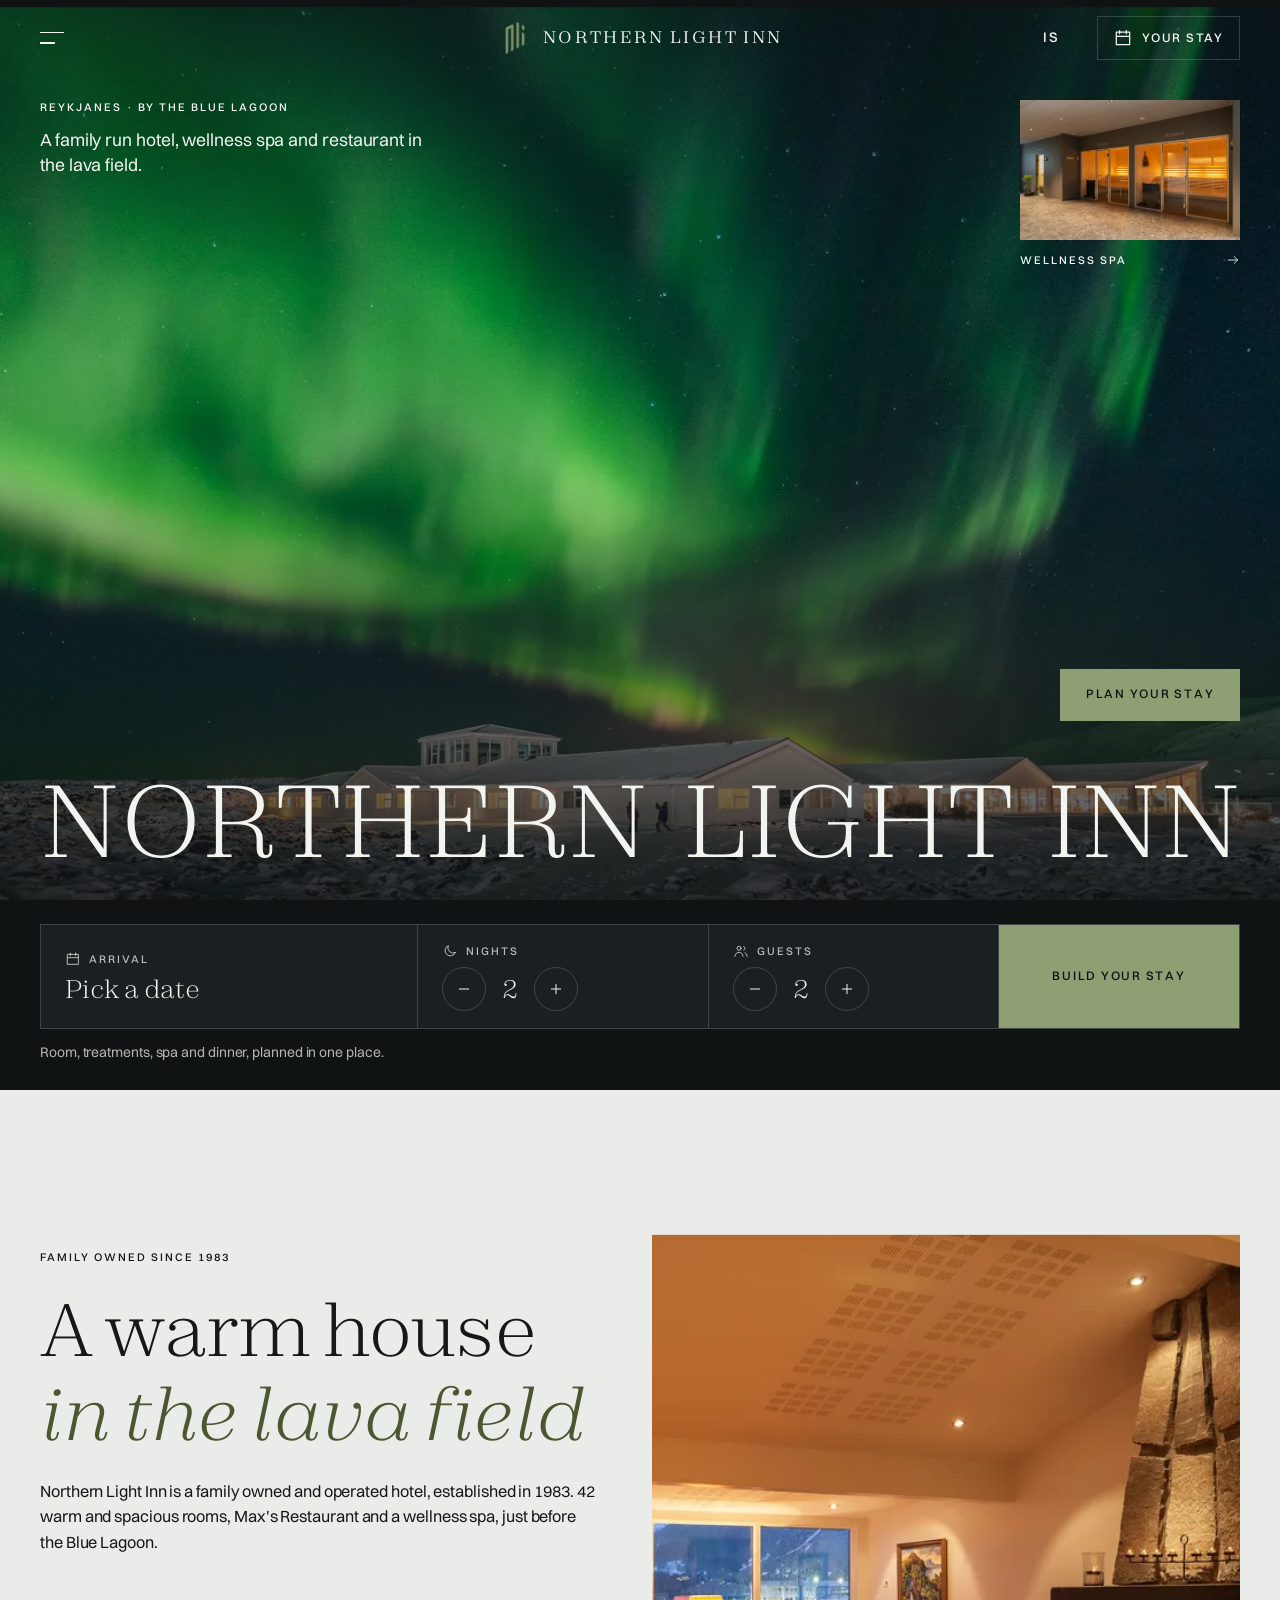
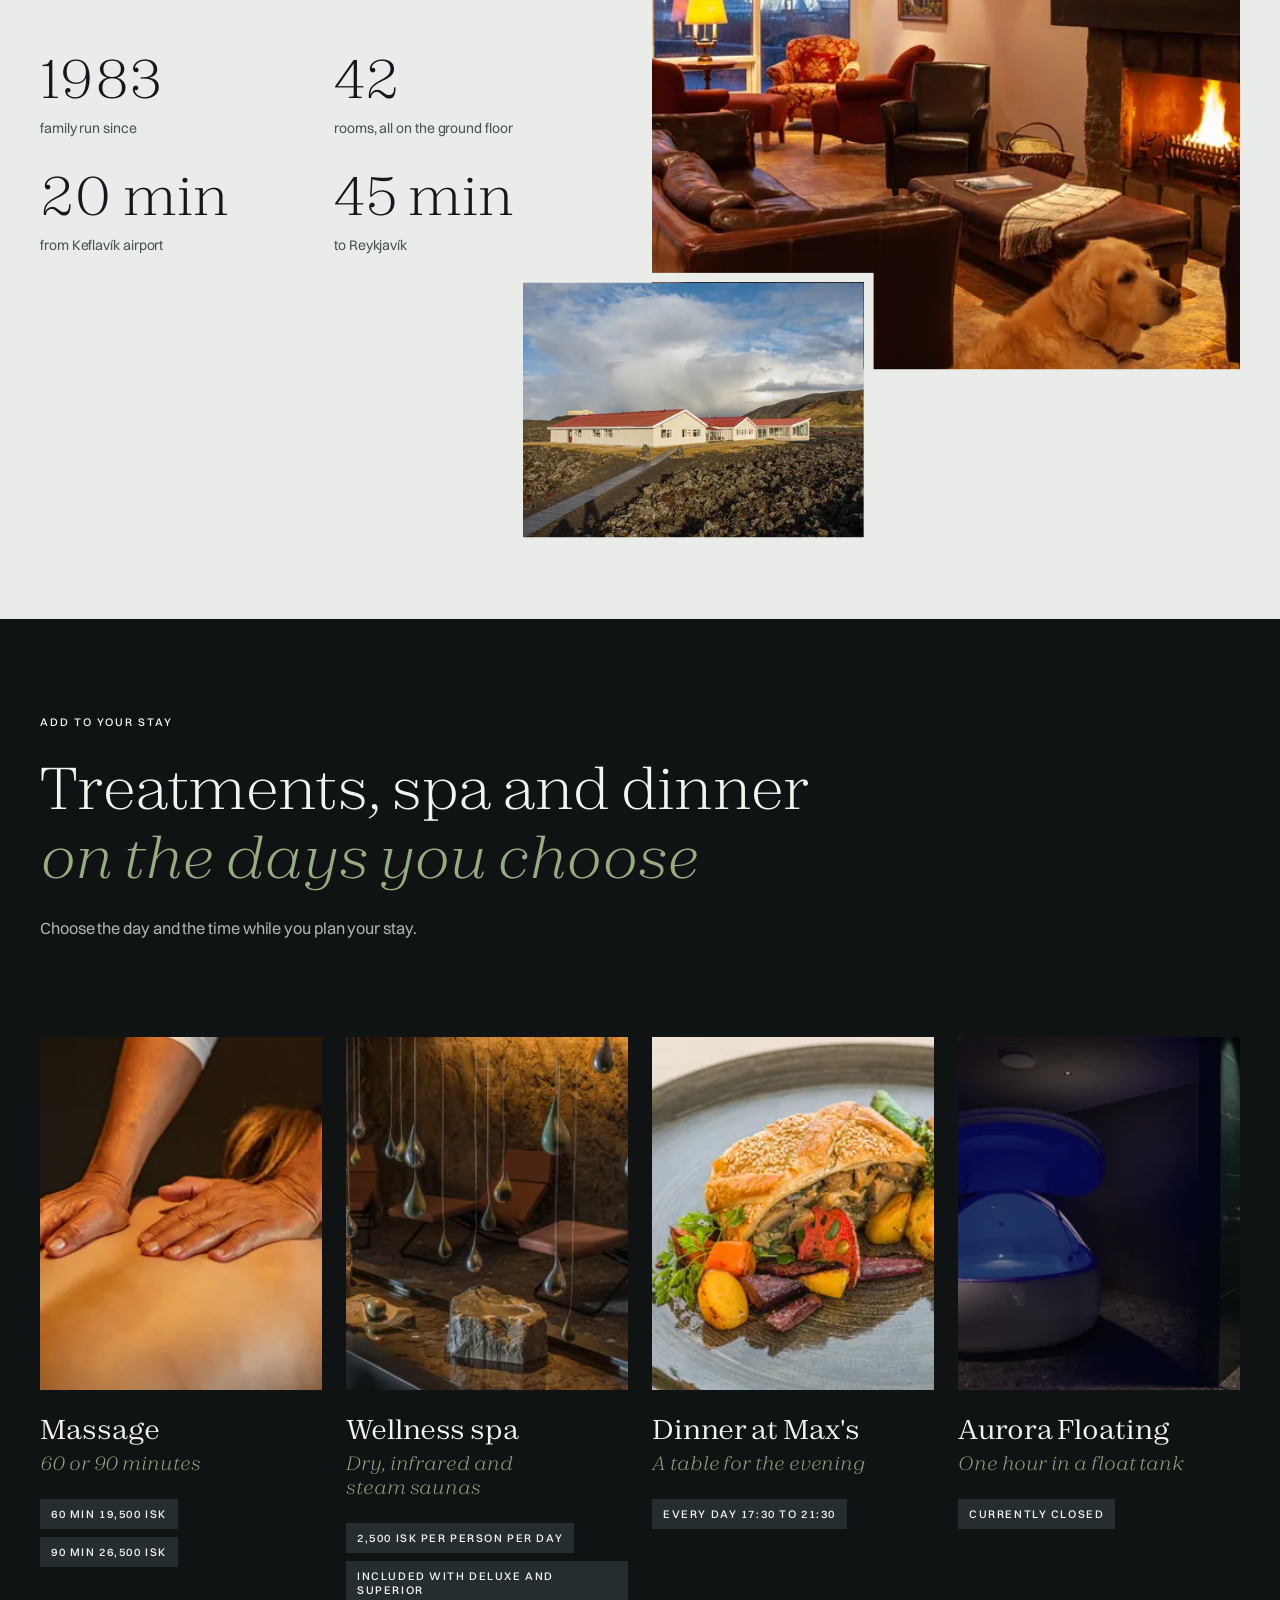
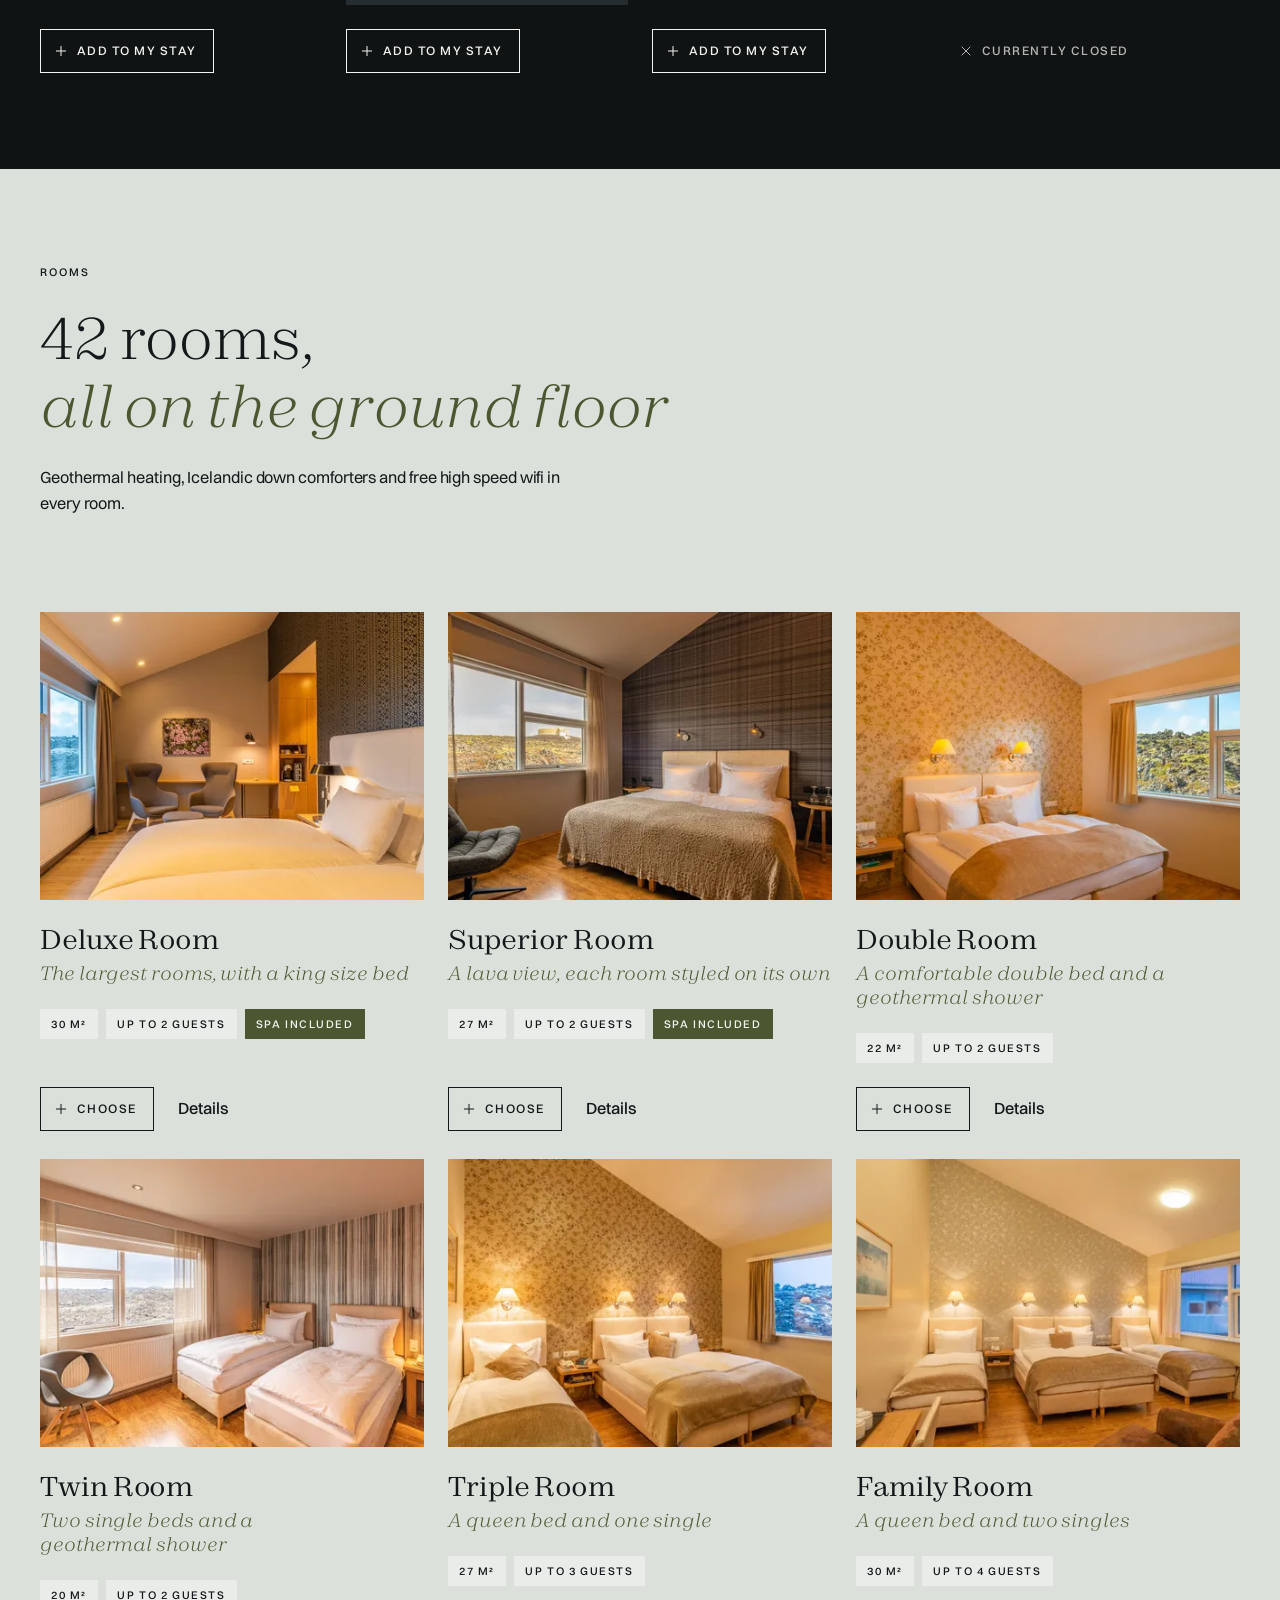
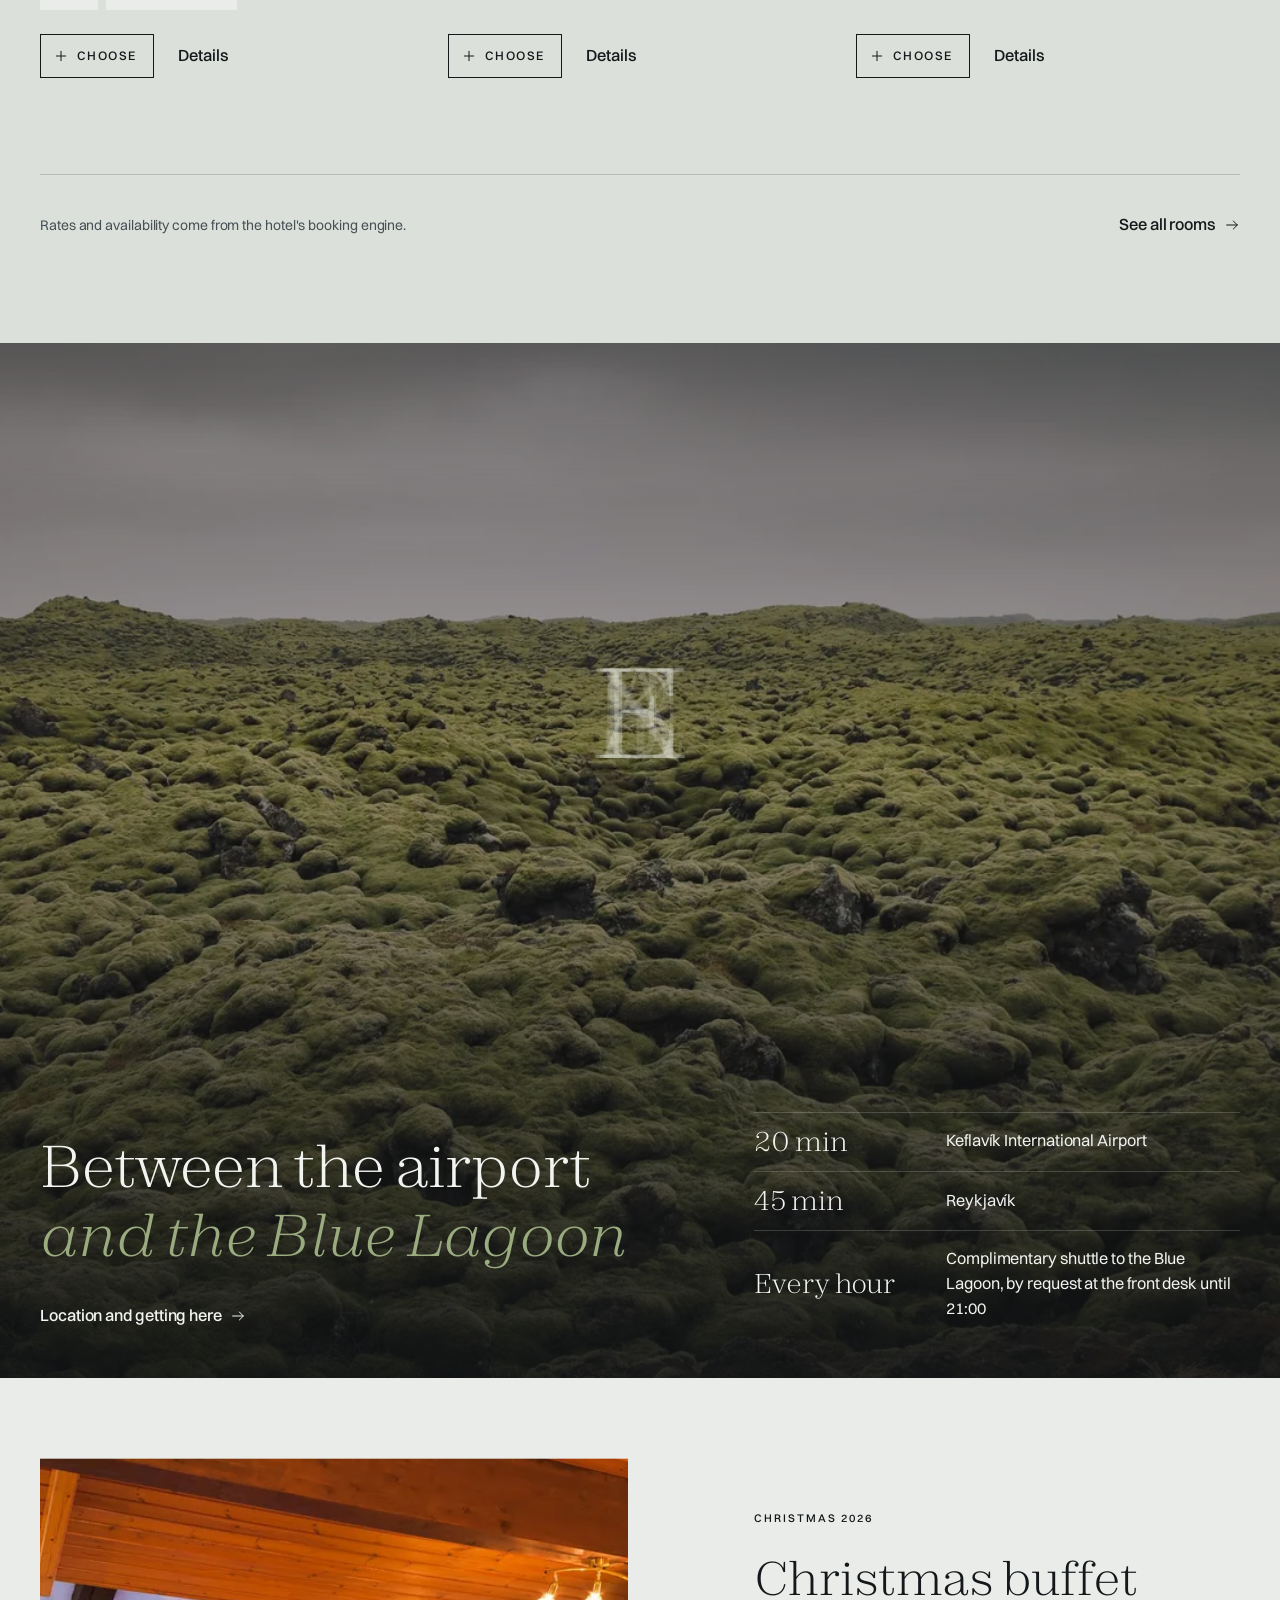
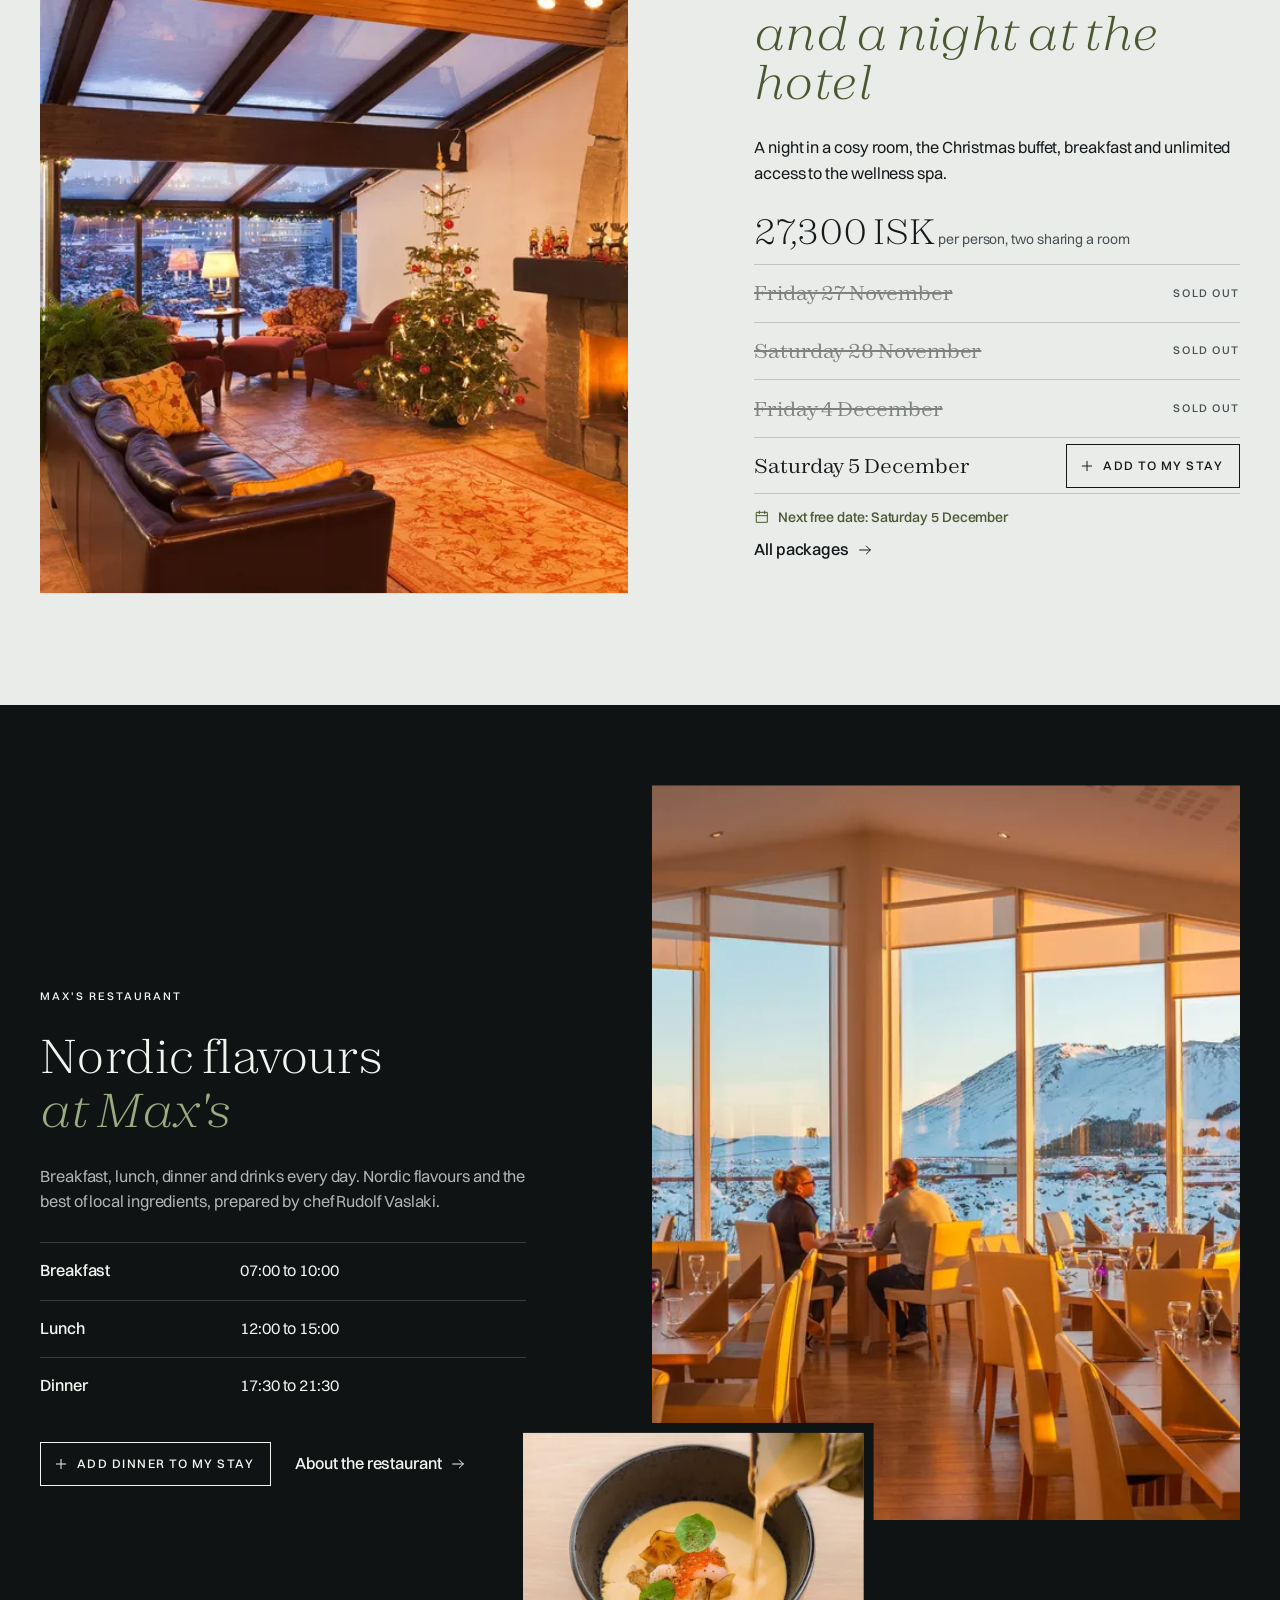
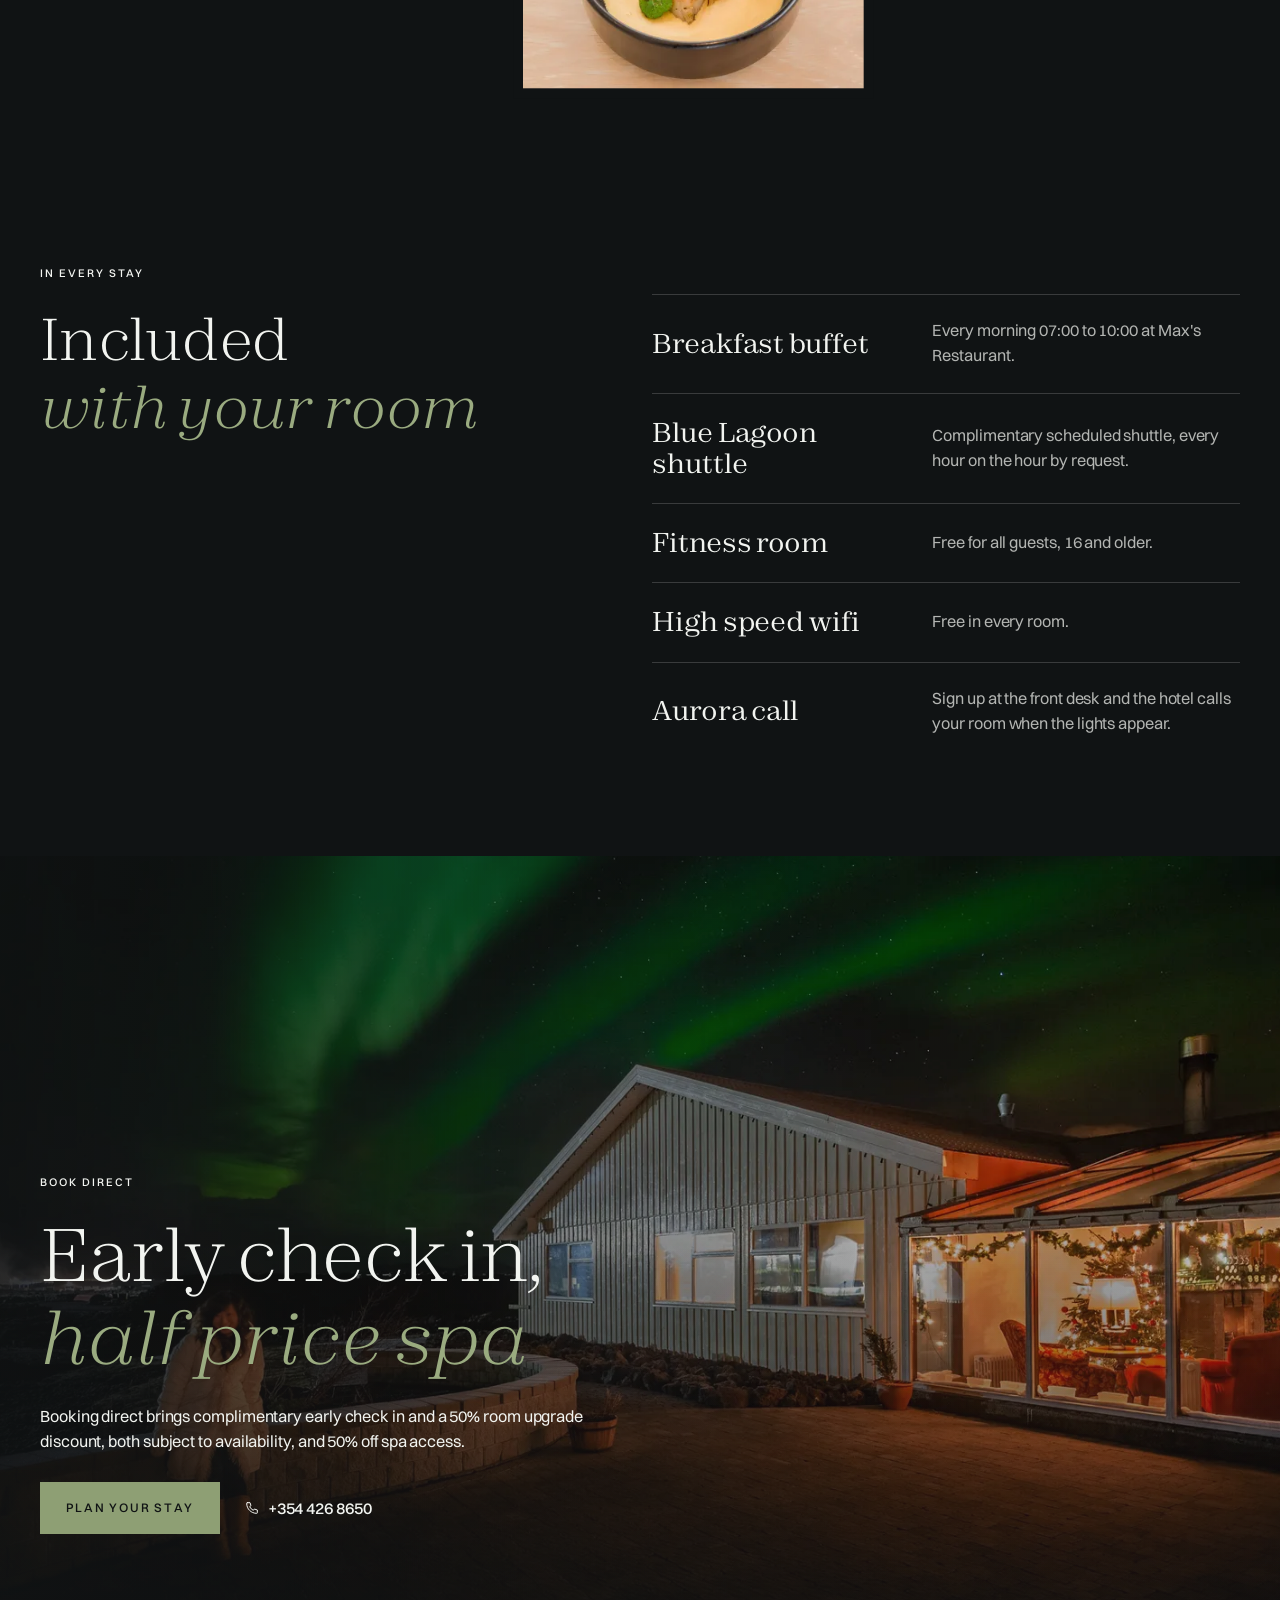
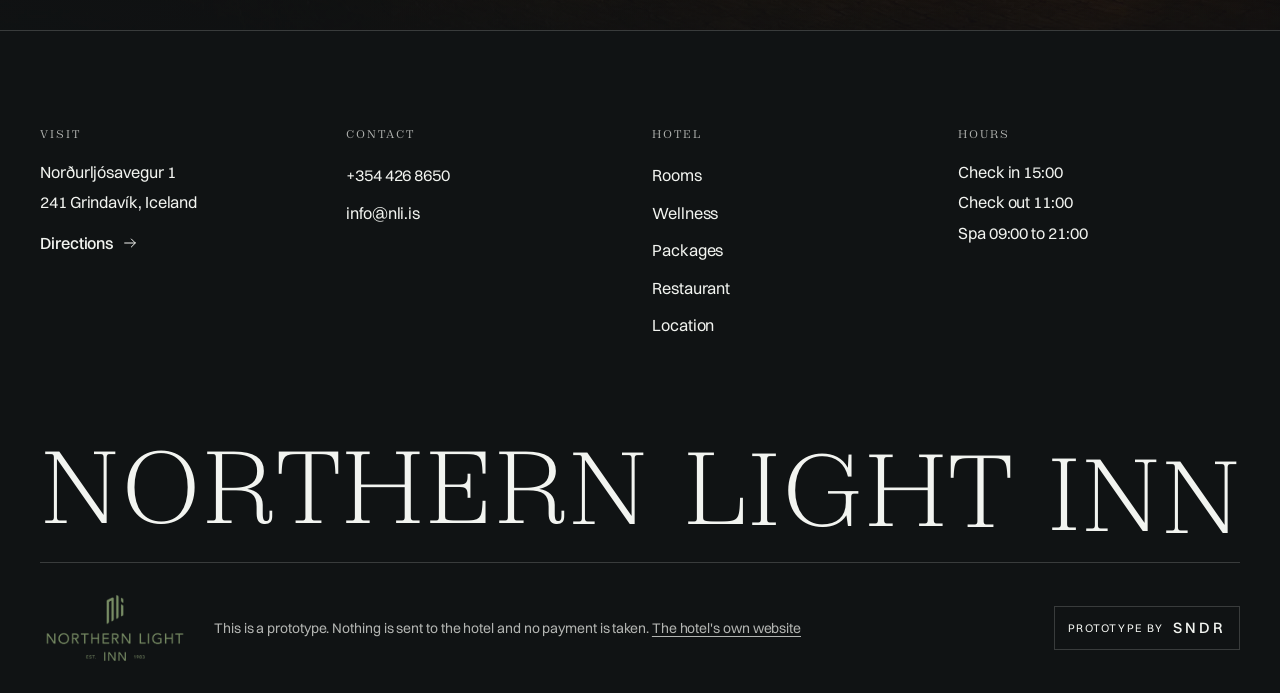
<file: index.html>
<!doctype html><html lang="en"><head><meta charset="utf-8"><meta name="viewport" content="width=device-width, initial-scale=1, viewport-fit=cover"><meta name="robots" content="noindex, nofollow"><meta name="theme-color" content="#101314"><title>Northern Light Inn, family run hotel by the Blue Lagoon</title><meta name="description" content="A family run hotel, wellness spa and restaurant in the lava field by the Blue Lagoon. Plan the whole stay in one place: room, treatments, spa and dinner."><script>/* focus-guard: a focus ring only for people using a keyboard.

   The bug it ends: a menu, drawer or dialog opens and its FIRST link (or the dialog's close button)
   is outlined, as if it were selected. Cause: opening code calls first.focus(), or <dialog>.showModal()
   focuses the first control by itself. When nothing was focused before, the browser decides the ring is
   wanted. Safari never focuses a button on click and a touch tap never does either, so on iPhone,
   iPad and Safari the very first tap paints the ring. Chrome with a mouse hides it, which is why it
   passes the desktop check and then reappears on Sindri's phone.

   How: remember the last input kind on <html data-input="pointer|key"> and let focus-guard.css drop the
   ring while the last input was a pointer. Keyboard users keep every ring. Load before everything else
   (inline in <head>, ~400 bytes), no dependencies. Doc: _tools/focus-guard/README.md */
(function () {
  var root = document.documentElement;
  function set(v) { if (root.getAttribute('data-input') !== v) root.setAttribute('data-input', v); }
  addEventListener('pointerdown', function () { set('pointer'); }, true);
  addEventListener('keydown', function (e) {
    if (e.key === 'Shift' || e.key === 'Control' || e.key === 'Alt' || e.key === 'Meta') return;
    set('key');
  }, true);
})();
</script><link rel="icon" type="image/png" href="./favicon.png"><link rel="apple-touch-icon" href="./apple-touch-icon.png"><link rel="alternate" hreflang="en" href="./"><link rel="alternate" hreflang="is" href="./is/"><link rel="preload" href="./assets/fonts/Zodiak-Light.woff2" as="font" type="font/woff2" crossorigin><link rel="preload" href="./assets/fonts/Switzer-Regular.woff2" as="font" type="font/woff2" crossorigin><link rel="preload" as="image" type="image/webp" imagesrcset="./assets/img/hero-480.webp 480w, ./assets/img/hero-960.webp 960w, ./assets/img/hero-1440.webp 1440w, ./assets/img/hero-2160.webp 2160w" imagesizes="100vw"><link rel="stylesheet" href="./assets/css/base.css"><link rel="stylesheet" href="./assets/css/site.css"><link rel="stylesheet" href="./assets/css/stay.css"><script>window.NLI={"lang":"en","locale":"en-GB","dates":{"wd":["Sun","Mon","Tue","Wed","Thu","Fri","Sat"],"wdLong":["Sunday","Monday","Tuesday","Wednesday","Thursday","Friday","Saturday"],"mo":["Jan","Feb","Mar","Apr","May","Jun","Jul","Aug","Sep","Oct","Nov","Dec"],"moLong":["January","February","March","April","May","June","July","August","September","October","November","December"],"narrow":["M","T","W","T","F","S","S"],"dot":""},"t":{"step1":"Nights","step2":"Days","step3":"Deposit","s1Title":"When are you coming?","s2Title":"Add to each day","s3Title":"Your stay","pickArrival":"Pick your arrival day","to":"to","nights":"Nights","night":"night","guests":"Guests","guestsShort":"guests","guestOne":"guest","room":"Room","roomAny":"Room chosen in the booking engine","roomRate":"Rate from the booking engine","engineNote":"Room rates and availability come from the hotel's booking engine. In this prototype the room is not reserved.","fewer":"Fewer","more":"More","prevMonth":"Previous month","nextMonth":"Next month","arrivalDay":"Arrival","departureDay":"Departure","day":"Day","addTo":"Add to","time":"Time","sample":"sample","taken":"taken","forGuests":"For how many?","cancel":"Cancel","add":"Add","remove":"Remove","closedShort":"Closed","includedShort":"Included","pendingNote":"{item} is added once you have picked your dates.","next1":"Add to your days","next2":"Review","pay":"Pay deposit","back":"Back","itemOne":"item","itemMany":"items","noItems":"Nothing added yet","extrasTotal":"Treatments and extras","depositToday":"Deposit today","atHotel":"Paid at the hotel","name":"Name","email":"Email","depositNote":"Prototype: no payment is taken and nothing is sent. The deposit share is an example.","nothingAdded":"No treatments or extras added.","doneTitle":"This is a prototype","doneBody":"Nothing was sent to the hotel, nothing was saved and no payment was taken. On the finished site this step takes the deposit and the hotel receives the plan below.","doneRoom":"Rooms stay in the hotel's booking engine.","openEngine":"Open the booking engine","startOver":"Start over","close":"Close","pickDate":"Pick a date","tableOnly":"Table","free":"Pay at the restaurant","title":"Your stay","soldOut":"Sold out"},"depositRate":0.2,"maxGuests":4,"bookUrl":"https://www.simplebooking.it/ibe2/hotel/5333?lang=EN&cur=ISK","rooms":[{"id":"deluxe","name":"Deluxe Room","max":2,"meta":"30 m² · King bed or two singles"},{"id":"superior","name":"Superior Room","max":2,"meta":"27 m² · Queen bed or two singles"},{"id":"double","name":"Double Room","max":2,"meta":"22 m² · One bed, 180 cm"},{"id":"twin","name":"Twin Room","max":2,"meta":"20 m² · Two single beds"},{"id":"triple","name":"Triple Room","max":3,"meta":"27 m² · Queen bed and a single"},{"id":"family","name":"Family Room","max":4,"meta":"30 m² · Queen bed and two singles"}],"extras":[{"id":"massage","icon":"massage","name":"Massage","short":"Massage","note":"","times":["10:00","11:30","14:00","15:30","17:00","18:30"],"options":[{"id":"60","label":"60 min","price":19500},{"id":"90","label":"90 min","price":26500}]},{"id":"reiki","icon":"spa","name":"Reiki","short":"Reiki","note":"60 min","times":["10:00","11:30","14:00","15:30","17:00"],"options":[{"id":"reiki","label":"Reiki healing","price":19500},{"id":"epe","label":"Reiki and EPE","price":19500}]},{"id":"recovery","icon":"clock","name":"Recovery","short":"Recovery","note":"","times":["09:30","11:00","13:00","15:00","17:00","19:00"],"options":[{"id":"compression","label":"Compression, 25 min","price":3995},{"id":"blanket","label":"Sauna blanket, 45 min","price":5995}]},{"id":"spa","icon":"moon","name":"Wellness spa","short":"Spa","note":"Open 09:00 to 21:00","times":[],"perPerson":true,"includedRooms":["deluxe","superior"],"options":[{"id":"day","label":"Day access","price":2500}]},{"id":"dinner","icon":"dinner","name":"Dinner at Max's","short":"Dinner","note":"Table only, you pay at the restaurant","times":["17:30","18:00","18:30","19:00","19:30","20:00","20:30","21:00"],"perPerson":true,"options":[{"id":"table","label":"Table","price":0}]},{"id":"floating","icon":"floating","name":"Aurora Floating","short":"Floating","closed":true,"closedNote":"Aurora Floating is currently closed.","times":[],"options":[{"id":"60","label":"60 min","price":7000}]}],"packages":[{"id":"dekur","name":"Dekurdvöl","nights":1,"maxGuests":2,"dates":[{"date":"2026-11-27","sold":true},{"date":"2026-11-28","sold":true},{"date":"2026-12-04","sold":true},{"date":"2026-12-05","sold":false}],"rules":[{"room":"deluxe","guests":1,"price":48700},{"room":"deluxe","price":32300,"pp":true},{"guests":1,"price":38700},{"price":27300,"pp":true}]},{"id":"prjono","name":"Prjónahelgi","nights":2,"minGuests":2,"dates":[{"date":"2027-04-16","sold":false}],"rules":[{"room":"deluxe","price":54490,"pp":true},{"guests":4,"price":39990,"pp":true},{"guests":3,"price":41990,"pp":true},{"price":46990,"pp":true}]}]}</script><script defer src="./assets/vendor/gsap.min.js"></script><script defer src="./assets/vendor/ScrollTrigger.min.js"></script><script defer src="./assets/vendor/CustomEase.min.js"></script><script type="module" src="./assets/js/main.js"></script></head><body class="page-home"><a class="skip-link" href="#main">Skip to content</a><header class="site-header">
 <button type="button" class="menu-toggle" aria-controls="menu-panel" aria-expanded="false" aria-haspopup="dialog" aria-label="Menu"><span class="burger" aria-hidden="true"><i></i><i></i></span></button>
 <a class="brand" href="./" aria-label="Northern Light Inn, home"><img src="./assets/logo/icon.png" width="40" height="40" alt=""><span class="brand-word" translate="no" aria-hidden="true"><i>N</i><i>o</i><i>r</i><i>t</i><i>h</i><i>e</i><i>r</i><i>n</i><i>&nbsp;</i><i>L</i><i>i</i><i>g</i><i>h</i><i>t</i><i>&nbsp;</i><i>I</i><i>n</i><i>n</i></span></a>
 <div class="header-right"><a class="lang" href="./is/" lang="is" hreflang="is" aria-label="Íslenska">IS</a><button type="button" class="btn-stay" data-stay-open aria-haspopup="dialog" aria-controls="stay-dialog"><svg class="icon" viewBox="0 0 24 24" width="20" height="20" fill="none" stroke="currentColor" stroke-width="1.5" stroke-linecap="round" stroke-linejoin="round" aria-hidden="true" ><rect x="4" y="5" width="16" height="15"/><path d="M4 10h16M8 3v4M16 3v4"/></svg><span>Your stay</span><b data-stay-count hidden></b></button></div>
</header>
<dialog class="menu-panel" id="menu-panel" aria-label="Menu" tabindex="-1">
 <div class="menu-curtain menu-curtain--lead" aria-hidden="true"></div><div class="menu-curtain" aria-hidden="true"></div>
 <div class="menu-top"><button type="button" class="menu-close" aria-label="Close"><span class="burger" aria-hidden="true"><i></i><i></i></span></button><a class="brand" href="./" aria-label="Northern Light Inn, home"><img src="./assets/logo/icon.png" width="40" height="40" alt=""><span class="brand-word" translate="no" aria-hidden="true"><i>N</i><i>o</i><i>r</i><i>t</i><i>h</i><i>e</i><i>r</i><i>n</i><i>&nbsp;</i><i>L</i><i>i</i><i>g</i><i>h</i><i>t</i><i>&nbsp;</i><i>I</i><i>n</i><i>n</i></span></a><span></span></div>
 <div class="menu-body">
  <nav aria-label="Main navigation"><a href="./rooms/" data-menu="rooms" ><span class="menu-num" aria-hidden="true">01</span><span class="menu-mask"><span class="menu-word">Rooms</span></span></a><a href="./wellness/" data-menu="wellness" ><span class="menu-num" aria-hidden="true">02</span><span class="menu-mask"><span class="menu-word">Wellness</span></span></a><a href="./packages/" data-menu="packages" ><span class="menu-num" aria-hidden="true">03</span><span class="menu-mask"><span class="menu-word">Packages</span></span></a><a href="./restaurant/" data-menu="restaurant" ><span class="menu-num" aria-hidden="true">04</span><span class="menu-mask"><span class="menu-word">Restaurant</span></span></a><a href="./location/" data-menu="location" ><span class="menu-num" aria-hidden="true">05</span><span class="menu-mask"><span class="menu-word">Location</span></span></a></nav>
  <div class="menu-photo" aria-hidden="true"><div class="menu-photo-frame"><div class="menu-shot is-on" data-shot="home"><picture><source type="image/webp" srcset="./assets/img/exterior-480.webp 480w, ./assets/img/exterior-960.webp 960w, ./assets/img/exterior-1440.webp 1440w, ./assets/img/exterior-2160.webp 2160w" sizes="(max-width:1023px) 1px, 34vw"><img src="./assets/img/exterior-960.jpg" srcset="./assets/img/exterior-480.jpg 480w, ./assets/img/exterior-960.jpg 960w, ./assets/img/exterior-1440.jpg 1440w, ./assets/img/exterior-2160.jpg 2160w" sizes="(max-width:1023px) 1px, 34vw" width="2500" height="1667" alt="" loading="lazy"  decoding="async"></picture></div><div class="menu-shot" data-shot="rooms"><picture><source type="image/webp" srcset="./assets/img/deluxe-480.webp 480w, ./assets/img/deluxe-960.webp 960w, ./assets/img/deluxe-1440.webp 1440w, ./assets/img/deluxe-2160.webp 2160w" sizes="(max-width:1023px) 1px, 34vw"><img src="./assets/img/deluxe-960.jpg" srcset="./assets/img/deluxe-480.jpg 480w, ./assets/img/deluxe-960.jpg 960w, ./assets/img/deluxe-1440.jpg 1440w, ./assets/img/deluxe-2160.jpg 2160w" sizes="(max-width:1023px) 1px, 34vw" width="2500" height="1667" alt="" loading="lazy"  decoding="async"></picture></div><div class="menu-shot" data-shot="wellness"><picture><source type="image/webp" srcset="./assets/img/sauna-480.webp 480w, ./assets/img/sauna-960.webp 960w, ./assets/img/sauna-1440.webp 1440w, ./assets/img/sauna-2160.webp 2160w" sizes="(max-width:1023px) 1px, 34vw"><img src="./assets/img/sauna-960.jpg" srcset="./assets/img/sauna-480.jpg 480w, ./assets/img/sauna-960.jpg 960w, ./assets/img/sauna-1440.jpg 1440w, ./assets/img/sauna-2160.jpg 2160w" sizes="(max-width:1023px) 1px, 34vw" width="2500" height="1667" alt="" loading="lazy"  decoding="async"></picture></div><div class="menu-shot" data-shot="packages"><picture><source type="image/webp" srcset="./assets/img/xmas-480.webp 480w, ./assets/img/xmas-960.webp 960w, ./assets/img/xmas-1440.webp 1440w, ./assets/img/xmas-2160.webp 2160w" sizes="(max-width:1023px) 1px, 34vw"><img src="./assets/img/xmas-960.jpg" srcset="./assets/img/xmas-480.jpg 480w, ./assets/img/xmas-960.jpg 960w, ./assets/img/xmas-1440.jpg 1440w, ./assets/img/xmas-2160.jpg 2160w" sizes="(max-width:1023px) 1px, 34vw" width="2500" height="1664" alt="" loading="lazy"  decoding="async"></picture></div><div class="menu-shot" data-shot="restaurant"><picture><source type="image/webp" srcset="./assets/img/restaurant-480.webp 480w, ./assets/img/restaurant-960.webp 960w, ./assets/img/restaurant-1440.webp 1440w, ./assets/img/restaurant-2160.webp 2160w" sizes="(max-width:1023px) 1px, 34vw"><img src="./assets/img/restaurant-960.jpg" srcset="./assets/img/restaurant-480.jpg 480w, ./assets/img/restaurant-960.jpg 960w, ./assets/img/restaurant-1440.jpg 1440w, ./assets/img/restaurant-2160.jpg 2160w" sizes="(max-width:1023px) 1px, 34vw" width="2500" height="1668" alt="" loading="lazy"  decoding="async"></picture></div><div class="menu-shot" data-shot="location"><picture><source type="image/webp" srcset="./assets/img/moss-480.webp 480w, ./assets/img/moss-960.webp 960w, ./assets/img/moss-1440.webp 1440w, ./assets/img/moss-2160.webp 2160w" sizes="(max-width:1023px) 1px, 34vw"><img src="./assets/img/moss-960.jpg" srcset="./assets/img/moss-480.jpg 480w, ./assets/img/moss-960.jpg 960w, ./assets/img/moss-1440.jpg 1440w, ./assets/img/moss-2160.jpg 2160w" sizes="(max-width:1023px) 1px, 34vw" width="2500" height="1667" alt="" loading="lazy"  decoding="async"></picture></div></div></div>
 </div>
 <div class="menu-foot"><p class="small">Norðurljósavegur 1 · 241 Grindavík</p><a href="tel:+3544268650">+354 426 8650</a><a href="mailto:info@nli.is">info@nli.is</a><a class="lang" href="./is/" lang="is" hreflang="is" aria-label="Íslenska">IS</a></div>
</dialog><main id="main">
<section class="hero" id="top" aria-labelledby="hero-title">
 <div class="hero-drift"><div class="hero-photo"><picture><source type="image/webp" srcset="./assets/img/hero-480.webp 480w, ./assets/img/hero-960.webp 960w, ./assets/img/hero-1440.webp 1440w, ./assets/img/hero-2160.webp 2160w" sizes="100vw"><img src="./assets/img/hero-960.jpg" srcset="./assets/img/hero-480.jpg 480w, ./assets/img/hero-960.jpg 960w, ./assets/img/hero-1440.jpg 1440w, ./assets/img/hero-2160.jpg 2160w" sizes="100vw" width="2500" height="1667" alt="Northern lights over Northern Light Inn in the snow covered lava field" loading="eager" fetchpriority="high" decoding="async"></picture></div></div><div class="hero-shade"></div>
 <div class="hero-intro"><p class="eyebrow">Reykjanes · By the Blue Lagoon</p><p class="hero-line">A family run hotel, wellness spa and restaurant in the lava field.</p></div>
 <a class="hero-thumb" href="./wellness/"><picture><source type="image/webp" srcset="./assets/img/thumb-480.webp 480w, ./assets/img/thumb-960.webp 960w, ./assets/img/thumb-1440.webp 1440w, ./assets/img/thumb-2160.webp 2160w" sizes="220px"><img src="./assets/img/thumb-960.jpg" srcset="./assets/img/thumb-480.jpg 480w, ./assets/img/thumb-960.jpg 960w, ./assets/img/thumb-1440.jpg 1440w, ./assets/img/thumb-2160.jpg 2160w" sizes="220px" width="2500" height="1667" alt="Saunas in the wellness spa" loading="lazy"  decoding="async"></picture><span class="eyebrow">Wellness spa<svg class="icon" viewBox="0 0 24 24" width="20" height="20" fill="none" stroke="currentColor" stroke-width="1.5" stroke-linecap="round" stroke-linejoin="round" aria-hidden="true" ><path d="M4 12h16M14 6l6 6-6 6"/></svg></span></a>
 <div class="hero-cta"><button type="button" class="btn-primary btn-primary--accent" data-stay-open aria-haspopup="dialog" aria-controls="stay-dialog" aria-label="Plan your stay"><span class="btn-label" aria-hidden="true"><span class="btn-letter" style="--i:0" data-char="P">P</span><span class="btn-letter" style="--i:1" data-char="l">l</span><span class="btn-letter" style="--i:2" data-char="a">a</span><span class="btn-letter" style="--i:3" data-char="n">n</span><span class="btn-letter" style="--i:4" data-char=" "> </span><span class="btn-letter" style="--i:5" data-char="y">y</span><span class="btn-letter" style="--i:6" data-char="o">o</span><span class="btn-letter" style="--i:7" data-char="u">u</span><span class="btn-letter" style="--i:8" data-char="r">r</span><span class="btn-letter" style="--i:9" data-char=" "> </span><span class="btn-letter" style="--i:10" data-char="s">s</span><span class="btn-letter" style="--i:11" data-char="t">t</span><span class="btn-letter" style="--i:12" data-char="a">a</span><span class="btn-letter" style="--i:13" data-char="y">y</span></span></button></div>
 <div class="wordmark-drift"><h1 class="wordmark" id="hero-title" aria-label="Northern Light Inn" translate="no"><span class="fit-line fit-wide" aria-hidden="true"><span>N</span><span>O</span><span>R</span><span>T</span><span>H</span><span>E</span><span>R</span><span>N</span><span class="sp">&nbsp;</span><span>L</span><span>I</span><span>G</span><span>H</span><span>T</span><span class="sp">&nbsp;</span><span>I</span><span>N</span><span>N</span></span><span class="fit-line fit-narrow" aria-hidden="true"><span>N</span><span>O</span><span>R</span><span>T</span><span>H</span><span>E</span><span>R</span><span>N</span></span><span class="fit-line fit-narrow" aria-hidden="true"><span>L</span><span>I</span><span>G</span><span>H</span><span>T</span><span class="sp">&nbsp;</span><span>I</span><span>N</span><span>N</span></span></h1></div>
</section>
<section class="starter-band" aria-label="Your stay"><div class="wrap"><div class="reveal"><div class="starter" data-rise>
 <button type="button" class="starter-cell starter-date" data-stay-open aria-haspopup="dialog" aria-controls="stay-dialog" data-stay-step="1"><span class="eyebrow"><svg class="icon" viewBox="0 0 24 24" width="20" height="20" fill="none" stroke="currentColor" stroke-width="1.5" stroke-linecap="round" stroke-linejoin="round" aria-hidden="true" ><rect x="4" y="5" width="16" height="15"/><path d="M4 10h16M8 3v4M16 3v4"/></svg>Arrival</span><b data-starter-arrival>Pick a date</b></button>
 <div class="starter-cell" data-starter="nights"><span class="eyebrow"><svg class="icon" viewBox="0 0 24 24" width="20" height="20" fill="none" stroke="currentColor" stroke-width="1.5" stroke-linecap="round" stroke-linejoin="round" aria-hidden="true" ><path d="M20 14.5A8 8 0 0 1 9.5 4 8 8 0 1 0 20 14.5z"/></svg>Nights</span><div class="stepper"><button type="button" class="step-btn" data-starter-step="-1" aria-label="Fewer Nights"><svg class="icon" viewBox="0 0 24 24" width="20" height="20" fill="none" stroke="currentColor" stroke-width="1.5" stroke-linecap="round" stroke-linejoin="round" aria-hidden="true" ><path d="M5 12h14"/></svg></button><output aria-live="polite">2</output><button type="button" class="step-btn" data-starter-step="1" aria-label="More Nights"><svg class="icon" viewBox="0 0 24 24" width="20" height="20" fill="none" stroke="currentColor" stroke-width="1.5" stroke-linecap="round" stroke-linejoin="round" aria-hidden="true" ><path d="M12 5v14M5 12h14"/></svg></button></div></div>
 <div class="starter-cell" data-starter="guests"><span class="eyebrow"><svg class="icon" viewBox="0 0 24 24" width="20" height="20" fill="none" stroke="currentColor" stroke-width="1.5" stroke-linecap="round" stroke-linejoin="round" aria-hidden="true" ><circle cx="9" cy="8" r="3"/><path d="M3 20c0-3.3 2.7-6 6-6s6 2.7 6 6"/><path d="M16 5.2a3 3 0 0 1 0 5.6M18 14.5c1.8.9 3 2.9 3 5.5"/></svg>Guests</span><div class="stepper"><button type="button" class="step-btn" data-starter-step="-1" aria-label="Fewer Guests"><svg class="icon" viewBox="0 0 24 24" width="20" height="20" fill="none" stroke="currentColor" stroke-width="1.5" stroke-linecap="round" stroke-linejoin="round" aria-hidden="true" ><path d="M5 12h14"/></svg></button><output aria-live="polite">2</output><button type="button" class="step-btn" data-starter-step="1" aria-label="More Guests"><svg class="icon" viewBox="0 0 24 24" width="20" height="20" fill="none" stroke="currentColor" stroke-width="1.5" stroke-linecap="round" stroke-linejoin="round" aria-hidden="true" ><path d="M12 5v14M5 12h14"/></svg></button></div></div>
 <div class="starter-cell starter-go"><button type="button" class="btn-primary btn-primary--accent" data-stay-open aria-haspopup="dialog" aria-controls="stay-dialog" data-stay-step="2" aria-label="Build your stay"><span class="btn-label" aria-hidden="true"><span class="btn-letter" style="--i:0" data-char="B">B</span><span class="btn-letter" style="--i:1" data-char="u">u</span><span class="btn-letter" style="--i:2" data-char="i">i</span><span class="btn-letter" style="--i:3" data-char="l">l</span><span class="btn-letter" style="--i:4" data-char="d">d</span><span class="btn-letter" style="--i:5" data-char=" "> </span><span class="btn-letter" style="--i:6" data-char="y">y</span><span class="btn-letter" style="--i:7" data-char="o">o</span><span class="btn-letter" style="--i:8" data-char="u">u</span><span class="btn-letter" style="--i:9" data-char="r">r</span><span class="btn-letter" style="--i:10" data-char=" "> </span><span class="btn-letter" style="--i:11" data-char="s">s</span><span class="btn-letter" style="--i:12" data-char="t">t</span><span class="btn-letter" style="--i:13" data-char="a">a</span><span class="btn-letter" style="--i:14" data-char="y">y</span></span></button></div>
</div></div><p class="starter-note small muted">Room, treatments, spa and dinner, planned in one place.</p></div></section>
<section class="intro on-steam" id="hotel" aria-labelledby="intro-title"><div class="wrap intro-grid">
 <div class="intro-copy"><div class="reveal "><div data-rise><p class="eyebrow">Family owned since 1983</p></div></div><h2 data-heading id="intro-title" class="h1"><span class="line"><span>A warm house</span></span><span class="line"><em>in the lava field</em></span></h2><div class="reveal "><div data-rise><p>Northern Light Inn is a family owned and operated hotel, established in 1983. 42 warm and spacious rooms, Max's Restaurant and a wellness spa, just before the Blue Lagoon.</p></div></div>
  <div class="reveal "><div data-rise><dl class="facts"><div><dt>1983</dt><dd>family run since</dd></div><div><dt>42</dt><dd>rooms, all on the ground floor</dd></div><div><dt>20 min</dt><dd>from Keflavík airport</dd></div><div><dt>45 min</dt><dd>to Reykjavík</dd></div></dl></div></div></div>
 <div class="collage" data-sweep><div class="collage-large" data-drift="-3,3"><div class="photo-frame "><picture><source type="image/webp" srcset="./assets/img/lounge-480.webp 480w, ./assets/img/lounge-960.webp 960w, ./assets/img/lounge-1440.webp 1440w, ./assets/img/lounge-2160.webp 2160w" sizes="(max-width:767px) 90vw, 47vw"><img src="./assets/img/lounge-960.jpg" srcset="./assets/img/lounge-480.jpg 480w, ./assets/img/lounge-960.jpg 960w, ./assets/img/lounge-1440.jpg 1440w, ./assets/img/lounge-2160.jpg 2160w" sizes="(max-width:767px) 90vw, 47vw" width="2500" height="1667" alt="The lounge with the lava stone fireplace" loading="lazy"  decoding="async"></picture></div></div><div class="collage-small" data-drift="8,-8"><div class="photo-frame "><picture><source type="image/webp" srcset="./assets/img/exterior-480.webp 480w, ./assets/img/exterior-960.webp 960w, ./assets/img/exterior-1440.webp 1440w, ./assets/img/exterior-2160.webp 2160w" sizes="(max-width:767px) 56vw, 30vw"><img src="./assets/img/exterior-960.jpg" srcset="./assets/img/exterior-480.jpg 480w, ./assets/img/exterior-960.jpg 960w, ./assets/img/exterior-1440.jpg 1440w, ./assets/img/exterior-2160.jpg 2160w" sizes="(max-width:767px) 56vw, 30vw" width="2500" height="1667" alt="Northern Light Inn in the lava field" loading="lazy"  decoding="async"></picture></div></div></div>
</div></section>
<section class="extras" id="extras" aria-labelledby="extras-title"><div class="wrap">
 <div class="section-head"><div class="reveal "><div data-rise><p class="eyebrow">Add to your stay</p></div></div><h2 data-heading id="extras-title"><span class="line"><span>Treatments, spa and dinner</span></span><span class="line"><em>on the days you choose</em></span></h2><div class="reveal "><div data-rise><p class="muted">Choose the day and the time while you plan your stay.</p></div></div></div>
 <div class="card-grid card-grid--4 rail" data-cards><article class="card extra-card"><div class="card-media"><picture><source type="image/webp" srcset="./assets/img/massage-480.webp 480w, ./assets/img/massage-960.webp 960w, ./assets/img/massage-1440.webp 1440w, ./assets/img/massage-2160.webp 2160w" sizes="(max-width:767px) 82vw, (max-width:1023px) 46vw, 23vw"><img src="./assets/img/massage-960.jpg" srcset="./assets/img/massage-480.jpg 480w, ./assets/img/massage-960.jpg 960w, ./assets/img/massage-1440.jpg 1440w, ./assets/img/massage-2160.jpg 2160w" sizes="(max-width:767px) 82vw, (max-width:1023px) 46vw, 23vw" width="2500" height="1667" alt="Massage in the wellness spa" loading="lazy"  decoding="async"></picture></div><h3>Massage</h3><p class="card-tag">60 or 90 minutes</p><ul class="chip-row"><li class="chip">60 min 19,500 ISK</li><li class="chip">90 min 26,500 ISK</li></ul><div class="card-actions"><button type="button" class="btn-add " data-stay-open aria-haspopup="dialog" aria-controls="stay-dialog" data-stay-add="massage"><svg class="icon" viewBox="0 0 24 24" width="20" height="20" fill="none" stroke="currentColor" stroke-width="1.5" stroke-linecap="round" stroke-linejoin="round" aria-hidden="true" ><path d="M12 5v14M5 12h14"/></svg><span>Add to my stay</span></button></div></article><article class="card extra-card"><div class="card-media"><picture><source type="image/webp" srcset="./assets/img/tranquil-480.webp 480w, ./assets/img/tranquil-960.webp 960w, ./assets/img/tranquil-1440.webp 1440w, ./assets/img/tranquil-2160.webp 2160w" sizes="(max-width:767px) 82vw, (max-width:1023px) 46vw, 23vw"><img src="./assets/img/tranquil-960.jpg" srcset="./assets/img/tranquil-480.jpg 480w, ./assets/img/tranquil-960.jpg 960w, ./assets/img/tranquil-1440.jpg 1440w, ./assets/img/tranquil-2160.jpg 2160w" sizes="(max-width:767px) 82vw, (max-width:1023px) 46vw, 23vw" width="2500" height="1667" alt="The Tranquility Space in the wellness spa" loading="lazy"  decoding="async"></picture></div><h3>Wellness spa</h3><p class="card-tag">Dry, infrared and steam saunas</p><ul class="chip-row"><li class="chip">2,500 ISK per person per day</li><li class="chip">Included with Deluxe and Superior</li></ul><div class="card-actions"><button type="button" class="btn-add " data-stay-open aria-haspopup="dialog" aria-controls="stay-dialog" data-stay-add="spa"><svg class="icon" viewBox="0 0 24 24" width="20" height="20" fill="none" stroke="currentColor" stroke-width="1.5" stroke-linecap="round" stroke-linejoin="round" aria-hidden="true" ><path d="M12 5v14M5 12h14"/></svg><span>Add to my stay</span></button></div></article><article class="card extra-card"><div class="card-media"><picture><source type="image/webp" srcset="./assets/img/dish-480.webp 480w, ./assets/img/dish-960.webp 960w, ./assets/img/dish-1440.webp 1440w, ./assets/img/dish-2160.webp 2160w" sizes="(max-width:767px) 82vw, (max-width:1023px) 46vw, 23vw"><img src="./assets/img/dish-960.jpg" srcset="./assets/img/dish-480.jpg 480w, ./assets/img/dish-960.jpg 960w, ./assets/img/dish-1440.jpg 1440w, ./assets/img/dish-2160.jpg 2160w" sizes="(max-width:767px) 82vw, (max-width:1023px) 46vw, 23vw" width="2500" height="1667" alt="A dinner plate at Max's Restaurant" loading="lazy"  decoding="async"></picture></div><h3>Dinner at Max's</h3><p class="card-tag">A table for the evening</p><ul class="chip-row"><li class="chip">Every day 17:30 to 21:30</li></ul><div class="card-actions"><button type="button" class="btn-add " data-stay-open aria-haspopup="dialog" aria-controls="stay-dialog" data-stay-add="dinner"><svg class="icon" viewBox="0 0 24 24" width="20" height="20" fill="none" stroke="currentColor" stroke-width="1.5" stroke-linecap="round" stroke-linejoin="round" aria-hidden="true" ><path d="M12 5v14M5 12h14"/></svg><span>Add to my stay</span></button></div></article><article class="card extra-card is-closed"><div class="card-media"><picture><source type="image/webp" srcset="./assets/img/floating-480.webp 480w, ./assets/img/floating-960.webp 960w, ./assets/img/floating-1440.webp 1440w, ./assets/img/floating-2160.webp 2160w" sizes="(max-width:767px) 82vw, (max-width:1023px) 46vw, 23vw"><img src="./assets/img/floating-960.jpg" srcset="./assets/img/floating-480.jpg 480w, ./assets/img/floating-960.jpg 960w, ./assets/img/floating-1440.jpg 1440w, ./assets/img/floating-2160.jpg 2160w" sizes="(max-width:767px) 82vw, (max-width:1023px) 46vw, 23vw" width="2500" height="1668" alt="An Aurora Floating tank" loading="lazy"  decoding="async"></picture></div><h3>Aurora Floating</h3><p class="card-tag">One hour in a float tank</p><ul class="chip-row"><li class="chip">Currently closed</li></ul><div class="card-actions"><span class="state-closed"><svg class="icon" viewBox="0 0 24 24" width="20" height="20" fill="none" stroke="currentColor" stroke-width="1.5" stroke-linecap="round" stroke-linejoin="round" aria-hidden="true" ><path d="M6 6l12 12M18 6L6 18"/></svg>Currently closed</span></div></article></div>
</div></section>
<section class="rooms on-steam on-steam-2" id="rooms" aria-labelledby="rooms-title"><div class="wrap">
 <div class="section-head"><div class="reveal "><div data-rise><p class="eyebrow">Rooms</p></div></div><h2 data-heading id="rooms-title"><span class="line"><span>42 rooms,</span></span><span class="line"><em>all on the ground floor</em></span></h2><div class="reveal "><div data-rise><p>Geothermal heating, Icelandic down comforters and free high speed wifi in every room.</p></div></div></div>
 <div class="card-grid card-grid--3 rail" data-cards><article class="card room-card" id="room-deluxe"><a class="card-media" href="./rooms/#deluxe" tabindex="-1" aria-hidden="true"><picture><source type="image/webp" srcset="./assets/img/deluxe-480.webp 480w, ./assets/img/deluxe-960.webp 960w, ./assets/img/deluxe-1440.webp 1440w, ./assets/img/deluxe-2160.webp 2160w" sizes="(max-width:767px) 82vw, (max-width:1023px) 46vw, 31vw"><img src="./assets/img/deluxe-960.jpg" srcset="./assets/img/deluxe-480.jpg 480w, ./assets/img/deluxe-960.jpg 960w, ./assets/img/deluxe-1440.jpg 1440w, ./assets/img/deluxe-2160.jpg 2160w" sizes="(max-width:767px) 82vw, (max-width:1023px) 46vw, 31vw" width="2500" height="1667" alt="Deluxe Room" loading="lazy"  decoding="async"></picture></a><h3>Deluxe Room</h3><p class="card-tag">The largest rooms, with a king size bed</p><ul class="chip-row"><li class="chip">30 m²</li><li class="chip">Up to 2 guests</li><li class="chip chip--accent">Spa included</li></ul><div class="card-actions"><button type="button" class="btn-add " data-stay-room="deluxe" data-stay-open aria-haspopup="dialog" aria-controls="stay-dialog"><svg class="icon" viewBox="0 0 24 24" width="20" height="20" fill="none" stroke="currentColor" stroke-width="1.5" stroke-linecap="round" stroke-linejoin="round" aria-hidden="true" ><path d="M12 5v14M5 12h14"/></svg><span>Choose</span></button><a class="btn-text" href="./rooms/#deluxe">Details<span class="sr-only">: Deluxe Room</span></a></div></article><article class="card room-card" id="room-superior"><a class="card-media" href="./rooms/#superior" tabindex="-1" aria-hidden="true"><picture><source type="image/webp" srcset="./assets/img/superior-480.webp 480w, ./assets/img/superior-960.webp 960w, ./assets/img/superior-1440.webp 1440w, ./assets/img/superior-2160.webp 2160w" sizes="(max-width:767px) 82vw, (max-width:1023px) 46vw, 31vw"><img src="./assets/img/superior-960.jpg" srcset="./assets/img/superior-480.jpg 480w, ./assets/img/superior-960.jpg 960w, ./assets/img/superior-1440.jpg 1440w, ./assets/img/superior-2160.jpg 2160w" sizes="(max-width:767px) 82vw, (max-width:1023px) 46vw, 31vw" width="2500" height="1667" alt="Superior Room" loading="lazy"  decoding="async"></picture></a><h3>Superior Room</h3><p class="card-tag">A lava view, each room styled on its own</p><ul class="chip-row"><li class="chip">27 m²</li><li class="chip">Up to 2 guests</li><li class="chip chip--accent">Spa included</li></ul><div class="card-actions"><button type="button" class="btn-add " data-stay-room="superior" data-stay-open aria-haspopup="dialog" aria-controls="stay-dialog"><svg class="icon" viewBox="0 0 24 24" width="20" height="20" fill="none" stroke="currentColor" stroke-width="1.5" stroke-linecap="round" stroke-linejoin="round" aria-hidden="true" ><path d="M12 5v14M5 12h14"/></svg><span>Choose</span></button><a class="btn-text" href="./rooms/#superior">Details<span class="sr-only">: Superior Room</span></a></div></article><article class="card room-card" id="room-double"><a class="card-media" href="./rooms/#double" tabindex="-1" aria-hidden="true"><picture><source type="image/webp" srcset="./assets/img/double-480.webp 480w, ./assets/img/double-960.webp 960w, ./assets/img/double-1440.webp 1440w, ./assets/img/double-2160.webp 2160w" sizes="(max-width:767px) 82vw, (max-width:1023px) 46vw, 31vw"><img src="./assets/img/double-960.jpg" srcset="./assets/img/double-480.jpg 480w, ./assets/img/double-960.jpg 960w, ./assets/img/double-1440.jpg 1440w, ./assets/img/double-2160.jpg 2160w" sizes="(max-width:767px) 82vw, (max-width:1023px) 46vw, 31vw" width="2500" height="1667" alt="Double Room" loading="lazy"  decoding="async"></picture></a><h3>Double Room</h3><p class="card-tag">A comfortable double bed and a geothermal shower</p><ul class="chip-row"><li class="chip">22 m²</li><li class="chip">Up to 2 guests</li></ul><div class="card-actions"><button type="button" class="btn-add " data-stay-room="double" data-stay-open aria-haspopup="dialog" aria-controls="stay-dialog"><svg class="icon" viewBox="0 0 24 24" width="20" height="20" fill="none" stroke="currentColor" stroke-width="1.5" stroke-linecap="round" stroke-linejoin="round" aria-hidden="true" ><path d="M12 5v14M5 12h14"/></svg><span>Choose</span></button><a class="btn-text" href="./rooms/#double">Details<span class="sr-only">: Double Room</span></a></div></article><article class="card room-card" id="room-twin"><a class="card-media" href="./rooms/#twin" tabindex="-1" aria-hidden="true"><picture><source type="image/webp" srcset="./assets/img/twin-480.webp 480w, ./assets/img/twin-960.webp 960w, ./assets/img/twin-1440.webp 1440w, ./assets/img/twin-2160.webp 2160w" sizes="(max-width:767px) 82vw, (max-width:1023px) 46vw, 31vw"><img src="./assets/img/twin-960.jpg" srcset="./assets/img/twin-480.jpg 480w, ./assets/img/twin-960.jpg 960w, ./assets/img/twin-1440.jpg 1440w, ./assets/img/twin-2160.jpg 2160w" sizes="(max-width:767px) 82vw, (max-width:1023px) 46vw, 31vw" width="2500" height="1667" alt="Twin Room" loading="lazy"  decoding="async"></picture></a><h3>Twin Room</h3><p class="card-tag">Two single beds and a geothermal shower</p><ul class="chip-row"><li class="chip">20 m²</li><li class="chip">Up to 2 guests</li></ul><div class="card-actions"><button type="button" class="btn-add " data-stay-room="twin" data-stay-open aria-haspopup="dialog" aria-controls="stay-dialog"><svg class="icon" viewBox="0 0 24 24" width="20" height="20" fill="none" stroke="currentColor" stroke-width="1.5" stroke-linecap="round" stroke-linejoin="round" aria-hidden="true" ><path d="M12 5v14M5 12h14"/></svg><span>Choose</span></button><a class="btn-text" href="./rooms/#twin">Details<span class="sr-only">: Twin Room</span></a></div></article><article class="card room-card" id="room-triple"><a class="card-media" href="./rooms/#triple" tabindex="-1" aria-hidden="true"><picture><source type="image/webp" srcset="./assets/img/triple-480.webp 480w, ./assets/img/triple-960.webp 960w, ./assets/img/triple-1440.webp 1440w, ./assets/img/triple-2160.webp 2160w" sizes="(max-width:767px) 82vw, (max-width:1023px) 46vw, 31vw"><img src="./assets/img/triple-960.jpg" srcset="./assets/img/triple-480.jpg 480w, ./assets/img/triple-960.jpg 960w, ./assets/img/triple-1440.jpg 1440w, ./assets/img/triple-2160.jpg 2160w" sizes="(max-width:767px) 82vw, (max-width:1023px) 46vw, 31vw" width="2500" height="1667" alt="Triple Room" loading="lazy"  decoding="async"></picture></a><h3>Triple Room</h3><p class="card-tag">A queen bed and one single</p><ul class="chip-row"><li class="chip">27 m²</li><li class="chip">Up to 3 guests</li></ul><div class="card-actions"><button type="button" class="btn-add " data-stay-room="triple" data-stay-open aria-haspopup="dialog" aria-controls="stay-dialog"><svg class="icon" viewBox="0 0 24 24" width="20" height="20" fill="none" stroke="currentColor" stroke-width="1.5" stroke-linecap="round" stroke-linejoin="round" aria-hidden="true" ><path d="M12 5v14M5 12h14"/></svg><span>Choose</span></button><a class="btn-text" href="./rooms/#triple">Details<span class="sr-only">: Triple Room</span></a></div></article><article class="card room-card" id="room-family"><a class="card-media" href="./rooms/#family" tabindex="-1" aria-hidden="true"><picture><source type="image/webp" srcset="./assets/img/family-480.webp 480w, ./assets/img/family-960.webp 960w, ./assets/img/family-1440.webp 1440w, ./assets/img/family-2160.webp 2160w" sizes="(max-width:767px) 82vw, (max-width:1023px) 46vw, 31vw"><img src="./assets/img/family-960.jpg" srcset="./assets/img/family-480.jpg 480w, ./assets/img/family-960.jpg 960w, ./assets/img/family-1440.jpg 1440w, ./assets/img/family-2160.jpg 2160w" sizes="(max-width:767px) 82vw, (max-width:1023px) 46vw, 31vw" width="2500" height="1667" alt="Family Room" loading="lazy"  decoding="async"></picture></a><h3>Family Room</h3><p class="card-tag">A queen bed and two singles</p><ul class="chip-row"><li class="chip">30 m²</li><li class="chip">Up to 4 guests</li></ul><div class="card-actions"><button type="button" class="btn-add " data-stay-room="family" data-stay-open aria-haspopup="dialog" aria-controls="stay-dialog"><svg class="icon" viewBox="0 0 24 24" width="20" height="20" fill="none" stroke="currentColor" stroke-width="1.5" stroke-linecap="round" stroke-linejoin="round" aria-hidden="true" ><path d="M12 5v14M5 12h14"/></svg><span>Choose</span></button><a class="btn-text" href="./rooms/#family">Details<span class="sr-only">: Family Room</span></a></div></article></div>
 <div class="reveal "><div data-rise><div class="section-foot"><p class="small muted">Rates and availability come from the hotel's booking engine.</p><a class="btn-text " href="./rooms/" >See all rooms<svg class="icon" viewBox="0 0 24 24" width="20" height="20" fill="none" stroke="currentColor" stroke-width="1.5" stroke-linecap="round" stroke-linejoin="round" aria-hidden="true" ><path d="M4 12h16M14 6l6 6-6 6"/></svg></a></div></div></div>
</div></section>
<section class="place" id="place" aria-labelledby="place-title">
 <div class="place-photo" data-drift="-6,6"><picture><source type="image/webp" srcset="./assets/img/moss-480.webp 480w, ./assets/img/moss-960.webp 960w, ./assets/img/moss-1440.webp 1440w, ./assets/img/moss-2160.webp 2160w" sizes="100vw"><img src="./assets/img/moss-960.jpg" srcset="./assets/img/moss-480.jpg 480w, ./assets/img/moss-960.jpg 960w, ./assets/img/moss-1440.jpg 1440w, ./assets/img/moss-2160.jpg 2160w" sizes="100vw" width="2500" height="1667" alt="Moss covered lava field on Reykjanes" loading="lazy"  decoding="async"></picture></div><div class="place-shade"></div>
 <div class="spread-word wrap" role="img" aria-label="Reykjanes"><span aria-hidden="true">R</span><span aria-hidden="true">E</span><span aria-hidden="true">Y</span><span aria-hidden="true">K</span><span aria-hidden="true">J</span><span aria-hidden="true">A</span><span aria-hidden="true">N</span><span aria-hidden="true">E</span><span aria-hidden="true">S</span></div>
 <div class="wrap place-bottom"><div class="place-copy"><h2 data-heading id="place-title"><span class="line"><span>Between the airport</span></span><span class="line"><em>and the Blue Lagoon</em></span></h2><div class="reveal "><div data-rise><a class="btn-text " href="./location/" >Location and getting here<svg class="icon" viewBox="0 0 24 24" width="20" height="20" fill="none" stroke="currentColor" stroke-width="1.5" stroke-linecap="round" stroke-linejoin="round" aria-hidden="true" ><path d="M4 12h16M14 6l6 6-6 6"/></svg></a></div></div></div>
  <ul class="rows place-rows" data-rows><li class="row"><span class="row-rule" aria-hidden="true"></span><b class="row-num">20 min</b><span class="row-text">Keflavík International Airport</span></li><li class="row"><span class="row-rule" aria-hidden="true"></span><b class="row-num">45 min</b><span class="row-text">Reykjavík</span></li><li class="row"><span class="row-rule" aria-hidden="true"></span><b class="row-num">Every hour</b><span class="row-text">Complimentary shuttle to the Blue Lagoon, by request at the front desk until 21:00</span></li></ul></div>
</section>
<section class="packages-home on-steam" id="packages" aria-labelledby="pk-title"><div class="wrap split">
 <div class="split-media" data-sweep><div data-drift="-3,3"><div class="photo-frame "><picture><source type="image/webp" srcset="./assets/img/xmas-480.webp 480w, ./assets/img/xmas-960.webp 960w, ./assets/img/xmas-1440.webp 1440w, ./assets/img/xmas-2160.webp 2160w" sizes="(max-width:767px) 90vw, 47vw"><img src="./assets/img/xmas-960.jpg" srcset="./assets/img/xmas-480.jpg 480w, ./assets/img/xmas-960.jpg 960w, ./assets/img/xmas-1440.jpg 1440w, ./assets/img/xmas-2160.jpg 2160w" sizes="(max-width:767px) 90vw, 47vw" width="2500" height="1664" alt="The lounge at Christmas, with a tree beside the fireplace" loading="lazy"  decoding="async"></picture></div></div></div>
 <div class="split-copy"><div class="reveal "><div data-rise><p class="eyebrow">Christmas 2026</p></div></div><h2 data-heading id="pk-title"><span class="line"><span>Christmas buffet</span></span><span class="line"><em>and a night at the hotel</em></span></h2><div class="reveal "><div data-rise><p>A night in a cosy room, the Christmas buffet, breakfast and unlimited access to the wellness spa.</p></div></div>
  <div class="reveal "><div data-rise><p class="price-line"><b>27,300 ISK</b> <span class="small muted">per person, two sharing a room</span></p></div></div>
  <div class="reveal "><div data-rise><ul class="date-list"><li class="is-sold"><span>Friday 27 November</span><span class="date-state">Sold out</span></li><li class="is-sold"><span>Saturday 28 November</span><span class="date-state">Sold out</span></li><li class="is-sold"><span>Friday 4 December</span><span class="date-state">Sold out</span></li><li class=""><span>Saturday 5 December</span><button type="button" class="btn-add" data-stay-open aria-haspopup="dialog" aria-controls="stay-dialog" data-stay-add="package:dekur@2026-12-05"><svg class="icon" viewBox="0 0 24 24" width="20" height="20" fill="none" stroke="currentColor" stroke-width="1.5" stroke-linecap="round" stroke-linejoin="round" aria-hidden="true" ><path d="M12 5v14M5 12h14"/></svg><span>Add to my stay</span></button></li></ul><p class="next-free small"><svg class="icon" viewBox="0 0 24 24" width="20" height="20" fill="none" stroke="currentColor" stroke-width="1.5" stroke-linecap="round" stroke-linejoin="round" aria-hidden="true" ><rect x="4" y="5" width="16" height="15"/><path d="M4 10h16M8 3v4M16 3v4"/></svg><span>Next free date: Saturday 5 December</span></p></div></div><div class="reveal "><div data-rise><a class="btn-text " href="./packages/" >All packages<svg class="icon" viewBox="0 0 24 24" width="20" height="20" fill="none" stroke="currentColor" stroke-width="1.5" stroke-linecap="round" stroke-linejoin="round" aria-hidden="true" ><path d="M4 12h16M14 6l6 6-6 6"/></svg></a></div></div></div>
</div></section>
<section class="dining" id="restaurant" aria-labelledby="dining-title"><div class="wrap split split--flip">
 <div class="split-copy"><div class="reveal "><div data-rise><p class="eyebrow">Max's Restaurant</p></div></div><h2 data-heading id="dining-title"><span class="line"><span>Nordic flavours</span></span><span class="line"><em>at Max's</em></span></h2><div class="reveal "><div data-rise><p class="muted">Breakfast, lunch, dinner and drinks every day. Nordic flavours and the best of local ingredients, prepared by chef Rudolf Vaslaki.</p></div></div>
  <ul class="rows " data-rows><li class="row"><span class="row-rule" aria-hidden="true"></span><span class="row-name">Breakfast</span><span class="row-text">07:00 to 10:00</span></li><li class="row"><span class="row-rule" aria-hidden="true"></span><span class="row-name">Lunch</span><span class="row-text">12:00 to 15:00</span></li><li class="row"><span class="row-rule" aria-hidden="true"></span><span class="row-name">Dinner</span><span class="row-text">17:30 to 21:30</span></li></ul>
  <div class="reveal "><div data-rise><div class="actions"><button type="button" class="btn-add " data-stay-open aria-haspopup="dialog" aria-controls="stay-dialog" data-stay-add="dinner"><svg class="icon" viewBox="0 0 24 24" width="20" height="20" fill="none" stroke="currentColor" stroke-width="1.5" stroke-linecap="round" stroke-linejoin="round" aria-hidden="true" ><path d="M12 5v14M5 12h14"/></svg><span>Add dinner to my stay</span></button><a class="btn-text " href="./restaurant/" >About the restaurant<svg class="icon" viewBox="0 0 24 24" width="20" height="20" fill="none" stroke="currentColor" stroke-width="1.5" stroke-linecap="round" stroke-linejoin="round" aria-hidden="true" ><path d="M4 12h16M14 6l6 6-6 6"/></svg></a></div></div></div></div>
 <div class="collage collage--right" data-sweep><div class="collage-large" data-drift="-3,3"><div class="photo-frame "><picture><source type="image/webp" srcset="./assets/img/restaurant-480.webp 480w, ./assets/img/restaurant-960.webp 960w, ./assets/img/restaurant-1440.webp 1440w, ./assets/img/restaurant-2160.webp 2160w" sizes="(max-width:767px) 90vw, 47vw"><img src="./assets/img/restaurant-960.jpg" srcset="./assets/img/restaurant-480.jpg 480w, ./assets/img/restaurant-960.jpg 960w, ./assets/img/restaurant-1440.jpg 1440w, ./assets/img/restaurant-2160.jpg 2160w" sizes="(max-width:767px) 90vw, 47vw" width="2500" height="1668" alt="Max's Restaurant with a view over the lava field" loading="lazy"  decoding="async"></picture></div></div><div class="collage-small" data-drift="8,-8"><div class="photo-frame "><picture><source type="image/webp" srcset="./assets/img/soup-480.webp 480w, ./assets/img/soup-960.webp 960w, ./assets/img/soup-1440.webp 1440w, ./assets/img/soup-2160.webp 2160w" sizes="(max-width:767px) 56vw, 26vw"><img src="./assets/img/soup-960.jpg" srcset="./assets/img/soup-480.jpg 480w, ./assets/img/soup-960.jpg 960w, ./assets/img/soup-1440.jpg 1440w, ./assets/img/soup-2160.jpg 2160w" sizes="(max-width:767px) 56vw, 26vw" width="2500" height="1667" alt="Soup being poured at the table" loading="lazy"  decoding="async"></picture></div></div></div>
</div></section>
<section class="included" id="included" aria-labelledby="inc-title"><div class="wrap included-grid">
 <div class="section-head"><div class="reveal "><div data-rise><p class="eyebrow">In every stay</p></div></div><h2 data-heading id="inc-title"><span class="line"><span>Included</span></span><span class="line"><em>with your room</em></span></h2></div>
 <ul class="rows rows--big" data-rows><li class="row"><span class="row-rule" aria-hidden="true"></span><span class="row-title">Breakfast buffet</span><span class="row-text muted">Every morning 07:00 to 10:00 at Max's Restaurant.</span></li><li class="row"><span class="row-rule" aria-hidden="true"></span><span class="row-title">Blue Lagoon shuttle</span><span class="row-text muted">Complimentary scheduled shuttle, every hour on the hour by request.</span></li><li class="row"><span class="row-rule" aria-hidden="true"></span><span class="row-title">Fitness room</span><span class="row-text muted">Free for all guests, 16 and older.</span></li><li class="row"><span class="row-rule" aria-hidden="true"></span><span class="row-title">High speed wifi</span><span class="row-text muted">Free in every room.</span></li><li class="row"><span class="row-rule" aria-hidden="true"></span><span class="row-title">Aurora call</span><span class="row-text muted">Sign up at the front desk and the hotel calls your room when the lights appear.</span></li></ul>
</div></section>
<section class="band" aria-labelledby="band-title"><div class="band-photo" data-drift="-6,6"><picture><source type="image/webp" srcset="./assets/img/band-480.webp 480w, ./assets/img/band-960.webp 960w, ./assets/img/band-1440.webp 1440w, ./assets/img/band-2160.webp 2160w" sizes="100vw"><img src="./assets/img/band-960.jpg" srcset="./assets/img/band-480.jpg 480w, ./assets/img/band-960.jpg 960w, ./assets/img/band-1440.jpg 1440w, ./assets/img/band-2160.jpg 2160w" sizes="100vw" width="2500" height="1667" alt="Northern lights over the terrace at Northern Light Inn" loading="lazy"  decoding="async"></picture></div><div class="band-shade"></div>
 <div class="wrap band-copy"><div class="reveal "><div data-rise><p class="eyebrow">Book direct</p></div></div><h2 data-heading id="band-title" class="h1"><span class="line"><span>Early check in,</span></span><span class="line"><em>half price spa</em></span></h2><div class="reveal "><div data-rise><p>Booking direct brings complimentary early check in and a 50% room upgrade discount, both subject to availability, and 50% off spa access.</p></div></div><div class="reveal "><div data-rise><div class="actions"><button type="button" class="btn-primary btn-primary--accent" data-stay-open aria-haspopup="dialog" aria-controls="stay-dialog" aria-label="Plan your stay"><span class="btn-label" aria-hidden="true"><span class="btn-letter" style="--i:0" data-char="P">P</span><span class="btn-letter" style="--i:1" data-char="l">l</span><span class="btn-letter" style="--i:2" data-char="a">a</span><span class="btn-letter" style="--i:3" data-char="n">n</span><span class="btn-letter" style="--i:4" data-char=" "> </span><span class="btn-letter" style="--i:5" data-char="y">y</span><span class="btn-letter" style="--i:6" data-char="o">o</span><span class="btn-letter" style="--i:7" data-char="u">u</span><span class="btn-letter" style="--i:8" data-char="r">r</span><span class="btn-letter" style="--i:9" data-char=" "> </span><span class="btn-letter" style="--i:10" data-char="s">s</span><span class="btn-letter" style="--i:11" data-char="t">t</span><span class="btn-letter" style="--i:12" data-char="a">a</span><span class="btn-letter" style="--i:13" data-char="y">y</span></span></button><a class="btn-text" href="tel:+3544268650"><svg class="icon" viewBox="0 0 24 24" width="20" height="20" fill="none" stroke="currentColor" stroke-width="1.5" stroke-linecap="round" stroke-linejoin="round" aria-hidden="true" ><path d="M5 4h4l1.5 4.5-2 1.5a12 12 0 0 0 5.5 5.5l1.5-2L20 15v4a1 1 0 0 1-1 1C10.7 20 4 13.3 4 5a1 1 0 0 1 1-1z"/></svg>+354 426 8650</a></div></div></div></div>
</section></main><footer class="site-footer"><div class="wrap">
 <div class="footer-columns" data-cards>
  <div class="footer-column"><h2 class="eyebrow">Visit</h2><p>Norðurljósavegur 1</p><p>241 Grindavík, Iceland</p><a class="btn-text" href="https://www.google.com/maps/search/?api=1&amp;query=Northern+Light+Inn+Grindavik" target="_blank" rel="noopener">Directions<svg class="icon" viewBox="0 0 24 24" width="20" height="20" fill="none" stroke="currentColor" stroke-width="1.5" stroke-linecap="round" stroke-linejoin="round" aria-hidden="true" ><path d="M4 12h16M14 6l6 6-6 6"/></svg></a></div>
  <div class="footer-column"><h2 class="eyebrow">Contact</h2><a href="tel:+3544268650">+354 426 8650</a><a href="mailto:info@nli.is">info@nli.is</a></div>
  <nav class="footer-column" aria-label="Hotel"><h2 class="eyebrow">Hotel</h2><a href="./rooms/">Rooms</a><a href="./wellness/">Wellness</a><a href="./packages/">Packages</a><a href="./restaurant/">Restaurant</a><a href="./location/">Location</a></nav>
  <div class="footer-column"><h2 class="eyebrow">Hours</h2><p>Check in 15:00</p><p>Check out 11:00</p><p>Spa 09:00 to 21:00</p></div>
 </div>
 <div class="footer-wordmark" role="img" aria-label="Northern Light Inn"><span class="fit-line fit-wide" aria-hidden="true"><span>N</span><span>O</span><span>R</span><span>T</span><span>H</span><span>E</span><span>R</span><span>N</span><span class="sp">&nbsp;</span><span>L</span><span>I</span><span>G</span><span>H</span><span>T</span><span class="sp">&nbsp;</span><span>I</span><span>N</span><span>N</span></span><span class="fit-line fit-narrow" aria-hidden="true"><span>N</span><span>O</span><span>R</span><span>T</span><span>H</span><span>E</span><span>R</span><span>N</span></span><span class="fit-line fit-narrow" aria-hidden="true"><span>L</span><span>I</span><span>G</span><span>H</span><span>T</span><span class="sp">&nbsp;</span><span>I</span><span>N</span><span>N</span></span></div>
 <div class="footer-legal small"><img class="footer-logo" src="./assets/logo/full.png" width="720" height="393" alt="Northern Light Inn, est. 1983" loading="lazy"><p class="proto-note">This is a prototype. Nothing is sent to the hotel and no payment is taken. <a class="plain-link" href="https://www.nli.is" target="_blank" rel="noopener">The hotel's own website</a></p><a class="sndr-badge" href="https://sndrstudio.is" target="_blank" rel="noopener" aria-label="Prototype by SNDR Studio"><span>Prototype by</span><b>SNDR</b></a></div>
</div></footer><dialog class="stay-dialog" id="stay-dialog" aria-labelledby="stay-title" tabindex="-1">
 <div class="sheet-backdrop" aria-hidden="true"></div>
 <div class="stay-sheet on-steam" tabindex="-1" data-lenis-prevent>
  <div class="stay-top"><p class="eyebrow">Your stay</p><ol class="stay-steps"></ol><button type="button" class="stay-close icon-btn" aria-label="Close"><svg class="icon" viewBox="0 0 24 24" width="20" height="20" fill="none" stroke="currentColor" stroke-width="1.5" stroke-linecap="round" stroke-linejoin="round" aria-hidden="true" ><path d="M6 6l12 12M18 6L6 18"/></svg></button></div>
  <div class="stay-body"></div>
  <div class="stay-foot"></div>
 </div>
</dialog></body></html>
</file>
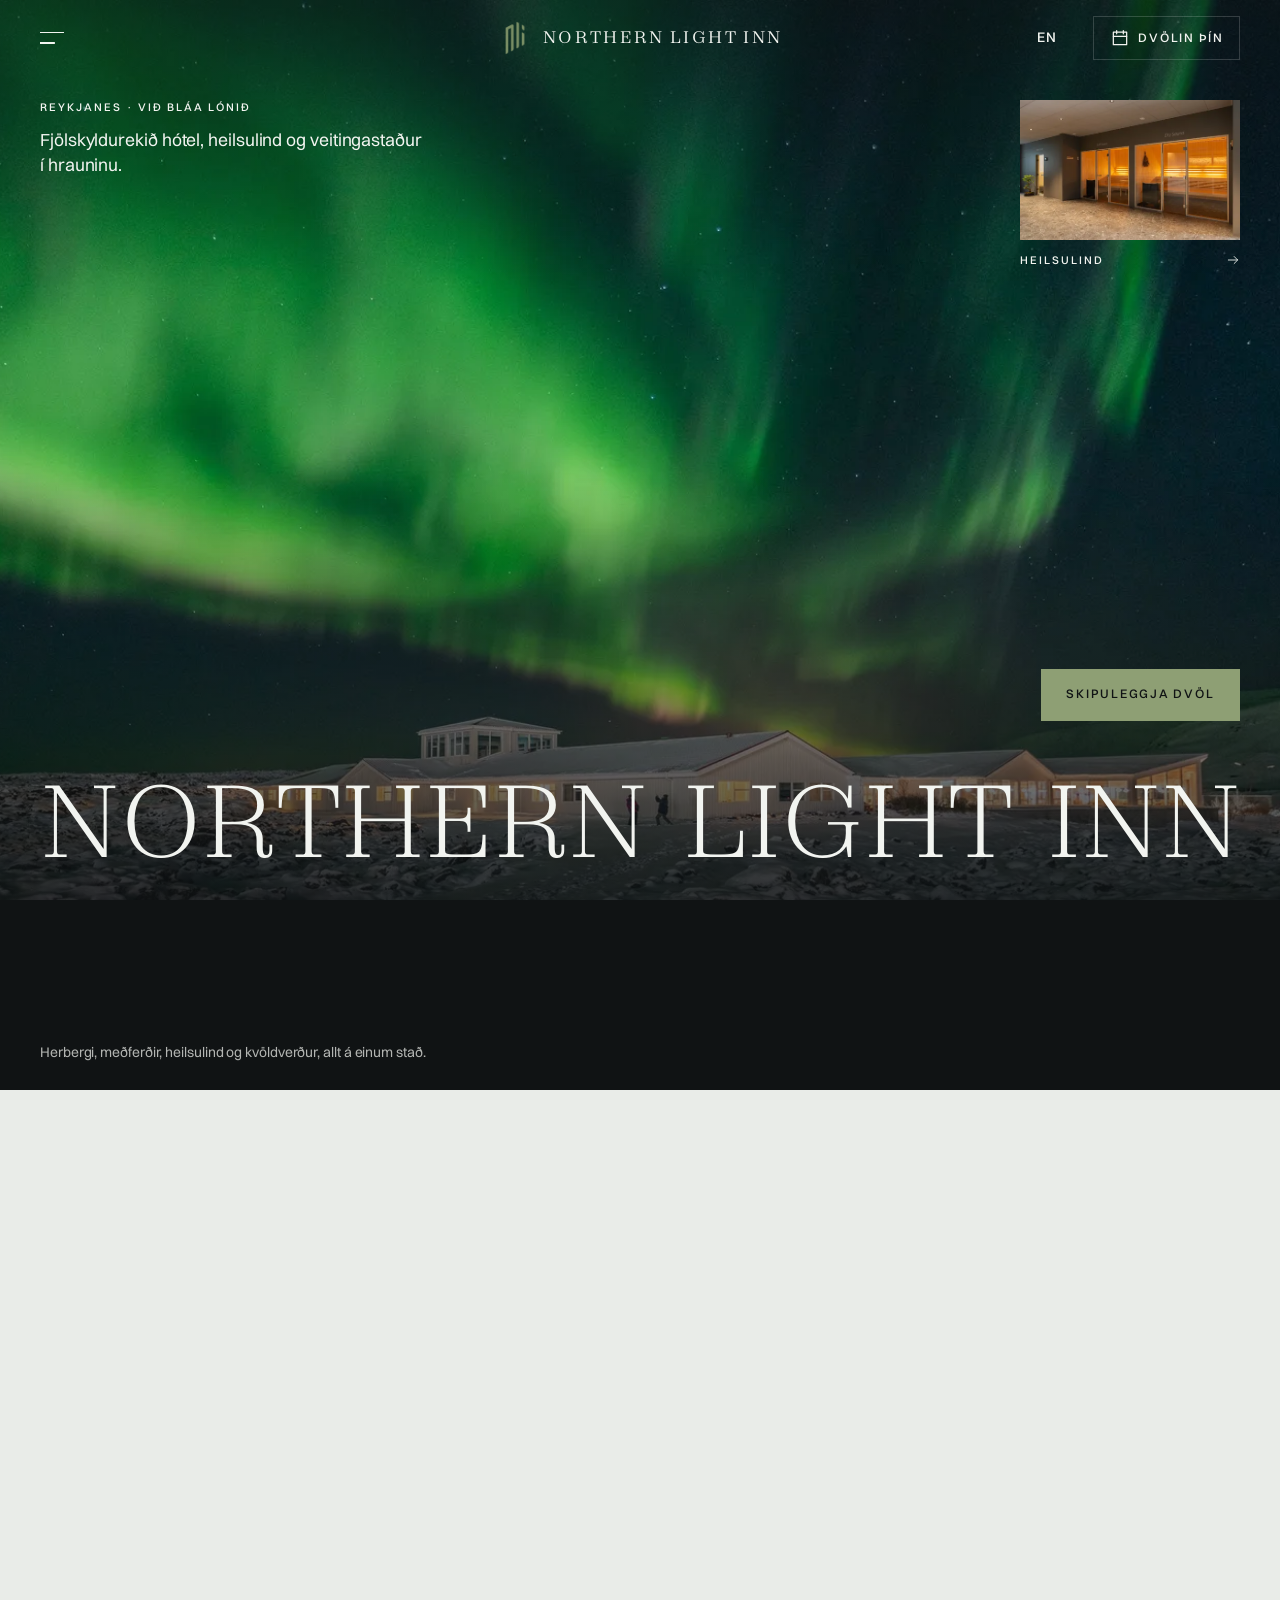
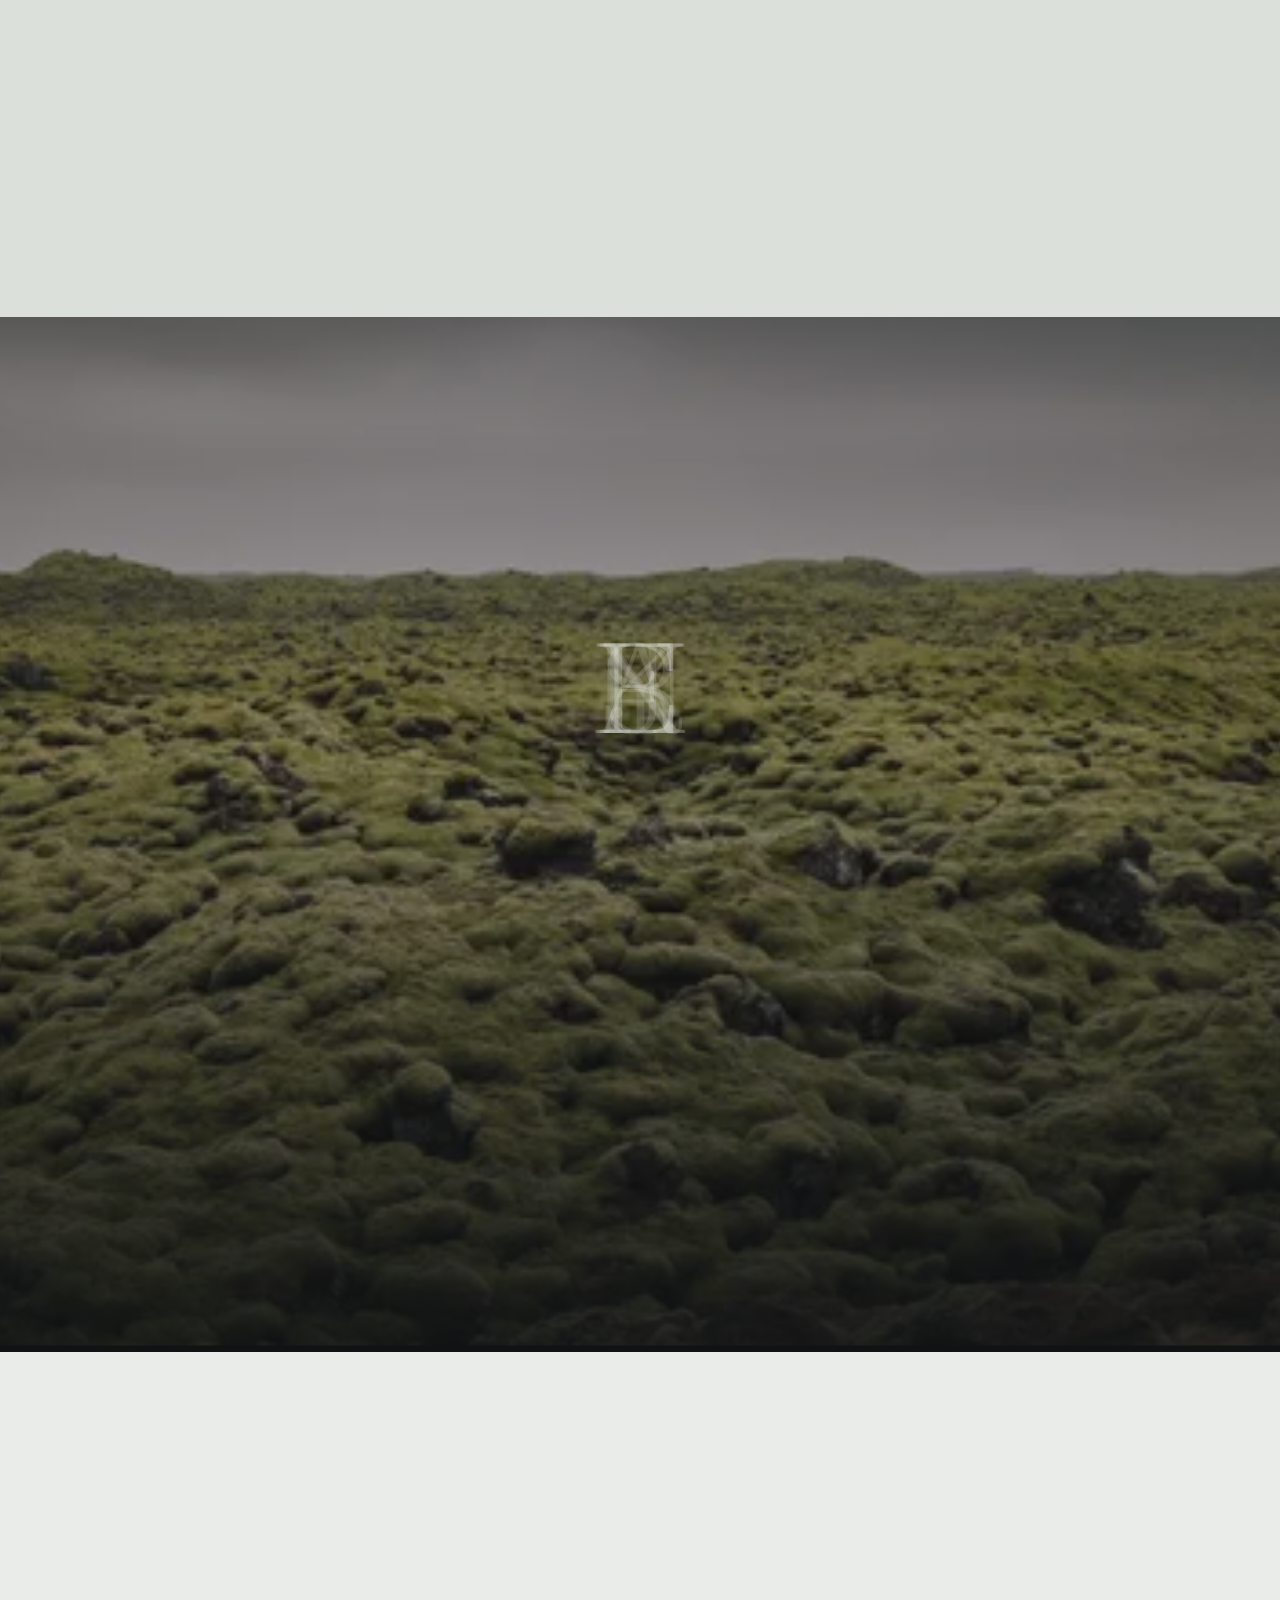
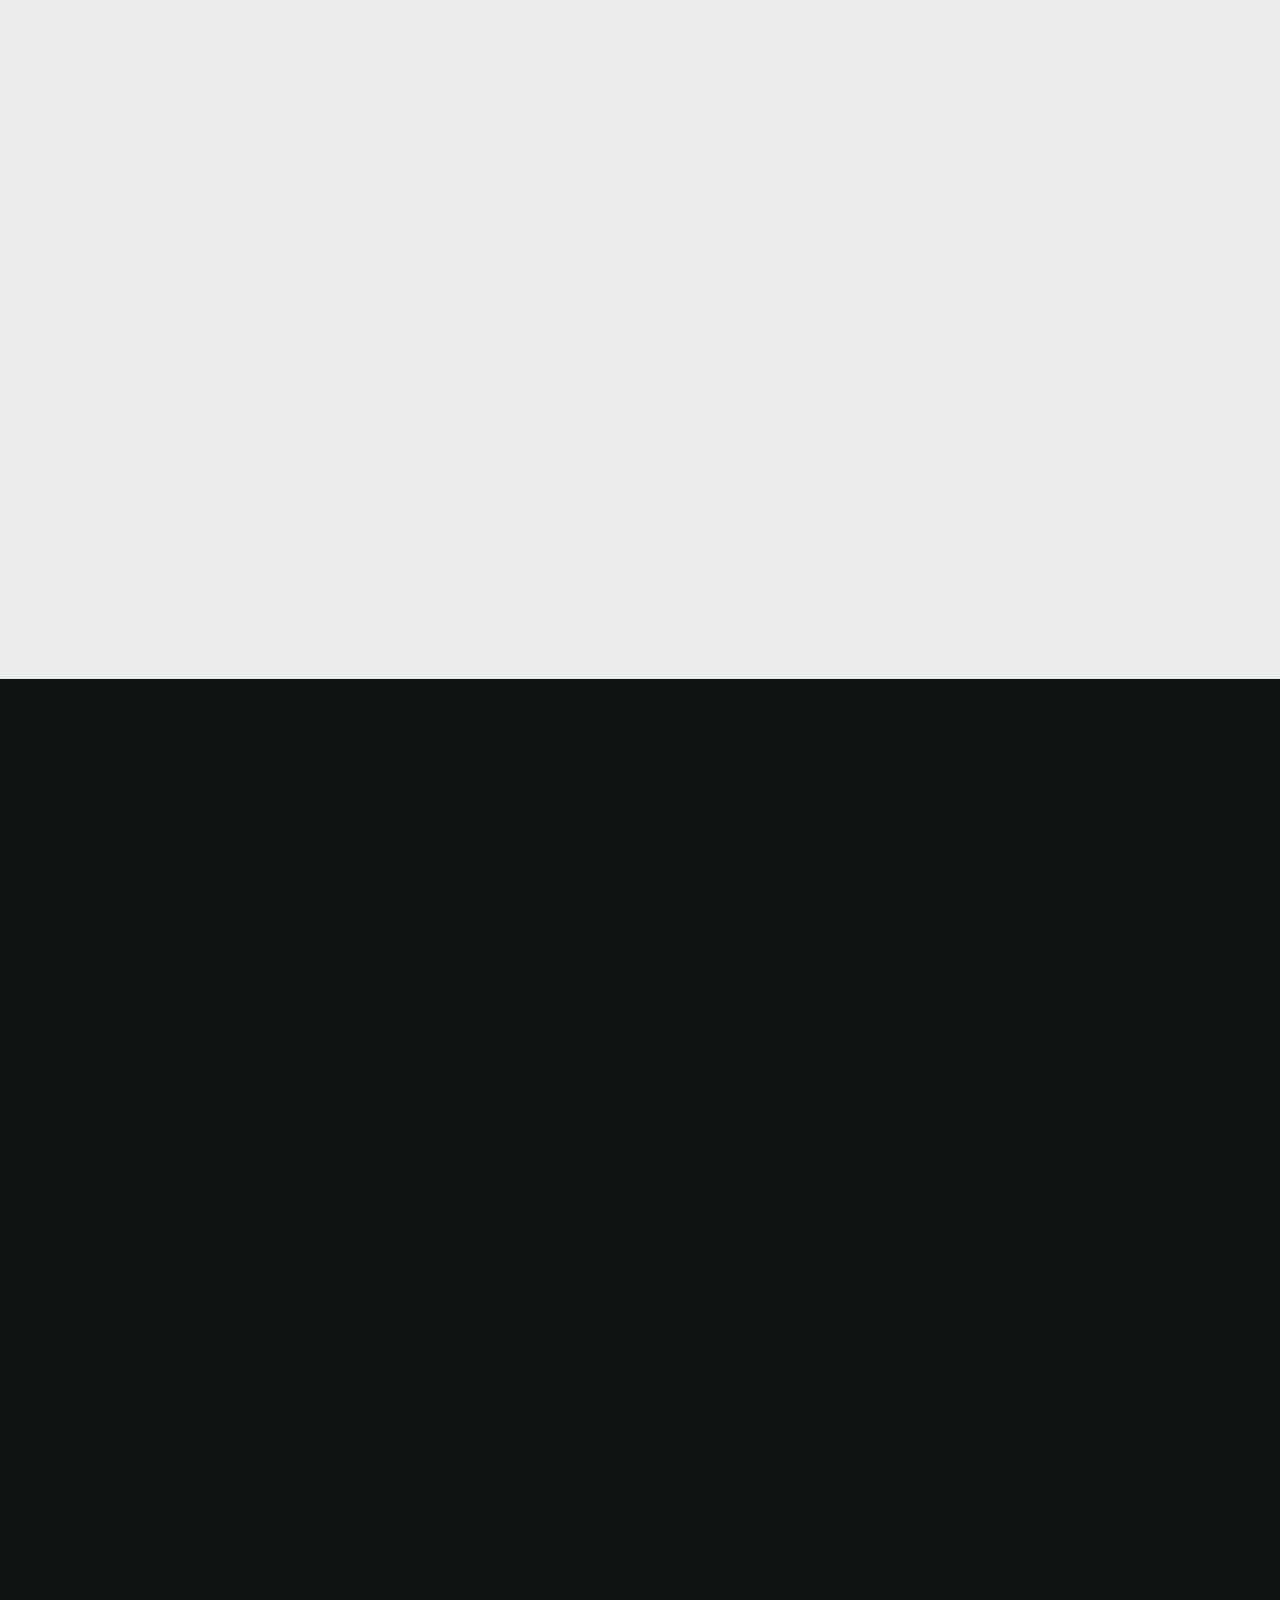
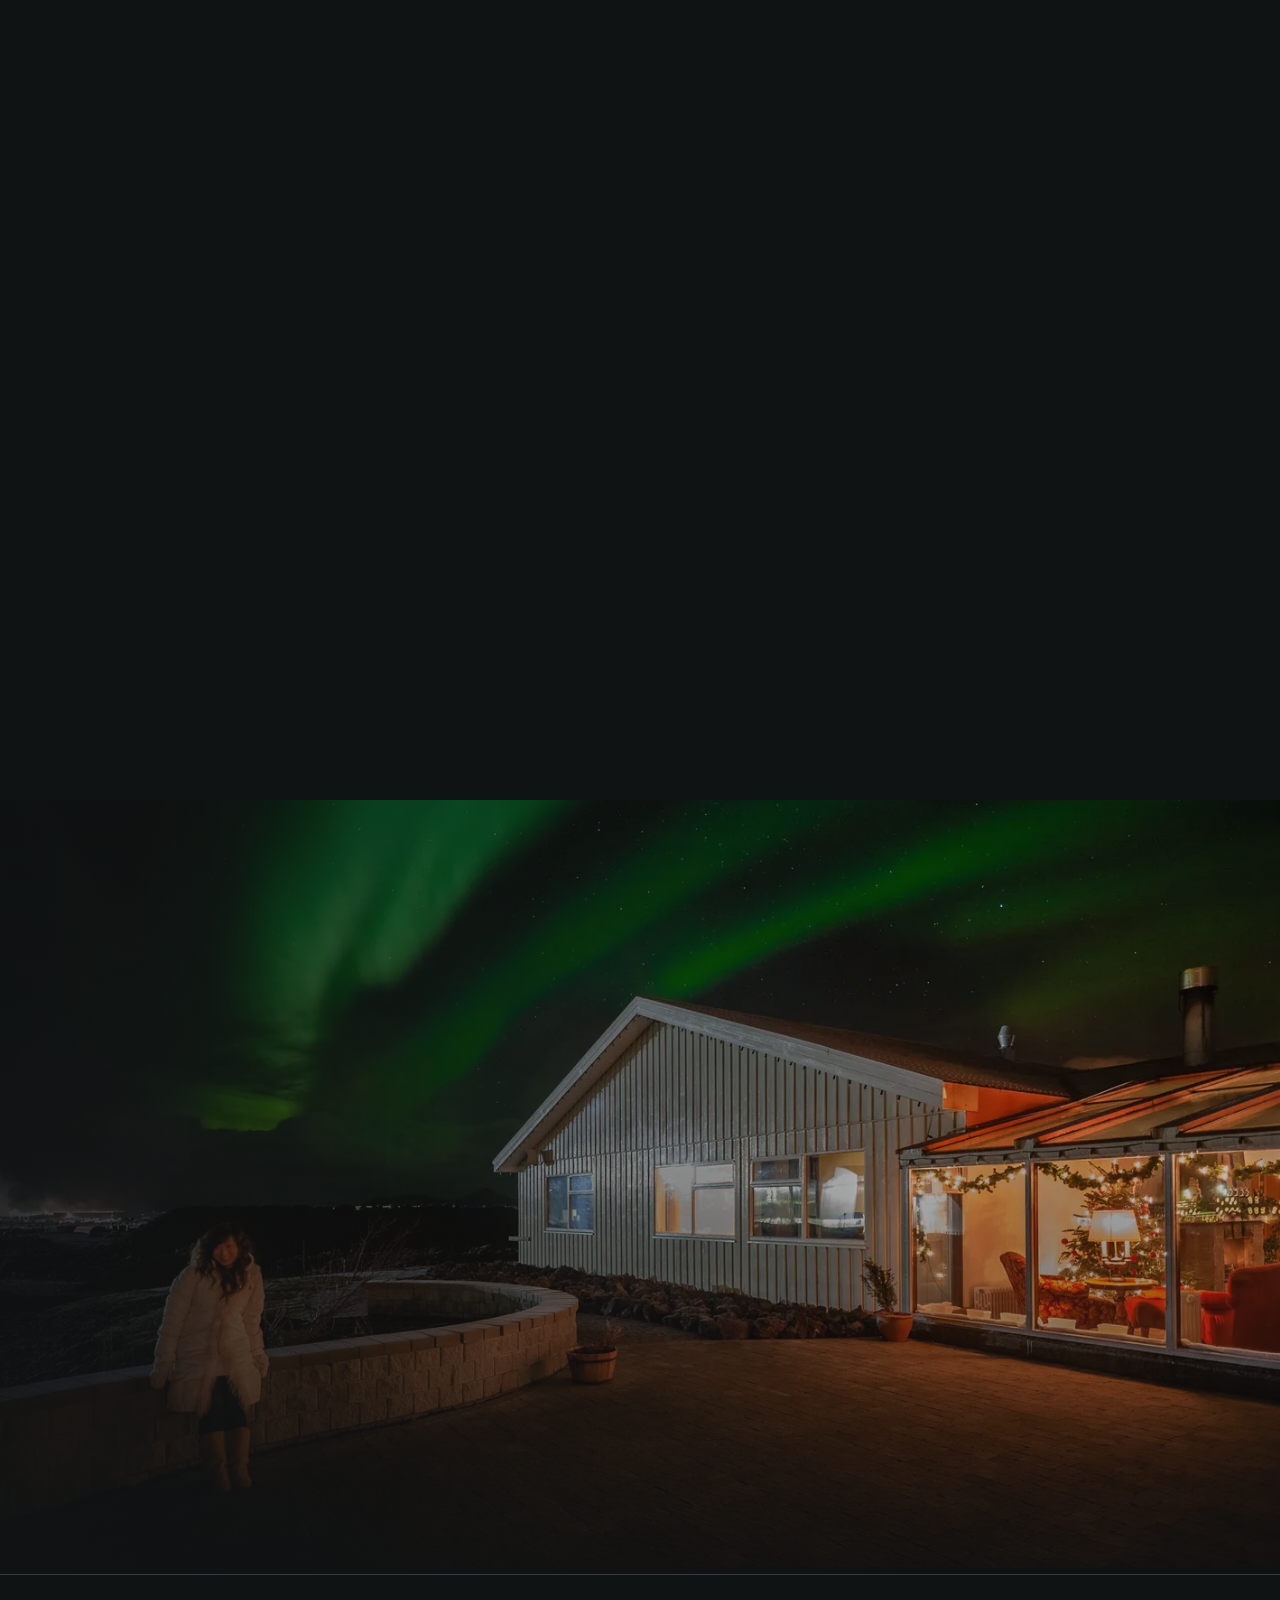
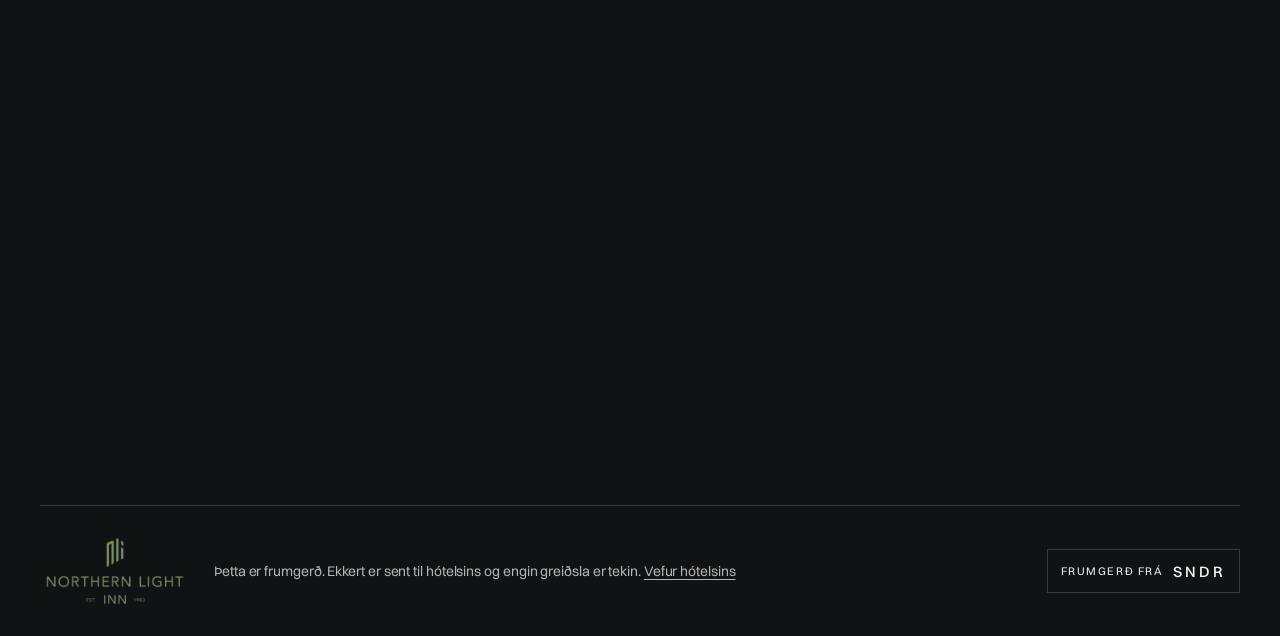
<file: is/index.html>
<!doctype html><html lang="is"><head><meta charset="utf-8"><meta name="viewport" content="width=device-width, initial-scale=1, viewport-fit=cover"><meta name="robots" content="noindex, nofollow"><meta name="theme-color" content="#101314"><title>Northern Light Inn, fjölskyldurekið hótel við Bláa lónið</title><meta name="description" content="Fjölskyldurekið hótel, heilsulind og veitingastaður í hrauninu við Bláa lónið. Skipuleggðu alla dvölina á einum stað: herbergi, meðferðir, heilsulind og kvöldverð."><script>/* focus-guard: a focus ring only for people using a keyboard.

   The bug it ends: a menu, drawer or dialog opens and its FIRST link (or the dialog's close button)
   is outlined, as if it were selected. Cause: opening code calls first.focus(), or <dialog>.showModal()
   focuses the first control by itself. When nothing was focused before, the browser decides the ring is
   wanted. Safari never focuses a button on click and a touch tap never does either, so on iPhone,
   iPad and Safari the very first tap paints the ring. Chrome with a mouse hides it, which is why it
   passes the desktop check and then reappears on Sindri's phone.

   How: remember the last input kind on <html data-input="pointer|key"> and let focus-guard.css drop the
   ring while the last input was a pointer. Keyboard users keep every ring. Load before everything else
   (inline in <head>, ~400 bytes), no dependencies. Doc: _tools/focus-guard/README.md */
(function () {
  var root = document.documentElement;
  function set(v) { if (root.getAttribute('data-input') !== v) root.setAttribute('data-input', v); }
  addEventListener('pointerdown', function () { set('pointer'); }, true);
  addEventListener('keydown', function (e) {
    if (e.key === 'Shift' || e.key === 'Control' || e.key === 'Alt' || e.key === 'Meta') return;
    set('key');
  }, true);
})();
</script><link rel="icon" type="image/png" href="../favicon.png"><link rel="apple-touch-icon" href="../apple-touch-icon.png"><link rel="alternate" hreflang="en" href="../"><link rel="alternate" hreflang="is" href="../is/"><link rel="preload" href="../assets/fonts/Zodiak-Light.woff2" as="font" type="font/woff2" crossorigin><link rel="preload" href="../assets/fonts/Switzer-Regular.woff2" as="font" type="font/woff2" crossorigin><link rel="preload" as="image" type="image/webp" imagesrcset="../assets/img/hero-480.webp 480w, ../assets/img/hero-960.webp 960w, ../assets/img/hero-1440.webp 1440w, ../assets/img/hero-2160.webp 2160w" imagesizes="100vw"><link rel="stylesheet" href="../assets/css/base.css"><link rel="stylesheet" href="../assets/css/site.css"><link rel="stylesheet" href="../assets/css/stay.css"><script>window.NLI={"lang":"is","locale":"is-IS","dates":{"wd":["sun.","mán.","þri.","mið.","fim.","fös.","lau."],"wdLong":["sunnudagur","mánudagur","þriðjudagur","miðvikudagur","fimmtudagur","föstudagur","laugardagur"],"mo":["jan.","feb.","mars","apr.","maí","júní","júlí","ágúst","sept.","okt.","nóv.","des."],"moLong":["janúar","febrúar","mars","apríl","maí","júní","júlí","ágúst","september","október","nóvember","desember"],"narrow":["M","Þ","M","F","F","L","S"],"dot":"."},"t":{"step1":"Nætur","step2":"Dagar","step3":"Innborgun","s1Title":"Hvenær kemurðu?","s2Title":"Bættu við hvern dag","s3Title":"Dvölin þín","pickArrival":"Veldu komudag","to":"til","nights":"Nætur","night":"nótt","guests":"Gestir","guestsShort":"gestir","guestOne":"gestur","room":"Herbergi","roomAny":"Herbergi valið í bókunarvél","roomRate":"Verð úr bókunarvél","engineNote":"Verð og framboð herbergja koma úr bókunarvél hótelsins. Í þessari frumgerð er herbergið ekki tekið frá.","fewer":"Færri","more":"Fleiri","prevMonth":"Fyrri mánuður","nextMonth":"Næsti mánuður","arrivalDay":"Koma","departureDay":"Brottför","day":"Dagur","addTo":"Bæta við","time":"Tími","sample":"sýnishorn","taken":"upptekið","forGuests":"Fyrir hve marga?","cancel":"Hætta við","add":"Bæta við","remove":"Fjarlægja","closedShort":"Lokað","includedShort":"Innifalið","pendingNote":"{item} bætist við þegar þú hefur valið dagana.","next1":"Áfram í dagana","next2":"Yfirlit","pay":"Greiða innborgun","back":"Til baka","itemOne":"liður","itemMany":"liðir","noItems":"Engu bætt við enn","extrasTotal":"Meðferðir og aukahlutir","depositToday":"Innborgun í dag","atHotel":"Greitt á hótelinu","name":"Nafn","email":"Netfang","depositNote":"Frumgerð: engin greiðsla er tekin og ekkert er sent. Hlutfall innborgunar er dæmi.","nothingAdded":"Engum meðferðum eða aukahlutum bætt við.","doneTitle":"Þetta er frumgerð","doneBody":"Ekkert var sent til hótelsins, ekkert var vistað og engin greiðsla var tekin. Á fullbúnum vef er innborgunin tekin í þessu skrefi og hótelið fær dagskrána hér að neðan.","doneRoom":"Herbergin eru áfram í bókunarvél hótelsins.","openEngine":"Opna bókunarvélina","startOver":"Byrja upp á nýtt","close":"Loka","pickDate":"Veldu dag","tableOnly":"Borð","free":"Greitt á staðnum","title":"Dvölin þín","soldOut":"Uppselt"},"depositRate":0.2,"maxGuests":4,"bookUrl":"https://www.simplebooking.it/ibe2/hotel/5333?lang=EN&cur=ISK","rooms":[{"id":"deluxe","name":"Deluxe herbergi","max":2,"meta":"30 m² · King rúm eða tvö einbreið"},{"id":"superior","name":"Superior herbergi","max":2,"meta":"27 m² · Queen rúm eða tvö einbreið"},{"id":"double","name":"Hjónaherbergi","max":2,"meta":"22 m² · Eitt rúm, 180 cm"},{"id":"twin","name":"Tveggja rúma herbergi","max":2,"meta":"20 m² · Tvö einbreið rúm"},{"id":"triple","name":"Þriggja manna herbergi","max":3,"meta":"27 m² · Queen rúm og einbreitt rúm"},{"id":"family","name":"Fjölskylduherbergi","max":4,"meta":"30 m² · Queen rúm og tvö einbreið rúm"}],"extras":[{"id":"massage","icon":"massage","name":"Nudd","short":"Nudd","note":"","times":["10:00","11:30","14:00","15:30","17:00","18:30"],"options":[{"id":"60","label":"60 mín","price":19500},{"id":"90","label":"90 mín","price":26500}]},{"id":"reiki","icon":"spa","name":"Reiki","short":"Reiki","note":"60 mín","times":["10:00","11:30","14:00","15:30","17:00"],"options":[{"id":"reiki","label":"Reiki heilun","price":19500},{"id":"epe","label":"Reiki og EPE","price":19500}]},{"id":"recovery","icon":"clock","name":"Endurheimt","short":"Endurheimt","note":"","times":["09:30","11:00","13:00","15:00","17:00","19:00"],"options":[{"id":"compression","label":"Þrýstimeðferð, 25 mín","price":3995},{"id":"blanket","label":"Innrautt teppi, 45 mín","price":5995}]},{"id":"spa","icon":"moon","name":"Heilsulind","short":"Heilsulind","note":"Opið 09:00 til 21:00","times":[],"perPerson":true,"includedRooms":["deluxe","superior"],"options":[{"id":"day","label":"Dagsaðgangur","price":2500}]},{"id":"dinner","icon":"dinner","name":"Kvöldverður á Max's","short":"Kvöldverður","note":"Borðapöntun, greitt á staðnum","times":["17:30","18:00","18:30","19:00","19:30","20:00","20:30","21:00"],"perPerson":true,"options":[{"id":"table","label":"Borð","price":0}]},{"id":"floating","icon":"floating","name":"Aurora Floating","short":"Flot","closed":true,"closedNote":"Aurora Floating er lokað eins og er.","times":[],"options":[{"id":"60","label":"60 mín","price":7000}]}],"packages":[{"id":"dekur","name":"Dekurdvöl","nights":1,"maxGuests":2,"dates":[{"date":"2026-11-27","sold":true},{"date":"2026-11-28","sold":true},{"date":"2026-12-04","sold":true},{"date":"2026-12-05","sold":false}],"rules":[{"room":"deluxe","guests":1,"price":48700},{"room":"deluxe","price":32300,"pp":true},{"guests":1,"price":38700},{"price":27300,"pp":true}]},{"id":"prjono","name":"Prjónahelgi","nights":2,"minGuests":2,"dates":[{"date":"2027-04-16","sold":false}],"rules":[{"room":"deluxe","price":54490,"pp":true},{"guests":4,"price":39990,"pp":true},{"guests":3,"price":41990,"pp":true},{"price":46990,"pp":true}]}]}</script><script defer src="../assets/vendor/gsap.min.js"></script><script defer src="../assets/vendor/ScrollTrigger.min.js"></script><script defer src="../assets/vendor/CustomEase.min.js"></script><script type="module" src="../assets/js/main.js"></script></head><body class="page-home"><a class="skip-link" href="#main">Beint í efni</a><header class="site-header">
 <button type="button" class="menu-toggle" aria-controls="menu-panel" aria-expanded="false" aria-haspopup="dialog" aria-label="Valmynd"><span class="burger" aria-hidden="true"><i></i><i></i></span></button>
 <a class="brand" href="../is/" aria-label="Northern Light Inn, forsíða"><img src="../assets/logo/icon.png" width="40" height="40" alt=""><span class="brand-word" translate="no" aria-hidden="true"><i>N</i><i>o</i><i>r</i><i>t</i><i>h</i><i>e</i><i>r</i><i>n</i><i>&nbsp;</i><i>L</i><i>i</i><i>g</i><i>h</i><i>t</i><i>&nbsp;</i><i>I</i><i>n</i><i>n</i></span></a>
 <div class="header-right"><a class="lang" href="../" lang="en" hreflang="en" aria-label="English">EN</a><button type="button" class="btn-stay" data-stay-open aria-haspopup="dialog" aria-controls="stay-dialog"><svg class="icon" viewBox="0 0 24 24" width="20" height="20" fill="none" stroke="currentColor" stroke-width="1.5" stroke-linecap="round" stroke-linejoin="round" aria-hidden="true" ><rect x="4" y="5" width="16" height="15"/><path d="M4 10h16M8 3v4M16 3v4"/></svg><span>Dvölin þín</span><b data-stay-count hidden></b></button></div>
</header>
<dialog class="menu-panel" id="menu-panel" aria-label="Valmynd" tabindex="-1">
 <div class="menu-curtain menu-curtain--lead" aria-hidden="true"></div><div class="menu-curtain" aria-hidden="true"></div>
 <div class="menu-top"><button type="button" class="menu-close" aria-label="Loka"><span class="burger" aria-hidden="true"><i></i><i></i></span></button><a class="brand" href="../is/" aria-label="Northern Light Inn, forsíða"><img src="../assets/logo/icon.png" width="40" height="40" alt=""><span class="brand-word" translate="no" aria-hidden="true"><i>N</i><i>o</i><i>r</i><i>t</i><i>h</i><i>e</i><i>r</i><i>n</i><i>&nbsp;</i><i>L</i><i>i</i><i>g</i><i>h</i><i>t</i><i>&nbsp;</i><i>I</i><i>n</i><i>n</i></span></a><span></span></div>
 <div class="menu-body">
  <nav aria-label="Aðalvalmynd"><a href="../is/herbergi/" data-menu="rooms" ><span class="menu-num" aria-hidden="true">01</span><span class="menu-mask"><span class="menu-word">Herbergi</span></span></a><a href="../is/heilsulind/" data-menu="wellness" ><span class="menu-num" aria-hidden="true">02</span><span class="menu-mask"><span class="menu-word">Heilsulind</span></span></a><a href="../is/pakkar/" data-menu="packages" ><span class="menu-num" aria-hidden="true">03</span><span class="menu-mask"><span class="menu-word">Pakkar</span></span></a><a href="../is/veitingastadur/" data-menu="restaurant" ><span class="menu-num" aria-hidden="true">04</span><span class="menu-mask"><span class="menu-word">Veitingastaður</span></span></a><a href="../is/stadsetning/" data-menu="location" ><span class="menu-num" aria-hidden="true">05</span><span class="menu-mask"><span class="menu-word">Staðsetning</span></span></a></nav>
  <div class="menu-photo" aria-hidden="true"><div class="menu-photo-frame"><div class="menu-shot is-on" data-shot="home"><picture><source type="image/webp" srcset="../assets/img/exterior-480.webp 480w, ../assets/img/exterior-960.webp 960w, ../assets/img/exterior-1440.webp 1440w, ../assets/img/exterior-2160.webp 2160w" sizes="(max-width:1023px) 1px, 34vw"><img src="../assets/img/exterior-960.jpg" srcset="../assets/img/exterior-480.jpg 480w, ../assets/img/exterior-960.jpg 960w, ../assets/img/exterior-1440.jpg 1440w, ../assets/img/exterior-2160.jpg 2160w" sizes="(max-width:1023px) 1px, 34vw" width="2500" height="1667" alt="" loading="lazy"  decoding="async"></picture></div><div class="menu-shot" data-shot="rooms"><picture><source type="image/webp" srcset="../assets/img/deluxe-480.webp 480w, ../assets/img/deluxe-960.webp 960w, ../assets/img/deluxe-1440.webp 1440w, ../assets/img/deluxe-2160.webp 2160w" sizes="(max-width:1023px) 1px, 34vw"><img src="../assets/img/deluxe-960.jpg" srcset="../assets/img/deluxe-480.jpg 480w, ../assets/img/deluxe-960.jpg 960w, ../assets/img/deluxe-1440.jpg 1440w, ../assets/img/deluxe-2160.jpg 2160w" sizes="(max-width:1023px) 1px, 34vw" width="2500" height="1667" alt="" loading="lazy"  decoding="async"></picture></div><div class="menu-shot" data-shot="wellness"><picture><source type="image/webp" srcset="../assets/img/sauna-480.webp 480w, ../assets/img/sauna-960.webp 960w, ../assets/img/sauna-1440.webp 1440w, ../assets/img/sauna-2160.webp 2160w" sizes="(max-width:1023px) 1px, 34vw"><img src="../assets/img/sauna-960.jpg" srcset="../assets/img/sauna-480.jpg 480w, ../assets/img/sauna-960.jpg 960w, ../assets/img/sauna-1440.jpg 1440w, ../assets/img/sauna-2160.jpg 2160w" sizes="(max-width:1023px) 1px, 34vw" width="2500" height="1667" alt="" loading="lazy"  decoding="async"></picture></div><div class="menu-shot" data-shot="packages"><picture><source type="image/webp" srcset="../assets/img/xmas-480.webp 480w, ../assets/img/xmas-960.webp 960w, ../assets/img/xmas-1440.webp 1440w, ../assets/img/xmas-2160.webp 2160w" sizes="(max-width:1023px) 1px, 34vw"><img src="../assets/img/xmas-960.jpg" srcset="../assets/img/xmas-480.jpg 480w, ../assets/img/xmas-960.jpg 960w, ../assets/img/xmas-1440.jpg 1440w, ../assets/img/xmas-2160.jpg 2160w" sizes="(max-width:1023px) 1px, 34vw" width="2500" height="1664" alt="" loading="lazy"  decoding="async"></picture></div><div class="menu-shot" data-shot="restaurant"><picture><source type="image/webp" srcset="../assets/img/restaurant-480.webp 480w, ../assets/img/restaurant-960.webp 960w, ../assets/img/restaurant-1440.webp 1440w, ../assets/img/restaurant-2160.webp 2160w" sizes="(max-width:1023px) 1px, 34vw"><img src="../assets/img/restaurant-960.jpg" srcset="../assets/img/restaurant-480.jpg 480w, ../assets/img/restaurant-960.jpg 960w, ../assets/img/restaurant-1440.jpg 1440w, ../assets/img/restaurant-2160.jpg 2160w" sizes="(max-width:1023px) 1px, 34vw" width="2500" height="1668" alt="" loading="lazy"  decoding="async"></picture></div><div class="menu-shot" data-shot="location"><picture><source type="image/webp" srcset="../assets/img/moss-480.webp 480w, ../assets/img/moss-960.webp 960w, ../assets/img/moss-1440.webp 1440w, ../assets/img/moss-2160.webp 2160w" sizes="(max-width:1023px) 1px, 34vw"><img src="../assets/img/moss-960.jpg" srcset="../assets/img/moss-480.jpg 480w, ../assets/img/moss-960.jpg 960w, ../assets/img/moss-1440.jpg 1440w, ../assets/img/moss-2160.jpg 2160w" sizes="(max-width:1023px) 1px, 34vw" width="2500" height="1667" alt="" loading="lazy"  decoding="async"></picture></div></div></div>
 </div>
 <div class="menu-foot"><p class="small">Norðurljósavegur 1 · 241 Grindavík</p><a href="tel:+3544268650">+354 426 8650</a><a href="mailto:info@nli.is">info@nli.is</a><a class="lang" href="../" lang="en" hreflang="en" aria-label="English">EN</a></div>
</dialog><main id="main">
<section class="hero" id="top" aria-labelledby="hero-title">
 <div class="hero-drift"><div class="hero-photo"><picture><source type="image/webp" srcset="../assets/img/hero-480.webp 480w, ../assets/img/hero-960.webp 960w, ../assets/img/hero-1440.webp 1440w, ../assets/img/hero-2160.webp 2160w" sizes="100vw"><img src="../assets/img/hero-960.jpg" srcset="../assets/img/hero-480.jpg 480w, ../assets/img/hero-960.jpg 960w, ../assets/img/hero-1440.jpg 1440w, ../assets/img/hero-2160.jpg 2160w" sizes="100vw" width="2500" height="1667" alt="Norðurljós yfir Northern Light Inn í snæviþöktu hrauninu" loading="eager" fetchpriority="high" decoding="async"></picture></div></div><div class="hero-shade"></div>
 <div class="hero-intro"><p class="eyebrow">Reykjanes · Við Bláa lónið</p><p class="hero-line">Fjölskyldurekið hótel, heilsulind og veitingastaður í hrauninu.</p></div>
 <a class="hero-thumb" href="../is/heilsulind/"><picture><source type="image/webp" srcset="../assets/img/thumb-480.webp 480w, ../assets/img/thumb-960.webp 960w, ../assets/img/thumb-1440.webp 1440w, ../assets/img/thumb-2160.webp 2160w" sizes="220px"><img src="../assets/img/thumb-960.jpg" srcset="../assets/img/thumb-480.jpg 480w, ../assets/img/thumb-960.jpg 960w, ../assets/img/thumb-1440.jpg 1440w, ../assets/img/thumb-2160.jpg 2160w" sizes="220px" width="2500" height="1667" alt="Gufuböðin í heilsulindinni" loading="lazy"  decoding="async"></picture><span class="eyebrow">Heilsulind<svg class="icon" viewBox="0 0 24 24" width="20" height="20" fill="none" stroke="currentColor" stroke-width="1.5" stroke-linecap="round" stroke-linejoin="round" aria-hidden="true" ><path d="M4 12h16M14 6l6 6-6 6"/></svg></span></a>
 <div class="hero-cta"><button type="button" class="btn-primary btn-primary--accent" data-stay-open aria-haspopup="dialog" aria-controls="stay-dialog" aria-label="Skipuleggja dvöl"><span class="btn-label" aria-hidden="true"><span class="btn-letter" style="--i:0" data-char="S">S</span><span class="btn-letter" style="--i:1" data-char="k">k</span><span class="btn-letter" style="--i:2" data-char="i">i</span><span class="btn-letter" style="--i:3" data-char="p">p</span><span class="btn-letter" style="--i:4" data-char="u">u</span><span class="btn-letter" style="--i:5" data-char="l">l</span><span class="btn-letter" style="--i:6" data-char="e">e</span><span class="btn-letter" style="--i:7" data-char="g">g</span><span class="btn-letter" style="--i:8" data-char="g">g</span><span class="btn-letter" style="--i:9" data-char="j">j</span><span class="btn-letter" style="--i:10" data-char="a">a</span><span class="btn-letter" style="--i:11" data-char=" "> </span><span class="btn-letter" style="--i:12" data-char="d">d</span><span class="btn-letter" style="--i:13" data-char="v">v</span><span class="btn-letter" style="--i:14" data-char="ö">ö</span><span class="btn-letter" style="--i:15" data-char="l">l</span></span></button></div>
 <div class="wordmark-drift"><h1 class="wordmark" id="hero-title" aria-label="Northern Light Inn" translate="no"><span class="fit-line fit-wide" aria-hidden="true"><span>N</span><span>O</span><span>R</span><span>T</span><span>H</span><span>E</span><span>R</span><span>N</span><span class="sp">&nbsp;</span><span>L</span><span>I</span><span>G</span><span>H</span><span>T</span><span class="sp">&nbsp;</span><span>I</span><span>N</span><span>N</span></span><span class="fit-line fit-narrow" aria-hidden="true"><span>N</span><span>O</span><span>R</span><span>T</span><span>H</span><span>E</span><span>R</span><span>N</span></span><span class="fit-line fit-narrow" aria-hidden="true"><span>L</span><span>I</span><span>G</span><span>H</span><span>T</span><span class="sp">&nbsp;</span><span>I</span><span>N</span><span>N</span></span></h1></div>
</section>
<section class="starter-band" aria-label="Dvölin þín"><div class="wrap"><div class="reveal"><div class="starter" data-rise>
 <button type="button" class="starter-cell starter-date" data-stay-open aria-haspopup="dialog" aria-controls="stay-dialog" data-stay-step="1"><span class="eyebrow"><svg class="icon" viewBox="0 0 24 24" width="20" height="20" fill="none" stroke="currentColor" stroke-width="1.5" stroke-linecap="round" stroke-linejoin="round" aria-hidden="true" ><rect x="4" y="5" width="16" height="15"/><path d="M4 10h16M8 3v4M16 3v4"/></svg>Koma</span><b data-starter-arrival>Veldu dag</b></button>
 <div class="starter-cell" data-starter="nights"><span class="eyebrow"><svg class="icon" viewBox="0 0 24 24" width="20" height="20" fill="none" stroke="currentColor" stroke-width="1.5" stroke-linecap="round" stroke-linejoin="round" aria-hidden="true" ><path d="M20 14.5A8 8 0 0 1 9.5 4 8 8 0 1 0 20 14.5z"/></svg>Nætur</span><div class="stepper"><button type="button" class="step-btn" data-starter-step="-1" aria-label="Færri Nætur"><svg class="icon" viewBox="0 0 24 24" width="20" height="20" fill="none" stroke="currentColor" stroke-width="1.5" stroke-linecap="round" stroke-linejoin="round" aria-hidden="true" ><path d="M5 12h14"/></svg></button><output aria-live="polite">2</output><button type="button" class="step-btn" data-starter-step="1" aria-label="Fleiri Nætur"><svg class="icon" viewBox="0 0 24 24" width="20" height="20" fill="none" stroke="currentColor" stroke-width="1.5" stroke-linecap="round" stroke-linejoin="round" aria-hidden="true" ><path d="M12 5v14M5 12h14"/></svg></button></div></div>
 <div class="starter-cell" data-starter="guests"><span class="eyebrow"><svg class="icon" viewBox="0 0 24 24" width="20" height="20" fill="none" stroke="currentColor" stroke-width="1.5" stroke-linecap="round" stroke-linejoin="round" aria-hidden="true" ><circle cx="9" cy="8" r="3"/><path d="M3 20c0-3.3 2.7-6 6-6s6 2.7 6 6"/><path d="M16 5.2a3 3 0 0 1 0 5.6M18 14.5c1.8.9 3 2.9 3 5.5"/></svg>Gestir</span><div class="stepper"><button type="button" class="step-btn" data-starter-step="-1" aria-label="Færri Gestir"><svg class="icon" viewBox="0 0 24 24" width="20" height="20" fill="none" stroke="currentColor" stroke-width="1.5" stroke-linecap="round" stroke-linejoin="round" aria-hidden="true" ><path d="M5 12h14"/></svg></button><output aria-live="polite">2</output><button type="button" class="step-btn" data-starter-step="1" aria-label="Fleiri Gestir"><svg class="icon" viewBox="0 0 24 24" width="20" height="20" fill="none" stroke="currentColor" stroke-width="1.5" stroke-linecap="round" stroke-linejoin="round" aria-hidden="true" ><path d="M12 5v14M5 12h14"/></svg></button></div></div>
 <div class="starter-cell starter-go"><button type="button" class="btn-primary btn-primary--accent" data-stay-open aria-haspopup="dialog" aria-controls="stay-dialog" data-stay-step="2" aria-label="Setja saman dvöl"><span class="btn-label" aria-hidden="true"><span class="btn-letter" style="--i:0" data-char="S">S</span><span class="btn-letter" style="--i:1" data-char="e">e</span><span class="btn-letter" style="--i:2" data-char="t">t</span><span class="btn-letter" style="--i:3" data-char="j">j</span><span class="btn-letter" style="--i:4" data-char="a">a</span><span class="btn-letter" style="--i:5" data-char=" "> </span><span class="btn-letter" style="--i:6" data-char="s">s</span><span class="btn-letter" style="--i:7" data-char="a">a</span><span class="btn-letter" style="--i:8" data-char="m">m</span><span class="btn-letter" style="--i:9" data-char="a">a</span><span class="btn-letter" style="--i:10" data-char="n">n</span><span class="btn-letter" style="--i:11" data-char=" "> </span><span class="btn-letter" style="--i:12" data-char="d">d</span><span class="btn-letter" style="--i:13" data-char="v">v</span><span class="btn-letter" style="--i:14" data-char="ö">ö</span><span class="btn-letter" style="--i:15" data-char="l">l</span></span></button></div>
</div></div><p class="starter-note small muted">Herbergi, meðferðir, heilsulind og kvöldverður, allt á einum stað.</p></div></section>
<section class="intro on-steam" id="hotel" aria-labelledby="intro-title"><div class="wrap intro-grid">
 <div class="intro-copy"><div class="reveal "><div data-rise><p class="eyebrow">Fjölskyldurekið frá 1983</p></div></div><h2 data-heading id="intro-title" class="h1"><span class="line"><span>Hlýlegt hús</span></span><span class="line"><em>í hrauninu</em></span></h2><div class="reveal "><div data-rise><p>Northern Light Inn er fjölskyldurekið hótel, stofnað 1983. 42 hlý og rúmgóð herbergi, veitingastaðurinn Max's og heilsulind, rétt við Bláa lónið.</p></div></div>
  <div class="reveal "><div data-rise><dl class="facts"><div><dt>1983</dt><dd>fjölskyldurekið frá</dd></div><div><dt>42</dt><dd>herbergi, öll á jarðhæð</dd></div><div><dt>20 mín</dt><dd>frá Keflavíkurflugvelli</dd></div><div><dt>45 mín</dt><dd>til Reykjavíkur</dd></div></dl></div></div></div>
 <div class="collage" data-sweep><div class="collage-large" data-drift="-3,3"><div class="photo-frame "><picture><source type="image/webp" srcset="../assets/img/lounge-480.webp 480w, ../assets/img/lounge-960.webp 960w, ../assets/img/lounge-1440.webp 1440w, ../assets/img/lounge-2160.webp 2160w" sizes="(max-width:767px) 90vw, 47vw"><img src="../assets/img/lounge-960.jpg" srcset="../assets/img/lounge-480.jpg 480w, ../assets/img/lounge-960.jpg 960w, ../assets/img/lounge-1440.jpg 1440w, ../assets/img/lounge-2160.jpg 2160w" sizes="(max-width:767px) 90vw, 47vw" width="2500" height="1667" alt="Setustofan með arninum úr hraungrýti" loading="lazy"  decoding="async"></picture></div></div><div class="collage-small" data-drift="8,-8"><div class="photo-frame "><picture><source type="image/webp" srcset="../assets/img/exterior-480.webp 480w, ../assets/img/exterior-960.webp 960w, ../assets/img/exterior-1440.webp 1440w, ../assets/img/exterior-2160.webp 2160w" sizes="(max-width:767px) 56vw, 30vw"><img src="../assets/img/exterior-960.jpg" srcset="../assets/img/exterior-480.jpg 480w, ../assets/img/exterior-960.jpg 960w, ../assets/img/exterior-1440.jpg 1440w, ../assets/img/exterior-2160.jpg 2160w" sizes="(max-width:767px) 56vw, 30vw" width="2500" height="1667" alt="Northern Light Inn í hrauninu" loading="lazy"  decoding="async"></picture></div></div></div>
</div></section>
<section class="extras" id="extras" aria-labelledby="extras-title"><div class="wrap">
 <div class="section-head"><div class="reveal "><div data-rise><p class="eyebrow">Bættu við dvölina</p></div></div><h2 data-heading id="extras-title"><span class="line"><span>Meðferðir, heilsulind og kvöldverður</span></span><span class="line"><em>á þeim dögum sem þú velur</em></span></h2><div class="reveal "><div data-rise><p class="muted">Veldu dag og tíma um leið og þú skipuleggur dvölina.</p></div></div></div>
 <div class="card-grid card-grid--4 rail" data-cards><article class="card extra-card"><div class="card-media"><picture><source type="image/webp" srcset="../assets/img/massage-480.webp 480w, ../assets/img/massage-960.webp 960w, ../assets/img/massage-1440.webp 1440w, ../assets/img/massage-2160.webp 2160w" sizes="(max-width:767px) 82vw, (max-width:1023px) 46vw, 23vw"><img src="../assets/img/massage-960.jpg" srcset="../assets/img/massage-480.jpg 480w, ../assets/img/massage-960.jpg 960w, ../assets/img/massage-1440.jpg 1440w, ../assets/img/massage-2160.jpg 2160w" sizes="(max-width:767px) 82vw, (max-width:1023px) 46vw, 23vw" width="2500" height="1667" alt="Nudd í heilsulindinni" loading="lazy"  decoding="async"></picture></div><h3>Nudd</h3><p class="card-tag">60 eða 90 mínútur</p><ul class="chip-row"><li class="chip">60 mín 19.500 kr.</li><li class="chip">90 mín 26.500 kr.</li></ul><div class="card-actions"><button type="button" class="btn-add " data-stay-open aria-haspopup="dialog" aria-controls="stay-dialog" data-stay-add="massage"><svg class="icon" viewBox="0 0 24 24" width="20" height="20" fill="none" stroke="currentColor" stroke-width="1.5" stroke-linecap="round" stroke-linejoin="round" aria-hidden="true" ><path d="M12 5v14M5 12h14"/></svg><span>Bæta við dvölina</span></button></div></article><article class="card extra-card"><div class="card-media"><picture><source type="image/webp" srcset="../assets/img/tranquil-480.webp 480w, ../assets/img/tranquil-960.webp 960w, ../assets/img/tranquil-1440.webp 1440w, ../assets/img/tranquil-2160.webp 2160w" sizes="(max-width:767px) 82vw, (max-width:1023px) 46vw, 23vw"><img src="../assets/img/tranquil-960.jpg" srcset="../assets/img/tranquil-480.jpg 480w, ../assets/img/tranquil-960.jpg 960w, ../assets/img/tranquil-1440.jpg 1440w, ../assets/img/tranquil-2160.jpg 2160w" sizes="(max-width:767px) 82vw, (max-width:1023px) 46vw, 23vw" width="2500" height="1667" alt="Hvíldarrýmið í heilsulindinni" loading="lazy"  decoding="async"></picture></div><h3>Heilsulind</h3><p class="card-tag">Þurrgufa, innrauð gufa og blautgufa</p><ul class="chip-row"><li class="chip">2.500 kr. á mann á dag</li><li class="chip">Innifalið með Deluxe og Superior</li></ul><div class="card-actions"><button type="button" class="btn-add " data-stay-open aria-haspopup="dialog" aria-controls="stay-dialog" data-stay-add="spa"><svg class="icon" viewBox="0 0 24 24" width="20" height="20" fill="none" stroke="currentColor" stroke-width="1.5" stroke-linecap="round" stroke-linejoin="round" aria-hidden="true" ><path d="M12 5v14M5 12h14"/></svg><span>Bæta við dvölina</span></button></div></article><article class="card extra-card"><div class="card-media"><picture><source type="image/webp" srcset="../assets/img/dish-480.webp 480w, ../assets/img/dish-960.webp 960w, ../assets/img/dish-1440.webp 1440w, ../assets/img/dish-2160.webp 2160w" sizes="(max-width:767px) 82vw, (max-width:1023px) 46vw, 23vw"><img src="../assets/img/dish-960.jpg" srcset="../assets/img/dish-480.jpg 480w, ../assets/img/dish-960.jpg 960w, ../assets/img/dish-1440.jpg 1440w, ../assets/img/dish-2160.jpg 2160w" sizes="(max-width:767px) 82vw, (max-width:1023px) 46vw, 23vw" width="2500" height="1667" alt="Kvöldverðarréttur á Max's" loading="lazy"  decoding="async"></picture></div><h3>Kvöldverður á Max's</h3><p class="card-tag">Borð fyrir kvöldið</p><ul class="chip-row"><li class="chip">Alla daga 17:30 til 21:30</li></ul><div class="card-actions"><button type="button" class="btn-add " data-stay-open aria-haspopup="dialog" aria-controls="stay-dialog" data-stay-add="dinner"><svg class="icon" viewBox="0 0 24 24" width="20" height="20" fill="none" stroke="currentColor" stroke-width="1.5" stroke-linecap="round" stroke-linejoin="round" aria-hidden="true" ><path d="M12 5v14M5 12h14"/></svg><span>Bæta við dvölina</span></button></div></article><article class="card extra-card is-closed"><div class="card-media"><picture><source type="image/webp" srcset="../assets/img/floating-480.webp 480w, ../assets/img/floating-960.webp 960w, ../assets/img/floating-1440.webp 1440w, ../assets/img/floating-2160.webp 2160w" sizes="(max-width:767px) 82vw, (max-width:1023px) 46vw, 23vw"><img src="../assets/img/floating-960.jpg" srcset="../assets/img/floating-480.jpg 480w, ../assets/img/floating-960.jpg 960w, ../assets/img/floating-1440.jpg 1440w, ../assets/img/floating-2160.jpg 2160w" sizes="(max-width:767px) 82vw, (max-width:1023px) 46vw, 23vw" width="2500" height="1668" alt="Flottankur í Aurora Floating" loading="lazy"  decoding="async"></picture></div><h3>Aurora Floating</h3><p class="card-tag">Klukkustund í flottanki</p><ul class="chip-row"><li class="chip">Lokað eins og er</li></ul><div class="card-actions"><span class="state-closed"><svg class="icon" viewBox="0 0 24 24" width="20" height="20" fill="none" stroke="currentColor" stroke-width="1.5" stroke-linecap="round" stroke-linejoin="round" aria-hidden="true" ><path d="M6 6l12 12M18 6L6 18"/></svg>Lokað eins og er</span></div></article></div>
</div></section>
<section class="rooms on-steam on-steam-2" id="rooms" aria-labelledby="rooms-title"><div class="wrap">
 <div class="section-head"><div class="reveal "><div data-rise><p class="eyebrow">Herbergi</p></div></div><h2 data-heading id="rooms-title"><span class="line"><span>42 herbergi,</span></span><span class="line"><em>öll á jarðhæð</em></span></h2><div class="reveal "><div data-rise><p>Jarðhitakynding, íslenskar dúnsængur og frítt háhraðanet í hverju herbergi.</p></div></div></div>
 <div class="card-grid card-grid--3 rail" data-cards><article class="card room-card" id="room-deluxe"><a class="card-media" href="../is/herbergi/#deluxe" tabindex="-1" aria-hidden="true"><picture><source type="image/webp" srcset="../assets/img/deluxe-480.webp 480w, ../assets/img/deluxe-960.webp 960w, ../assets/img/deluxe-1440.webp 1440w, ../assets/img/deluxe-2160.webp 2160w" sizes="(max-width:767px) 82vw, (max-width:1023px) 46vw, 31vw"><img src="../assets/img/deluxe-960.jpg" srcset="../assets/img/deluxe-480.jpg 480w, ../assets/img/deluxe-960.jpg 960w, ../assets/img/deluxe-1440.jpg 1440w, ../assets/img/deluxe-2160.jpg 2160w" sizes="(max-width:767px) 82vw, (max-width:1023px) 46vw, 31vw" width="2500" height="1667" alt="Deluxe herbergi" loading="lazy"  decoding="async"></picture></a><h3>Deluxe herbergi</h3><p class="card-tag">Stærstu herbergin, með king size rúmi</p><ul class="chip-row"><li class="chip">30 m²</li><li class="chip">Allt að 2 gestum</li><li class="chip chip--accent">Heilsulind innifalin</li></ul><div class="card-actions"><button type="button" class="btn-add " data-stay-room="deluxe" data-stay-open aria-haspopup="dialog" aria-controls="stay-dialog"><svg class="icon" viewBox="0 0 24 24" width="20" height="20" fill="none" stroke="currentColor" stroke-width="1.5" stroke-linecap="round" stroke-linejoin="round" aria-hidden="true" ><path d="M12 5v14M5 12h14"/></svg><span>Velja</span></button><a class="btn-text" href="../is/herbergi/#deluxe">Nánar<span class="sr-only">: Deluxe herbergi</span></a></div></article><article class="card room-card" id="room-superior"><a class="card-media" href="../is/herbergi/#superior" tabindex="-1" aria-hidden="true"><picture><source type="image/webp" srcset="../assets/img/superior-480.webp 480w, ../assets/img/superior-960.webp 960w, ../assets/img/superior-1440.webp 1440w, ../assets/img/superior-2160.webp 2160w" sizes="(max-width:767px) 82vw, (max-width:1023px) 46vw, 31vw"><img src="../assets/img/superior-960.jpg" srcset="../assets/img/superior-480.jpg 480w, ../assets/img/superior-960.jpg 960w, ../assets/img/superior-1440.jpg 1440w, ../assets/img/superior-2160.jpg 2160w" sizes="(max-width:767px) 82vw, (max-width:1023px) 46vw, 31vw" width="2500" height="1667" alt="Superior herbergi" loading="lazy"  decoding="async"></picture></a><h3>Superior herbergi</h3><p class="card-tag">Útsýni yfir hraunið, hvert herbergi með sínu sniði</p><ul class="chip-row"><li class="chip">27 m²</li><li class="chip">Allt að 2 gestum</li><li class="chip chip--accent">Heilsulind innifalin</li></ul><div class="card-actions"><button type="button" class="btn-add " data-stay-room="superior" data-stay-open aria-haspopup="dialog" aria-controls="stay-dialog"><svg class="icon" viewBox="0 0 24 24" width="20" height="20" fill="none" stroke="currentColor" stroke-width="1.5" stroke-linecap="round" stroke-linejoin="round" aria-hidden="true" ><path d="M12 5v14M5 12h14"/></svg><span>Velja</span></button><a class="btn-text" href="../is/herbergi/#superior">Nánar<span class="sr-only">: Superior herbergi</span></a></div></article><article class="card room-card" id="room-double"><a class="card-media" href="../is/herbergi/#double" tabindex="-1" aria-hidden="true"><picture><source type="image/webp" srcset="../assets/img/double-480.webp 480w, ../assets/img/double-960.webp 960w, ../assets/img/double-1440.webp 1440w, ../assets/img/double-2160.webp 2160w" sizes="(max-width:767px) 82vw, (max-width:1023px) 46vw, 31vw"><img src="../assets/img/double-960.jpg" srcset="../assets/img/double-480.jpg 480w, ../assets/img/double-960.jpg 960w, ../assets/img/double-1440.jpg 1440w, ../assets/img/double-2160.jpg 2160w" sizes="(max-width:767px) 82vw, (max-width:1023px) 46vw, 31vw" width="2500" height="1667" alt="Hjónaherbergi" loading="lazy"  decoding="async"></picture></a><h3>Hjónaherbergi</h3><p class="card-tag">Þægilegt hjónarúm og jarðhitasturta</p><ul class="chip-row"><li class="chip">22 m²</li><li class="chip">Allt að 2 gestum</li></ul><div class="card-actions"><button type="button" class="btn-add " data-stay-room="double" data-stay-open aria-haspopup="dialog" aria-controls="stay-dialog"><svg class="icon" viewBox="0 0 24 24" width="20" height="20" fill="none" stroke="currentColor" stroke-width="1.5" stroke-linecap="round" stroke-linejoin="round" aria-hidden="true" ><path d="M12 5v14M5 12h14"/></svg><span>Velja</span></button><a class="btn-text" href="../is/herbergi/#double">Nánar<span class="sr-only">: Hjónaherbergi</span></a></div></article><article class="card room-card" id="room-twin"><a class="card-media" href="../is/herbergi/#twin" tabindex="-1" aria-hidden="true"><picture><source type="image/webp" srcset="../assets/img/twin-480.webp 480w, ../assets/img/twin-960.webp 960w, ../assets/img/twin-1440.webp 1440w, ../assets/img/twin-2160.webp 2160w" sizes="(max-width:767px) 82vw, (max-width:1023px) 46vw, 31vw"><img src="../assets/img/twin-960.jpg" srcset="../assets/img/twin-480.jpg 480w, ../assets/img/twin-960.jpg 960w, ../assets/img/twin-1440.jpg 1440w, ../assets/img/twin-2160.jpg 2160w" sizes="(max-width:767px) 82vw, (max-width:1023px) 46vw, 31vw" width="2500" height="1667" alt="Tveggja rúma herbergi" loading="lazy"  decoding="async"></picture></a><h3>Tveggja rúma herbergi</h3><p class="card-tag">Tvö einbreið rúm og jarðhitasturta</p><ul class="chip-row"><li class="chip">20 m²</li><li class="chip">Allt að 2 gestum</li></ul><div class="card-actions"><button type="button" class="btn-add " data-stay-room="twin" data-stay-open aria-haspopup="dialog" aria-controls="stay-dialog"><svg class="icon" viewBox="0 0 24 24" width="20" height="20" fill="none" stroke="currentColor" stroke-width="1.5" stroke-linecap="round" stroke-linejoin="round" aria-hidden="true" ><path d="M12 5v14M5 12h14"/></svg><span>Velja</span></button><a class="btn-text" href="../is/herbergi/#twin">Nánar<span class="sr-only">: Tveggja rúma herbergi</span></a></div></article><article class="card room-card" id="room-triple"><a class="card-media" href="../is/herbergi/#triple" tabindex="-1" aria-hidden="true"><picture><source type="image/webp" srcset="../assets/img/triple-480.webp 480w, ../assets/img/triple-960.webp 960w, ../assets/img/triple-1440.webp 1440w, ../assets/img/triple-2160.webp 2160w" sizes="(max-width:767px) 82vw, (max-width:1023px) 46vw, 31vw"><img src="../assets/img/triple-960.jpg" srcset="../assets/img/triple-480.jpg 480w, ../assets/img/triple-960.jpg 960w, ../assets/img/triple-1440.jpg 1440w, ../assets/img/triple-2160.jpg 2160w" sizes="(max-width:767px) 82vw, (max-width:1023px) 46vw, 31vw" width="2500" height="1667" alt="Þriggja manna herbergi" loading="lazy"  decoding="async"></picture></a><h3>Þriggja manna herbergi</h3><p class="card-tag">Queen rúm og eitt einbreitt</p><ul class="chip-row"><li class="chip">27 m²</li><li class="chip">Allt að 3 gestum</li></ul><div class="card-actions"><button type="button" class="btn-add " data-stay-room="triple" data-stay-open aria-haspopup="dialog" aria-controls="stay-dialog"><svg class="icon" viewBox="0 0 24 24" width="20" height="20" fill="none" stroke="currentColor" stroke-width="1.5" stroke-linecap="round" stroke-linejoin="round" aria-hidden="true" ><path d="M12 5v14M5 12h14"/></svg><span>Velja</span></button><a class="btn-text" href="../is/herbergi/#triple">Nánar<span class="sr-only">: Þriggja manna herbergi</span></a></div></article><article class="card room-card" id="room-family"><a class="card-media" href="../is/herbergi/#family" tabindex="-1" aria-hidden="true"><picture><source type="image/webp" srcset="../assets/img/family-480.webp 480w, ../assets/img/family-960.webp 960w, ../assets/img/family-1440.webp 1440w, ../assets/img/family-2160.webp 2160w" sizes="(max-width:767px) 82vw, (max-width:1023px) 46vw, 31vw"><img src="../assets/img/family-960.jpg" srcset="../assets/img/family-480.jpg 480w, ../assets/img/family-960.jpg 960w, ../assets/img/family-1440.jpg 1440w, ../assets/img/family-2160.jpg 2160w" sizes="(max-width:767px) 82vw, (max-width:1023px) 46vw, 31vw" width="2500" height="1667" alt="Fjölskylduherbergi" loading="lazy"  decoding="async"></picture></a><h3>Fjölskylduherbergi</h3><p class="card-tag">Queen rúm og tvö einbreið</p><ul class="chip-row"><li class="chip">30 m²</li><li class="chip">Allt að 4 gestum</li></ul><div class="card-actions"><button type="button" class="btn-add " data-stay-room="family" data-stay-open aria-haspopup="dialog" aria-controls="stay-dialog"><svg class="icon" viewBox="0 0 24 24" width="20" height="20" fill="none" stroke="currentColor" stroke-width="1.5" stroke-linecap="round" stroke-linejoin="round" aria-hidden="true" ><path d="M12 5v14M5 12h14"/></svg><span>Velja</span></button><a class="btn-text" href="../is/herbergi/#family">Nánar<span class="sr-only">: Fjölskylduherbergi</span></a></div></article></div>
 <div class="reveal "><div data-rise><div class="section-foot"><p class="small muted">Verð og framboð koma úr bókunarvél hótelsins.</p><a class="btn-text " href="../is/herbergi/" >Sjá öll herbergi<svg class="icon" viewBox="0 0 24 24" width="20" height="20" fill="none" stroke="currentColor" stroke-width="1.5" stroke-linecap="round" stroke-linejoin="round" aria-hidden="true" ><path d="M4 12h16M14 6l6 6-6 6"/></svg></a></div></div></div>
</div></section>
<section class="place" id="place" aria-labelledby="place-title">
 <div class="place-photo" data-drift="-6,6"><picture><source type="image/webp" srcset="../assets/img/moss-480.webp 480w, ../assets/img/moss-960.webp 960w, ../assets/img/moss-1440.webp 1440w, ../assets/img/moss-2160.webp 2160w" sizes="100vw"><img src="../assets/img/moss-960.jpg" srcset="../assets/img/moss-480.jpg 480w, ../assets/img/moss-960.jpg 960w, ../assets/img/moss-1440.jpg 1440w, ../assets/img/moss-2160.jpg 2160w" sizes="100vw" width="2500" height="1667" alt="Mosavaxið hraun á Reykjanesi" loading="lazy"  decoding="async"></picture></div><div class="place-shade"></div>
 <div class="spread-word wrap" role="img" aria-label="Reykjanes"><span aria-hidden="true">R</span><span aria-hidden="true">E</span><span aria-hidden="true">Y</span><span aria-hidden="true">K</span><span aria-hidden="true">J</span><span aria-hidden="true">A</span><span aria-hidden="true">N</span><span aria-hidden="true">E</span><span aria-hidden="true">S</span></div>
 <div class="wrap place-bottom"><div class="place-copy"><h2 data-heading id="place-title"><span class="line"><span>Milli flugvallarins</span></span><span class="line"><em>og Bláa lónsins</em></span></h2><div class="reveal "><div data-rise><a class="btn-text " href="../is/stadsetning/" >Staðsetning og leiðarlýsing<svg class="icon" viewBox="0 0 24 24" width="20" height="20" fill="none" stroke="currentColor" stroke-width="1.5" stroke-linecap="round" stroke-linejoin="round" aria-hidden="true" ><path d="M4 12h16M14 6l6 6-6 6"/></svg></a></div></div></div>
  <ul class="rows place-rows" data-rows><li class="row"><span class="row-rule" aria-hidden="true"></span><b class="row-num">20 mín</b><span class="row-text">Keflavíkurflugvöllur</span></li><li class="row"><span class="row-rule" aria-hidden="true"></span><b class="row-num">45 mín</b><span class="row-text">Reykjavík</span></li><li class="row"><span class="row-rule" aria-hidden="true"></span><b class="row-num">Á heila tímanum</b><span class="row-text">Frí skutla í Bláa lónið, eftir pöntun í móttöku, til kl. 21:00</span></li></ul></div>
</section>
<section class="packages-home on-steam" id="packages" aria-labelledby="pk-title"><div class="wrap split">
 <div class="split-media" data-sweep><div data-drift="-3,3"><div class="photo-frame "><picture><source type="image/webp" srcset="../assets/img/xmas-480.webp 480w, ../assets/img/xmas-960.webp 960w, ../assets/img/xmas-1440.webp 1440w, ../assets/img/xmas-2160.webp 2160w" sizes="(max-width:767px) 90vw, 47vw"><img src="../assets/img/xmas-960.jpg" srcset="../assets/img/xmas-480.jpg 480w, ../assets/img/xmas-960.jpg 960w, ../assets/img/xmas-1440.jpg 1440w, ../assets/img/xmas-2160.jpg 2160w" sizes="(max-width:767px) 90vw, 47vw" width="2500" height="1664" alt="Setustofan um jólin, með jólatré við arininn" loading="lazy"  decoding="async"></picture></div></div></div>
 <div class="split-copy"><div class="reveal "><div data-rise><p class="eyebrow">Jólin 2026</p></div></div><h2 data-heading id="pk-title"><span class="line"><span>Jólahlaðborð</span></span><span class="line"><em>og nótt á hótelinu</em></span></h2><div class="reveal "><div data-rise><p>Gisting í notalegu herbergi, jólahlaðborð, morgunmatur og ótakmarkað aðgengi að heilsulindinni.</p></div></div>
  <div class="reveal "><div data-rise><p class="price-line"><b>27.300 kr.</b> <span class="small muted">á mann, tveir í herbergi</span></p></div></div>
  <div class="reveal "><div data-rise><ul class="date-list"><li class="is-sold"><span>Föstudagur 27. nóvember</span><span class="date-state">Uppselt</span></li><li class="is-sold"><span>Laugardagur 28. nóvember</span><span class="date-state">Uppselt</span></li><li class="is-sold"><span>Föstudagur 4. desember</span><span class="date-state">Uppselt</span></li><li class=""><span>Laugardagur 5. desember</span><button type="button" class="btn-add" data-stay-open aria-haspopup="dialog" aria-controls="stay-dialog" data-stay-add="package:dekur@2026-12-05"><svg class="icon" viewBox="0 0 24 24" width="20" height="20" fill="none" stroke="currentColor" stroke-width="1.5" stroke-linecap="round" stroke-linejoin="round" aria-hidden="true" ><path d="M12 5v14M5 12h14"/></svg><span>Bæta við dvölina</span></button></li></ul><p class="next-free small"><svg class="icon" viewBox="0 0 24 24" width="20" height="20" fill="none" stroke="currentColor" stroke-width="1.5" stroke-linecap="round" stroke-linejoin="round" aria-hidden="true" ><rect x="4" y="5" width="16" height="15"/><path d="M4 10h16M8 3v4M16 3v4"/></svg><span>Næsti lausi dagur: Laugardagur 5. desember</span></p></div></div><div class="reveal "><div data-rise><a class="btn-text " href="../is/pakkar/" >Allir pakkar<svg class="icon" viewBox="0 0 24 24" width="20" height="20" fill="none" stroke="currentColor" stroke-width="1.5" stroke-linecap="round" stroke-linejoin="round" aria-hidden="true" ><path d="M4 12h16M14 6l6 6-6 6"/></svg></a></div></div></div>
</div></section>
<section class="dining" id="restaurant" aria-labelledby="dining-title"><div class="wrap split split--flip">
 <div class="split-copy"><div class="reveal "><div data-rise><p class="eyebrow">Max's Restaurant</p></div></div><h2 data-heading id="dining-title"><span class="line"><span>Norrænt bragð</span></span><span class="line"><em>á Max's</em></span></h2><div class="reveal "><div data-rise><p class="muted">Morgunmatur, hádegismatur, kvöldverður og drykkir alla daga. Norrænt bragð og besta hráefni úr héraði, í höndum Rudolfs Vaslaki matreiðslumanns.</p></div></div>
  <ul class="rows " data-rows><li class="row"><span class="row-rule" aria-hidden="true"></span><span class="row-name">Morgunmatur</span><span class="row-text">07:00 til 10:00</span></li><li class="row"><span class="row-rule" aria-hidden="true"></span><span class="row-name">Hádegismatur</span><span class="row-text">12:00 til 15:00</span></li><li class="row"><span class="row-rule" aria-hidden="true"></span><span class="row-name">Kvöldverður</span><span class="row-text">17:30 til 21:30</span></li></ul>
  <div class="reveal "><div data-rise><div class="actions"><button type="button" class="btn-add " data-stay-open aria-haspopup="dialog" aria-controls="stay-dialog" data-stay-add="dinner"><svg class="icon" viewBox="0 0 24 24" width="20" height="20" fill="none" stroke="currentColor" stroke-width="1.5" stroke-linecap="round" stroke-linejoin="round" aria-hidden="true" ><path d="M12 5v14M5 12h14"/></svg><span>Bæta kvöldverði við dvölina</span></button><a class="btn-text " href="../is/veitingastadur/" >Um veitingastaðinn<svg class="icon" viewBox="0 0 24 24" width="20" height="20" fill="none" stroke="currentColor" stroke-width="1.5" stroke-linecap="round" stroke-linejoin="round" aria-hidden="true" ><path d="M4 12h16M14 6l6 6-6 6"/></svg></a></div></div></div></div>
 <div class="collage collage--right" data-sweep><div class="collage-large" data-drift="-3,3"><div class="photo-frame "><picture><source type="image/webp" srcset="../assets/img/restaurant-480.webp 480w, ../assets/img/restaurant-960.webp 960w, ../assets/img/restaurant-1440.webp 1440w, ../assets/img/restaurant-2160.webp 2160w" sizes="(max-width:767px) 90vw, 47vw"><img src="../assets/img/restaurant-960.jpg" srcset="../assets/img/restaurant-480.jpg 480w, ../assets/img/restaurant-960.jpg 960w, ../assets/img/restaurant-1440.jpg 1440w, ../assets/img/restaurant-2160.jpg 2160w" sizes="(max-width:767px) 90vw, 47vw" width="2500" height="1668" alt="Max's Restaurant með útsýni yfir hraunið" loading="lazy"  decoding="async"></picture></div></div><div class="collage-small" data-drift="8,-8"><div class="photo-frame "><picture><source type="image/webp" srcset="../assets/img/soup-480.webp 480w, ../assets/img/soup-960.webp 960w, ../assets/img/soup-1440.webp 1440w, ../assets/img/soup-2160.webp 2160w" sizes="(max-width:767px) 56vw, 26vw"><img src="../assets/img/soup-960.jpg" srcset="../assets/img/soup-480.jpg 480w, ../assets/img/soup-960.jpg 960w, ../assets/img/soup-1440.jpg 1440w, ../assets/img/soup-2160.jpg 2160w" sizes="(max-width:767px) 56vw, 26vw" width="2500" height="1667" alt="Súpu hellt í skál við borðið" loading="lazy"  decoding="async"></picture></div></div></div>
</div></section>
<section class="included" id="included" aria-labelledby="inc-title"><div class="wrap included-grid">
 <div class="section-head"><div class="reveal "><div data-rise><p class="eyebrow">Í hverri dvöl</p></div></div><h2 data-heading id="inc-title"><span class="line"><span>Innifalið</span></span><span class="line"><em>með herberginu</em></span></h2></div>
 <ul class="rows rows--big" data-rows><li class="row"><span class="row-rule" aria-hidden="true"></span><span class="row-title">Morgunverðarhlaðborð</span><span class="row-text muted">Alla morgna 07:00 til 10:00 á Max's.</span></li><li class="row"><span class="row-rule" aria-hidden="true"></span><span class="row-title">Skutla í Bláa lónið</span><span class="row-text muted">Frí áætlunarskutla, á heila tímanum eftir pöntun.</span></li><li class="row"><span class="row-rule" aria-hidden="true"></span><span class="row-title">Líkamsrækt</span><span class="row-text muted">Frítt fyrir alla gesti, 16 ára og eldri.</span></li><li class="row"><span class="row-rule" aria-hidden="true"></span><span class="row-title">Háhraðanet</span><span class="row-text muted">Frítt í öllum herbergjum.</span></li><li class="row"><span class="row-rule" aria-hidden="true"></span><span class="row-title">Norðurljósahringing</span><span class="row-text muted">Skráðu þig í móttökunni og hótelið hringir í herbergið þegar ljósin birtast.</span></li></ul>
</div></section>
<section class="band" aria-labelledby="band-title"><div class="band-photo" data-drift="-6,6"><picture><source type="image/webp" srcset="../assets/img/band-480.webp 480w, ../assets/img/band-960.webp 960w, ../assets/img/band-1440.webp 1440w, ../assets/img/band-2160.webp 2160w" sizes="100vw"><img src="../assets/img/band-960.jpg" srcset="../assets/img/band-480.jpg 480w, ../assets/img/band-960.jpg 960w, ../assets/img/band-1440.jpg 1440w, ../assets/img/band-2160.jpg 2160w" sizes="100vw" width="2500" height="1667" alt="Norðurljós yfir veröndinni á Northern Light Inn" loading="lazy"  decoding="async"></picture></div><div class="band-shade"></div>
 <div class="wrap band-copy"><div class="reveal "><div data-rise><p class="eyebrow">Bókaðu beint</p></div></div><h2 data-heading id="band-title" class="h1"><span class="line"><span>Snemmbúin innritun,</span></span><span class="line"><em>heilsulind á hálfvirði</em></span></h2><div class="reveal "><div data-rise><p>Bein bókun gefur þér snemmbúna innritun án endurgjalds og 50% afslátt af uppfærslu herbergis, hvort tveggja háð framboði, og 50% afslátt af aðgangi að heilsulindinni.</p></div></div><div class="reveal "><div data-rise><div class="actions"><button type="button" class="btn-primary btn-primary--accent" data-stay-open aria-haspopup="dialog" aria-controls="stay-dialog" aria-label="Skipuleggja dvöl"><span class="btn-label" aria-hidden="true"><span class="btn-letter" style="--i:0" data-char="S">S</span><span class="btn-letter" style="--i:1" data-char="k">k</span><span class="btn-letter" style="--i:2" data-char="i">i</span><span class="btn-letter" style="--i:3" data-char="p">p</span><span class="btn-letter" style="--i:4" data-char="u">u</span><span class="btn-letter" style="--i:5" data-char="l">l</span><span class="btn-letter" style="--i:6" data-char="e">e</span><span class="btn-letter" style="--i:7" data-char="g">g</span><span class="btn-letter" style="--i:8" data-char="g">g</span><span class="btn-letter" style="--i:9" data-char="j">j</span><span class="btn-letter" style="--i:10" data-char="a">a</span><span class="btn-letter" style="--i:11" data-char=" "> </span><span class="btn-letter" style="--i:12" data-char="d">d</span><span class="btn-letter" style="--i:13" data-char="v">v</span><span class="btn-letter" style="--i:14" data-char="ö">ö</span><span class="btn-letter" style="--i:15" data-char="l">l</span></span></button><a class="btn-text" href="tel:+3544268650"><svg class="icon" viewBox="0 0 24 24" width="20" height="20" fill="none" stroke="currentColor" stroke-width="1.5" stroke-linecap="round" stroke-linejoin="round" aria-hidden="true" ><path d="M5 4h4l1.5 4.5-2 1.5a12 12 0 0 0 5.5 5.5l1.5-2L20 15v4a1 1 0 0 1-1 1C10.7 20 4 13.3 4 5a1 1 0 0 1 1-1z"/></svg>+354 426 8650</a></div></div></div></div>
</section></main><footer class="site-footer"><div class="wrap">
 <div class="footer-columns" data-cards>
  <div class="footer-column"><h2 class="eyebrow">Heimilisfang</h2><p>Norðurljósavegur 1</p><p>241 Grindavík</p><a class="btn-text" href="https://www.google.com/maps/search/?api=1&amp;query=Northern+Light+Inn+Grindavik" target="_blank" rel="noopener">Leiðarlýsing<svg class="icon" viewBox="0 0 24 24" width="20" height="20" fill="none" stroke="currentColor" stroke-width="1.5" stroke-linecap="round" stroke-linejoin="round" aria-hidden="true" ><path d="M4 12h16M14 6l6 6-6 6"/></svg></a></div>
  <div class="footer-column"><h2 class="eyebrow">Hafa samband</h2><a href="tel:+3544268650">+354 426 8650</a><a href="mailto:info@nli.is">info@nli.is</a></div>
  <nav class="footer-column" aria-label="Hótelið"><h2 class="eyebrow">Hótelið</h2><a href="../is/herbergi/">Herbergi</a><a href="../is/heilsulind/">Heilsulind</a><a href="../is/pakkar/">Pakkar</a><a href="../is/veitingastadur/">Veitingastaður</a><a href="../is/stadsetning/">Staðsetning</a></nav>
  <div class="footer-column"><h2 class="eyebrow">Tímar</h2><p>Innritun 15:00</p><p>Útritun 11:00</p><p>Heilsulind 09:00 til 21:00</p></div>
 </div>
 <div class="footer-wordmark" role="img" aria-label="Northern Light Inn"><span class="fit-line fit-wide" aria-hidden="true"><span>N</span><span>O</span><span>R</span><span>T</span><span>H</span><span>E</span><span>R</span><span>N</span><span class="sp">&nbsp;</span><span>L</span><span>I</span><span>G</span><span>H</span><span>T</span><span class="sp">&nbsp;</span><span>I</span><span>N</span><span>N</span></span><span class="fit-line fit-narrow" aria-hidden="true"><span>N</span><span>O</span><span>R</span><span>T</span><span>H</span><span>E</span><span>R</span><span>N</span></span><span class="fit-line fit-narrow" aria-hidden="true"><span>L</span><span>I</span><span>G</span><span>H</span><span>T</span><span class="sp">&nbsp;</span><span>I</span><span>N</span><span>N</span></span></div>
 <div class="footer-legal small"><img class="footer-logo" src="../assets/logo/full.png" width="720" height="393" alt="Northern Light Inn, est. 1983" loading="lazy"><p class="proto-note">Þetta er frumgerð. Ekkert er sent til hótelsins og engin greiðsla er tekin. <a class="plain-link" href="https://www.nli.is" target="_blank" rel="noopener">Vefur hótelsins</a></p><a class="sndr-badge" href="https://sndrstudio.is" target="_blank" rel="noopener" aria-label="Frumgerð frá SNDR Studio"><span>Frumgerð frá</span><b>SNDR</b></a></div>
</div></footer><dialog class="stay-dialog" id="stay-dialog" aria-labelledby="stay-title" tabindex="-1">
 <div class="sheet-backdrop" aria-hidden="true"></div>
 <div class="stay-sheet on-steam" tabindex="-1" data-lenis-prevent>
  <div class="stay-top"><p class="eyebrow">Dvölin þín</p><ol class="stay-steps"></ol><button type="button" class="stay-close icon-btn" aria-label="Loka"><svg class="icon" viewBox="0 0 24 24" width="20" height="20" fill="none" stroke="currentColor" stroke-width="1.5" stroke-linecap="round" stroke-linejoin="round" aria-hidden="true" ><path d="M6 6l12 12M18 6L6 18"/></svg></button></div>
  <div class="stay-body"></div>
  <div class="stay-foot"></div>
 </div>
</dialog></body></html>
</file>
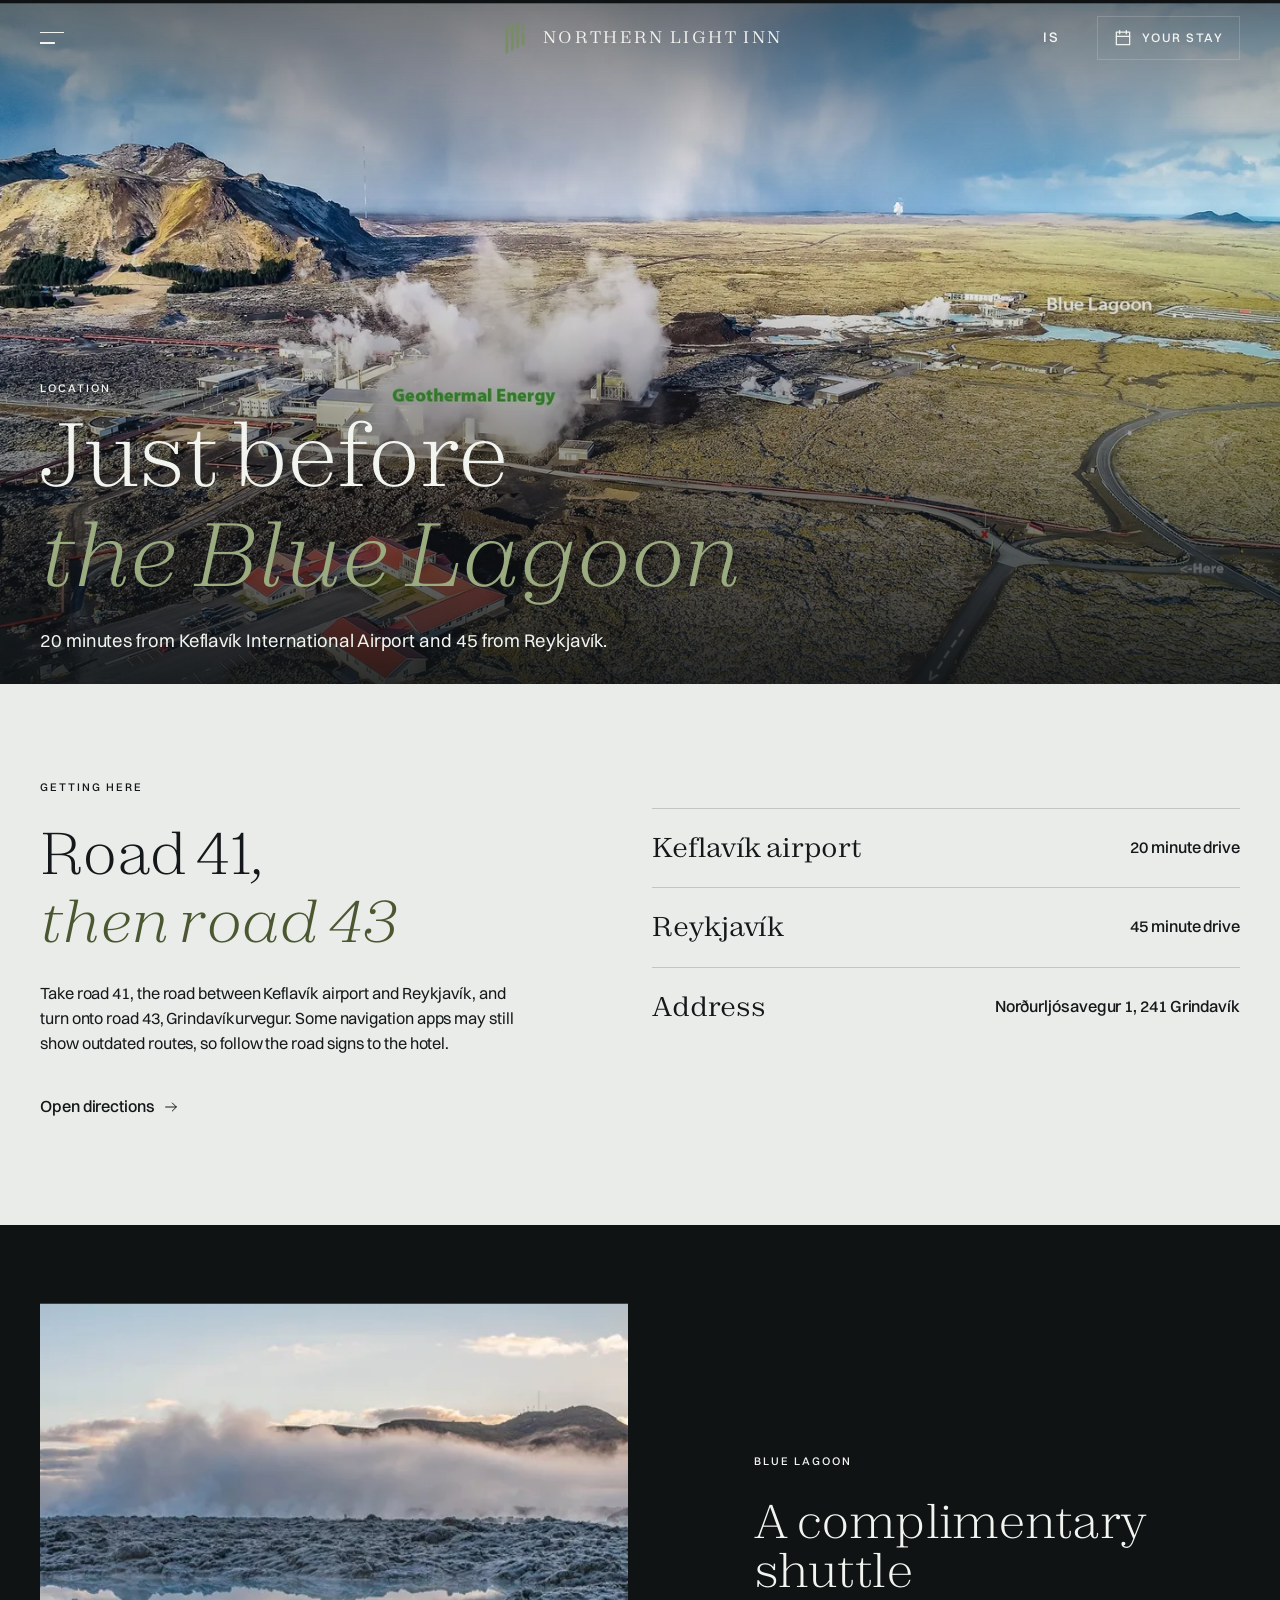
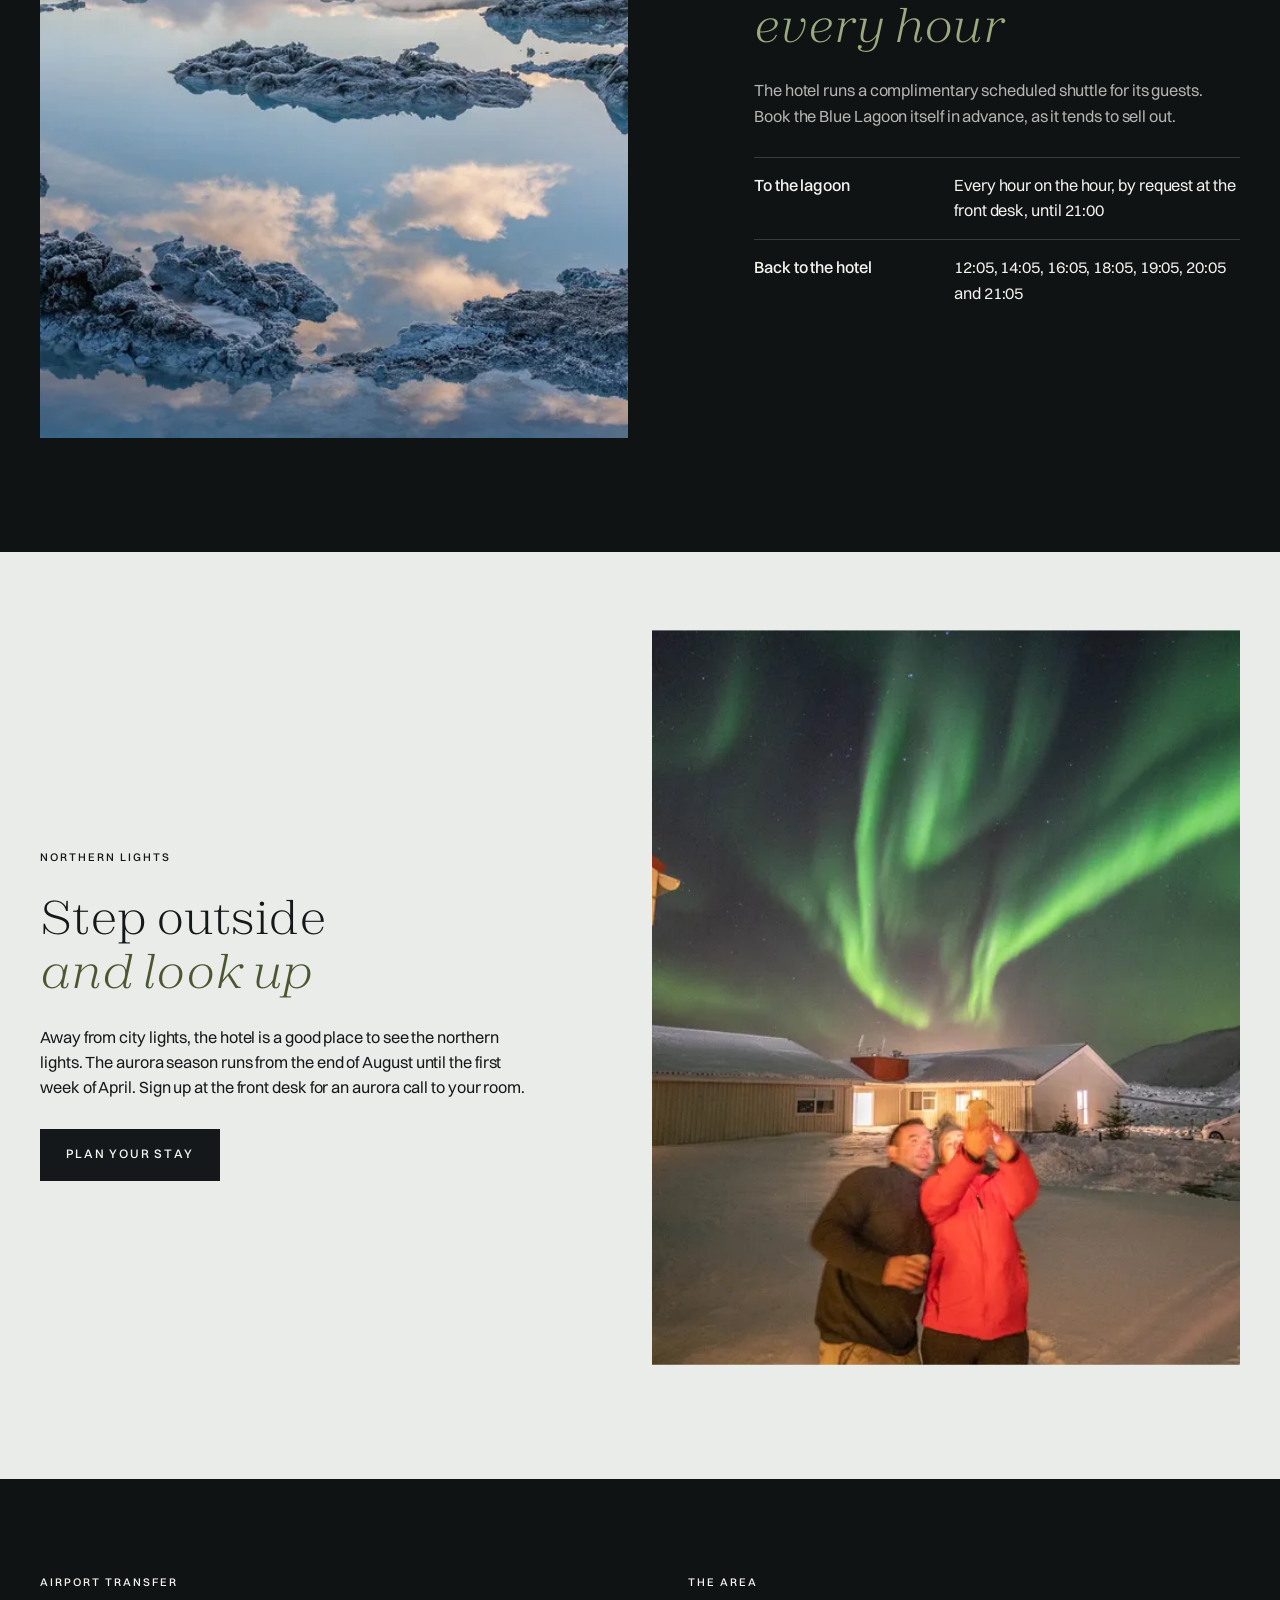
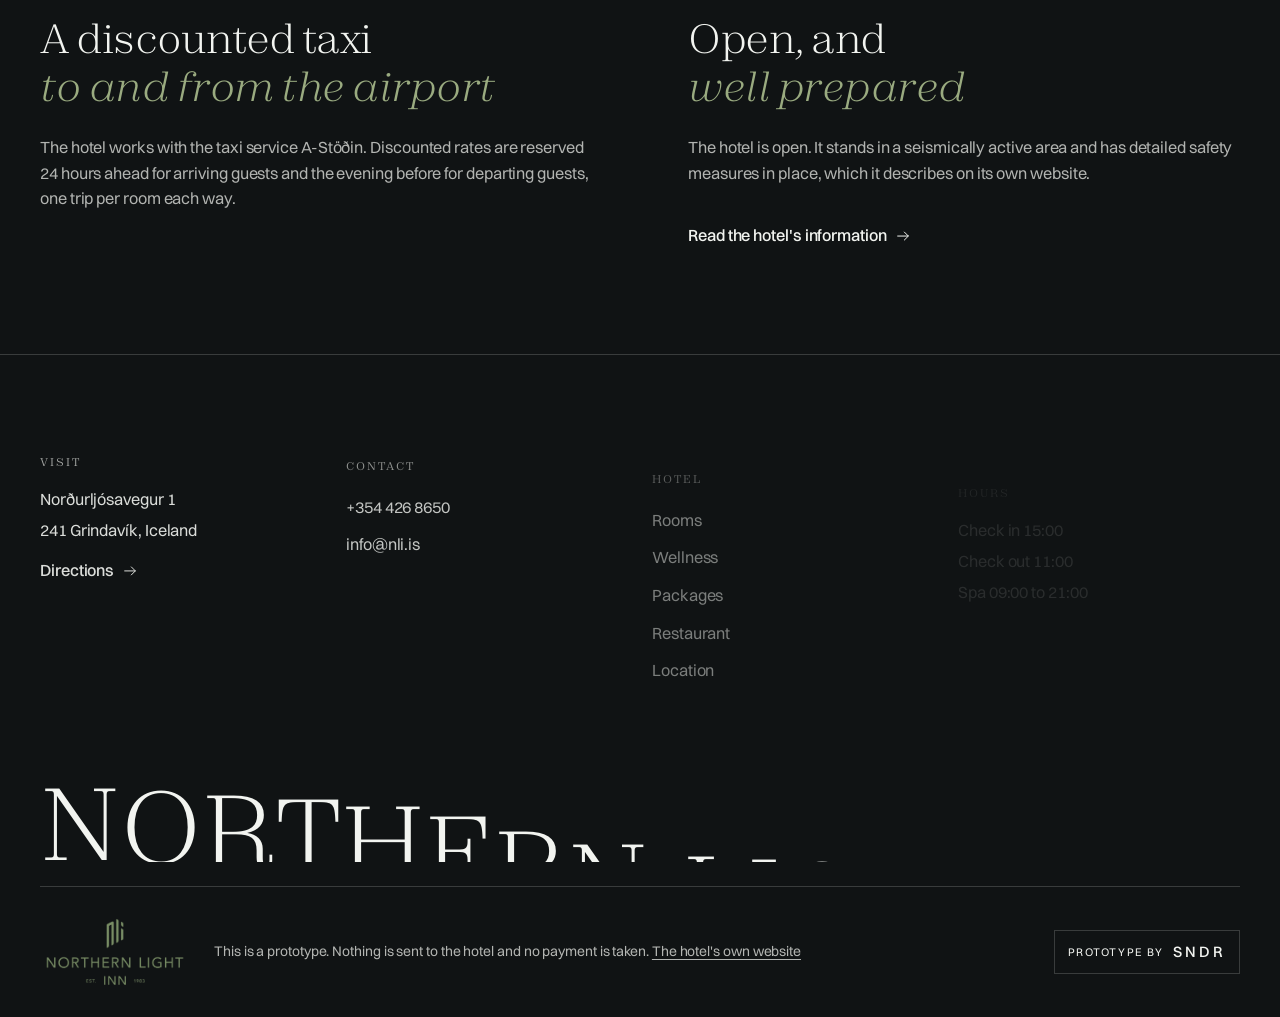
<file: location/index.html>
<!doctype html><html lang="en"><head><meta charset="utf-8"><meta name="viewport" content="width=device-width, initial-scale=1, viewport-fit=cover"><meta name="robots" content="noindex, nofollow"><meta name="theme-color" content="#101314"><title>Location | Northern Light Inn</title><meta name="description" content="20 minutes from Keflavík International Airport and 45 from Reykjavík."><script>/* focus-guard: a focus ring only for people using a keyboard.

   The bug it ends: a menu, drawer or dialog opens and its FIRST link (or the dialog's close button)
   is outlined, as if it were selected. Cause: opening code calls first.focus(), or <dialog>.showModal()
   focuses the first control by itself. When nothing was focused before, the browser decides the ring is
   wanted. Safari never focuses a button on click and a touch tap never does either, so on iPhone,
   iPad and Safari the very first tap paints the ring. Chrome with a mouse hides it, which is why it
   passes the desktop check and then reappears on Sindri's phone.

   How: remember the last input kind on <html data-input="pointer|key"> and let focus-guard.css drop the
   ring while the last input was a pointer. Keyboard users keep every ring. Load before everything else
   (inline in <head>, ~400 bytes), no dependencies. Doc: _tools/focus-guard/README.md */
(function () {
  var root = document.documentElement;
  function set(v) { if (root.getAttribute('data-input') !== v) root.setAttribute('data-input', v); }
  addEventListener('pointerdown', function () { set('pointer'); }, true);
  addEventListener('keydown', function (e) {
    if (e.key === 'Shift' || e.key === 'Control' || e.key === 'Alt' || e.key === 'Meta') return;
    set('key');
  }, true);
})();
</script><link rel="icon" type="image/png" href="../favicon.png"><link rel="apple-touch-icon" href="../apple-touch-icon.png"><link rel="alternate" hreflang="en" href="../location/"><link rel="alternate" hreflang="is" href="../is/stadsetning/"><link rel="preload" href="../assets/fonts/Zodiak-Light.woff2" as="font" type="font/woff2" crossorigin><link rel="preload" href="../assets/fonts/Switzer-Regular.woff2" as="font" type="font/woff2" crossorigin><link rel="preload" as="image" type="image/webp" imagesrcset="../assets/img/aerial-480.webp 480w, ../assets/img/aerial-960.webp 960w, ../assets/img/aerial-1440.webp 1440w, ../assets/img/aerial-2160.webp 2160w" imagesizes="100vw"><link rel="stylesheet" href="../assets/css/base.css"><link rel="stylesheet" href="../assets/css/site.css"><link rel="stylesheet" href="../assets/css/stay.css"><script>window.NLI={"lang":"en","locale":"en-GB","dates":{"wd":["Sun","Mon","Tue","Wed","Thu","Fri","Sat"],"wdLong":["Sunday","Monday","Tuesday","Wednesday","Thursday","Friday","Saturday"],"mo":["Jan","Feb","Mar","Apr","May","Jun","Jul","Aug","Sep","Oct","Nov","Dec"],"moLong":["January","February","March","April","May","June","July","August","September","October","November","December"],"narrow":["M","T","W","T","F","S","S"],"dot":""},"t":{"step1":"Nights","step2":"Days","step3":"Deposit","s1Title":"When are you coming?","s2Title":"Add to each day","s3Title":"Your stay","pickArrival":"Pick your arrival day","to":"to","nights":"Nights","night":"night","guests":"Guests","guestsShort":"guests","guestOne":"guest","room":"Room","roomAny":"Room chosen in the booking engine","roomRate":"Rate from the booking engine","engineNote":"Room rates and availability come from the hotel's booking engine. In this prototype the room is not reserved.","fewer":"Fewer","more":"More","prevMonth":"Previous month","nextMonth":"Next month","arrivalDay":"Arrival","departureDay":"Departure","day":"Day","addTo":"Add to","time":"Time","sample":"sample","taken":"taken","forGuests":"For how many?","cancel":"Cancel","add":"Add","remove":"Remove","closedShort":"Closed","includedShort":"Included","pendingNote":"{item} is added once you have picked your dates.","next1":"Add to your days","next2":"Review","pay":"Pay deposit","back":"Back","itemOne":"item","itemMany":"items","noItems":"Nothing added yet","extrasTotal":"Treatments and extras","depositToday":"Deposit today","atHotel":"Paid at the hotel","name":"Name","email":"Email","depositNote":"Prototype: no payment is taken and nothing is sent. The deposit share is an example.","nothingAdded":"No treatments or extras added.","doneTitle":"This is a prototype","doneBody":"Nothing was sent to the hotel, nothing was saved and no payment was taken. On the finished site this step takes the deposit and the hotel receives the plan below.","doneRoom":"Rooms stay in the hotel's booking engine.","openEngine":"Open the booking engine","startOver":"Start over","close":"Close","pickDate":"Pick a date","tableOnly":"Table","free":"Pay at the restaurant","title":"Your stay","soldOut":"Sold out"},"depositRate":0.2,"maxGuests":4,"bookUrl":"https://www.simplebooking.it/ibe2/hotel/5333?lang=EN&cur=ISK","rooms":[{"id":"deluxe","name":"Deluxe Room","max":2,"meta":"30 m² · King bed or two singles"},{"id":"superior","name":"Superior Room","max":2,"meta":"27 m² · Queen bed or two singles"},{"id":"double","name":"Double Room","max":2,"meta":"22 m² · One bed, 180 cm"},{"id":"twin","name":"Twin Room","max":2,"meta":"20 m² · Two single beds"},{"id":"triple","name":"Triple Room","max":3,"meta":"27 m² · Queen bed and a single"},{"id":"family","name":"Family Room","max":4,"meta":"30 m² · Queen bed and two singles"}],"extras":[{"id":"massage","icon":"massage","name":"Massage","short":"Massage","note":"","times":["10:00","11:30","14:00","15:30","17:00","18:30"],"options":[{"id":"60","label":"60 min","price":19500},{"id":"90","label":"90 min","price":26500}]},{"id":"reiki","icon":"spa","name":"Reiki","short":"Reiki","note":"60 min","times":["10:00","11:30","14:00","15:30","17:00"],"options":[{"id":"reiki","label":"Reiki healing","price":19500},{"id":"epe","label":"Reiki and EPE","price":19500}]},{"id":"recovery","icon":"clock","name":"Recovery","short":"Recovery","note":"","times":["09:30","11:00","13:00","15:00","17:00","19:00"],"options":[{"id":"compression","label":"Compression, 25 min","price":3995},{"id":"blanket","label":"Sauna blanket, 45 min","price":5995}]},{"id":"spa","icon":"moon","name":"Wellness spa","short":"Spa","note":"Open 09:00 to 21:00","times":[],"perPerson":true,"includedRooms":["deluxe","superior"],"options":[{"id":"day","label":"Day access","price":2500}]},{"id":"dinner","icon":"dinner","name":"Dinner at Max's","short":"Dinner","note":"Table only, you pay at the restaurant","times":["17:30","18:00","18:30","19:00","19:30","20:00","20:30","21:00"],"perPerson":true,"options":[{"id":"table","label":"Table","price":0}]},{"id":"floating","icon":"floating","name":"Aurora Floating","short":"Floating","closed":true,"closedNote":"Aurora Floating is currently closed.","times":[],"options":[{"id":"60","label":"60 min","price":7000}]}],"packages":[{"id":"dekur","name":"Dekurdvöl","nights":1,"maxGuests":2,"dates":[{"date":"2026-11-27","sold":true},{"date":"2026-11-28","sold":true},{"date":"2026-12-04","sold":true},{"date":"2026-12-05","sold":false}],"rules":[{"room":"deluxe","guests":1,"price":48700},{"room":"deluxe","price":32300,"pp":true},{"guests":1,"price":38700},{"price":27300,"pp":true}]},{"id":"prjono","name":"Prjónahelgi","nights":2,"minGuests":2,"dates":[{"date":"2027-04-16","sold":false}],"rules":[{"room":"deluxe","price":54490,"pp":true},{"guests":4,"price":39990,"pp":true},{"guests":3,"price":41990,"pp":true},{"price":46990,"pp":true}]}]}</script><script defer src="../assets/vendor/gsap.min.js"></script><script defer src="../assets/vendor/ScrollTrigger.min.js"></script><script defer src="../assets/vendor/CustomEase.min.js"></script><script type="module" src="../assets/js/main.js"></script></head><body class="page-location"><a class="skip-link" href="#main">Skip to content</a><header class="site-header has-page-hero">
 <button type="button" class="menu-toggle" aria-controls="menu-panel" aria-expanded="false" aria-haspopup="dialog" aria-label="Menu"><span class="burger" aria-hidden="true"><i></i><i></i></span></button>
 <a class="brand" href="../" aria-label="Northern Light Inn, home"><img src="../assets/logo/icon.png" width="40" height="40" alt=""><span class="brand-word" translate="no" aria-hidden="true"><i>N</i><i>o</i><i>r</i><i>t</i><i>h</i><i>e</i><i>r</i><i>n</i><i>&nbsp;</i><i>L</i><i>i</i><i>g</i><i>h</i><i>t</i><i>&nbsp;</i><i>I</i><i>n</i><i>n</i></span></a>
 <div class="header-right"><a class="lang" href="../is/stadsetning/" lang="is" hreflang="is" aria-label="Íslenska">IS</a><button type="button" class="btn-stay" data-stay-open aria-haspopup="dialog" aria-controls="stay-dialog"><svg class="icon" viewBox="0 0 24 24" width="20" height="20" fill="none" stroke="currentColor" stroke-width="1.5" stroke-linecap="round" stroke-linejoin="round" aria-hidden="true" ><rect x="4" y="5" width="16" height="15"/><path d="M4 10h16M8 3v4M16 3v4"/></svg><span>Your stay</span><b data-stay-count hidden></b></button></div>
</header>
<dialog class="menu-panel" id="menu-panel" aria-label="Menu" tabindex="-1">
 <div class="menu-curtain menu-curtain--lead" aria-hidden="true"></div><div class="menu-curtain" aria-hidden="true"></div>
 <div class="menu-top"><button type="button" class="menu-close" aria-label="Close"><span class="burger" aria-hidden="true"><i></i><i></i></span></button><a class="brand" href="../" aria-label="Northern Light Inn, home"><img src="../assets/logo/icon.png" width="40" height="40" alt=""><span class="brand-word" translate="no" aria-hidden="true"><i>N</i><i>o</i><i>r</i><i>t</i><i>h</i><i>e</i><i>r</i><i>n</i><i>&nbsp;</i><i>L</i><i>i</i><i>g</i><i>h</i><i>t</i><i>&nbsp;</i><i>I</i><i>n</i><i>n</i></span></a><span></span></div>
 <div class="menu-body">
  <nav aria-label="Main navigation"><a href="../rooms/" data-menu="rooms" ><span class="menu-num" aria-hidden="true">01</span><span class="menu-mask"><span class="menu-word">Rooms</span></span></a><a href="../wellness/" data-menu="wellness" ><span class="menu-num" aria-hidden="true">02</span><span class="menu-mask"><span class="menu-word">Wellness</span></span></a><a href="../packages/" data-menu="packages" ><span class="menu-num" aria-hidden="true">03</span><span class="menu-mask"><span class="menu-word">Packages</span></span></a><a href="../restaurant/" data-menu="restaurant" ><span class="menu-num" aria-hidden="true">04</span><span class="menu-mask"><span class="menu-word">Restaurant</span></span></a><a href="../location/" data-menu="location" aria-current="page"><span class="menu-num" aria-hidden="true">05</span><span class="menu-mask"><span class="menu-word">Location</span></span></a></nav>
  <div class="menu-photo" aria-hidden="true"><div class="menu-photo-frame"><div class="menu-shot" data-shot="home"><picture><source type="image/webp" srcset="../assets/img/exterior-480.webp 480w, ../assets/img/exterior-960.webp 960w, ../assets/img/exterior-1440.webp 1440w, ../assets/img/exterior-2160.webp 2160w" sizes="(max-width:1023px) 1px, 34vw"><img src="../assets/img/exterior-960.jpg" srcset="../assets/img/exterior-480.jpg 480w, ../assets/img/exterior-960.jpg 960w, ../assets/img/exterior-1440.jpg 1440w, ../assets/img/exterior-2160.jpg 2160w" sizes="(max-width:1023px) 1px, 34vw" width="2500" height="1667" alt="" loading="lazy"  decoding="async"></picture></div><div class="menu-shot" data-shot="rooms"><picture><source type="image/webp" srcset="../assets/img/deluxe-480.webp 480w, ../assets/img/deluxe-960.webp 960w, ../assets/img/deluxe-1440.webp 1440w, ../assets/img/deluxe-2160.webp 2160w" sizes="(max-width:1023px) 1px, 34vw"><img src="../assets/img/deluxe-960.jpg" srcset="../assets/img/deluxe-480.jpg 480w, ../assets/img/deluxe-960.jpg 960w, ../assets/img/deluxe-1440.jpg 1440w, ../assets/img/deluxe-2160.jpg 2160w" sizes="(max-width:1023px) 1px, 34vw" width="2500" height="1667" alt="" loading="lazy"  decoding="async"></picture></div><div class="menu-shot" data-shot="wellness"><picture><source type="image/webp" srcset="../assets/img/sauna-480.webp 480w, ../assets/img/sauna-960.webp 960w, ../assets/img/sauna-1440.webp 1440w, ../assets/img/sauna-2160.webp 2160w" sizes="(max-width:1023px) 1px, 34vw"><img src="../assets/img/sauna-960.jpg" srcset="../assets/img/sauna-480.jpg 480w, ../assets/img/sauna-960.jpg 960w, ../assets/img/sauna-1440.jpg 1440w, ../assets/img/sauna-2160.jpg 2160w" sizes="(max-width:1023px) 1px, 34vw" width="2500" height="1667" alt="" loading="lazy"  decoding="async"></picture></div><div class="menu-shot" data-shot="packages"><picture><source type="image/webp" srcset="../assets/img/xmas-480.webp 480w, ../assets/img/xmas-960.webp 960w, ../assets/img/xmas-1440.webp 1440w, ../assets/img/xmas-2160.webp 2160w" sizes="(max-width:1023px) 1px, 34vw"><img src="../assets/img/xmas-960.jpg" srcset="../assets/img/xmas-480.jpg 480w, ../assets/img/xmas-960.jpg 960w, ../assets/img/xmas-1440.jpg 1440w, ../assets/img/xmas-2160.jpg 2160w" sizes="(max-width:1023px) 1px, 34vw" width="2500" height="1664" alt="" loading="lazy"  decoding="async"></picture></div><div class="menu-shot" data-shot="restaurant"><picture><source type="image/webp" srcset="../assets/img/restaurant-480.webp 480w, ../assets/img/restaurant-960.webp 960w, ../assets/img/restaurant-1440.webp 1440w, ../assets/img/restaurant-2160.webp 2160w" sizes="(max-width:1023px) 1px, 34vw"><img src="../assets/img/restaurant-960.jpg" srcset="../assets/img/restaurant-480.jpg 480w, ../assets/img/restaurant-960.jpg 960w, ../assets/img/restaurant-1440.jpg 1440w, ../assets/img/restaurant-2160.jpg 2160w" sizes="(max-width:1023px) 1px, 34vw" width="2500" height="1668" alt="" loading="lazy"  decoding="async"></picture></div><div class="menu-shot is-on" data-shot="location"><picture><source type="image/webp" srcset="../assets/img/moss-480.webp 480w, ../assets/img/moss-960.webp 960w, ../assets/img/moss-1440.webp 1440w, ../assets/img/moss-2160.webp 2160w" sizes="(max-width:1023px) 1px, 34vw"><img src="../assets/img/moss-960.jpg" srcset="../assets/img/moss-480.jpg 480w, ../assets/img/moss-960.jpg 960w, ../assets/img/moss-1440.jpg 1440w, ../assets/img/moss-2160.jpg 2160w" sizes="(max-width:1023px) 1px, 34vw" width="2500" height="1667" alt="" loading="lazy"  decoding="async"></picture></div></div></div>
 </div>
 <div class="menu-foot"><p class="small">Norðurljósavegur 1 · 241 Grindavík</p><a href="tel:+3544268650">+354 426 8650</a><a href="mailto:info@nli.is">info@nli.is</a><a class="lang" href="../is/stadsetning/" lang="is" hreflang="is" aria-label="Íslenska">IS</a></div>
</dialog><main id="main"><section class="page-hero" aria-labelledby="page-title"><div class="page-hero-drift"><div class="page-hero-photo"><picture><source type="image/webp" srcset="../assets/img/aerial-480.webp 480w, ../assets/img/aerial-960.webp 960w, ../assets/img/aerial-1440.webp 1440w, ../assets/img/aerial-2160.webp 2160w" sizes="100vw"><img src="../assets/img/aerial-960.jpg" srcset="../assets/img/aerial-480.jpg 480w, ../assets/img/aerial-960.jpg 960w, ../assets/img/aerial-1440.jpg 1440w, ../assets/img/aerial-2160.jpg 2160w" sizes="100vw" width="2500" height="1667" alt="Northern Light Inn and the Blue Lagoon from the air" loading="eager" fetchpriority="high" decoding="async"></picture></div></div><div class="page-hero-shade"></div><div class="wrap page-hero-copy"><p class="eyebrow">Location</p><h1 id="page-title"><span class="line"><span>Just before</span></span><span class="line"><em>the Blue Lagoon</em></span></h1><p class="lede">20 minutes from Keflavík International Airport and 45 from Reykjavík.</p></div></section>
<section class="on-steam pad"><div class="wrap included-grid"><div class="section-head"><div class="reveal "><div data-rise><p class="eyebrow">Getting here</p></div></div><h2 data-heading ><span class="line"><span>Road 41,</span></span><span class="line"><em>then road 43</em></span></h2><div class="reveal "><div data-rise><p>Take road 41, the road between Keflavík airport and Reykjavík, and turn onto road 43, Grindavíkurvegur. Some navigation apps may still show outdated routes, so follow the road signs to the hotel.</p></div></div><div class="reveal "><div data-rise><div class="actions"><a class="btn-text " href="https://www.google.com/maps/dir/?api=1&amp;destination=Northern+Light+Inn+Grindavik" target="_blank" rel="noopener">Open directions<svg class="icon" viewBox="0 0 24 24" width="20" height="20" fill="none" stroke="currentColor" stroke-width="1.5" stroke-linecap="round" stroke-linejoin="round" aria-hidden="true" ><path d="M4 12h16M14 6l6 6-6 6"/></svg></a></div></div></div></div>
 <ul class="rows rows--big" data-rows><li class="row"><span class="row-rule" aria-hidden="true"></span><span class="row-title">Keflavík airport</span><b class="row-price">20 minute drive</b></li><li class="row"><span class="row-rule" aria-hidden="true"></span><span class="row-title">Reykjavík</span><b class="row-price">45 minute drive</b></li><li class="row"><span class="row-rule" aria-hidden="true"></span><span class="row-title">Address</span><b class="row-price">Norðurljósavegur 1, 241 Grindavík</b></li></ul></div></section>
<section class="pad"><div class="wrap split">
 <div class="split-media" data-sweep><div data-drift="-3,3"><div class="photo-frame "><picture><source type="image/webp" srcset="../assets/img/lagoon-480.webp 480w, ../assets/img/lagoon-960.webp 960w, ../assets/img/lagoon-1440.webp 1440w, ../assets/img/lagoon-2160.webp 2160w" sizes="(max-width:767px) 90vw, 47vw"><img src="../assets/img/lagoon-960.jpg" srcset="../assets/img/lagoon-480.jpg 480w, ../assets/img/lagoon-960.jpg 960w, ../assets/img/lagoon-1440.jpg 1440w, ../assets/img/lagoon-2160.jpg 2160w" sizes="(max-width:767px) 90vw, 47vw" width="2500" height="1667" alt="Still water and lava at the Blue Lagoon" loading="lazy"  decoding="async"></picture></div></div></div>
 <div class="split-copy"><div class="reveal "><div data-rise><p class="eyebrow">Blue Lagoon</p></div></div><h2 data-heading ><span class="line"><span>A complimentary shuttle</span></span><span class="line"><em>every hour</em></span></h2><div class="reveal "><div data-rise><p class="muted">The hotel runs a complimentary scheduled shuttle for its guests. Book the Blue Lagoon itself in advance, as it tends to sell out.</p></div></div><ul class="rows " data-rows><li class="row"><span class="row-rule" aria-hidden="true"></span><span class="row-name">To the lagoon</span><span class="row-text">Every hour on the hour, by request at the front desk, until 21:00</span></li><li class="row"><span class="row-rule" aria-hidden="true"></span><span class="row-name">Back to the hotel</span><span class="row-text">12:05, 14:05, 16:05, 18:05, 19:05, 20:05 and 21:05</span></li></ul></div>
</div></section>
<section class="on-steam pad"><div class="wrap split split--flip">
 <div class="split-copy"><div class="reveal "><div data-rise><p class="eyebrow">Northern lights</p></div></div><h2 data-heading ><span class="line"><span>Step outside</span></span><span class="line"><em>and look up</em></span></h2><div class="reveal "><div data-rise><p>Away from city lights, the hotel is a good place to see the northern lights. The aurora season runs from the end of August until the first week of April. Sign up at the front desk for an aurora call to your room.</p></div></div><div class="reveal "><div data-rise><div class="actions"><button type="button" class="btn-primary " data-stay-open aria-haspopup="dialog" aria-controls="stay-dialog" aria-label="Plan your stay"><span class="btn-label" aria-hidden="true"><span class="btn-letter" style="--i:0" data-char="P">P</span><span class="btn-letter" style="--i:1" data-char="l">l</span><span class="btn-letter" style="--i:2" data-char="a">a</span><span class="btn-letter" style="--i:3" data-char="n">n</span><span class="btn-letter" style="--i:4" data-char=" "> </span><span class="btn-letter" style="--i:5" data-char="y">y</span><span class="btn-letter" style="--i:6" data-char="o">o</span><span class="btn-letter" style="--i:7" data-char="u">u</span><span class="btn-letter" style="--i:8" data-char="r">r</span><span class="btn-letter" style="--i:9" data-char=" "> </span><span class="btn-letter" style="--i:10" data-char="s">s</span><span class="btn-letter" style="--i:11" data-char="t">t</span><span class="btn-letter" style="--i:12" data-char="a">a</span><span class="btn-letter" style="--i:13" data-char="y">y</span></span></button></div></div></div></div>
 <div class="split-media" data-sweep><div data-drift="-3,3"><div class="photo-frame "><picture><source type="image/webp" srcset="../assets/img/couple-480.webp 480w, ../assets/img/couple-960.webp 960w, ../assets/img/couple-1440.webp 1440w, ../assets/img/couple-2160.webp 2160w" sizes="(max-width:767px) 90vw, 47vw"><img src="../assets/img/couple-960.jpg" srcset="../assets/img/couple-480.jpg 480w, ../assets/img/couple-960.jpg 960w, ../assets/img/couple-1440.jpg 1440w, ../assets/img/couple-2160.jpg 2160w" sizes="(max-width:767px) 90vw, 47vw" width="2500" height="1667" alt="Guests under the northern lights outside the hotel" loading="lazy"  decoding="async"></picture></div></div></div>
</div></section>
<section class="pad"><div class="wrap two-col">
 <div><div class="reveal "><div data-rise><p class="eyebrow">Airport transfer</p></div></div><h2 data-heading class="h3big"><span class="line"><span>A discounted taxi</span></span><span class="line"><em>to and from the airport</em></span></h2><div class="reveal "><div data-rise><p class="muted">The hotel works with the taxi service A-Stöðin. Discounted rates are reserved 24 hours ahead for arriving guests and the evening before for departing guests, one trip per room each way.</p></div></div></div>
 <div><div class="reveal "><div data-rise><p class="eyebrow">The area</p></div></div><h2 data-heading class="h3big"><span class="line"><span>Open, and</span></span><span class="line"><em>well prepared</em></span></h2><div class="reveal "><div data-rise><p class="muted">The hotel is open. It stands in a seismically active area and has detailed safety measures in place, which it describes on its own website.</p></div></div><div class="reveal "><div data-rise><div class="actions"><a class="btn-text " href="https://www.nli.is/seismic-activity" target="_blank" rel="noopener">Read the hotel's information<svg class="icon" viewBox="0 0 24 24" width="20" height="20" fill="none" stroke="currentColor" stroke-width="1.5" stroke-linecap="round" stroke-linejoin="round" aria-hidden="true" ><path d="M4 12h16M14 6l6 6-6 6"/></svg></a></div></div></div></div>
</div></section></main><footer class="site-footer"><div class="wrap">
 <div class="footer-columns" data-cards>
  <div class="footer-column"><h2 class="eyebrow">Visit</h2><p>Norðurljósavegur 1</p><p>241 Grindavík, Iceland</p><a class="btn-text" href="https://www.google.com/maps/search/?api=1&amp;query=Northern+Light+Inn+Grindavik" target="_blank" rel="noopener">Directions<svg class="icon" viewBox="0 0 24 24" width="20" height="20" fill="none" stroke="currentColor" stroke-width="1.5" stroke-linecap="round" stroke-linejoin="round" aria-hidden="true" ><path d="M4 12h16M14 6l6 6-6 6"/></svg></a></div>
  <div class="footer-column"><h2 class="eyebrow">Contact</h2><a href="tel:+3544268650">+354 426 8650</a><a href="mailto:info@nli.is">info@nli.is</a></div>
  <nav class="footer-column" aria-label="Hotel"><h2 class="eyebrow">Hotel</h2><a href="../rooms/">Rooms</a><a href="../wellness/">Wellness</a><a href="../packages/">Packages</a><a href="../restaurant/">Restaurant</a><a href="../location/">Location</a></nav>
  <div class="footer-column"><h2 class="eyebrow">Hours</h2><p>Check in 15:00</p><p>Check out 11:00</p><p>Spa 09:00 to 21:00</p></div>
 </div>
 <div class="footer-wordmark" role="img" aria-label="Northern Light Inn"><span class="fit-line fit-wide" aria-hidden="true"><span>N</span><span>O</span><span>R</span><span>T</span><span>H</span><span>E</span><span>R</span><span>N</span><span class="sp">&nbsp;</span><span>L</span><span>I</span><span>G</span><span>H</span><span>T</span><span class="sp">&nbsp;</span><span>I</span><span>N</span><span>N</span></span><span class="fit-line fit-narrow" aria-hidden="true"><span>N</span><span>O</span><span>R</span><span>T</span><span>H</span><span>E</span><span>R</span><span>N</span></span><span class="fit-line fit-narrow" aria-hidden="true"><span>L</span><span>I</span><span>G</span><span>H</span><span>T</span><span class="sp">&nbsp;</span><span>I</span><span>N</span><span>N</span></span></div>
 <div class="footer-legal small"><img class="footer-logo" src="../assets/logo/full.png" width="720" height="393" alt="Northern Light Inn, est. 1983" loading="lazy"><p class="proto-note">This is a prototype. Nothing is sent to the hotel and no payment is taken. <a class="plain-link" href="https://www.nli.is" target="_blank" rel="noopener">The hotel's own website</a></p><a class="sndr-badge" href="https://sndrstudio.is" target="_blank" rel="noopener" aria-label="Prototype by SNDR Studio"><span>Prototype by</span><b>SNDR</b></a></div>
</div></footer><dialog class="stay-dialog" id="stay-dialog" aria-labelledby="stay-title" tabindex="-1">
 <div class="sheet-backdrop" aria-hidden="true"></div>
 <div class="stay-sheet on-steam" tabindex="-1" data-lenis-prevent>
  <div class="stay-top"><p class="eyebrow">Your stay</p><ol class="stay-steps"></ol><button type="button" class="stay-close icon-btn" aria-label="Close"><svg class="icon" viewBox="0 0 24 24" width="20" height="20" fill="none" stroke="currentColor" stroke-width="1.5" stroke-linecap="round" stroke-linejoin="round" aria-hidden="true" ><path d="M6 6l12 12M18 6L6 18"/></svg></button></div>
  <div class="stay-body"></div>
  <div class="stay-foot"></div>
 </div>
</dialog></body></html>
</file>
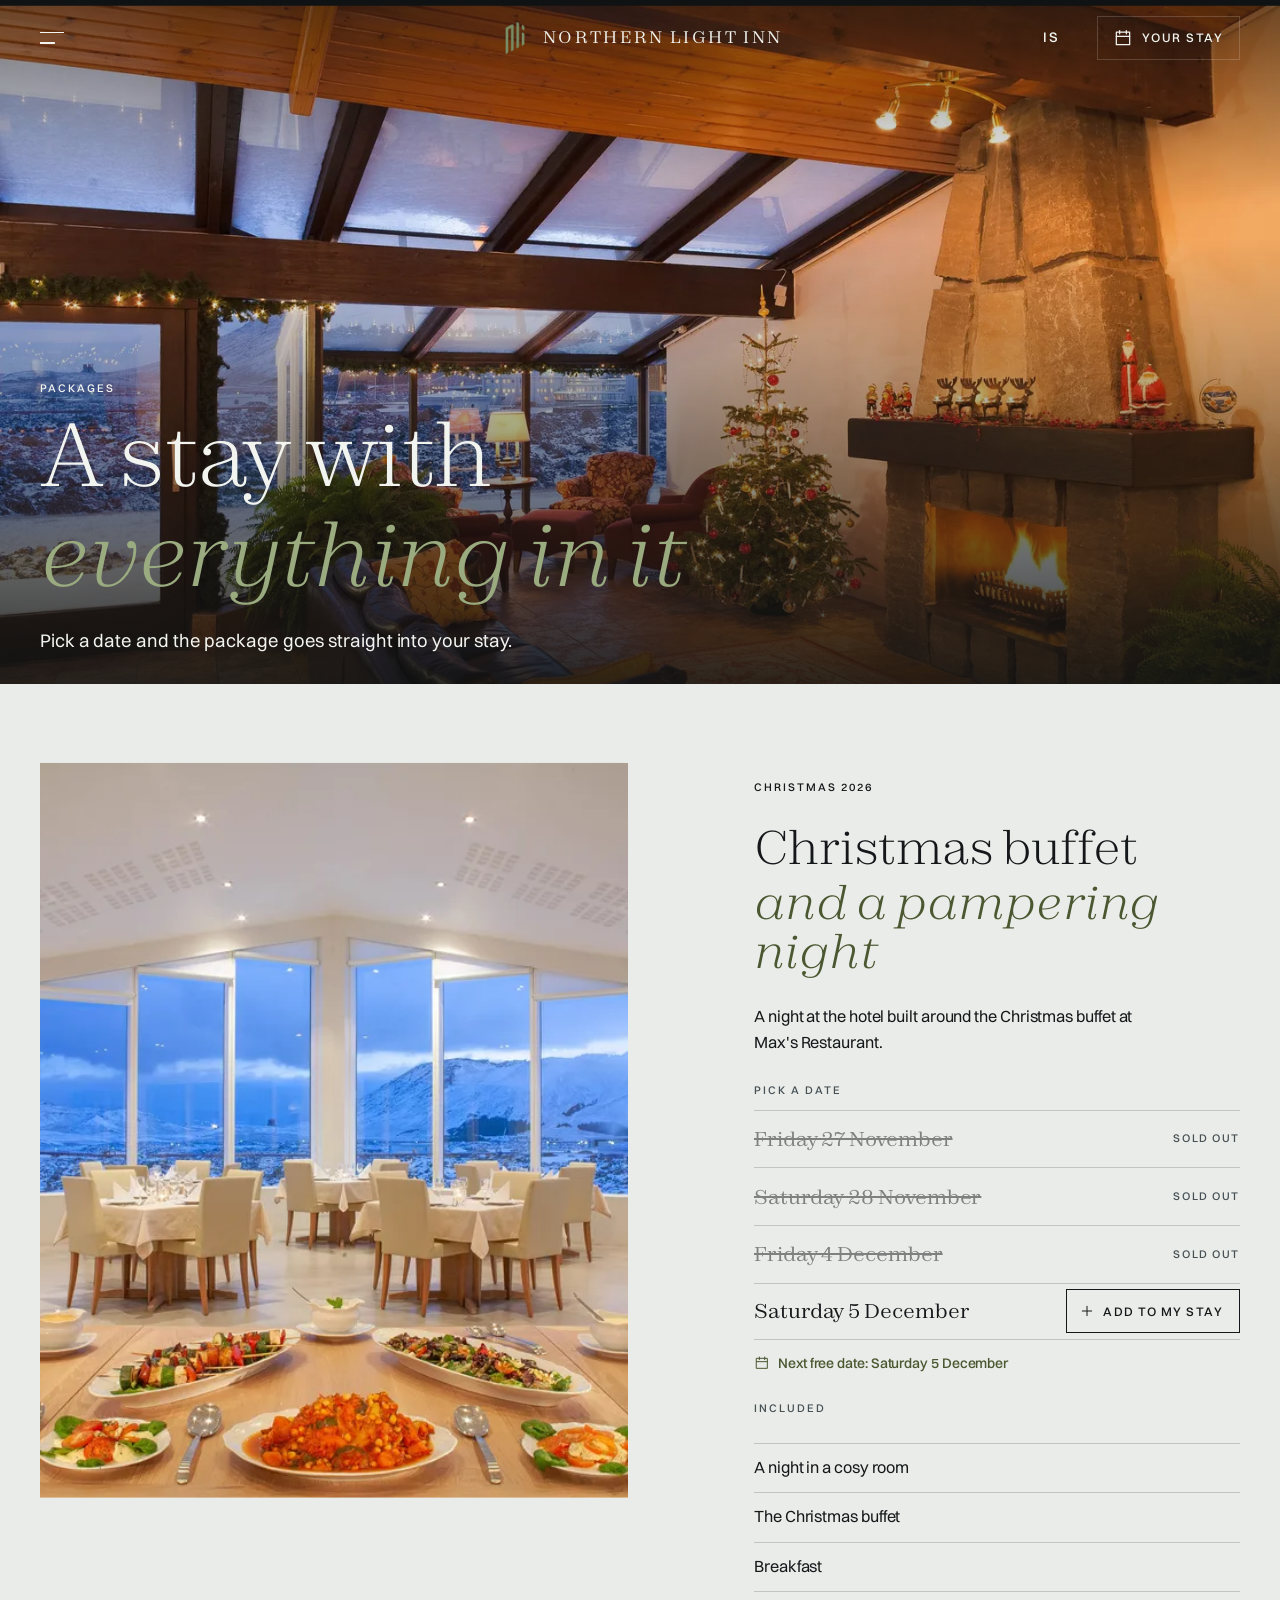
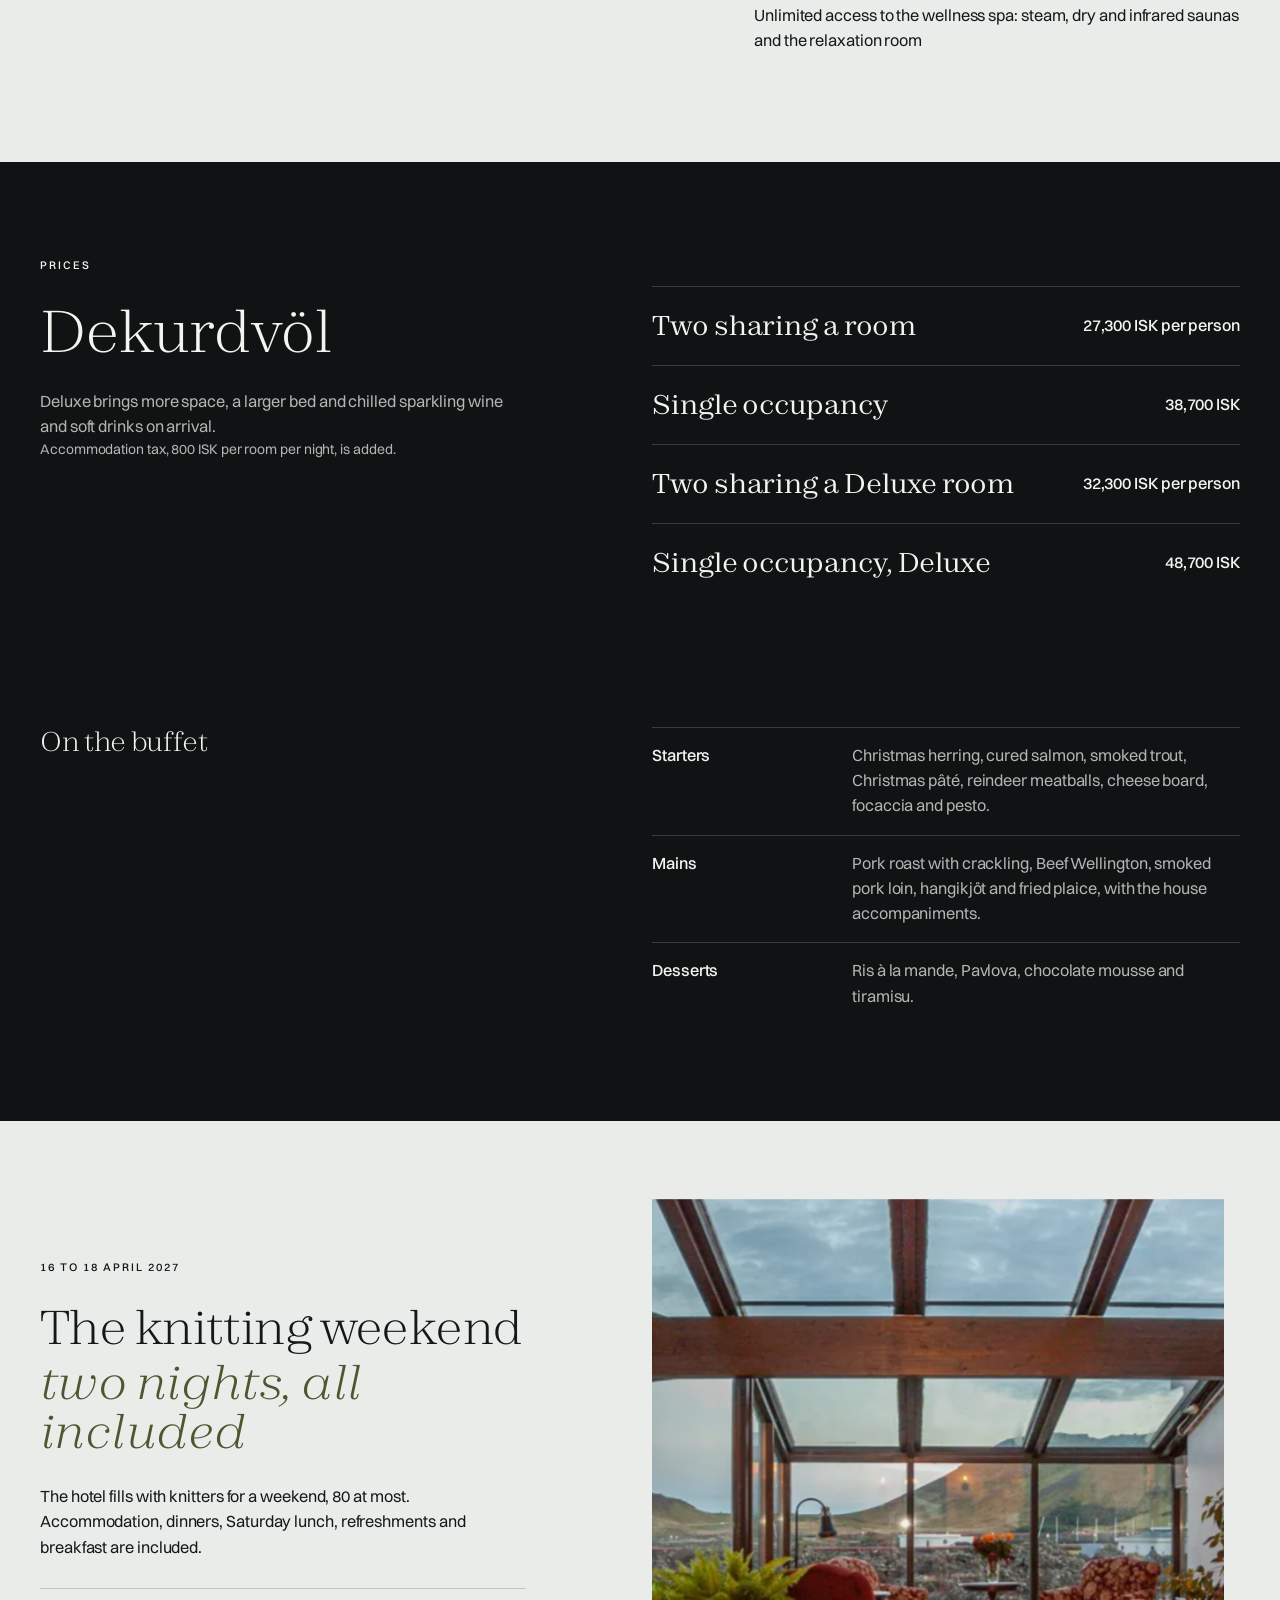
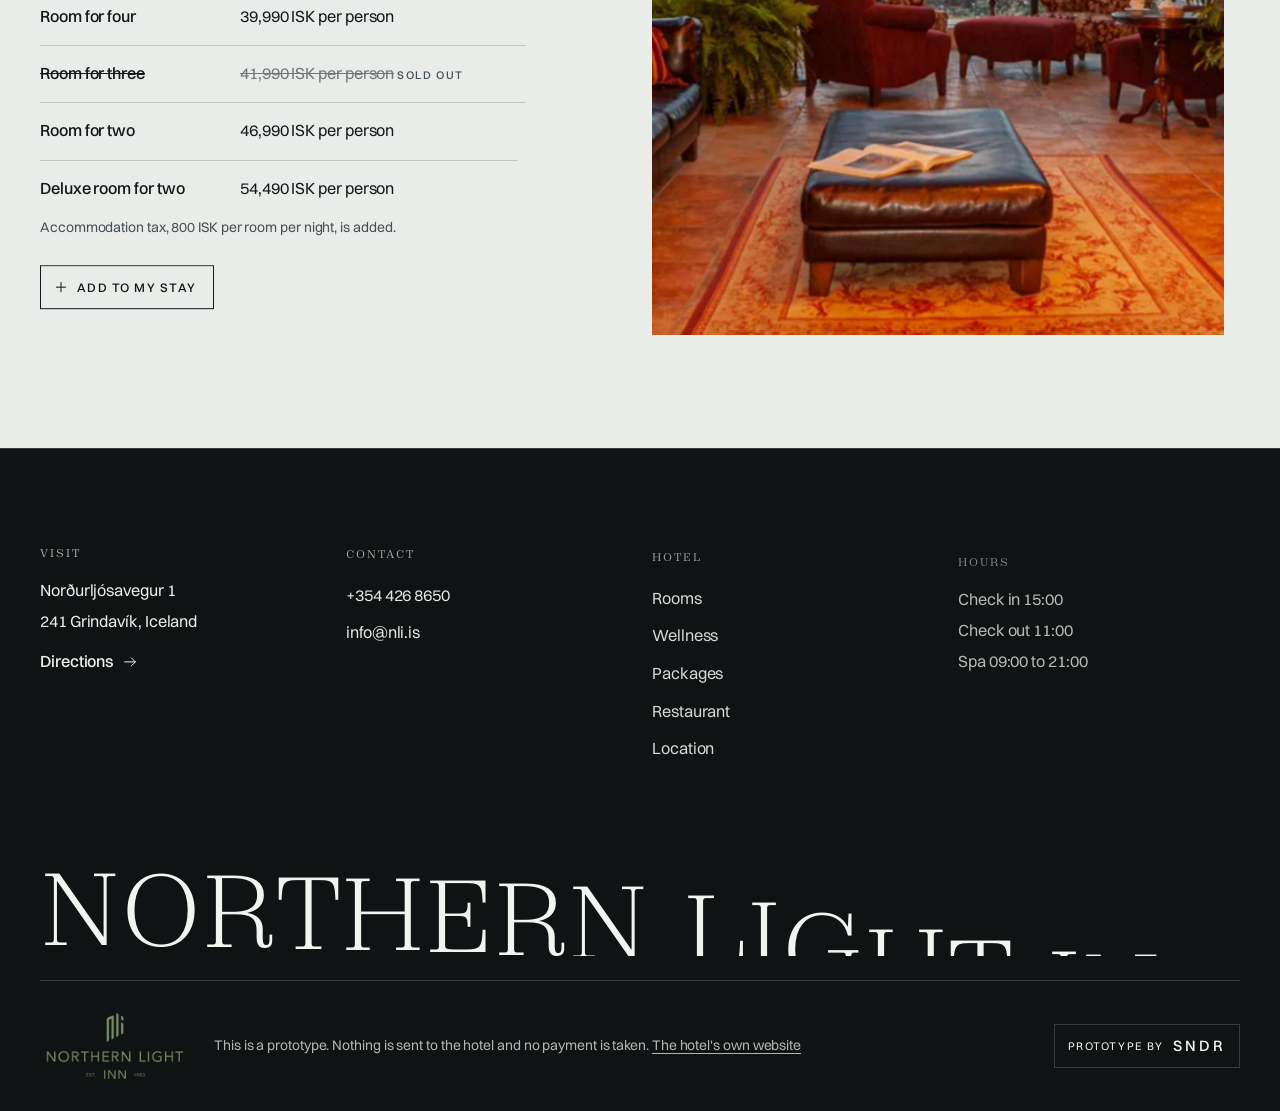
<file: packages/index.html>
<!doctype html><html lang="en"><head><meta charset="utf-8"><meta name="viewport" content="width=device-width, initial-scale=1, viewport-fit=cover"><meta name="robots" content="noindex, nofollow"><meta name="theme-color" content="#101314"><title>Packages | Northern Light Inn</title><meta name="description" content="Pick a date and the package goes straight into your stay."><script>/* focus-guard: a focus ring only for people using a keyboard.

   The bug it ends: a menu, drawer or dialog opens and its FIRST link (or the dialog's close button)
   is outlined, as if it were selected. Cause: opening code calls first.focus(), or <dialog>.showModal()
   focuses the first control by itself. When nothing was focused before, the browser decides the ring is
   wanted. Safari never focuses a button on click and a touch tap never does either, so on iPhone,
   iPad and Safari the very first tap paints the ring. Chrome with a mouse hides it, which is why it
   passes the desktop check and then reappears on Sindri's phone.

   How: remember the last input kind on <html data-input="pointer|key"> and let focus-guard.css drop the
   ring while the last input was a pointer. Keyboard users keep every ring. Load before everything else
   (inline in <head>, ~400 bytes), no dependencies. Doc: _tools/focus-guard/README.md */
(function () {
  var root = document.documentElement;
  function set(v) { if (root.getAttribute('data-input') !== v) root.setAttribute('data-input', v); }
  addEventListener('pointerdown', function () { set('pointer'); }, true);
  addEventListener('keydown', function (e) {
    if (e.key === 'Shift' || e.key === 'Control' || e.key === 'Alt' || e.key === 'Meta') return;
    set('key');
  }, true);
})();
</script><link rel="icon" type="image/png" href="../favicon.png"><link rel="apple-touch-icon" href="../apple-touch-icon.png"><link rel="alternate" hreflang="en" href="../packages/"><link rel="alternate" hreflang="is" href="../is/pakkar/"><link rel="preload" href="../assets/fonts/Zodiak-Light.woff2" as="font" type="font/woff2" crossorigin><link rel="preload" href="../assets/fonts/Switzer-Regular.woff2" as="font" type="font/woff2" crossorigin><link rel="preload" as="image" type="image/webp" imagesrcset="../assets/img/xmas-480.webp 480w, ../assets/img/xmas-960.webp 960w, ../assets/img/xmas-1440.webp 1440w, ../assets/img/xmas-2160.webp 2160w" imagesizes="100vw"><link rel="stylesheet" href="../assets/css/base.css"><link rel="stylesheet" href="../assets/css/site.css"><link rel="stylesheet" href="../assets/css/stay.css"><script>window.NLI={"lang":"en","locale":"en-GB","dates":{"wd":["Sun","Mon","Tue","Wed","Thu","Fri","Sat"],"wdLong":["Sunday","Monday","Tuesday","Wednesday","Thursday","Friday","Saturday"],"mo":["Jan","Feb","Mar","Apr","May","Jun","Jul","Aug","Sep","Oct","Nov","Dec"],"moLong":["January","February","March","April","May","June","July","August","September","October","November","December"],"narrow":["M","T","W","T","F","S","S"],"dot":""},"t":{"step1":"Nights","step2":"Days","step3":"Deposit","s1Title":"When are you coming?","s2Title":"Add to each day","s3Title":"Your stay","pickArrival":"Pick your arrival day","to":"to","nights":"Nights","night":"night","guests":"Guests","guestsShort":"guests","guestOne":"guest","room":"Room","roomAny":"Room chosen in the booking engine","roomRate":"Rate from the booking engine","engineNote":"Room rates and availability come from the hotel's booking engine. In this prototype the room is not reserved.","fewer":"Fewer","more":"More","prevMonth":"Previous month","nextMonth":"Next month","arrivalDay":"Arrival","departureDay":"Departure","day":"Day","addTo":"Add to","time":"Time","sample":"sample","taken":"taken","forGuests":"For how many?","cancel":"Cancel","add":"Add","remove":"Remove","closedShort":"Closed","includedShort":"Included","pendingNote":"{item} is added once you have picked your dates.","next1":"Add to your days","next2":"Review","pay":"Pay deposit","back":"Back","itemOne":"item","itemMany":"items","noItems":"Nothing added yet","extrasTotal":"Treatments and extras","depositToday":"Deposit today","atHotel":"Paid at the hotel","name":"Name","email":"Email","depositNote":"Prototype: no payment is taken and nothing is sent. The deposit share is an example.","nothingAdded":"No treatments or extras added.","doneTitle":"This is a prototype","doneBody":"Nothing was sent to the hotel, nothing was saved and no payment was taken. On the finished site this step takes the deposit and the hotel receives the plan below.","doneRoom":"Rooms stay in the hotel's booking engine.","openEngine":"Open the booking engine","startOver":"Start over","close":"Close","pickDate":"Pick a date","tableOnly":"Table","free":"Pay at the restaurant","title":"Your stay","soldOut":"Sold out"},"depositRate":0.2,"maxGuests":4,"bookUrl":"https://www.simplebooking.it/ibe2/hotel/5333?lang=EN&cur=ISK","rooms":[{"id":"deluxe","name":"Deluxe Room","max":2,"meta":"30 m² · King bed or two singles"},{"id":"superior","name":"Superior Room","max":2,"meta":"27 m² · Queen bed or two singles"},{"id":"double","name":"Double Room","max":2,"meta":"22 m² · One bed, 180 cm"},{"id":"twin","name":"Twin Room","max":2,"meta":"20 m² · Two single beds"},{"id":"triple","name":"Triple Room","max":3,"meta":"27 m² · Queen bed and a single"},{"id":"family","name":"Family Room","max":4,"meta":"30 m² · Queen bed and two singles"}],"extras":[{"id":"massage","icon":"massage","name":"Massage","short":"Massage","note":"","times":["10:00","11:30","14:00","15:30","17:00","18:30"],"options":[{"id":"60","label":"60 min","price":19500},{"id":"90","label":"90 min","price":26500}]},{"id":"reiki","icon":"spa","name":"Reiki","short":"Reiki","note":"60 min","times":["10:00","11:30","14:00","15:30","17:00"],"options":[{"id":"reiki","label":"Reiki healing","price":19500},{"id":"epe","label":"Reiki and EPE","price":19500}]},{"id":"recovery","icon":"clock","name":"Recovery","short":"Recovery","note":"","times":["09:30","11:00","13:00","15:00","17:00","19:00"],"options":[{"id":"compression","label":"Compression, 25 min","price":3995},{"id":"blanket","label":"Sauna blanket, 45 min","price":5995}]},{"id":"spa","icon":"moon","name":"Wellness spa","short":"Spa","note":"Open 09:00 to 21:00","times":[],"perPerson":true,"includedRooms":["deluxe","superior"],"options":[{"id":"day","label":"Day access","price":2500}]},{"id":"dinner","icon":"dinner","name":"Dinner at Max's","short":"Dinner","note":"Table only, you pay at the restaurant","times":["17:30","18:00","18:30","19:00","19:30","20:00","20:30","21:00"],"perPerson":true,"options":[{"id":"table","label":"Table","price":0}]},{"id":"floating","icon":"floating","name":"Aurora Floating","short":"Floating","closed":true,"closedNote":"Aurora Floating is currently closed.","times":[],"options":[{"id":"60","label":"60 min","price":7000}]}],"packages":[{"id":"dekur","name":"Dekurdvöl","nights":1,"maxGuests":2,"dates":[{"date":"2026-11-27","sold":true},{"date":"2026-11-28","sold":true},{"date":"2026-12-04","sold":true},{"date":"2026-12-05","sold":false}],"rules":[{"room":"deluxe","guests":1,"price":48700},{"room":"deluxe","price":32300,"pp":true},{"guests":1,"price":38700},{"price":27300,"pp":true}]},{"id":"prjono","name":"Prjónahelgi","nights":2,"minGuests":2,"dates":[{"date":"2027-04-16","sold":false}],"rules":[{"room":"deluxe","price":54490,"pp":true},{"guests":4,"price":39990,"pp":true},{"guests":3,"price":41990,"pp":true},{"price":46990,"pp":true}]}]}</script><script defer src="../assets/vendor/gsap.min.js"></script><script defer src="../assets/vendor/ScrollTrigger.min.js"></script><script defer src="../assets/vendor/CustomEase.min.js"></script><script type="module" src="../assets/js/main.js"></script></head><body class="page-packages"><a class="skip-link" href="#main">Skip to content</a><header class="site-header has-page-hero">
 <button type="button" class="menu-toggle" aria-controls="menu-panel" aria-expanded="false" aria-haspopup="dialog" aria-label="Menu"><span class="burger" aria-hidden="true"><i></i><i></i></span></button>
 <a class="brand" href="../" aria-label="Northern Light Inn, home"><img src="../assets/logo/icon.png" width="40" height="40" alt=""><span class="brand-word" translate="no" aria-hidden="true"><i>N</i><i>o</i><i>r</i><i>t</i><i>h</i><i>e</i><i>r</i><i>n</i><i>&nbsp;</i><i>L</i><i>i</i><i>g</i><i>h</i><i>t</i><i>&nbsp;</i><i>I</i><i>n</i><i>n</i></span></a>
 <div class="header-right"><a class="lang" href="../is/pakkar/" lang="is" hreflang="is" aria-label="Íslenska">IS</a><button type="button" class="btn-stay" data-stay-open aria-haspopup="dialog" aria-controls="stay-dialog"><svg class="icon" viewBox="0 0 24 24" width="20" height="20" fill="none" stroke="currentColor" stroke-width="1.5" stroke-linecap="round" stroke-linejoin="round" aria-hidden="true" ><rect x="4" y="5" width="16" height="15"/><path d="M4 10h16M8 3v4M16 3v4"/></svg><span>Your stay</span><b data-stay-count hidden></b></button></div>
</header>
<dialog class="menu-panel" id="menu-panel" aria-label="Menu" tabindex="-1">
 <div class="menu-curtain menu-curtain--lead" aria-hidden="true"></div><div class="menu-curtain" aria-hidden="true"></div>
 <div class="menu-top"><button type="button" class="menu-close" aria-label="Close"><span class="burger" aria-hidden="true"><i></i><i></i></span></button><a class="brand" href="../" aria-label="Northern Light Inn, home"><img src="../assets/logo/icon.png" width="40" height="40" alt=""><span class="brand-word" translate="no" aria-hidden="true"><i>N</i><i>o</i><i>r</i><i>t</i><i>h</i><i>e</i><i>r</i><i>n</i><i>&nbsp;</i><i>L</i><i>i</i><i>g</i><i>h</i><i>t</i><i>&nbsp;</i><i>I</i><i>n</i><i>n</i></span></a><span></span></div>
 <div class="menu-body">
  <nav aria-label="Main navigation"><a href="../rooms/" data-menu="rooms" ><span class="menu-num" aria-hidden="true">01</span><span class="menu-mask"><span class="menu-word">Rooms</span></span></a><a href="../wellness/" data-menu="wellness" ><span class="menu-num" aria-hidden="true">02</span><span class="menu-mask"><span class="menu-word">Wellness</span></span></a><a href="../packages/" data-menu="packages" aria-current="page"><span class="menu-num" aria-hidden="true">03</span><span class="menu-mask"><span class="menu-word">Packages</span></span></a><a href="../restaurant/" data-menu="restaurant" ><span class="menu-num" aria-hidden="true">04</span><span class="menu-mask"><span class="menu-word">Restaurant</span></span></a><a href="../location/" data-menu="location" ><span class="menu-num" aria-hidden="true">05</span><span class="menu-mask"><span class="menu-word">Location</span></span></a></nav>
  <div class="menu-photo" aria-hidden="true"><div class="menu-photo-frame"><div class="menu-shot" data-shot="home"><picture><source type="image/webp" srcset="../assets/img/exterior-480.webp 480w, ../assets/img/exterior-960.webp 960w, ../assets/img/exterior-1440.webp 1440w, ../assets/img/exterior-2160.webp 2160w" sizes="(max-width:1023px) 1px, 34vw"><img src="../assets/img/exterior-960.jpg" srcset="../assets/img/exterior-480.jpg 480w, ../assets/img/exterior-960.jpg 960w, ../assets/img/exterior-1440.jpg 1440w, ../assets/img/exterior-2160.jpg 2160w" sizes="(max-width:1023px) 1px, 34vw" width="2500" height="1667" alt="" loading="lazy"  decoding="async"></picture></div><div class="menu-shot" data-shot="rooms"><picture><source type="image/webp" srcset="../assets/img/deluxe-480.webp 480w, ../assets/img/deluxe-960.webp 960w, ../assets/img/deluxe-1440.webp 1440w, ../assets/img/deluxe-2160.webp 2160w" sizes="(max-width:1023px) 1px, 34vw"><img src="../assets/img/deluxe-960.jpg" srcset="../assets/img/deluxe-480.jpg 480w, ../assets/img/deluxe-960.jpg 960w, ../assets/img/deluxe-1440.jpg 1440w, ../assets/img/deluxe-2160.jpg 2160w" sizes="(max-width:1023px) 1px, 34vw" width="2500" height="1667" alt="" loading="lazy"  decoding="async"></picture></div><div class="menu-shot" data-shot="wellness"><picture><source type="image/webp" srcset="../assets/img/sauna-480.webp 480w, ../assets/img/sauna-960.webp 960w, ../assets/img/sauna-1440.webp 1440w, ../assets/img/sauna-2160.webp 2160w" sizes="(max-width:1023px) 1px, 34vw"><img src="../assets/img/sauna-960.jpg" srcset="../assets/img/sauna-480.jpg 480w, ../assets/img/sauna-960.jpg 960w, ../assets/img/sauna-1440.jpg 1440w, ../assets/img/sauna-2160.jpg 2160w" sizes="(max-width:1023px) 1px, 34vw" width="2500" height="1667" alt="" loading="lazy"  decoding="async"></picture></div><div class="menu-shot is-on" data-shot="packages"><picture><source type="image/webp" srcset="../assets/img/xmas-480.webp 480w, ../assets/img/xmas-960.webp 960w, ../assets/img/xmas-1440.webp 1440w, ../assets/img/xmas-2160.webp 2160w" sizes="(max-width:1023px) 1px, 34vw"><img src="../assets/img/xmas-960.jpg" srcset="../assets/img/xmas-480.jpg 480w, ../assets/img/xmas-960.jpg 960w, ../assets/img/xmas-1440.jpg 1440w, ../assets/img/xmas-2160.jpg 2160w" sizes="(max-width:1023px) 1px, 34vw" width="2500" height="1664" alt="" loading="lazy"  decoding="async"></picture></div><div class="menu-shot" data-shot="restaurant"><picture><source type="image/webp" srcset="../assets/img/restaurant-480.webp 480w, ../assets/img/restaurant-960.webp 960w, ../assets/img/restaurant-1440.webp 1440w, ../assets/img/restaurant-2160.webp 2160w" sizes="(max-width:1023px) 1px, 34vw"><img src="../assets/img/restaurant-960.jpg" srcset="../assets/img/restaurant-480.jpg 480w, ../assets/img/restaurant-960.jpg 960w, ../assets/img/restaurant-1440.jpg 1440w, ../assets/img/restaurant-2160.jpg 2160w" sizes="(max-width:1023px) 1px, 34vw" width="2500" height="1668" alt="" loading="lazy"  decoding="async"></picture></div><div class="menu-shot" data-shot="location"><picture><source type="image/webp" srcset="../assets/img/moss-480.webp 480w, ../assets/img/moss-960.webp 960w, ../assets/img/moss-1440.webp 1440w, ../assets/img/moss-2160.webp 2160w" sizes="(max-width:1023px) 1px, 34vw"><img src="../assets/img/moss-960.jpg" srcset="../assets/img/moss-480.jpg 480w, ../assets/img/moss-960.jpg 960w, ../assets/img/moss-1440.jpg 1440w, ../assets/img/moss-2160.jpg 2160w" sizes="(max-width:1023px) 1px, 34vw" width="2500" height="1667" alt="" loading="lazy"  decoding="async"></picture></div></div></div>
 </div>
 <div class="menu-foot"><p class="small">Norðurljósavegur 1 · 241 Grindavík</p><a href="tel:+3544268650">+354 426 8650</a><a href="mailto:info@nli.is">info@nli.is</a><a class="lang" href="../is/pakkar/" lang="is" hreflang="is" aria-label="Íslenska">IS</a></div>
</dialog><main id="main"><section class="page-hero" aria-labelledby="page-title"><div class="page-hero-drift"><div class="page-hero-photo"><picture><source type="image/webp" srcset="../assets/img/xmas-480.webp 480w, ../assets/img/xmas-960.webp 960w, ../assets/img/xmas-1440.webp 1440w, ../assets/img/xmas-2160.webp 2160w" sizes="100vw"><img src="../assets/img/xmas-960.jpg" srcset="../assets/img/xmas-480.jpg 480w, ../assets/img/xmas-960.jpg 960w, ../assets/img/xmas-1440.jpg 1440w, ../assets/img/xmas-2160.jpg 2160w" sizes="100vw" width="2500" height="1664" alt="The lounge at Christmas, with a tree beside the fireplace" loading="eager" fetchpriority="high" decoding="async"></picture></div></div><div class="page-hero-shade"></div><div class="wrap page-hero-copy"><p class="eyebrow">Packages</p><h1 id="page-title"><span class="line"><span>A stay with</span></span><span class="line"><em>everything in it</em></span></h1><p class="lede">Pick a date and the package goes straight into your stay.</p></div></section>
<section class="on-steam pad" id="dekurdvol"><div class="wrap split">
 <div class="split-media" data-sweep><div data-drift="-3,3"><div class="photo-frame "><picture><source type="image/webp" srcset="../assets/img/buffet-480.webp 480w, ../assets/img/buffet-960.webp 960w, ../assets/img/buffet-1440.webp 1440w, ../assets/img/buffet-2160.webp 2160w" sizes="(max-width:767px) 90vw, 47vw"><img src="../assets/img/buffet-960.jpg" srcset="../assets/img/buffet-480.jpg 480w, ../assets/img/buffet-960.jpg 960w, ../assets/img/buffet-1440.jpg 1440w, ../assets/img/buffet-2160.jpg 2160w" sizes="(max-width:767px) 90vw, 47vw" width="2500" height="1667" alt="The buffet at Max's Restaurant" loading="lazy"  decoding="async"></picture></div></div></div>
 <div class="split-copy"><div class="reveal "><div data-rise><p class="eyebrow">Christmas 2026</p></div></div><h2 data-heading ><span class="line"><span>Christmas buffet</span></span><span class="line"><em>and a pampering night</em></span></h2><div class="reveal "><div data-rise><p>A night at the hotel built around the Christmas buffet at Max's Restaurant.</p></div></div>
  <div class="reveal "><div data-rise><p class="eyebrow list-label">Pick a date</p></div></div><div class="reveal "><div data-rise><ul class="date-list"><li class="is-sold"><span>Friday 27 November</span><span class="date-state">Sold out</span></li><li class="is-sold"><span>Saturday 28 November</span><span class="date-state">Sold out</span></li><li class="is-sold"><span>Friday 4 December</span><span class="date-state">Sold out</span></li><li class=""><span>Saturday 5 December</span><button type="button" class="btn-add" data-stay-open aria-haspopup="dialog" aria-controls="stay-dialog" data-stay-add="package:dekur@2026-12-05"><svg class="icon" viewBox="0 0 24 24" width="20" height="20" fill="none" stroke="currentColor" stroke-width="1.5" stroke-linecap="round" stroke-linejoin="round" aria-hidden="true" ><path d="M12 5v14M5 12h14"/></svg><span>Add to my stay</span></button></li></ul><p class="next-free small"><svg class="icon" viewBox="0 0 24 24" width="20" height="20" fill="none" stroke="currentColor" stroke-width="1.5" stroke-linecap="round" stroke-linejoin="round" aria-hidden="true" ><rect x="4" y="5" width="16" height="15"/><path d="M4 10h16M8 3v4M16 3v4"/></svg><span>Next free date: Saturday 5 December</span></p></div></div>
  <div class="reveal "><div data-rise><p class="eyebrow list-label">Included</p></div></div><ul class="rows rows--tight" data-rows><li class="row"><span class="row-rule" aria-hidden="true"></span><span class="row-text">A night in a cosy room</span></li><li class="row"><span class="row-rule" aria-hidden="true"></span><span class="row-text">The Christmas buffet</span></li><li class="row"><span class="row-rule" aria-hidden="true"></span><span class="row-text">Breakfast</span></li><li class="row"><span class="row-rule" aria-hidden="true"></span><span class="row-text">Unlimited access to the wellness spa: steam, dry and infrared saunas and the relaxation room</span></li></ul></div>
</div></section>
<section class="pad"><div class="wrap included-grid"><div class="section-head"><div class="reveal "><div data-rise><p class="eyebrow">Prices</p></div></div><h2 data-heading ><span class="line"><span>Dekurdvöl</span></span></h2><div class="reveal "><div data-rise><p class="muted">Deluxe brings more space, a larger bed and chilled sparkling wine and soft drinks on arrival.</p></div></div><div class="reveal "><div data-rise><p class="small muted">Accommodation tax, 800 ISK per room per night, is added.</p></div></div></div>
 <ul class="rows rows--big" data-rows><li class="row"><span class="row-rule" aria-hidden="true"></span><span class="row-title">Two sharing a room</span><b class="row-price">27,300 ISK per person</b></li><li class="row"><span class="row-rule" aria-hidden="true"></span><span class="row-title">Single occupancy</span><b class="row-price">38,700 ISK</b></li><li class="row"><span class="row-rule" aria-hidden="true"></span><span class="row-title">Two sharing a Deluxe room</span><b class="row-price">32,300 ISK per person</b></li><li class="row"><span class="row-rule" aria-hidden="true"></span><span class="row-title">Single occupancy, Deluxe</span><b class="row-price">48,700 ISK</b></li></ul></div>
 <div class="wrap included-grid menu-block"><div class="section-head"><h2 data-heading class="h3"><span class="line"><span>On the buffet</span></span></h2></div><ul class="rows " data-rows><li class="row"><span class="row-rule" aria-hidden="true"></span><span class="row-name">Starters</span><span class="row-text muted">Christmas herring, cured salmon, smoked trout, Christmas pâté, reindeer meatballs, cheese board, focaccia and pesto.</span></li><li class="row"><span class="row-rule" aria-hidden="true"></span><span class="row-name">Mains</span><span class="row-text muted">Pork roast with crackling, Beef Wellington, smoked pork loin, hangikjöt and fried plaice, with the house accompaniments.</span></li><li class="row"><span class="row-rule" aria-hidden="true"></span><span class="row-name">Desserts</span><span class="row-text muted">Ris à la mande, Pavlova, chocolate mousse and tiramisu.</span></li></ul></div>
</section>
<section class="on-steam pad" id="prjonahelgi"><div class="wrap split split--flip">
 <div class="split-copy"><div class="reveal "><div data-rise><p class="eyebrow">16 to 18 April 2027</p></div></div><h2 data-heading ><span class="line"><span>The knitting weekend</span></span><span class="line"><em>two nights, all included</em></span></h2><div class="reveal "><div data-rise><p>The hotel fills with knitters for a weekend, 80 at most. Accommodation, dinners, Saturday lunch, refreshments and breakfast are included.</p></div></div>
  <ul class="rows " data-rows><li class="row"><span class="row-rule" aria-hidden="true"></span><span class="row-name">Room for four</span><span class="row-text"><span class="">39,990 ISK per person</span></span></li><li class="row"><span class="row-rule" aria-hidden="true"></span><span class="row-name is-sold">Room for three</span><span class="row-text"><span class="is-sold">41,990 ISK per person</span> <span class="date-state">Sold out</span></span></li><li class="row"><span class="row-rule" aria-hidden="true"></span><span class="row-name">Room for two</span><span class="row-text"><span class="">46,990 ISK per person</span></span></li><li class="row"><span class="row-rule" aria-hidden="true"></span><span class="row-name">Deluxe room for two</span><span class="row-text"><span class="">54,490 ISK per person</span></span></li></ul>
  <div class="reveal "><div data-rise><p class="small muted">Accommodation tax, 800 ISK per room per night, is added.</p></div></div><div class="reveal "><div data-rise><div class="actions"><button type="button" class="btn-add " data-stay-open aria-haspopup="dialog" aria-controls="stay-dialog" data-stay-add="package:prjono@2027-04-16"><svg class="icon" viewBox="0 0 24 24" width="20" height="20" fill="none" stroke="currentColor" stroke-width="1.5" stroke-linecap="round" stroke-linejoin="round" aria-hidden="true" ><path d="M12 5v14M5 12h14"/></svg><span>Add to my stay</span></button></div></div></div></div>
 <div class="split-media" data-sweep><div data-drift="-3,3"><div class="photo-frame "><picture><source type="image/webp" srcset="../assets/img/lounge2-480.webp 480w, ../assets/img/lounge2-960.webp 960w, ../assets/img/lounge2-1440.webp 1440w, ../assets/img/lounge2-2160.webp 2160w" sizes="(max-width:767px) 90vw, 47vw"><img src="../assets/img/lounge2-960.jpg" srcset="../assets/img/lounge2-480.jpg 480w, ../assets/img/lounge2-960.jpg 960w, ../assets/img/lounge2-1440.jpg 1440w, ../assets/img/lounge2-2160.jpg 2160w" sizes="(max-width:767px) 90vw, 47vw" width="2483" height="1655" alt="The lounge with the fireplace" loading="lazy"  decoding="async"></picture></div></div></div>
</div></section></main><footer class="site-footer"><div class="wrap">
 <div class="footer-columns" data-cards>
  <div class="footer-column"><h2 class="eyebrow">Visit</h2><p>Norðurljósavegur 1</p><p>241 Grindavík, Iceland</p><a class="btn-text" href="https://www.google.com/maps/search/?api=1&amp;query=Northern+Light+Inn+Grindavik" target="_blank" rel="noopener">Directions<svg class="icon" viewBox="0 0 24 24" width="20" height="20" fill="none" stroke="currentColor" stroke-width="1.5" stroke-linecap="round" stroke-linejoin="round" aria-hidden="true" ><path d="M4 12h16M14 6l6 6-6 6"/></svg></a></div>
  <div class="footer-column"><h2 class="eyebrow">Contact</h2><a href="tel:+3544268650">+354 426 8650</a><a href="mailto:info@nli.is">info@nli.is</a></div>
  <nav class="footer-column" aria-label="Hotel"><h2 class="eyebrow">Hotel</h2><a href="../rooms/">Rooms</a><a href="../wellness/">Wellness</a><a href="../packages/">Packages</a><a href="../restaurant/">Restaurant</a><a href="../location/">Location</a></nav>
  <div class="footer-column"><h2 class="eyebrow">Hours</h2><p>Check in 15:00</p><p>Check out 11:00</p><p>Spa 09:00 to 21:00</p></div>
 </div>
 <div class="footer-wordmark" role="img" aria-label="Northern Light Inn"><span class="fit-line fit-wide" aria-hidden="true"><span>N</span><span>O</span><span>R</span><span>T</span><span>H</span><span>E</span><span>R</span><span>N</span><span class="sp">&nbsp;</span><span>L</span><span>I</span><span>G</span><span>H</span><span>T</span><span class="sp">&nbsp;</span><span>I</span><span>N</span><span>N</span></span><span class="fit-line fit-narrow" aria-hidden="true"><span>N</span><span>O</span><span>R</span><span>T</span><span>H</span><span>E</span><span>R</span><span>N</span></span><span class="fit-line fit-narrow" aria-hidden="true"><span>L</span><span>I</span><span>G</span><span>H</span><span>T</span><span class="sp">&nbsp;</span><span>I</span><span>N</span><span>N</span></span></div>
 <div class="footer-legal small"><img class="footer-logo" src="../assets/logo/full.png" width="720" height="393" alt="Northern Light Inn, est. 1983" loading="lazy"><p class="proto-note">This is a prototype. Nothing is sent to the hotel and no payment is taken. <a class="plain-link" href="https://www.nli.is" target="_blank" rel="noopener">The hotel's own website</a></p><a class="sndr-badge" href="https://sndrstudio.is" target="_blank" rel="noopener" aria-label="Prototype by SNDR Studio"><span>Prototype by</span><b>SNDR</b></a></div>
</div></footer><dialog class="stay-dialog" id="stay-dialog" aria-labelledby="stay-title" tabindex="-1">
 <div class="sheet-backdrop" aria-hidden="true"></div>
 <div class="stay-sheet on-steam" tabindex="-1" data-lenis-prevent>
  <div class="stay-top"><p class="eyebrow">Your stay</p><ol class="stay-steps"></ol><button type="button" class="stay-close icon-btn" aria-label="Close"><svg class="icon" viewBox="0 0 24 24" width="20" height="20" fill="none" stroke="currentColor" stroke-width="1.5" stroke-linecap="round" stroke-linejoin="round" aria-hidden="true" ><path d="M6 6l12 12M18 6L6 18"/></svg></button></div>
  <div class="stay-body"></div>
  <div class="stay-foot"></div>
 </div>
</dialog></body></html>
</file>
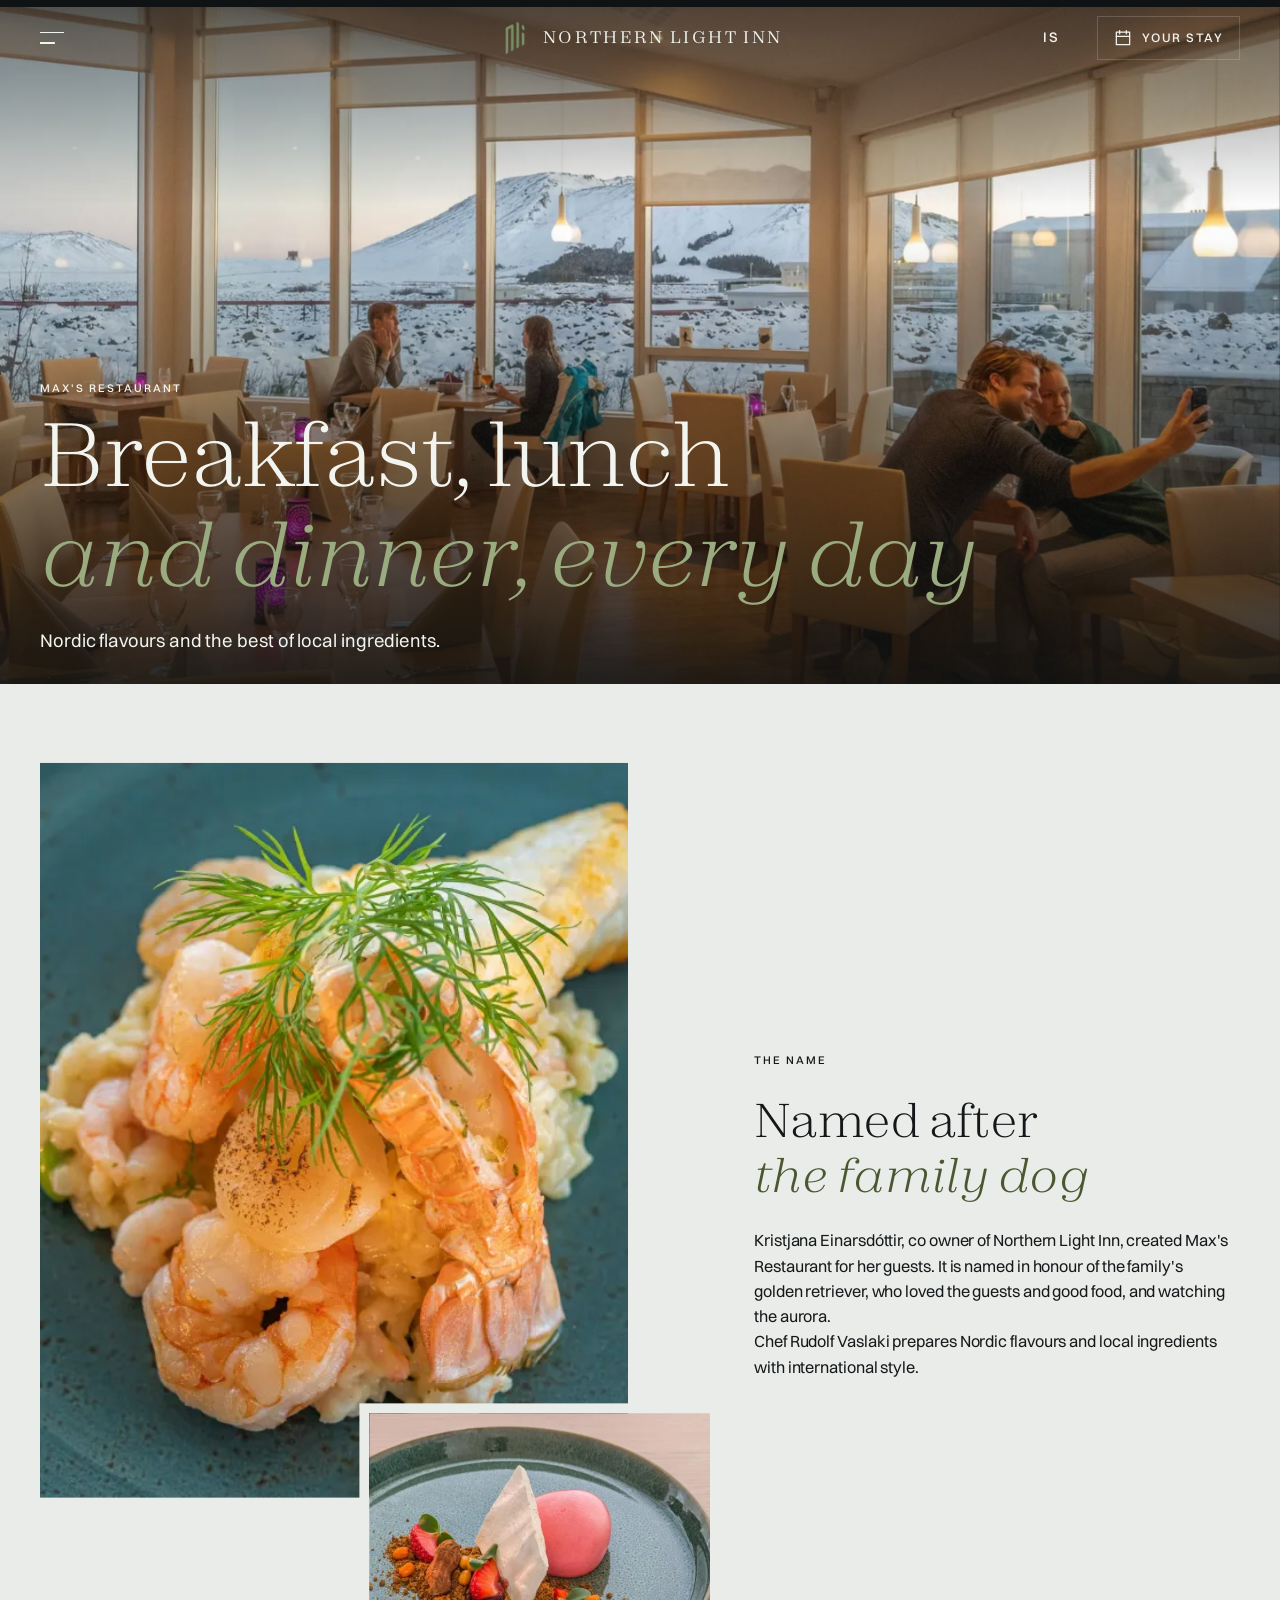
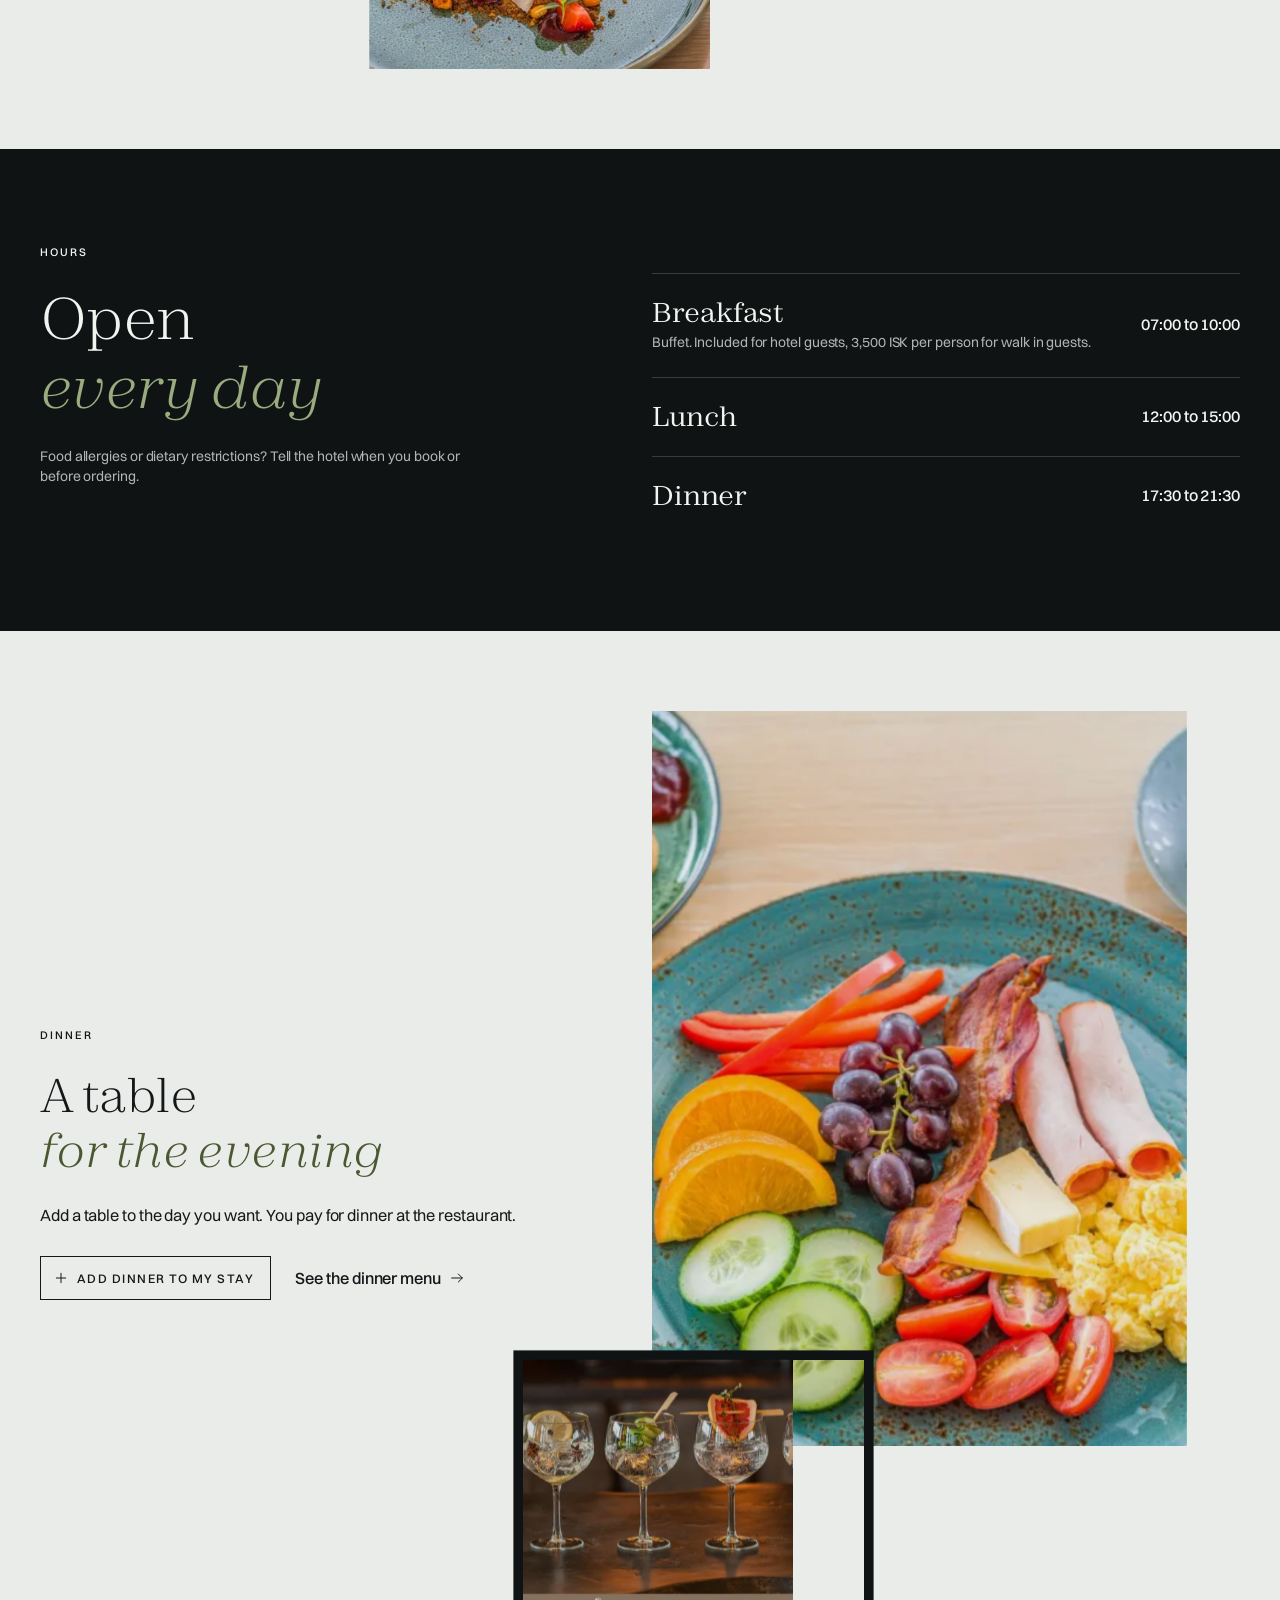
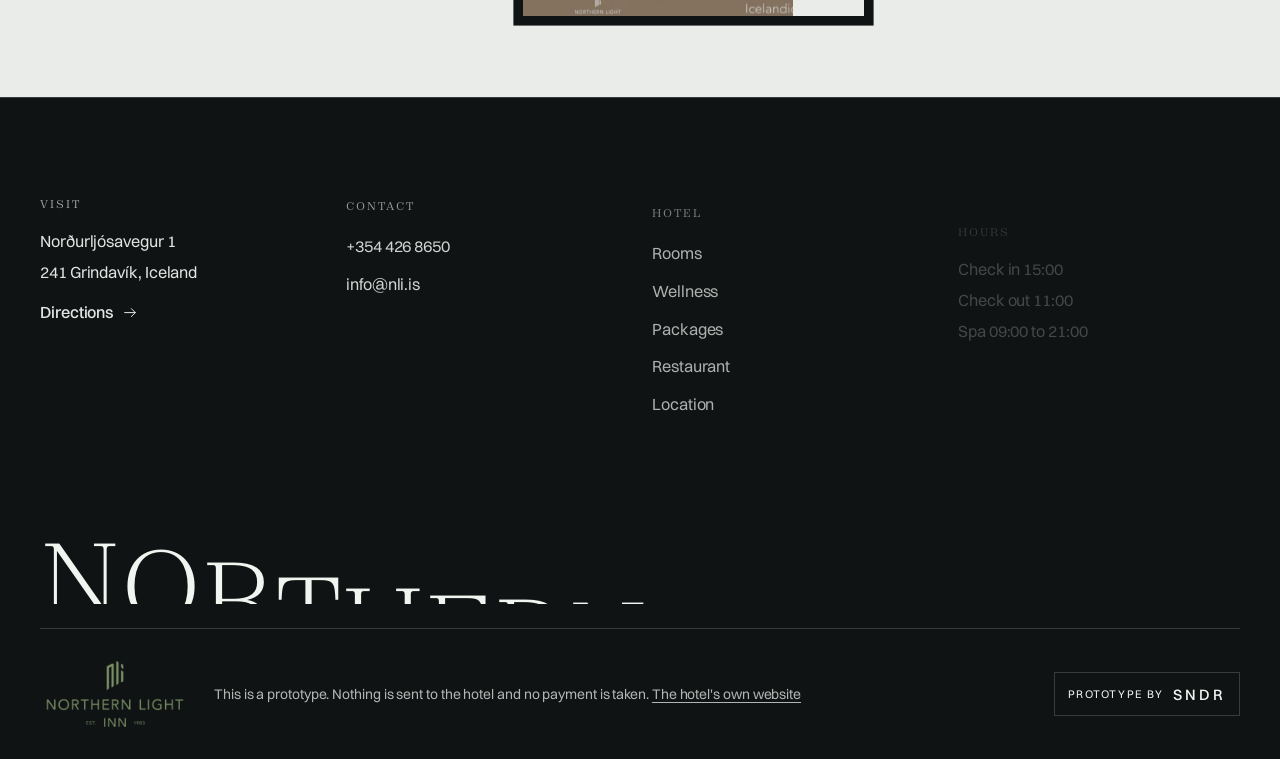
<file: restaurant/index.html>
<!doctype html><html lang="en"><head><meta charset="utf-8"><meta name="viewport" content="width=device-width, initial-scale=1, viewport-fit=cover"><meta name="robots" content="noindex, nofollow"><meta name="theme-color" content="#101314"><title>Max's Restaurant | Northern Light Inn</title><meta name="description" content="Nordic flavours and the best of local ingredients."><script>/* focus-guard: a focus ring only for people using a keyboard.

   The bug it ends: a menu, drawer or dialog opens and its FIRST link (or the dialog's close button)
   is outlined, as if it were selected. Cause: opening code calls first.focus(), or <dialog>.showModal()
   focuses the first control by itself. When nothing was focused before, the browser decides the ring is
   wanted. Safari never focuses a button on click and a touch tap never does either, so on iPhone,
   iPad and Safari the very first tap paints the ring. Chrome with a mouse hides it, which is why it
   passes the desktop check and then reappears on Sindri's phone.

   How: remember the last input kind on <html data-input="pointer|key"> and let focus-guard.css drop the
   ring while the last input was a pointer. Keyboard users keep every ring. Load before everything else
   (inline in <head>, ~400 bytes), no dependencies. Doc: _tools/focus-guard/README.md */
(function () {
  var root = document.documentElement;
  function set(v) { if (root.getAttribute('data-input') !== v) root.setAttribute('data-input', v); }
  addEventListener('pointerdown', function () { set('pointer'); }, true);
  addEventListener('keydown', function (e) {
    if (e.key === 'Shift' || e.key === 'Control' || e.key === 'Alt' || e.key === 'Meta') return;
    set('key');
  }, true);
})();
</script><link rel="icon" type="image/png" href="../favicon.png"><link rel="apple-touch-icon" href="../apple-touch-icon.png"><link rel="alternate" hreflang="en" href="../restaurant/"><link rel="alternate" hreflang="is" href="../is/veitingastadur/"><link rel="preload" href="../assets/fonts/Zodiak-Light.woff2" as="font" type="font/woff2" crossorigin><link rel="preload" href="../assets/fonts/Switzer-Regular.woff2" as="font" type="font/woff2" crossorigin><link rel="preload" as="image" type="image/webp" imagesrcset="../assets/img/dining2-480.webp 480w, ../assets/img/dining2-960.webp 960w, ../assets/img/dining2-1440.webp 1440w, ../assets/img/dining2-2160.webp 2160w" imagesizes="100vw"><link rel="stylesheet" href="../assets/css/base.css"><link rel="stylesheet" href="../assets/css/site.css"><link rel="stylesheet" href="../assets/css/stay.css"><script>window.NLI={"lang":"en","locale":"en-GB","dates":{"wd":["Sun","Mon","Tue","Wed","Thu","Fri","Sat"],"wdLong":["Sunday","Monday","Tuesday","Wednesday","Thursday","Friday","Saturday"],"mo":["Jan","Feb","Mar","Apr","May","Jun","Jul","Aug","Sep","Oct","Nov","Dec"],"moLong":["January","February","March","April","May","June","July","August","September","October","November","December"],"narrow":["M","T","W","T","F","S","S"],"dot":""},"t":{"step1":"Nights","step2":"Days","step3":"Deposit","s1Title":"When are you coming?","s2Title":"Add to each day","s3Title":"Your stay","pickArrival":"Pick your arrival day","to":"to","nights":"Nights","night":"night","guests":"Guests","guestsShort":"guests","guestOne":"guest","room":"Room","roomAny":"Room chosen in the booking engine","roomRate":"Rate from the booking engine","engineNote":"Room rates and availability come from the hotel's booking engine. In this prototype the room is not reserved.","fewer":"Fewer","more":"More","prevMonth":"Previous month","nextMonth":"Next month","arrivalDay":"Arrival","departureDay":"Departure","day":"Day","addTo":"Add to","time":"Time","sample":"sample","taken":"taken","forGuests":"For how many?","cancel":"Cancel","add":"Add","remove":"Remove","closedShort":"Closed","includedShort":"Included","pendingNote":"{item} is added once you have picked your dates.","next1":"Add to your days","next2":"Review","pay":"Pay deposit","back":"Back","itemOne":"item","itemMany":"items","noItems":"Nothing added yet","extrasTotal":"Treatments and extras","depositToday":"Deposit today","atHotel":"Paid at the hotel","name":"Name","email":"Email","depositNote":"Prototype: no payment is taken and nothing is sent. The deposit share is an example.","nothingAdded":"No treatments or extras added.","doneTitle":"This is a prototype","doneBody":"Nothing was sent to the hotel, nothing was saved and no payment was taken. On the finished site this step takes the deposit and the hotel receives the plan below.","doneRoom":"Rooms stay in the hotel's booking engine.","openEngine":"Open the booking engine","startOver":"Start over","close":"Close","pickDate":"Pick a date","tableOnly":"Table","free":"Pay at the restaurant","title":"Your stay","soldOut":"Sold out"},"depositRate":0.2,"maxGuests":4,"bookUrl":"https://www.simplebooking.it/ibe2/hotel/5333?lang=EN&cur=ISK","rooms":[{"id":"deluxe","name":"Deluxe Room","max":2,"meta":"30 m² · King bed or two singles"},{"id":"superior","name":"Superior Room","max":2,"meta":"27 m² · Queen bed or two singles"},{"id":"double","name":"Double Room","max":2,"meta":"22 m² · One bed, 180 cm"},{"id":"twin","name":"Twin Room","max":2,"meta":"20 m² · Two single beds"},{"id":"triple","name":"Triple Room","max":3,"meta":"27 m² · Queen bed and a single"},{"id":"family","name":"Family Room","max":4,"meta":"30 m² · Queen bed and two singles"}],"extras":[{"id":"massage","icon":"massage","name":"Massage","short":"Massage","note":"","times":["10:00","11:30","14:00","15:30","17:00","18:30"],"options":[{"id":"60","label":"60 min","price":19500},{"id":"90","label":"90 min","price":26500}]},{"id":"reiki","icon":"spa","name":"Reiki","short":"Reiki","note":"60 min","times":["10:00","11:30","14:00","15:30","17:00"],"options":[{"id":"reiki","label":"Reiki healing","price":19500},{"id":"epe","label":"Reiki and EPE","price":19500}]},{"id":"recovery","icon":"clock","name":"Recovery","short":"Recovery","note":"","times":["09:30","11:00","13:00","15:00","17:00","19:00"],"options":[{"id":"compression","label":"Compression, 25 min","price":3995},{"id":"blanket","label":"Sauna blanket, 45 min","price":5995}]},{"id":"spa","icon":"moon","name":"Wellness spa","short":"Spa","note":"Open 09:00 to 21:00","times":[],"perPerson":true,"includedRooms":["deluxe","superior"],"options":[{"id":"day","label":"Day access","price":2500}]},{"id":"dinner","icon":"dinner","name":"Dinner at Max's","short":"Dinner","note":"Table only, you pay at the restaurant","times":["17:30","18:00","18:30","19:00","19:30","20:00","20:30","21:00"],"perPerson":true,"options":[{"id":"table","label":"Table","price":0}]},{"id":"floating","icon":"floating","name":"Aurora Floating","short":"Floating","closed":true,"closedNote":"Aurora Floating is currently closed.","times":[],"options":[{"id":"60","label":"60 min","price":7000}]}],"packages":[{"id":"dekur","name":"Dekurdvöl","nights":1,"maxGuests":2,"dates":[{"date":"2026-11-27","sold":true},{"date":"2026-11-28","sold":true},{"date":"2026-12-04","sold":true},{"date":"2026-12-05","sold":false}],"rules":[{"room":"deluxe","guests":1,"price":48700},{"room":"deluxe","price":32300,"pp":true},{"guests":1,"price":38700},{"price":27300,"pp":true}]},{"id":"prjono","name":"Prjónahelgi","nights":2,"minGuests":2,"dates":[{"date":"2027-04-16","sold":false}],"rules":[{"room":"deluxe","price":54490,"pp":true},{"guests":4,"price":39990,"pp":true},{"guests":3,"price":41990,"pp":true},{"price":46990,"pp":true}]}]}</script><script defer src="../assets/vendor/gsap.min.js"></script><script defer src="../assets/vendor/ScrollTrigger.min.js"></script><script defer src="../assets/vendor/CustomEase.min.js"></script><script type="module" src="../assets/js/main.js"></script></head><body class="page-restaurant"><a class="skip-link" href="#main">Skip to content</a><header class="site-header has-page-hero">
 <button type="button" class="menu-toggle" aria-controls="menu-panel" aria-expanded="false" aria-haspopup="dialog" aria-label="Menu"><span class="burger" aria-hidden="true"><i></i><i></i></span></button>
 <a class="brand" href="../" aria-label="Northern Light Inn, home"><img src="../assets/logo/icon.png" width="40" height="40" alt=""><span class="brand-word" translate="no" aria-hidden="true"><i>N</i><i>o</i><i>r</i><i>t</i><i>h</i><i>e</i><i>r</i><i>n</i><i>&nbsp;</i><i>L</i><i>i</i><i>g</i><i>h</i><i>t</i><i>&nbsp;</i><i>I</i><i>n</i><i>n</i></span></a>
 <div class="header-right"><a class="lang" href="../is/veitingastadur/" lang="is" hreflang="is" aria-label="Íslenska">IS</a><button type="button" class="btn-stay" data-stay-open aria-haspopup="dialog" aria-controls="stay-dialog"><svg class="icon" viewBox="0 0 24 24" width="20" height="20" fill="none" stroke="currentColor" stroke-width="1.5" stroke-linecap="round" stroke-linejoin="round" aria-hidden="true" ><rect x="4" y="5" width="16" height="15"/><path d="M4 10h16M8 3v4M16 3v4"/></svg><span>Your stay</span><b data-stay-count hidden></b></button></div>
</header>
<dialog class="menu-panel" id="menu-panel" aria-label="Menu" tabindex="-1">
 <div class="menu-curtain menu-curtain--lead" aria-hidden="true"></div><div class="menu-curtain" aria-hidden="true"></div>
 <div class="menu-top"><button type="button" class="menu-close" aria-label="Close"><span class="burger" aria-hidden="true"><i></i><i></i></span></button><a class="brand" href="../" aria-label="Northern Light Inn, home"><img src="../assets/logo/icon.png" width="40" height="40" alt=""><span class="brand-word" translate="no" aria-hidden="true"><i>N</i><i>o</i><i>r</i><i>t</i><i>h</i><i>e</i><i>r</i><i>n</i><i>&nbsp;</i><i>L</i><i>i</i><i>g</i><i>h</i><i>t</i><i>&nbsp;</i><i>I</i><i>n</i><i>n</i></span></a><span></span></div>
 <div class="menu-body">
  <nav aria-label="Main navigation"><a href="../rooms/" data-menu="rooms" ><span class="menu-num" aria-hidden="true">01</span><span class="menu-mask"><span class="menu-word">Rooms</span></span></a><a href="../wellness/" data-menu="wellness" ><span class="menu-num" aria-hidden="true">02</span><span class="menu-mask"><span class="menu-word">Wellness</span></span></a><a href="../packages/" data-menu="packages" ><span class="menu-num" aria-hidden="true">03</span><span class="menu-mask"><span class="menu-word">Packages</span></span></a><a href="../restaurant/" data-menu="restaurant" aria-current="page"><span class="menu-num" aria-hidden="true">04</span><span class="menu-mask"><span class="menu-word">Restaurant</span></span></a><a href="../location/" data-menu="location" ><span class="menu-num" aria-hidden="true">05</span><span class="menu-mask"><span class="menu-word">Location</span></span></a></nav>
  <div class="menu-photo" aria-hidden="true"><div class="menu-photo-frame"><div class="menu-shot" data-shot="home"><picture><source type="image/webp" srcset="../assets/img/exterior-480.webp 480w, ../assets/img/exterior-960.webp 960w, ../assets/img/exterior-1440.webp 1440w, ../assets/img/exterior-2160.webp 2160w" sizes="(max-width:1023px) 1px, 34vw"><img src="../assets/img/exterior-960.jpg" srcset="../assets/img/exterior-480.jpg 480w, ../assets/img/exterior-960.jpg 960w, ../assets/img/exterior-1440.jpg 1440w, ../assets/img/exterior-2160.jpg 2160w" sizes="(max-width:1023px) 1px, 34vw" width="2500" height="1667" alt="" loading="lazy"  decoding="async"></picture></div><div class="menu-shot" data-shot="rooms"><picture><source type="image/webp" srcset="../assets/img/deluxe-480.webp 480w, ../assets/img/deluxe-960.webp 960w, ../assets/img/deluxe-1440.webp 1440w, ../assets/img/deluxe-2160.webp 2160w" sizes="(max-width:1023px) 1px, 34vw"><img src="../assets/img/deluxe-960.jpg" srcset="../assets/img/deluxe-480.jpg 480w, ../assets/img/deluxe-960.jpg 960w, ../assets/img/deluxe-1440.jpg 1440w, ../assets/img/deluxe-2160.jpg 2160w" sizes="(max-width:1023px) 1px, 34vw" width="2500" height="1667" alt="" loading="lazy"  decoding="async"></picture></div><div class="menu-shot" data-shot="wellness"><picture><source type="image/webp" srcset="../assets/img/sauna-480.webp 480w, ../assets/img/sauna-960.webp 960w, ../assets/img/sauna-1440.webp 1440w, ../assets/img/sauna-2160.webp 2160w" sizes="(max-width:1023px) 1px, 34vw"><img src="../assets/img/sauna-960.jpg" srcset="../assets/img/sauna-480.jpg 480w, ../assets/img/sauna-960.jpg 960w, ../assets/img/sauna-1440.jpg 1440w, ../assets/img/sauna-2160.jpg 2160w" sizes="(max-width:1023px) 1px, 34vw" width="2500" height="1667" alt="" loading="lazy"  decoding="async"></picture></div><div class="menu-shot" data-shot="packages"><picture><source type="image/webp" srcset="../assets/img/xmas-480.webp 480w, ../assets/img/xmas-960.webp 960w, ../assets/img/xmas-1440.webp 1440w, ../assets/img/xmas-2160.webp 2160w" sizes="(max-width:1023px) 1px, 34vw"><img src="../assets/img/xmas-960.jpg" srcset="../assets/img/xmas-480.jpg 480w, ../assets/img/xmas-960.jpg 960w, ../assets/img/xmas-1440.jpg 1440w, ../assets/img/xmas-2160.jpg 2160w" sizes="(max-width:1023px) 1px, 34vw" width="2500" height="1664" alt="" loading="lazy"  decoding="async"></picture></div><div class="menu-shot is-on" data-shot="restaurant"><picture><source type="image/webp" srcset="../assets/img/restaurant-480.webp 480w, ../assets/img/restaurant-960.webp 960w, ../assets/img/restaurant-1440.webp 1440w, ../assets/img/restaurant-2160.webp 2160w" sizes="(max-width:1023px) 1px, 34vw"><img src="../assets/img/restaurant-960.jpg" srcset="../assets/img/restaurant-480.jpg 480w, ../assets/img/restaurant-960.jpg 960w, ../assets/img/restaurant-1440.jpg 1440w, ../assets/img/restaurant-2160.jpg 2160w" sizes="(max-width:1023px) 1px, 34vw" width="2500" height="1668" alt="" loading="lazy"  decoding="async"></picture></div><div class="menu-shot" data-shot="location"><picture><source type="image/webp" srcset="../assets/img/moss-480.webp 480w, ../assets/img/moss-960.webp 960w, ../assets/img/moss-1440.webp 1440w, ../assets/img/moss-2160.webp 2160w" sizes="(max-width:1023px) 1px, 34vw"><img src="../assets/img/moss-960.jpg" srcset="../assets/img/moss-480.jpg 480w, ../assets/img/moss-960.jpg 960w, ../assets/img/moss-1440.jpg 1440w, ../assets/img/moss-2160.jpg 2160w" sizes="(max-width:1023px) 1px, 34vw" width="2500" height="1667" alt="" loading="lazy"  decoding="async"></picture></div></div></div>
 </div>
 <div class="menu-foot"><p class="small">Norðurljósavegur 1 · 241 Grindavík</p><a href="tel:+3544268650">+354 426 8650</a><a href="mailto:info@nli.is">info@nli.is</a><a class="lang" href="../is/veitingastadur/" lang="is" hreflang="is" aria-label="Íslenska">IS</a></div>
</dialog><main id="main"><section class="page-hero" aria-labelledby="page-title"><div class="page-hero-drift"><div class="page-hero-photo"><picture><source type="image/webp" srcset="../assets/img/dining2-480.webp 480w, ../assets/img/dining2-960.webp 960w, ../assets/img/dining2-1440.webp 1440w, ../assets/img/dining2-2160.webp 2160w" sizes="100vw"><img src="../assets/img/dining2-960.jpg" srcset="../assets/img/dining2-480.jpg 480w, ../assets/img/dining2-960.jpg 960w, ../assets/img/dining2-1440.jpg 1440w, ../assets/img/dining2-2160.jpg 2160w" sizes="100vw" width="2500" height="1667" alt="Guests at Max's Restaurant by the windows" loading="eager" fetchpriority="high" decoding="async"></picture></div></div><div class="page-hero-shade"></div><div class="wrap page-hero-copy"><p class="eyebrow">Max's Restaurant</p><h1 id="page-title"><span class="line"><span>Breakfast, lunch</span></span><span class="line"><em>and dinner, every day</em></span></h1><p class="lede">Nordic flavours and the best of local ingredients.</p></div></section>
<section class="on-steam pad"><div class="wrap split">
 <div class="collage" data-sweep><div class="collage-large" data-drift="-3,3"><div class="photo-frame "><picture><source type="image/webp" srcset="../assets/img/shrimp-480.webp 480w, ../assets/img/shrimp-960.webp 960w, ../assets/img/shrimp-1440.webp 1440w, ../assets/img/shrimp-2160.webp 2160w" sizes="(max-width:767px) 90vw, 47vw"><img src="../assets/img/shrimp-960.jpg" srcset="../assets/img/shrimp-480.jpg 480w, ../assets/img/shrimp-960.jpg 960w, ../assets/img/shrimp-1440.jpg 1440w, ../assets/img/shrimp-2160.jpg 2160w" sizes="(max-width:767px) 90vw, 47vw" width="2500" height="1667" alt="A shrimp dish at Max's Restaurant" loading="lazy"  decoding="async"></picture></div></div><div class="collage-small" data-drift="8,-8"><div class="photo-frame "><picture><source type="image/webp" srcset="../assets/img/dessert-480.webp 480w, ../assets/img/dessert-960.webp 960w, ../assets/img/dessert-1440.webp 1440w" sizes="(max-width:767px) 56vw, 26vw"><img src="../assets/img/dessert-960.jpg" srcset="../assets/img/dessert-480.jpg 480w, ../assets/img/dessert-960.jpg 960w, ../assets/img/dessert-1440.jpg 1440w" sizes="(max-width:767px) 56vw, 26vw" width="2048" height="1366" alt="A dessert at Max's Restaurant" loading="lazy"  decoding="async"></picture></div></div></div>
 <div class="split-copy"><div class="reveal "><div data-rise><p class="eyebrow">The name</p></div></div><h2 data-heading ><span class="line"><span>Named after</span></span><span class="line"><em>the family dog</em></span></h2><div class="reveal "><div data-rise><p>Kristjana Einarsdóttir, co owner of Northern Light Inn, created Max's Restaurant for her guests. It is named in honour of the family's golden retriever, who loved the guests and good food, and watching the aurora.</p></div></div><div class="reveal "><div data-rise><p>Chef Rudolf Vaslaki prepares Nordic flavours and local ingredients with international style.</p></div></div></div>
</div></section>
<section class="pad"><div class="wrap included-grid"><div class="section-head"><div class="reveal "><div data-rise><p class="eyebrow">Hours</p></div></div><h2 data-heading ><span class="line"><span>Open</span></span><span class="line"><em>every day</em></span></h2><div class="reveal "><div data-rise><p class="small muted">Food allergies or dietary restrictions? Tell the hotel when you book or before ordering.</p></div></div></div>
 <ul class="rows rows--big" data-rows><li class="row"><span class="row-rule" aria-hidden="true"></span><span class="row-title">Breakfast<small class="muted">Buffet. Included for hotel guests, 3,500 ISK per person for walk in guests.</small></span><b class="row-price">07:00 to 10:00</b></li><li class="row"><span class="row-rule" aria-hidden="true"></span><span class="row-title">Lunch</span><b class="row-price">12:00 to 15:00</b></li><li class="row"><span class="row-rule" aria-hidden="true"></span><span class="row-title">Dinner</span><b class="row-price">17:30 to 21:30</b></li></ul></div></section>
<section class="on-steam pad"><div class="wrap split split--flip">
 <div class="split-copy"><div class="reveal "><div data-rise><p class="eyebrow">Dinner</p></div></div><h2 data-heading ><span class="line"><span>A table</span></span><span class="line"><em>for the evening</em></span></h2><div class="reveal "><div data-rise><p>Add a table to the day you want. You pay for dinner at the restaurant.</p></div></div><div class="reveal "><div data-rise><div class="actions"><button type="button" class="btn-add " data-stay-open aria-haspopup="dialog" aria-controls="stay-dialog" data-stay-add="dinner"><svg class="icon" viewBox="0 0 24 24" width="20" height="20" fill="none" stroke="currentColor" stroke-width="1.5" stroke-linecap="round" stroke-linejoin="round" aria-hidden="true" ><path d="M12 5v14M5 12h14"/></svg><span>Add dinner to my stay</span></button><a class="btn-text " href="https://www.nli.is/dinner" target="_blank" rel="noopener">See the dinner menu<svg class="icon" viewBox="0 0 24 24" width="20" height="20" fill="none" stroke="currentColor" stroke-width="1.5" stroke-linecap="round" stroke-linejoin="round" aria-hidden="true" ><path d="M4 12h16M14 6l6 6-6 6"/></svg></a></div></div></div></div>
 <div class="collage collage--right" data-sweep><div class="collage-large" data-drift="-3,3"><div class="photo-frame "><picture><source type="image/webp" srcset="../assets/img/breakfast-480.webp 480w, ../assets/img/breakfast-960.webp 960w, ../assets/img/breakfast-1440.webp 1440w, ../assets/img/breakfast-2160.webp 2160w" sizes="(max-width:767px) 90vw, 47vw"><img src="../assets/img/breakfast-960.jpg" srcset="../assets/img/breakfast-480.jpg 480w, ../assets/img/breakfast-960.jpg 960w, ../assets/img/breakfast-1440.jpg 1440w, ../assets/img/breakfast-2160.jpg 2160w" sizes="(max-width:767px) 90vw, 47vw" width="2500" height="1667" alt="Breakfast at Max's Restaurant" loading="lazy"  decoding="async"></picture></div></div><div class="collage-small" data-drift="8,-8"><div class="photo-frame "><picture><source type="image/webp" srcset="../assets/img/gin-480.webp 480w, ../assets/img/gin-960.webp 960w, ../assets/img/gin-1440.webp 1440w, ../assets/img/gin-2160.webp 2160w" sizes="(max-width:767px) 56vw, 26vw"><img src="../assets/img/gin-960.jpg" srcset="../assets/img/gin-480.jpg 480w, ../assets/img/gin-960.jpg 960w, ../assets/img/gin-1440.jpg 1440w, ../assets/img/gin-2160.jpg 2160w" sizes="(max-width:767px) 56vw, 26vw" width="2480" height="1890" alt="Icelandic gin and tonics at the bar" loading="lazy"  decoding="async"></picture></div></div></div>
</div></section></main><footer class="site-footer"><div class="wrap">
 <div class="footer-columns" data-cards>
  <div class="footer-column"><h2 class="eyebrow">Visit</h2><p>Norðurljósavegur 1</p><p>241 Grindavík, Iceland</p><a class="btn-text" href="https://www.google.com/maps/search/?api=1&amp;query=Northern+Light+Inn+Grindavik" target="_blank" rel="noopener">Directions<svg class="icon" viewBox="0 0 24 24" width="20" height="20" fill="none" stroke="currentColor" stroke-width="1.5" stroke-linecap="round" stroke-linejoin="round" aria-hidden="true" ><path d="M4 12h16M14 6l6 6-6 6"/></svg></a></div>
  <div class="footer-column"><h2 class="eyebrow">Contact</h2><a href="tel:+3544268650">+354 426 8650</a><a href="mailto:info@nli.is">info@nli.is</a></div>
  <nav class="footer-column" aria-label="Hotel"><h2 class="eyebrow">Hotel</h2><a href="../rooms/">Rooms</a><a href="../wellness/">Wellness</a><a href="../packages/">Packages</a><a href="../restaurant/">Restaurant</a><a href="../location/">Location</a></nav>
  <div class="footer-column"><h2 class="eyebrow">Hours</h2><p>Check in 15:00</p><p>Check out 11:00</p><p>Spa 09:00 to 21:00</p></div>
 </div>
 <div class="footer-wordmark" role="img" aria-label="Northern Light Inn"><span class="fit-line fit-wide" aria-hidden="true"><span>N</span><span>O</span><span>R</span><span>T</span><span>H</span><span>E</span><span>R</span><span>N</span><span class="sp">&nbsp;</span><span>L</span><span>I</span><span>G</span><span>H</span><span>T</span><span class="sp">&nbsp;</span><span>I</span><span>N</span><span>N</span></span><span class="fit-line fit-narrow" aria-hidden="true"><span>N</span><span>O</span><span>R</span><span>T</span><span>H</span><span>E</span><span>R</span><span>N</span></span><span class="fit-line fit-narrow" aria-hidden="true"><span>L</span><span>I</span><span>G</span><span>H</span><span>T</span><span class="sp">&nbsp;</span><span>I</span><span>N</span><span>N</span></span></div>
 <div class="footer-legal small"><img class="footer-logo" src="../assets/logo/full.png" width="720" height="393" alt="Northern Light Inn, est. 1983" loading="lazy"><p class="proto-note">This is a prototype. Nothing is sent to the hotel and no payment is taken. <a class="plain-link" href="https://www.nli.is" target="_blank" rel="noopener">The hotel's own website</a></p><a class="sndr-badge" href="https://sndrstudio.is" target="_blank" rel="noopener" aria-label="Prototype by SNDR Studio"><span>Prototype by</span><b>SNDR</b></a></div>
</div></footer><dialog class="stay-dialog" id="stay-dialog" aria-labelledby="stay-title" tabindex="-1">
 <div class="sheet-backdrop" aria-hidden="true"></div>
 <div class="stay-sheet on-steam" tabindex="-1" data-lenis-prevent>
  <div class="stay-top"><p class="eyebrow">Your stay</p><ol class="stay-steps"></ol><button type="button" class="stay-close icon-btn" aria-label="Close"><svg class="icon" viewBox="0 0 24 24" width="20" height="20" fill="none" stroke="currentColor" stroke-width="1.5" stroke-linecap="round" stroke-linejoin="round" aria-hidden="true" ><path d="M6 6l12 12M18 6L6 18"/></svg></button></div>
  <div class="stay-body"></div>
  <div class="stay-foot"></div>
 </div>
</dialog></body></html>
</file>
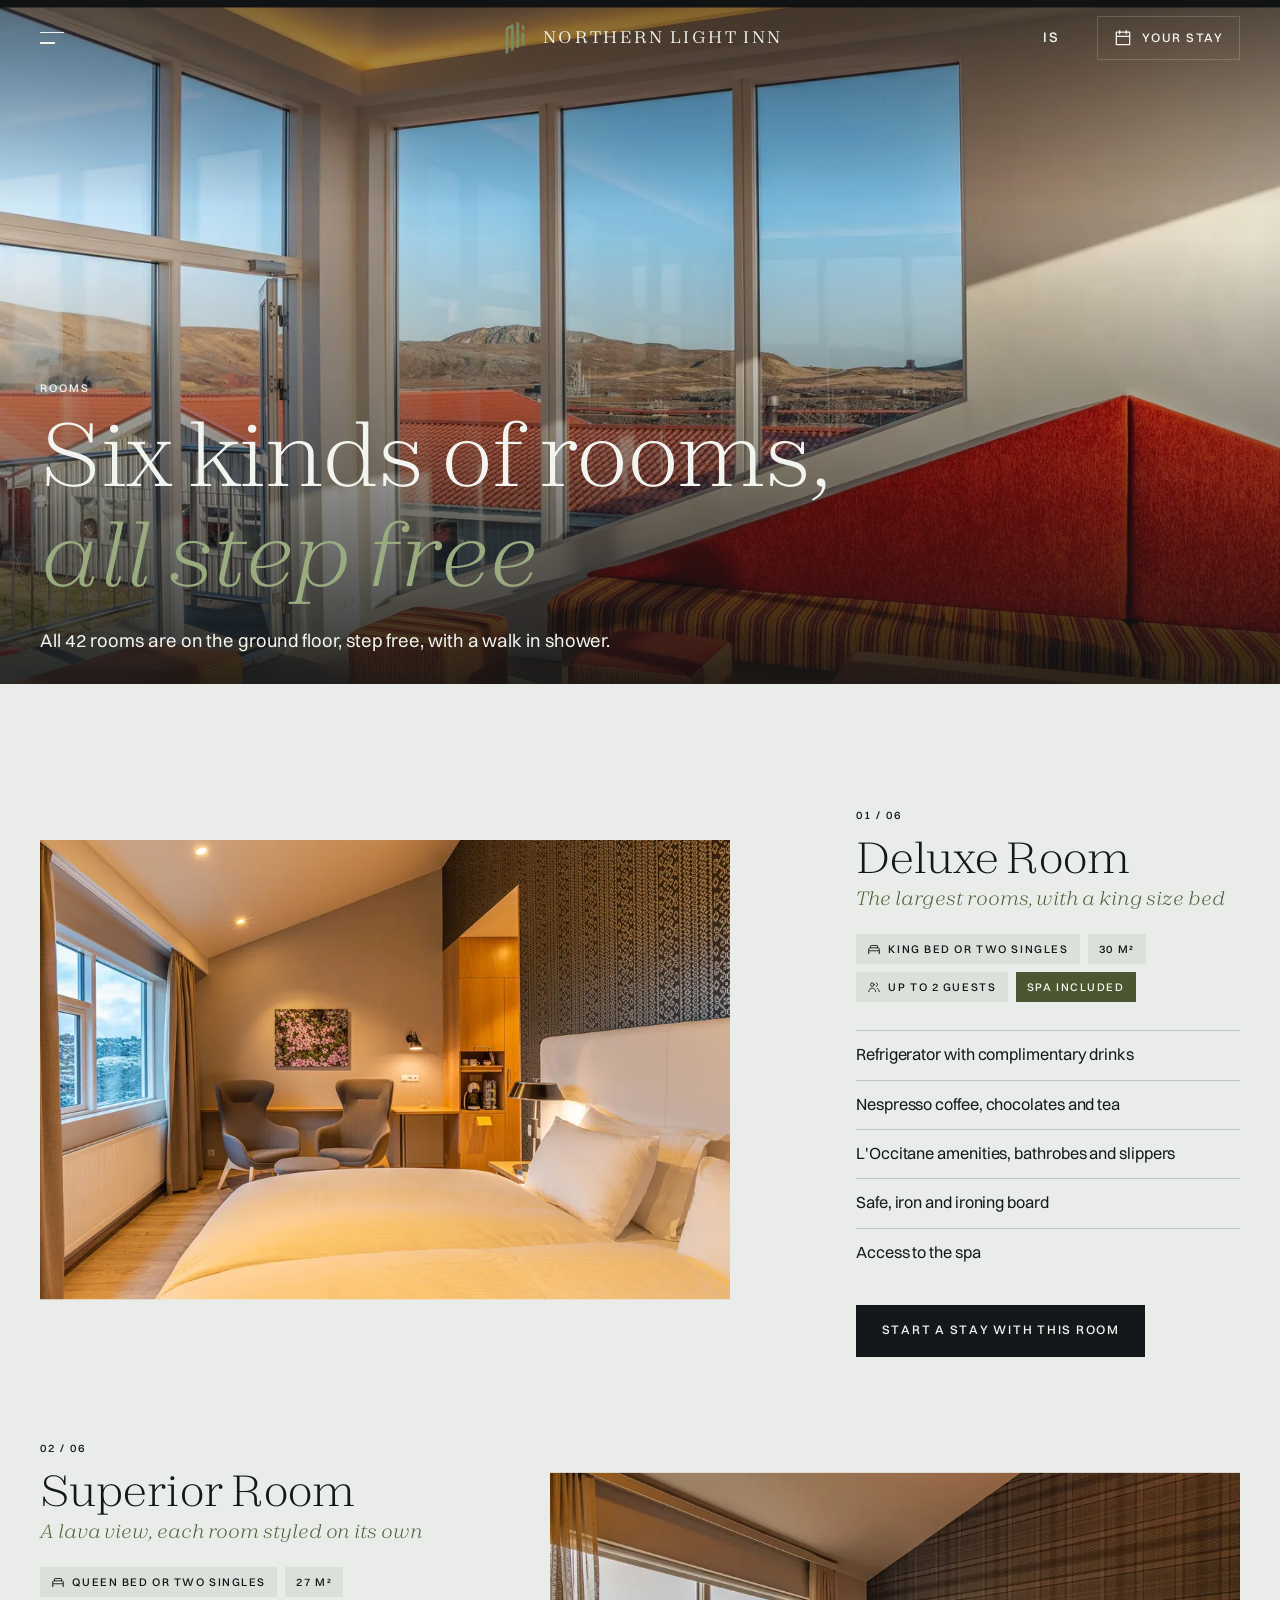
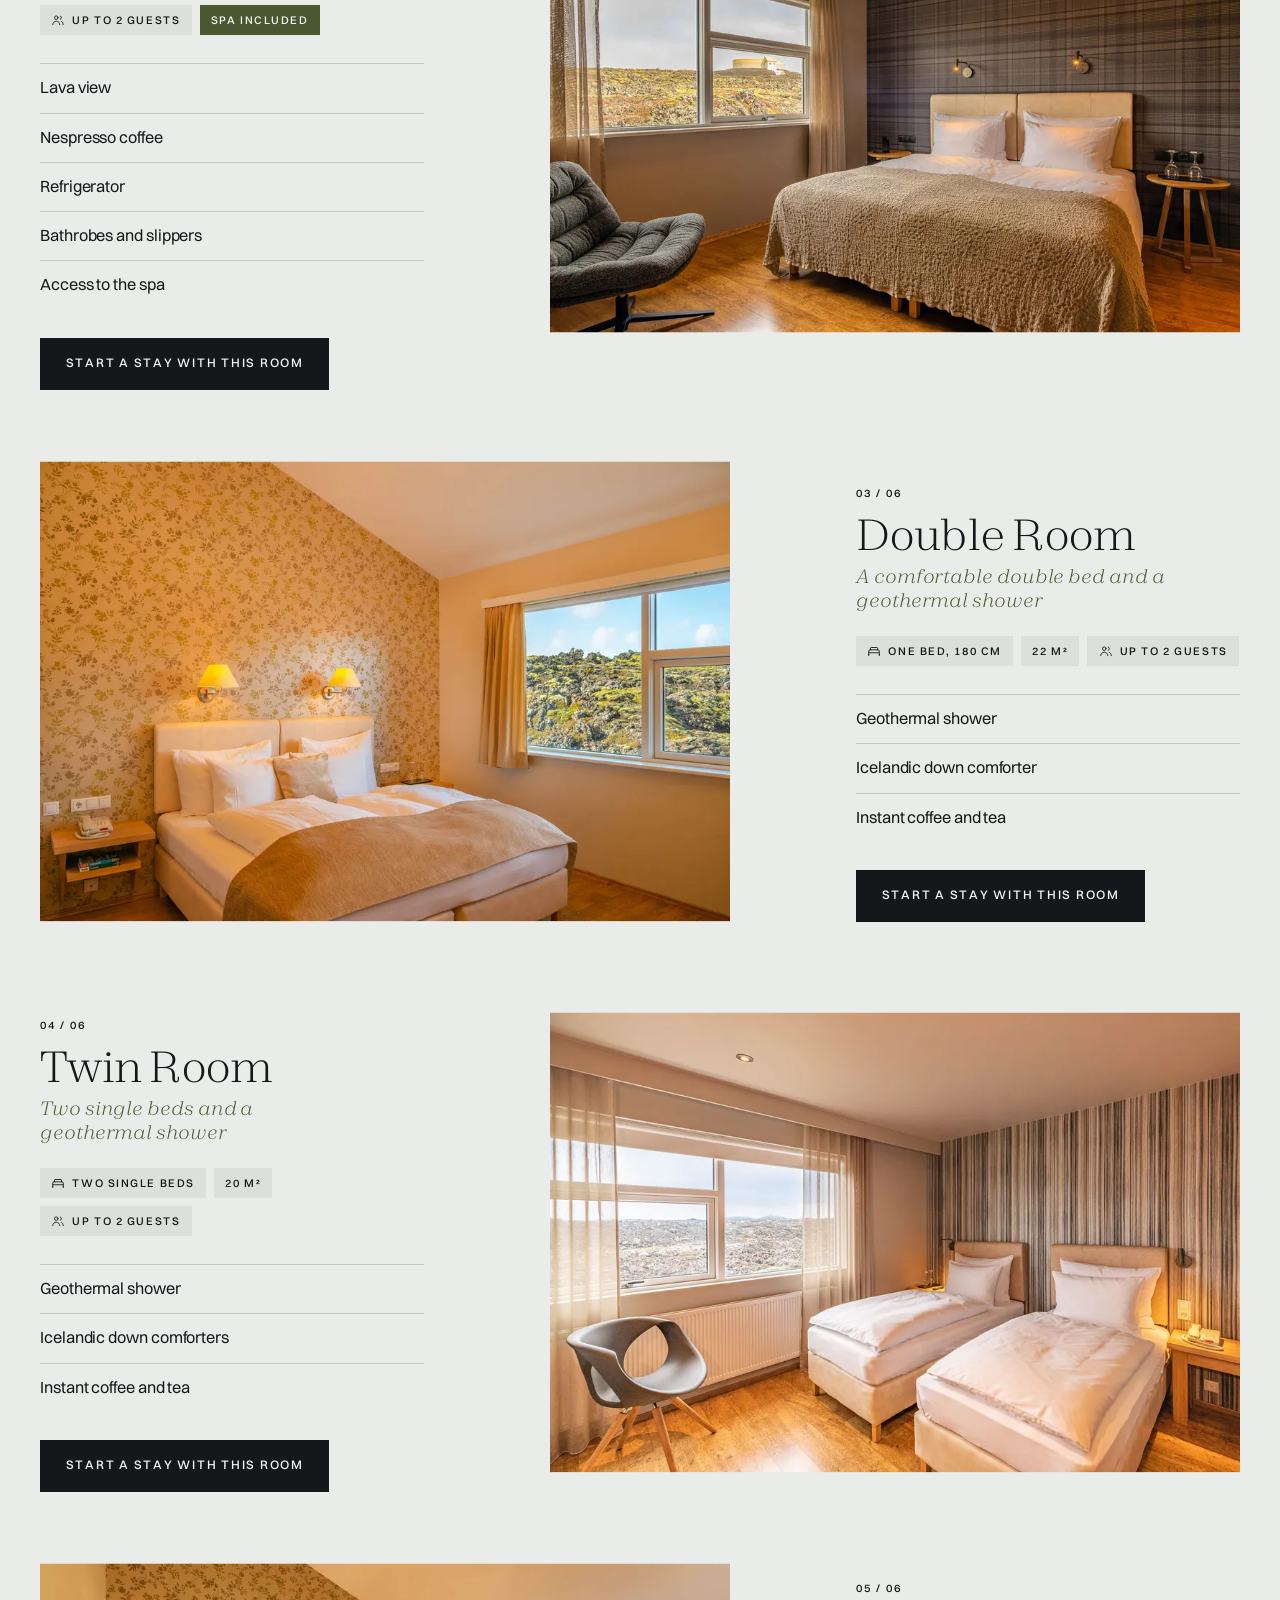
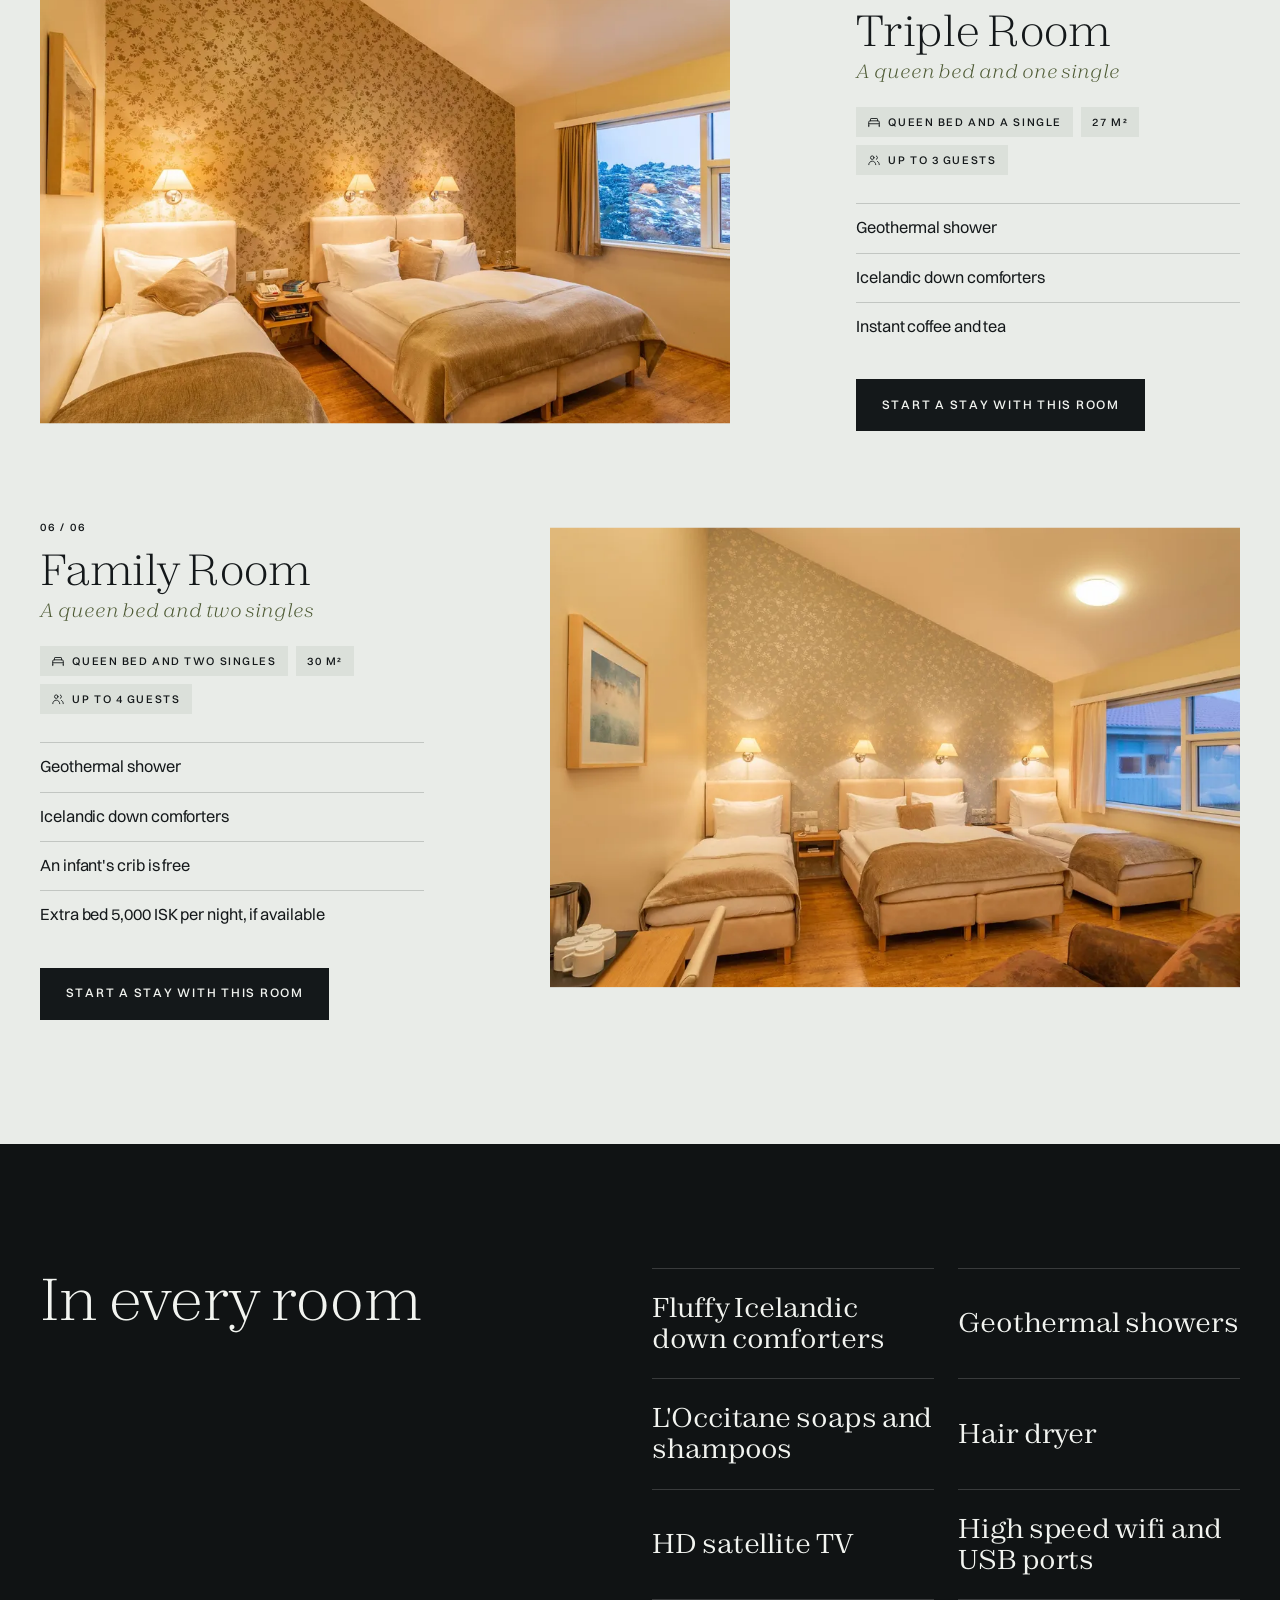
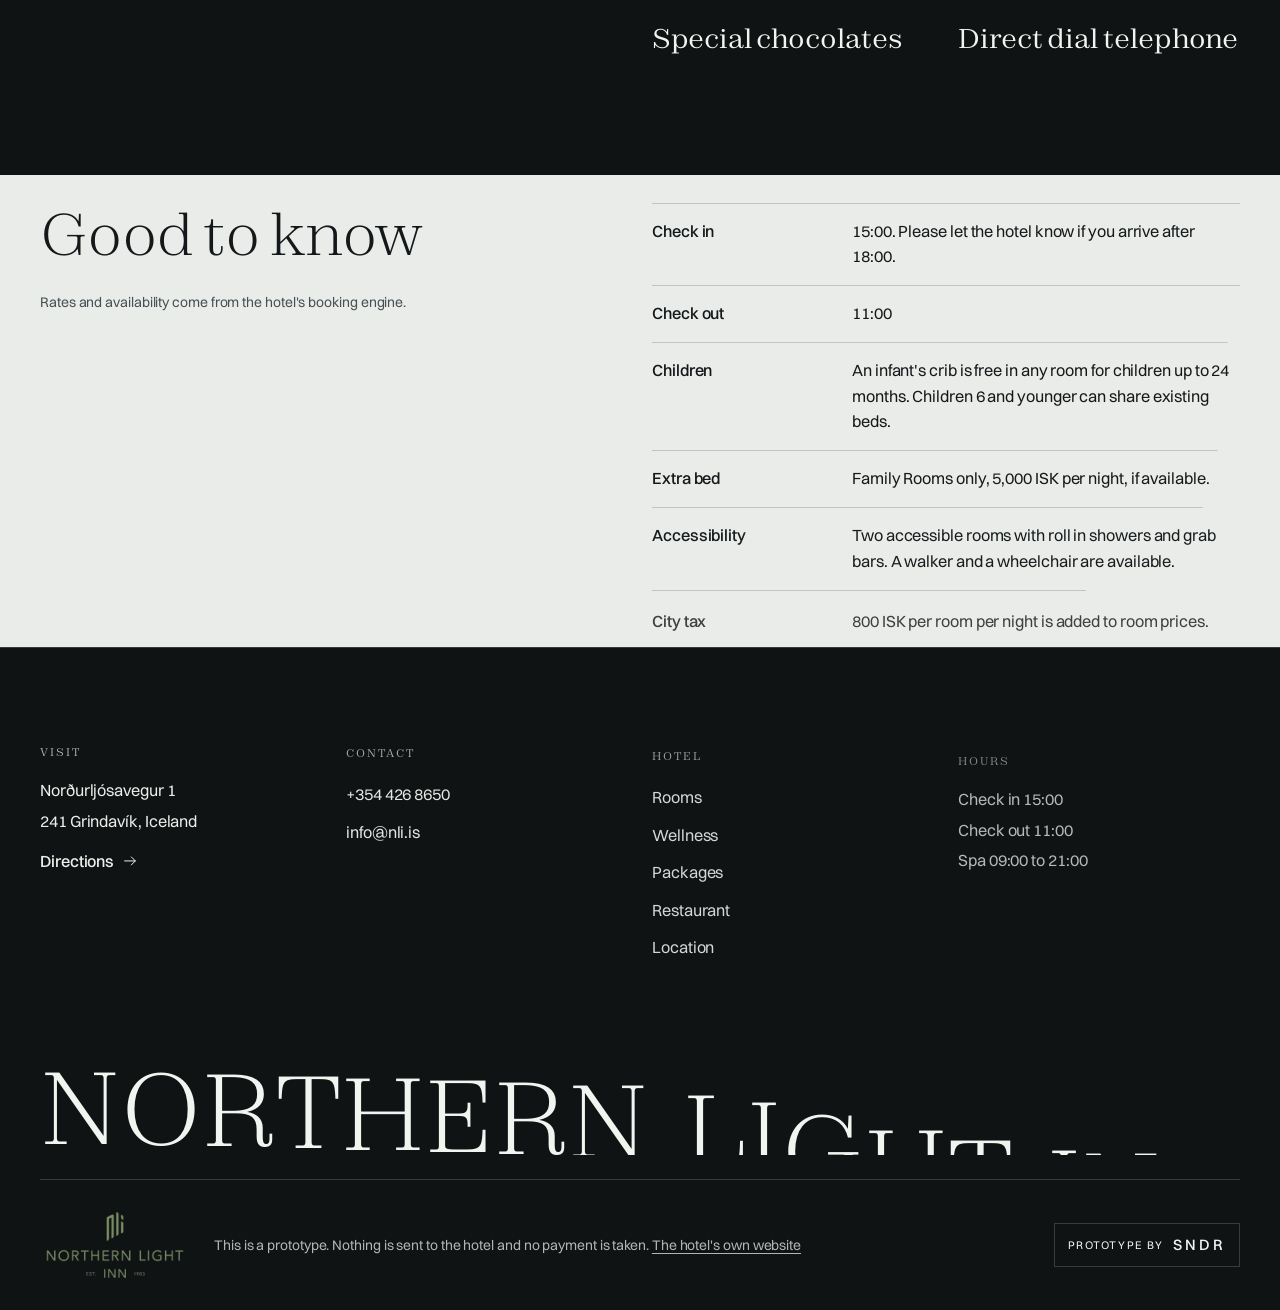
<file: rooms/index.html>
<!doctype html><html lang="en"><head><meta charset="utf-8"><meta name="viewport" content="width=device-width, initial-scale=1, viewport-fit=cover"><meta name="robots" content="noindex, nofollow"><meta name="theme-color" content="#101314"><title>Rooms | Northern Light Inn</title><meta name="description" content="All 42 rooms are on the ground floor, step free, with a walk in shower."><script>/* focus-guard: a focus ring only for people using a keyboard.

   The bug it ends: a menu, drawer or dialog opens and its FIRST link (or the dialog's close button)
   is outlined, as if it were selected. Cause: opening code calls first.focus(), or <dialog>.showModal()
   focuses the first control by itself. When nothing was focused before, the browser decides the ring is
   wanted. Safari never focuses a button on click and a touch tap never does either, so on iPhone,
   iPad and Safari the very first tap paints the ring. Chrome with a mouse hides it, which is why it
   passes the desktop check and then reappears on Sindri's phone.

   How: remember the last input kind on <html data-input="pointer|key"> and let focus-guard.css drop the
   ring while the last input was a pointer. Keyboard users keep every ring. Load before everything else
   (inline in <head>, ~400 bytes), no dependencies. Doc: _tools/focus-guard/README.md */
(function () {
  var root = document.documentElement;
  function set(v) { if (root.getAttribute('data-input') !== v) root.setAttribute('data-input', v); }
  addEventListener('pointerdown', function () { set('pointer'); }, true);
  addEventListener('keydown', function (e) {
    if (e.key === 'Shift' || e.key === 'Control' || e.key === 'Alt' || e.key === 'Meta') return;
    set('key');
  }, true);
})();
</script><link rel="icon" type="image/png" href="../favicon.png"><link rel="apple-touch-icon" href="../apple-touch-icon.png"><link rel="alternate" hreflang="en" href="../rooms/"><link rel="alternate" hreflang="is" href="../is/herbergi/"><link rel="preload" href="../assets/fonts/Zodiak-Light.woff2" as="font" type="font/woff2" crossorigin><link rel="preload" href="../assets/fonts/Switzer-Regular.woff2" as="font" type="font/woff2" crossorigin><link rel="preload" as="image" type="image/webp" imagesrcset="../assets/img/window-480.webp 480w, ../assets/img/window-960.webp 960w, ../assets/img/window-1440.webp 1440w, ../assets/img/window-2160.webp 2160w" imagesizes="100vw"><link rel="stylesheet" href="../assets/css/base.css"><link rel="stylesheet" href="../assets/css/site.css"><link rel="stylesheet" href="../assets/css/stay.css"><script>window.NLI={"lang":"en","locale":"en-GB","dates":{"wd":["Sun","Mon","Tue","Wed","Thu","Fri","Sat"],"wdLong":["Sunday","Monday","Tuesday","Wednesday","Thursday","Friday","Saturday"],"mo":["Jan","Feb","Mar","Apr","May","Jun","Jul","Aug","Sep","Oct","Nov","Dec"],"moLong":["January","February","March","April","May","June","July","August","September","October","November","December"],"narrow":["M","T","W","T","F","S","S"],"dot":""},"t":{"step1":"Nights","step2":"Days","step3":"Deposit","s1Title":"When are you coming?","s2Title":"Add to each day","s3Title":"Your stay","pickArrival":"Pick your arrival day","to":"to","nights":"Nights","night":"night","guests":"Guests","guestsShort":"guests","guestOne":"guest","room":"Room","roomAny":"Room chosen in the booking engine","roomRate":"Rate from the booking engine","engineNote":"Room rates and availability come from the hotel's booking engine. In this prototype the room is not reserved.","fewer":"Fewer","more":"More","prevMonth":"Previous month","nextMonth":"Next month","arrivalDay":"Arrival","departureDay":"Departure","day":"Day","addTo":"Add to","time":"Time","sample":"sample","taken":"taken","forGuests":"For how many?","cancel":"Cancel","add":"Add","remove":"Remove","closedShort":"Closed","includedShort":"Included","pendingNote":"{item} is added once you have picked your dates.","next1":"Add to your days","next2":"Review","pay":"Pay deposit","back":"Back","itemOne":"item","itemMany":"items","noItems":"Nothing added yet","extrasTotal":"Treatments and extras","depositToday":"Deposit today","atHotel":"Paid at the hotel","name":"Name","email":"Email","depositNote":"Prototype: no payment is taken and nothing is sent. The deposit share is an example.","nothingAdded":"No treatments or extras added.","doneTitle":"This is a prototype","doneBody":"Nothing was sent to the hotel, nothing was saved and no payment was taken. On the finished site this step takes the deposit and the hotel receives the plan below.","doneRoom":"Rooms stay in the hotel's booking engine.","openEngine":"Open the booking engine","startOver":"Start over","close":"Close","pickDate":"Pick a date","tableOnly":"Table","free":"Pay at the restaurant","title":"Your stay","soldOut":"Sold out"},"depositRate":0.2,"maxGuests":4,"bookUrl":"https://www.simplebooking.it/ibe2/hotel/5333?lang=EN&cur=ISK","rooms":[{"id":"deluxe","name":"Deluxe Room","max":2,"meta":"30 m² · King bed or two singles"},{"id":"superior","name":"Superior Room","max":2,"meta":"27 m² · Queen bed or two singles"},{"id":"double","name":"Double Room","max":2,"meta":"22 m² · One bed, 180 cm"},{"id":"twin","name":"Twin Room","max":2,"meta":"20 m² · Two single beds"},{"id":"triple","name":"Triple Room","max":3,"meta":"27 m² · Queen bed and a single"},{"id":"family","name":"Family Room","max":4,"meta":"30 m² · Queen bed and two singles"}],"extras":[{"id":"massage","icon":"massage","name":"Massage","short":"Massage","note":"","times":["10:00","11:30","14:00","15:30","17:00","18:30"],"options":[{"id":"60","label":"60 min","price":19500},{"id":"90","label":"90 min","price":26500}]},{"id":"reiki","icon":"spa","name":"Reiki","short":"Reiki","note":"60 min","times":["10:00","11:30","14:00","15:30","17:00"],"options":[{"id":"reiki","label":"Reiki healing","price":19500},{"id":"epe","label":"Reiki and EPE","price":19500}]},{"id":"recovery","icon":"clock","name":"Recovery","short":"Recovery","note":"","times":["09:30","11:00","13:00","15:00","17:00","19:00"],"options":[{"id":"compression","label":"Compression, 25 min","price":3995},{"id":"blanket","label":"Sauna blanket, 45 min","price":5995}]},{"id":"spa","icon":"moon","name":"Wellness spa","short":"Spa","note":"Open 09:00 to 21:00","times":[],"perPerson":true,"includedRooms":["deluxe","superior"],"options":[{"id":"day","label":"Day access","price":2500}]},{"id":"dinner","icon":"dinner","name":"Dinner at Max's","short":"Dinner","note":"Table only, you pay at the restaurant","times":["17:30","18:00","18:30","19:00","19:30","20:00","20:30","21:00"],"perPerson":true,"options":[{"id":"table","label":"Table","price":0}]},{"id":"floating","icon":"floating","name":"Aurora Floating","short":"Floating","closed":true,"closedNote":"Aurora Floating is currently closed.","times":[],"options":[{"id":"60","label":"60 min","price":7000}]}],"packages":[{"id":"dekur","name":"Dekurdvöl","nights":1,"maxGuests":2,"dates":[{"date":"2026-11-27","sold":true},{"date":"2026-11-28","sold":true},{"date":"2026-12-04","sold":true},{"date":"2026-12-05","sold":false}],"rules":[{"room":"deluxe","guests":1,"price":48700},{"room":"deluxe","price":32300,"pp":true},{"guests":1,"price":38700},{"price":27300,"pp":true}]},{"id":"prjono","name":"Prjónahelgi","nights":2,"minGuests":2,"dates":[{"date":"2027-04-16","sold":false}],"rules":[{"room":"deluxe","price":54490,"pp":true},{"guests":4,"price":39990,"pp":true},{"guests":3,"price":41990,"pp":true},{"price":46990,"pp":true}]}]}</script><script defer src="../assets/vendor/gsap.min.js"></script><script defer src="../assets/vendor/ScrollTrigger.min.js"></script><script defer src="../assets/vendor/CustomEase.min.js"></script><script type="module" src="../assets/js/main.js"></script></head><body class="page-rooms"><a class="skip-link" href="#main">Skip to content</a><header class="site-header has-page-hero">
 <button type="button" class="menu-toggle" aria-controls="menu-panel" aria-expanded="false" aria-haspopup="dialog" aria-label="Menu"><span class="burger" aria-hidden="true"><i></i><i></i></span></button>
 <a class="brand" href="../" aria-label="Northern Light Inn, home"><img src="../assets/logo/icon.png" width="40" height="40" alt=""><span class="brand-word" translate="no" aria-hidden="true"><i>N</i><i>o</i><i>r</i><i>t</i><i>h</i><i>e</i><i>r</i><i>n</i><i>&nbsp;</i><i>L</i><i>i</i><i>g</i><i>h</i><i>t</i><i>&nbsp;</i><i>I</i><i>n</i><i>n</i></span></a>
 <div class="header-right"><a class="lang" href="../is/herbergi/" lang="is" hreflang="is" aria-label="Íslenska">IS</a><button type="button" class="btn-stay" data-stay-open aria-haspopup="dialog" aria-controls="stay-dialog"><svg class="icon" viewBox="0 0 24 24" width="20" height="20" fill="none" stroke="currentColor" stroke-width="1.5" stroke-linecap="round" stroke-linejoin="round" aria-hidden="true" ><rect x="4" y="5" width="16" height="15"/><path d="M4 10h16M8 3v4M16 3v4"/></svg><span>Your stay</span><b data-stay-count hidden></b></button></div>
</header>
<dialog class="menu-panel" id="menu-panel" aria-label="Menu" tabindex="-1">
 <div class="menu-curtain menu-curtain--lead" aria-hidden="true"></div><div class="menu-curtain" aria-hidden="true"></div>
 <div class="menu-top"><button type="button" class="menu-close" aria-label="Close"><span class="burger" aria-hidden="true"><i></i><i></i></span></button><a class="brand" href="../" aria-label="Northern Light Inn, home"><img src="../assets/logo/icon.png" width="40" height="40" alt=""><span class="brand-word" translate="no" aria-hidden="true"><i>N</i><i>o</i><i>r</i><i>t</i><i>h</i><i>e</i><i>r</i><i>n</i><i>&nbsp;</i><i>L</i><i>i</i><i>g</i><i>h</i><i>t</i><i>&nbsp;</i><i>I</i><i>n</i><i>n</i></span></a><span></span></div>
 <div class="menu-body">
  <nav aria-label="Main navigation"><a href="../rooms/" data-menu="rooms" aria-current="page"><span class="menu-num" aria-hidden="true">01</span><span class="menu-mask"><span class="menu-word">Rooms</span></span></a><a href="../wellness/" data-menu="wellness" ><span class="menu-num" aria-hidden="true">02</span><span class="menu-mask"><span class="menu-word">Wellness</span></span></a><a href="../packages/" data-menu="packages" ><span class="menu-num" aria-hidden="true">03</span><span class="menu-mask"><span class="menu-word">Packages</span></span></a><a href="../restaurant/" data-menu="restaurant" ><span class="menu-num" aria-hidden="true">04</span><span class="menu-mask"><span class="menu-word">Restaurant</span></span></a><a href="../location/" data-menu="location" ><span class="menu-num" aria-hidden="true">05</span><span class="menu-mask"><span class="menu-word">Location</span></span></a></nav>
  <div class="menu-photo" aria-hidden="true"><div class="menu-photo-frame"><div class="menu-shot" data-shot="home"><picture><source type="image/webp" srcset="../assets/img/exterior-480.webp 480w, ../assets/img/exterior-960.webp 960w, ../assets/img/exterior-1440.webp 1440w, ../assets/img/exterior-2160.webp 2160w" sizes="(max-width:1023px) 1px, 34vw"><img src="../assets/img/exterior-960.jpg" srcset="../assets/img/exterior-480.jpg 480w, ../assets/img/exterior-960.jpg 960w, ../assets/img/exterior-1440.jpg 1440w, ../assets/img/exterior-2160.jpg 2160w" sizes="(max-width:1023px) 1px, 34vw" width="2500" height="1667" alt="" loading="lazy"  decoding="async"></picture></div><div class="menu-shot is-on" data-shot="rooms"><picture><source type="image/webp" srcset="../assets/img/deluxe-480.webp 480w, ../assets/img/deluxe-960.webp 960w, ../assets/img/deluxe-1440.webp 1440w, ../assets/img/deluxe-2160.webp 2160w" sizes="(max-width:1023px) 1px, 34vw"><img src="../assets/img/deluxe-960.jpg" srcset="../assets/img/deluxe-480.jpg 480w, ../assets/img/deluxe-960.jpg 960w, ../assets/img/deluxe-1440.jpg 1440w, ../assets/img/deluxe-2160.jpg 2160w" sizes="(max-width:1023px) 1px, 34vw" width="2500" height="1667" alt="" loading="lazy"  decoding="async"></picture></div><div class="menu-shot" data-shot="wellness"><picture><source type="image/webp" srcset="../assets/img/sauna-480.webp 480w, ../assets/img/sauna-960.webp 960w, ../assets/img/sauna-1440.webp 1440w, ../assets/img/sauna-2160.webp 2160w" sizes="(max-width:1023px) 1px, 34vw"><img src="../assets/img/sauna-960.jpg" srcset="../assets/img/sauna-480.jpg 480w, ../assets/img/sauna-960.jpg 960w, ../assets/img/sauna-1440.jpg 1440w, ../assets/img/sauna-2160.jpg 2160w" sizes="(max-width:1023px) 1px, 34vw" width="2500" height="1667" alt="" loading="lazy"  decoding="async"></picture></div><div class="menu-shot" data-shot="packages"><picture><source type="image/webp" srcset="../assets/img/xmas-480.webp 480w, ../assets/img/xmas-960.webp 960w, ../assets/img/xmas-1440.webp 1440w, ../assets/img/xmas-2160.webp 2160w" sizes="(max-width:1023px) 1px, 34vw"><img src="../assets/img/xmas-960.jpg" srcset="../assets/img/xmas-480.jpg 480w, ../assets/img/xmas-960.jpg 960w, ../assets/img/xmas-1440.jpg 1440w, ../assets/img/xmas-2160.jpg 2160w" sizes="(max-width:1023px) 1px, 34vw" width="2500" height="1664" alt="" loading="lazy"  decoding="async"></picture></div><div class="menu-shot" data-shot="restaurant"><picture><source type="image/webp" srcset="../assets/img/restaurant-480.webp 480w, ../assets/img/restaurant-960.webp 960w, ../assets/img/restaurant-1440.webp 1440w, ../assets/img/restaurant-2160.webp 2160w" sizes="(max-width:1023px) 1px, 34vw"><img src="../assets/img/restaurant-960.jpg" srcset="../assets/img/restaurant-480.jpg 480w, ../assets/img/restaurant-960.jpg 960w, ../assets/img/restaurant-1440.jpg 1440w, ../assets/img/restaurant-2160.jpg 2160w" sizes="(max-width:1023px) 1px, 34vw" width="2500" height="1668" alt="" loading="lazy"  decoding="async"></picture></div><div class="menu-shot" data-shot="location"><picture><source type="image/webp" srcset="../assets/img/moss-480.webp 480w, ../assets/img/moss-960.webp 960w, ../assets/img/moss-1440.webp 1440w, ../assets/img/moss-2160.webp 2160w" sizes="(max-width:1023px) 1px, 34vw"><img src="../assets/img/moss-960.jpg" srcset="../assets/img/moss-480.jpg 480w, ../assets/img/moss-960.jpg 960w, ../assets/img/moss-1440.jpg 1440w, ../assets/img/moss-2160.jpg 2160w" sizes="(max-width:1023px) 1px, 34vw" width="2500" height="1667" alt="" loading="lazy"  decoding="async"></picture></div></div></div>
 </div>
 <div class="menu-foot"><p class="small">Norðurljósavegur 1 · 241 Grindavík</p><a href="tel:+3544268650">+354 426 8650</a><a href="mailto:info@nli.is">info@nli.is</a><a class="lang" href="../is/herbergi/" lang="is" hreflang="is" aria-label="Íslenska">IS</a></div>
</dialog><main id="main"><section class="page-hero" aria-labelledby="page-title"><div class="page-hero-drift"><div class="page-hero-photo"><picture><source type="image/webp" srcset="../assets/img/window-480.webp 480w, ../assets/img/window-960.webp 960w, ../assets/img/window-1440.webp 1440w, ../assets/img/window-2160.webp 2160w" sizes="100vw"><img src="../assets/img/window-960.jpg" srcset="../assets/img/window-480.jpg 480w, ../assets/img/window-960.jpg 960w, ../assets/img/window-1440.jpg 1440w, ../assets/img/window-2160.jpg 2160w" sizes="100vw" width="2500" height="1668" alt="A bright seating corner at Northern Light Inn" loading="eager" fetchpriority="high" decoding="async"></picture></div></div><div class="page-hero-shade"></div><div class="wrap page-hero-copy"><p class="eyebrow">Rooms</p><h1 id="page-title"><span class="line"><span>Six kinds of rooms,</span></span><span class="line"><em>all step free</em></span></h1><p class="lede">All 42 rooms are on the ground floor, step free, with a walk in shower.</p></div></section>
<section class="room-list on-steam"><div class="wrap"><article class="room-row" id="deluxe"><div class="room-row-media" data-sweep><div data-drift="-3,3"><div class="photo-frame "><picture><source type="image/webp" srcset="../assets/img/deluxe-480.webp 480w, ../assets/img/deluxe-960.webp 960w, ../assets/img/deluxe-1440.webp 1440w, ../assets/img/deluxe-2160.webp 2160w" sizes="(max-width:767px) 90vw, 55vw"><img src="../assets/img/deluxe-960.jpg" srcset="../assets/img/deluxe-480.jpg 480w, ../assets/img/deluxe-960.jpg 960w, ../assets/img/deluxe-1440.jpg 1440w, ../assets/img/deluxe-2160.jpg 2160w" sizes="(max-width:767px) 90vw, 55vw" width="2500" height="1667" alt="Deluxe Room" loading="lazy"  decoding="async"></picture></div></div></div>
 <div class="room-row-copy"><div class="reveal "><div data-rise><p class="eyebrow">01 / 06</p></div></div><h2 data-heading ><span class="line"><span>Deluxe Room</span></span></h2><div class="reveal "><div data-rise><p class="card-tag">The largest rooms, with a king size bed</p></div></div>
  <div class="reveal "><div data-rise><ul class="chip-row"><li class="chip"><svg class="icon" viewBox="0 0 24 24" width="20" height="20" fill="none" stroke="currentColor" stroke-width="1.5" stroke-linecap="round" stroke-linejoin="round" aria-hidden="true" ><path d="M3 18v-6a2 2 0 0 1 2-2h14a2 2 0 0 1 2 2v6"/><path d="M3 15h18M3 18v2M21 18v2"/><path d="M6 10V7a1 1 0 0 1 1-1h10a1 1 0 0 1 1 1v3"/></svg>King bed or two singles</li><li class="chip">30 m²</li><li class="chip"><svg class="icon" viewBox="0 0 24 24" width="20" height="20" fill="none" stroke="currentColor" stroke-width="1.5" stroke-linecap="round" stroke-linejoin="round" aria-hidden="true" ><circle cx="9" cy="8" r="3"/><path d="M3 20c0-3.3 2.7-6 6-6s6 2.7 6 6"/><path d="M16 5.2a3 3 0 0 1 0 5.6M18 14.5c1.8.9 3 2.9 3 5.5"/></svg>Up to 2 guests</li><li class="chip chip--accent">Spa included</li></ul></div></div>
  <ul class="rows rows--tight" data-rows><li class="row"><span class="row-rule" aria-hidden="true"></span><span class="row-text">Refrigerator with complimentary drinks</span></li><li class="row"><span class="row-rule" aria-hidden="true"></span><span class="row-text">Nespresso coffee, chocolates and tea</span></li><li class="row"><span class="row-rule" aria-hidden="true"></span><span class="row-text">L'Occitane amenities, bathrobes and slippers</span></li><li class="row"><span class="row-rule" aria-hidden="true"></span><span class="row-text">Safe, iron and ironing board</span></li><li class="row"><span class="row-rule" aria-hidden="true"></span><span class="row-text">Access to the spa</span></li></ul>
  <div class="reveal "><div data-rise><div class="actions"><button type="button" class="btn-primary " data-stay-open aria-haspopup="dialog" aria-controls="stay-dialog" data-stay-room="deluxe" data-stay-step="1" aria-label="Start a stay with this room"><span class="btn-label" aria-hidden="true"><span class="btn-letter" style="--i:0" data-char="S">S</span><span class="btn-letter" style="--i:1" data-char="t">t</span><span class="btn-letter" style="--i:2" data-char="a">a</span><span class="btn-letter" style="--i:3" data-char="r">r</span><span class="btn-letter" style="--i:4" data-char="t">t</span><span class="btn-letter" style="--i:5" data-char=" "> </span><span class="btn-letter" style="--i:6" data-char="a">a</span><span class="btn-letter" style="--i:7" data-char=" "> </span><span class="btn-letter" style="--i:8" data-char="s">s</span><span class="btn-letter" style="--i:9" data-char="t">t</span><span class="btn-letter" style="--i:10" data-char="a">a</span><span class="btn-letter" style="--i:11" data-char="y">y</span><span class="btn-letter" style="--i:12" data-char=" "> </span><span class="btn-letter" style="--i:13" data-char="w">w</span><span class="btn-letter" style="--i:14" data-char="i">i</span><span class="btn-letter" style="--i:15" data-char="t">t</span><span class="btn-letter" style="--i:16" data-char="h">h</span><span class="btn-letter" style="--i:17" data-char=" "> </span><span class="btn-letter" style="--i:18" data-char="t">t</span><span class="btn-letter" style="--i:19" data-char="h">h</span><span class="btn-letter" style="--i:20" data-char="i">i</span><span class="btn-letter" style="--i:21" data-char="s">s</span><span class="btn-letter" style="--i:22" data-char=" "> </span><span class="btn-letter" style="--i:23" data-char="r">r</span><span class="btn-letter" style="--i:24" data-char="o">o</span><span class="btn-letter" style="--i:25" data-char="o">o</span><span class="btn-letter" style="--i:26" data-char="m">m</span></span></button></div></div></div></div></article><article class="room-row room-row--flip" id="superior"><div class="room-row-media" data-sweep><div data-drift="-3,3"><div class="photo-frame "><picture><source type="image/webp" srcset="../assets/img/superior-480.webp 480w, ../assets/img/superior-960.webp 960w, ../assets/img/superior-1440.webp 1440w, ../assets/img/superior-2160.webp 2160w" sizes="(max-width:767px) 90vw, 55vw"><img src="../assets/img/superior-960.jpg" srcset="../assets/img/superior-480.jpg 480w, ../assets/img/superior-960.jpg 960w, ../assets/img/superior-1440.jpg 1440w, ../assets/img/superior-2160.jpg 2160w" sizes="(max-width:767px) 90vw, 55vw" width="2500" height="1667" alt="Superior Room" loading="lazy"  decoding="async"></picture></div></div></div>
 <div class="room-row-copy"><div class="reveal "><div data-rise><p class="eyebrow">02 / 06</p></div></div><h2 data-heading ><span class="line"><span>Superior Room</span></span></h2><div class="reveal "><div data-rise><p class="card-tag">A lava view, each room styled on its own</p></div></div>
  <div class="reveal "><div data-rise><ul class="chip-row"><li class="chip"><svg class="icon" viewBox="0 0 24 24" width="20" height="20" fill="none" stroke="currentColor" stroke-width="1.5" stroke-linecap="round" stroke-linejoin="round" aria-hidden="true" ><path d="M3 18v-6a2 2 0 0 1 2-2h14a2 2 0 0 1 2 2v6"/><path d="M3 15h18M3 18v2M21 18v2"/><path d="M6 10V7a1 1 0 0 1 1-1h10a1 1 0 0 1 1 1v3"/></svg>Queen bed or two singles</li><li class="chip">27 m²</li><li class="chip"><svg class="icon" viewBox="0 0 24 24" width="20" height="20" fill="none" stroke="currentColor" stroke-width="1.5" stroke-linecap="round" stroke-linejoin="round" aria-hidden="true" ><circle cx="9" cy="8" r="3"/><path d="M3 20c0-3.3 2.7-6 6-6s6 2.7 6 6"/><path d="M16 5.2a3 3 0 0 1 0 5.6M18 14.5c1.8.9 3 2.9 3 5.5"/></svg>Up to 2 guests</li><li class="chip chip--accent">Spa included</li></ul></div></div>
  <ul class="rows rows--tight" data-rows><li class="row"><span class="row-rule" aria-hidden="true"></span><span class="row-text">Lava view</span></li><li class="row"><span class="row-rule" aria-hidden="true"></span><span class="row-text">Nespresso coffee</span></li><li class="row"><span class="row-rule" aria-hidden="true"></span><span class="row-text">Refrigerator</span></li><li class="row"><span class="row-rule" aria-hidden="true"></span><span class="row-text">Bathrobes and slippers</span></li><li class="row"><span class="row-rule" aria-hidden="true"></span><span class="row-text">Access to the spa</span></li></ul>
  <div class="reveal "><div data-rise><div class="actions"><button type="button" class="btn-primary " data-stay-open aria-haspopup="dialog" aria-controls="stay-dialog" data-stay-room="superior" data-stay-step="1" aria-label="Start a stay with this room"><span class="btn-label" aria-hidden="true"><span class="btn-letter" style="--i:0" data-char="S">S</span><span class="btn-letter" style="--i:1" data-char="t">t</span><span class="btn-letter" style="--i:2" data-char="a">a</span><span class="btn-letter" style="--i:3" data-char="r">r</span><span class="btn-letter" style="--i:4" data-char="t">t</span><span class="btn-letter" style="--i:5" data-char=" "> </span><span class="btn-letter" style="--i:6" data-char="a">a</span><span class="btn-letter" style="--i:7" data-char=" "> </span><span class="btn-letter" style="--i:8" data-char="s">s</span><span class="btn-letter" style="--i:9" data-char="t">t</span><span class="btn-letter" style="--i:10" data-char="a">a</span><span class="btn-letter" style="--i:11" data-char="y">y</span><span class="btn-letter" style="--i:12" data-char=" "> </span><span class="btn-letter" style="--i:13" data-char="w">w</span><span class="btn-letter" style="--i:14" data-char="i">i</span><span class="btn-letter" style="--i:15" data-char="t">t</span><span class="btn-letter" style="--i:16" data-char="h">h</span><span class="btn-letter" style="--i:17" data-char=" "> </span><span class="btn-letter" style="--i:18" data-char="t">t</span><span class="btn-letter" style="--i:19" data-char="h">h</span><span class="btn-letter" style="--i:20" data-char="i">i</span><span class="btn-letter" style="--i:21" data-char="s">s</span><span class="btn-letter" style="--i:22" data-char=" "> </span><span class="btn-letter" style="--i:23" data-char="r">r</span><span class="btn-letter" style="--i:24" data-char="o">o</span><span class="btn-letter" style="--i:25" data-char="o">o</span><span class="btn-letter" style="--i:26" data-char="m">m</span></span></button></div></div></div></div></article><article class="room-row" id="double"><div class="room-row-media" data-sweep><div data-drift="-3,3"><div class="photo-frame "><picture><source type="image/webp" srcset="../assets/img/double-480.webp 480w, ../assets/img/double-960.webp 960w, ../assets/img/double-1440.webp 1440w, ../assets/img/double-2160.webp 2160w" sizes="(max-width:767px) 90vw, 55vw"><img src="../assets/img/double-960.jpg" srcset="../assets/img/double-480.jpg 480w, ../assets/img/double-960.jpg 960w, ../assets/img/double-1440.jpg 1440w, ../assets/img/double-2160.jpg 2160w" sizes="(max-width:767px) 90vw, 55vw" width="2500" height="1667" alt="Double Room" loading="lazy"  decoding="async"></picture></div></div></div>
 <div class="room-row-copy"><div class="reveal "><div data-rise><p class="eyebrow">03 / 06</p></div></div><h2 data-heading ><span class="line"><span>Double Room</span></span></h2><div class="reveal "><div data-rise><p class="card-tag">A comfortable double bed and a geothermal shower</p></div></div>
  <div class="reveal "><div data-rise><ul class="chip-row"><li class="chip"><svg class="icon" viewBox="0 0 24 24" width="20" height="20" fill="none" stroke="currentColor" stroke-width="1.5" stroke-linecap="round" stroke-linejoin="round" aria-hidden="true" ><path d="M3 18v-6a2 2 0 0 1 2-2h14a2 2 0 0 1 2 2v6"/><path d="M3 15h18M3 18v2M21 18v2"/><path d="M6 10V7a1 1 0 0 1 1-1h10a1 1 0 0 1 1 1v3"/></svg>One bed, 180 cm</li><li class="chip">22 m²</li><li class="chip"><svg class="icon" viewBox="0 0 24 24" width="20" height="20" fill="none" stroke="currentColor" stroke-width="1.5" stroke-linecap="round" stroke-linejoin="round" aria-hidden="true" ><circle cx="9" cy="8" r="3"/><path d="M3 20c0-3.3 2.7-6 6-6s6 2.7 6 6"/><path d="M16 5.2a3 3 0 0 1 0 5.6M18 14.5c1.8.9 3 2.9 3 5.5"/></svg>Up to 2 guests</li></ul></div></div>
  <ul class="rows rows--tight" data-rows><li class="row"><span class="row-rule" aria-hidden="true"></span><span class="row-text">Geothermal shower</span></li><li class="row"><span class="row-rule" aria-hidden="true"></span><span class="row-text">Icelandic down comforter</span></li><li class="row"><span class="row-rule" aria-hidden="true"></span><span class="row-text">Instant coffee and tea</span></li></ul>
  <div class="reveal "><div data-rise><div class="actions"><button type="button" class="btn-primary " data-stay-open aria-haspopup="dialog" aria-controls="stay-dialog" data-stay-room="double" data-stay-step="1" aria-label="Start a stay with this room"><span class="btn-label" aria-hidden="true"><span class="btn-letter" style="--i:0" data-char="S">S</span><span class="btn-letter" style="--i:1" data-char="t">t</span><span class="btn-letter" style="--i:2" data-char="a">a</span><span class="btn-letter" style="--i:3" data-char="r">r</span><span class="btn-letter" style="--i:4" data-char="t">t</span><span class="btn-letter" style="--i:5" data-char=" "> </span><span class="btn-letter" style="--i:6" data-char="a">a</span><span class="btn-letter" style="--i:7" data-char=" "> </span><span class="btn-letter" style="--i:8" data-char="s">s</span><span class="btn-letter" style="--i:9" data-char="t">t</span><span class="btn-letter" style="--i:10" data-char="a">a</span><span class="btn-letter" style="--i:11" data-char="y">y</span><span class="btn-letter" style="--i:12" data-char=" "> </span><span class="btn-letter" style="--i:13" data-char="w">w</span><span class="btn-letter" style="--i:14" data-char="i">i</span><span class="btn-letter" style="--i:15" data-char="t">t</span><span class="btn-letter" style="--i:16" data-char="h">h</span><span class="btn-letter" style="--i:17" data-char=" "> </span><span class="btn-letter" style="--i:18" data-char="t">t</span><span class="btn-letter" style="--i:19" data-char="h">h</span><span class="btn-letter" style="--i:20" data-char="i">i</span><span class="btn-letter" style="--i:21" data-char="s">s</span><span class="btn-letter" style="--i:22" data-char=" "> </span><span class="btn-letter" style="--i:23" data-char="r">r</span><span class="btn-letter" style="--i:24" data-char="o">o</span><span class="btn-letter" style="--i:25" data-char="o">o</span><span class="btn-letter" style="--i:26" data-char="m">m</span></span></button></div></div></div></div></article><article class="room-row room-row--flip" id="twin"><div class="room-row-media" data-sweep><div data-drift="-3,3"><div class="photo-frame "><picture><source type="image/webp" srcset="../assets/img/twin-480.webp 480w, ../assets/img/twin-960.webp 960w, ../assets/img/twin-1440.webp 1440w, ../assets/img/twin-2160.webp 2160w" sizes="(max-width:767px) 90vw, 55vw"><img src="../assets/img/twin-960.jpg" srcset="../assets/img/twin-480.jpg 480w, ../assets/img/twin-960.jpg 960w, ../assets/img/twin-1440.jpg 1440w, ../assets/img/twin-2160.jpg 2160w" sizes="(max-width:767px) 90vw, 55vw" width="2500" height="1667" alt="Twin Room" loading="lazy"  decoding="async"></picture></div></div></div>
 <div class="room-row-copy"><div class="reveal "><div data-rise><p class="eyebrow">04 / 06</p></div></div><h2 data-heading ><span class="line"><span>Twin Room</span></span></h2><div class="reveal "><div data-rise><p class="card-tag">Two single beds and a geothermal shower</p></div></div>
  <div class="reveal "><div data-rise><ul class="chip-row"><li class="chip"><svg class="icon" viewBox="0 0 24 24" width="20" height="20" fill="none" stroke="currentColor" stroke-width="1.5" stroke-linecap="round" stroke-linejoin="round" aria-hidden="true" ><path d="M3 18v-6a2 2 0 0 1 2-2h14a2 2 0 0 1 2 2v6"/><path d="M3 15h18M3 18v2M21 18v2"/><path d="M6 10V7a1 1 0 0 1 1-1h10a1 1 0 0 1 1 1v3"/></svg>Two single beds</li><li class="chip">20 m²</li><li class="chip"><svg class="icon" viewBox="0 0 24 24" width="20" height="20" fill="none" stroke="currentColor" stroke-width="1.5" stroke-linecap="round" stroke-linejoin="round" aria-hidden="true" ><circle cx="9" cy="8" r="3"/><path d="M3 20c0-3.3 2.7-6 6-6s6 2.7 6 6"/><path d="M16 5.2a3 3 0 0 1 0 5.6M18 14.5c1.8.9 3 2.9 3 5.5"/></svg>Up to 2 guests</li></ul></div></div>
  <ul class="rows rows--tight" data-rows><li class="row"><span class="row-rule" aria-hidden="true"></span><span class="row-text">Geothermal shower</span></li><li class="row"><span class="row-rule" aria-hidden="true"></span><span class="row-text">Icelandic down comforters</span></li><li class="row"><span class="row-rule" aria-hidden="true"></span><span class="row-text">Instant coffee and tea</span></li></ul>
  <div class="reveal "><div data-rise><div class="actions"><button type="button" class="btn-primary " data-stay-open aria-haspopup="dialog" aria-controls="stay-dialog" data-stay-room="twin" data-stay-step="1" aria-label="Start a stay with this room"><span class="btn-label" aria-hidden="true"><span class="btn-letter" style="--i:0" data-char="S">S</span><span class="btn-letter" style="--i:1" data-char="t">t</span><span class="btn-letter" style="--i:2" data-char="a">a</span><span class="btn-letter" style="--i:3" data-char="r">r</span><span class="btn-letter" style="--i:4" data-char="t">t</span><span class="btn-letter" style="--i:5" data-char=" "> </span><span class="btn-letter" style="--i:6" data-char="a">a</span><span class="btn-letter" style="--i:7" data-char=" "> </span><span class="btn-letter" style="--i:8" data-char="s">s</span><span class="btn-letter" style="--i:9" data-char="t">t</span><span class="btn-letter" style="--i:10" data-char="a">a</span><span class="btn-letter" style="--i:11" data-char="y">y</span><span class="btn-letter" style="--i:12" data-char=" "> </span><span class="btn-letter" style="--i:13" data-char="w">w</span><span class="btn-letter" style="--i:14" data-char="i">i</span><span class="btn-letter" style="--i:15" data-char="t">t</span><span class="btn-letter" style="--i:16" data-char="h">h</span><span class="btn-letter" style="--i:17" data-char=" "> </span><span class="btn-letter" style="--i:18" data-char="t">t</span><span class="btn-letter" style="--i:19" data-char="h">h</span><span class="btn-letter" style="--i:20" data-char="i">i</span><span class="btn-letter" style="--i:21" data-char="s">s</span><span class="btn-letter" style="--i:22" data-char=" "> </span><span class="btn-letter" style="--i:23" data-char="r">r</span><span class="btn-letter" style="--i:24" data-char="o">o</span><span class="btn-letter" style="--i:25" data-char="o">o</span><span class="btn-letter" style="--i:26" data-char="m">m</span></span></button></div></div></div></div></article><article class="room-row" id="triple"><div class="room-row-media" data-sweep><div data-drift="-3,3"><div class="photo-frame "><picture><source type="image/webp" srcset="../assets/img/triple-480.webp 480w, ../assets/img/triple-960.webp 960w, ../assets/img/triple-1440.webp 1440w, ../assets/img/triple-2160.webp 2160w" sizes="(max-width:767px) 90vw, 55vw"><img src="../assets/img/triple-960.jpg" srcset="../assets/img/triple-480.jpg 480w, ../assets/img/triple-960.jpg 960w, ../assets/img/triple-1440.jpg 1440w, ../assets/img/triple-2160.jpg 2160w" sizes="(max-width:767px) 90vw, 55vw" width="2500" height="1667" alt="Triple Room" loading="lazy"  decoding="async"></picture></div></div></div>
 <div class="room-row-copy"><div class="reveal "><div data-rise><p class="eyebrow">05 / 06</p></div></div><h2 data-heading ><span class="line"><span>Triple Room</span></span></h2><div class="reveal "><div data-rise><p class="card-tag">A queen bed and one single</p></div></div>
  <div class="reveal "><div data-rise><ul class="chip-row"><li class="chip"><svg class="icon" viewBox="0 0 24 24" width="20" height="20" fill="none" stroke="currentColor" stroke-width="1.5" stroke-linecap="round" stroke-linejoin="round" aria-hidden="true" ><path d="M3 18v-6a2 2 0 0 1 2-2h14a2 2 0 0 1 2 2v6"/><path d="M3 15h18M3 18v2M21 18v2"/><path d="M6 10V7a1 1 0 0 1 1-1h10a1 1 0 0 1 1 1v3"/></svg>Queen bed and a single</li><li class="chip">27 m²</li><li class="chip"><svg class="icon" viewBox="0 0 24 24" width="20" height="20" fill="none" stroke="currentColor" stroke-width="1.5" stroke-linecap="round" stroke-linejoin="round" aria-hidden="true" ><circle cx="9" cy="8" r="3"/><path d="M3 20c0-3.3 2.7-6 6-6s6 2.7 6 6"/><path d="M16 5.2a3 3 0 0 1 0 5.6M18 14.5c1.8.9 3 2.9 3 5.5"/></svg>Up to 3 guests</li></ul></div></div>
  <ul class="rows rows--tight" data-rows><li class="row"><span class="row-rule" aria-hidden="true"></span><span class="row-text">Geothermal shower</span></li><li class="row"><span class="row-rule" aria-hidden="true"></span><span class="row-text">Icelandic down comforters</span></li><li class="row"><span class="row-rule" aria-hidden="true"></span><span class="row-text">Instant coffee and tea</span></li></ul>
  <div class="reveal "><div data-rise><div class="actions"><button type="button" class="btn-primary " data-stay-open aria-haspopup="dialog" aria-controls="stay-dialog" data-stay-room="triple" data-stay-step="1" aria-label="Start a stay with this room"><span class="btn-label" aria-hidden="true"><span class="btn-letter" style="--i:0" data-char="S">S</span><span class="btn-letter" style="--i:1" data-char="t">t</span><span class="btn-letter" style="--i:2" data-char="a">a</span><span class="btn-letter" style="--i:3" data-char="r">r</span><span class="btn-letter" style="--i:4" data-char="t">t</span><span class="btn-letter" style="--i:5" data-char=" "> </span><span class="btn-letter" style="--i:6" data-char="a">a</span><span class="btn-letter" style="--i:7" data-char=" "> </span><span class="btn-letter" style="--i:8" data-char="s">s</span><span class="btn-letter" style="--i:9" data-char="t">t</span><span class="btn-letter" style="--i:10" data-char="a">a</span><span class="btn-letter" style="--i:11" data-char="y">y</span><span class="btn-letter" style="--i:12" data-char=" "> </span><span class="btn-letter" style="--i:13" data-char="w">w</span><span class="btn-letter" style="--i:14" data-char="i">i</span><span class="btn-letter" style="--i:15" data-char="t">t</span><span class="btn-letter" style="--i:16" data-char="h">h</span><span class="btn-letter" style="--i:17" data-char=" "> </span><span class="btn-letter" style="--i:18" data-char="t">t</span><span class="btn-letter" style="--i:19" data-char="h">h</span><span class="btn-letter" style="--i:20" data-char="i">i</span><span class="btn-letter" style="--i:21" data-char="s">s</span><span class="btn-letter" style="--i:22" data-char=" "> </span><span class="btn-letter" style="--i:23" data-char="r">r</span><span class="btn-letter" style="--i:24" data-char="o">o</span><span class="btn-letter" style="--i:25" data-char="o">o</span><span class="btn-letter" style="--i:26" data-char="m">m</span></span></button></div></div></div></div></article><article class="room-row room-row--flip" id="family"><div class="room-row-media" data-sweep><div data-drift="-3,3"><div class="photo-frame "><picture><source type="image/webp" srcset="../assets/img/family-480.webp 480w, ../assets/img/family-960.webp 960w, ../assets/img/family-1440.webp 1440w, ../assets/img/family-2160.webp 2160w" sizes="(max-width:767px) 90vw, 55vw"><img src="../assets/img/family-960.jpg" srcset="../assets/img/family-480.jpg 480w, ../assets/img/family-960.jpg 960w, ../assets/img/family-1440.jpg 1440w, ../assets/img/family-2160.jpg 2160w" sizes="(max-width:767px) 90vw, 55vw" width="2500" height="1667" alt="Family Room" loading="lazy"  decoding="async"></picture></div></div></div>
 <div class="room-row-copy"><div class="reveal "><div data-rise><p class="eyebrow">06 / 06</p></div></div><h2 data-heading ><span class="line"><span>Family Room</span></span></h2><div class="reveal "><div data-rise><p class="card-tag">A queen bed and two singles</p></div></div>
  <div class="reveal "><div data-rise><ul class="chip-row"><li class="chip"><svg class="icon" viewBox="0 0 24 24" width="20" height="20" fill="none" stroke="currentColor" stroke-width="1.5" stroke-linecap="round" stroke-linejoin="round" aria-hidden="true" ><path d="M3 18v-6a2 2 0 0 1 2-2h14a2 2 0 0 1 2 2v6"/><path d="M3 15h18M3 18v2M21 18v2"/><path d="M6 10V7a1 1 0 0 1 1-1h10a1 1 0 0 1 1 1v3"/></svg>Queen bed and two singles</li><li class="chip">30 m²</li><li class="chip"><svg class="icon" viewBox="0 0 24 24" width="20" height="20" fill="none" stroke="currentColor" stroke-width="1.5" stroke-linecap="round" stroke-linejoin="round" aria-hidden="true" ><circle cx="9" cy="8" r="3"/><path d="M3 20c0-3.3 2.7-6 6-6s6 2.7 6 6"/><path d="M16 5.2a3 3 0 0 1 0 5.6M18 14.5c1.8.9 3 2.9 3 5.5"/></svg>Up to 4 guests</li></ul></div></div>
  <ul class="rows rows--tight" data-rows><li class="row"><span class="row-rule" aria-hidden="true"></span><span class="row-text">Geothermal shower</span></li><li class="row"><span class="row-rule" aria-hidden="true"></span><span class="row-text">Icelandic down comforters</span></li><li class="row"><span class="row-rule" aria-hidden="true"></span><span class="row-text">An infant's crib is free</span></li><li class="row"><span class="row-rule" aria-hidden="true"></span><span class="row-text">Extra bed 5,000 ISK per night, if available</span></li></ul>
  <div class="reveal "><div data-rise><div class="actions"><button type="button" class="btn-primary " data-stay-open aria-haspopup="dialog" aria-controls="stay-dialog" data-stay-room="family" data-stay-step="1" aria-label="Start a stay with this room"><span class="btn-label" aria-hidden="true"><span class="btn-letter" style="--i:0" data-char="S">S</span><span class="btn-letter" style="--i:1" data-char="t">t</span><span class="btn-letter" style="--i:2" data-char="a">a</span><span class="btn-letter" style="--i:3" data-char="r">r</span><span class="btn-letter" style="--i:4" data-char="t">t</span><span class="btn-letter" style="--i:5" data-char=" "> </span><span class="btn-letter" style="--i:6" data-char="a">a</span><span class="btn-letter" style="--i:7" data-char=" "> </span><span class="btn-letter" style="--i:8" data-char="s">s</span><span class="btn-letter" style="--i:9" data-char="t">t</span><span class="btn-letter" style="--i:10" data-char="a">a</span><span class="btn-letter" style="--i:11" data-char="y">y</span><span class="btn-letter" style="--i:12" data-char=" "> </span><span class="btn-letter" style="--i:13" data-char="w">w</span><span class="btn-letter" style="--i:14" data-char="i">i</span><span class="btn-letter" style="--i:15" data-char="t">t</span><span class="btn-letter" style="--i:16" data-char="h">h</span><span class="btn-letter" style="--i:17" data-char=" "> </span><span class="btn-letter" style="--i:18" data-char="t">t</span><span class="btn-letter" style="--i:19" data-char="h">h</span><span class="btn-letter" style="--i:20" data-char="i">i</span><span class="btn-letter" style="--i:21" data-char="s">s</span><span class="btn-letter" style="--i:22" data-char=" "> </span><span class="btn-letter" style="--i:23" data-char="r">r</span><span class="btn-letter" style="--i:24" data-char="o">o</span><span class="btn-letter" style="--i:25" data-char="o">o</span><span class="btn-letter" style="--i:26" data-char="m">m</span></span></button></div></div></div></div></article></div></section>
<section class="included"><div class="wrap included-grid"><div class="section-head"><h2 data-heading ><span class="line"><span>In every room</span></span></h2></div><ul class="rows rows--big rows--two" data-rows><li class="row"><span class="row-rule" aria-hidden="true"></span><span class="row-title">Fluffy Icelandic down comforters</span></li><li class="row"><span class="row-rule" aria-hidden="true"></span><span class="row-title">Geothermal showers</span></li><li class="row"><span class="row-rule" aria-hidden="true"></span><span class="row-title">L'Occitane soaps and shampoos</span></li><li class="row"><span class="row-rule" aria-hidden="true"></span><span class="row-title">Hair dryer</span></li><li class="row"><span class="row-rule" aria-hidden="true"></span><span class="row-title">HD satellite TV</span></li><li class="row"><span class="row-rule" aria-hidden="true"></span><span class="row-title">High speed wifi and USB ports</span></li><li class="row"><span class="row-rule" aria-hidden="true"></span><span class="row-title">Special chocolates</span></li><li class="row"><span class="row-rule" aria-hidden="true"></span><span class="row-title">Direct dial telephone</span></li></ul></div></section>
<section class="on-steam policy"><div class="wrap included-grid"><div class="section-head"><h2 data-heading ><span class="line"><span>Good to know</span></span></h2><div class="reveal "><div data-rise><p class="small muted">Rates and availability come from the hotel's booking engine.</p></div></div></div><ul class="rows " data-rows><li class="row"><span class="row-rule" aria-hidden="true"></span><span class="row-name">Check in</span><span class="row-text">15:00. Please let the hotel know if you arrive after 18:00.</span></li><li class="row"><span class="row-rule" aria-hidden="true"></span><span class="row-name">Check out</span><span class="row-text">11:00</span></li><li class="row"><span class="row-rule" aria-hidden="true"></span><span class="row-name">Children</span><span class="row-text">An infant's crib is free in any room for children up to 24 months. Children 6 and younger can share existing beds.</span></li><li class="row"><span class="row-rule" aria-hidden="true"></span><span class="row-name">Extra bed</span><span class="row-text">Family Rooms only, 5,000 ISK per night, if available.</span></li><li class="row"><span class="row-rule" aria-hidden="true"></span><span class="row-name">Accessibility</span><span class="row-text">Two accessible rooms with roll in showers and grab bars. A walker and a wheelchair are available.</span></li><li class="row"><span class="row-rule" aria-hidden="true"></span><span class="row-name">City tax</span><span class="row-text">800 ISK per room per night is added to room prices.</span></li></ul></div></section></main><footer class="site-footer"><div class="wrap">
 <div class="footer-columns" data-cards>
  <div class="footer-column"><h2 class="eyebrow">Visit</h2><p>Norðurljósavegur 1</p><p>241 Grindavík, Iceland</p><a class="btn-text" href="https://www.google.com/maps/search/?api=1&amp;query=Northern+Light+Inn+Grindavik" target="_blank" rel="noopener">Directions<svg class="icon" viewBox="0 0 24 24" width="20" height="20" fill="none" stroke="currentColor" stroke-width="1.5" stroke-linecap="round" stroke-linejoin="round" aria-hidden="true" ><path d="M4 12h16M14 6l6 6-6 6"/></svg></a></div>
  <div class="footer-column"><h2 class="eyebrow">Contact</h2><a href="tel:+3544268650">+354 426 8650</a><a href="mailto:info@nli.is">info@nli.is</a></div>
  <nav class="footer-column" aria-label="Hotel"><h2 class="eyebrow">Hotel</h2><a href="../rooms/">Rooms</a><a href="../wellness/">Wellness</a><a href="../packages/">Packages</a><a href="../restaurant/">Restaurant</a><a href="../location/">Location</a></nav>
  <div class="footer-column"><h2 class="eyebrow">Hours</h2><p>Check in 15:00</p><p>Check out 11:00</p><p>Spa 09:00 to 21:00</p></div>
 </div>
 <div class="footer-wordmark" role="img" aria-label="Northern Light Inn"><span class="fit-line fit-wide" aria-hidden="true"><span>N</span><span>O</span><span>R</span><span>T</span><span>H</span><span>E</span><span>R</span><span>N</span><span class="sp">&nbsp;</span><span>L</span><span>I</span><span>G</span><span>H</span><span>T</span><span class="sp">&nbsp;</span><span>I</span><span>N</span><span>N</span></span><span class="fit-line fit-narrow" aria-hidden="true"><span>N</span><span>O</span><span>R</span><span>T</span><span>H</span><span>E</span><span>R</span><span>N</span></span><span class="fit-line fit-narrow" aria-hidden="true"><span>L</span><span>I</span><span>G</span><span>H</span><span>T</span><span class="sp">&nbsp;</span><span>I</span><span>N</span><span>N</span></span></div>
 <div class="footer-legal small"><img class="footer-logo" src="../assets/logo/full.png" width="720" height="393" alt="Northern Light Inn, est. 1983" loading="lazy"><p class="proto-note">This is a prototype. Nothing is sent to the hotel and no payment is taken. <a class="plain-link" href="https://www.nli.is" target="_blank" rel="noopener">The hotel's own website</a></p><a class="sndr-badge" href="https://sndrstudio.is" target="_blank" rel="noopener" aria-label="Prototype by SNDR Studio"><span>Prototype by</span><b>SNDR</b></a></div>
</div></footer><dialog class="stay-dialog" id="stay-dialog" aria-labelledby="stay-title" tabindex="-1">
 <div class="sheet-backdrop" aria-hidden="true"></div>
 <div class="stay-sheet on-steam" tabindex="-1" data-lenis-prevent>
  <div class="stay-top"><p class="eyebrow">Your stay</p><ol class="stay-steps"></ol><button type="button" class="stay-close icon-btn" aria-label="Close"><svg class="icon" viewBox="0 0 24 24" width="20" height="20" fill="none" stroke="currentColor" stroke-width="1.5" stroke-linecap="round" stroke-linejoin="round" aria-hidden="true" ><path d="M6 6l12 12M18 6L6 18"/></svg></button></div>
  <div class="stay-body"></div>
  <div class="stay-foot"></div>
 </div>
</dialog></body></html>
</file>
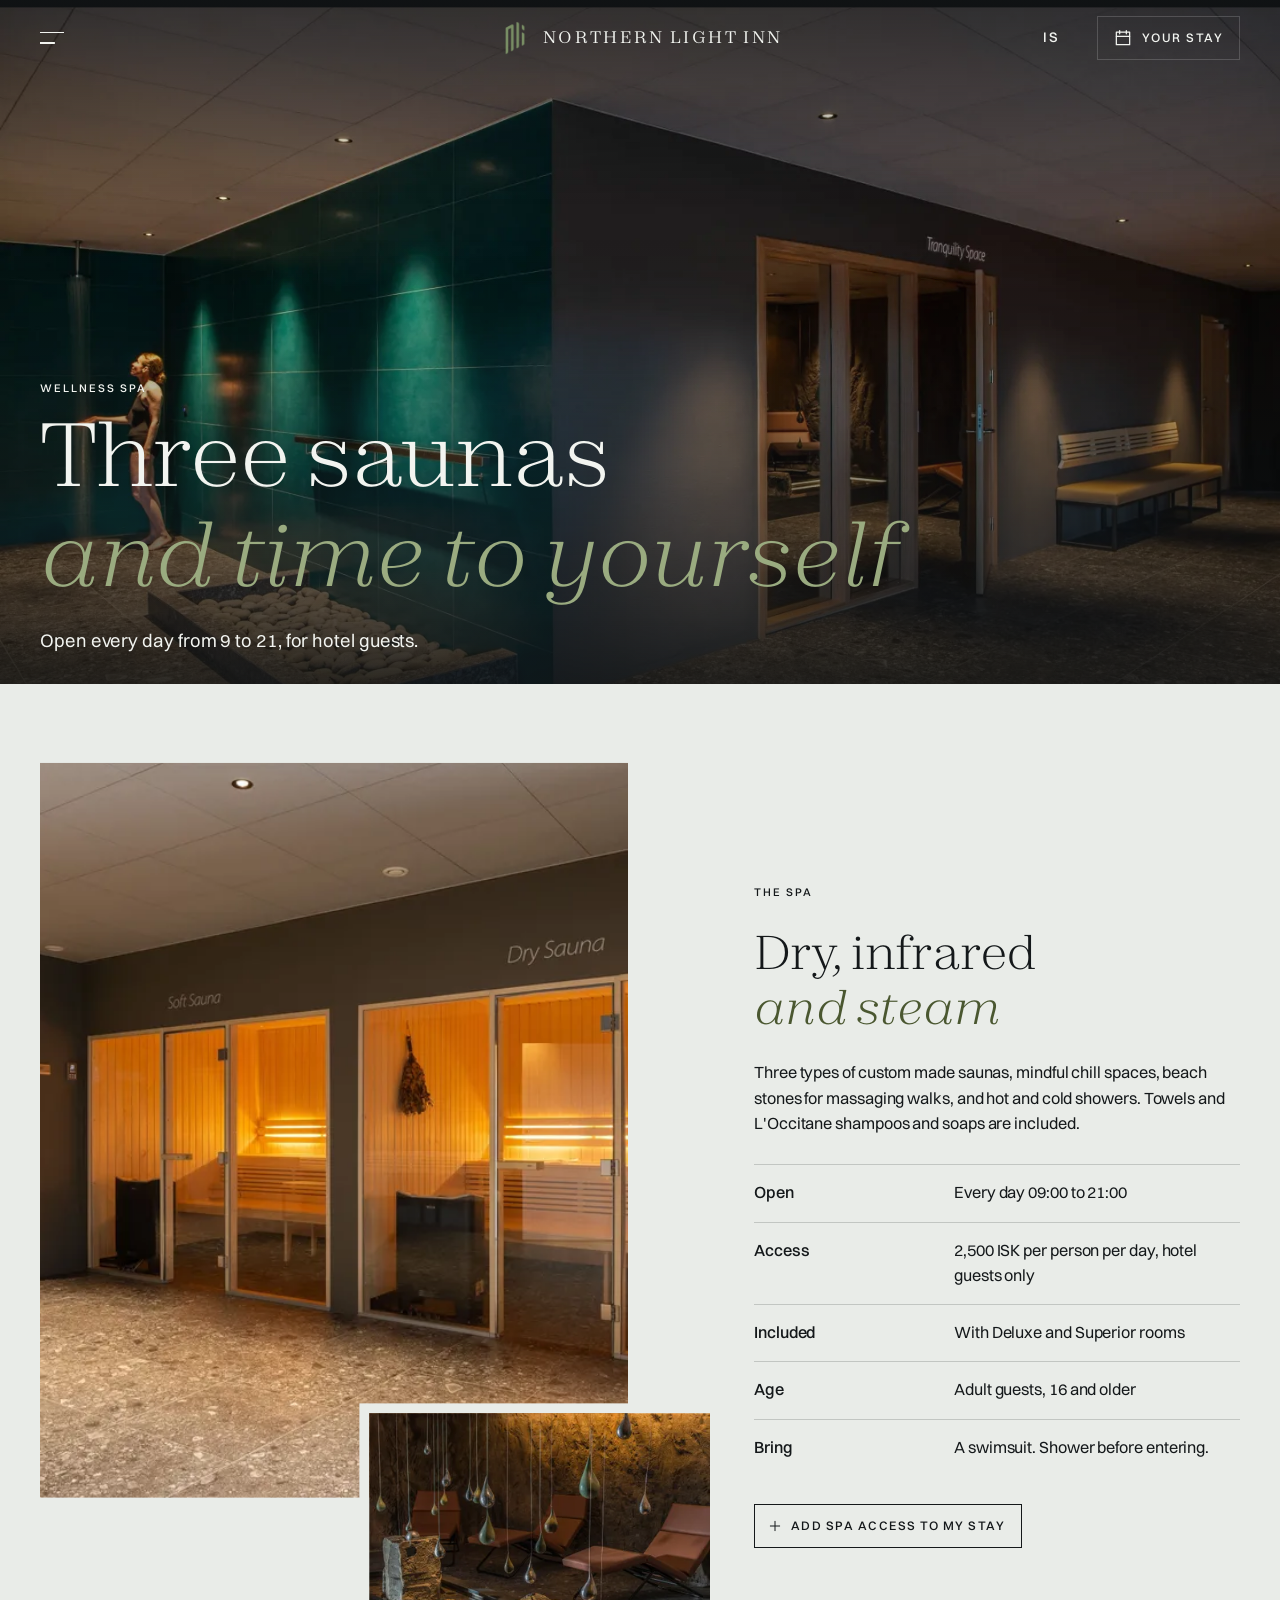
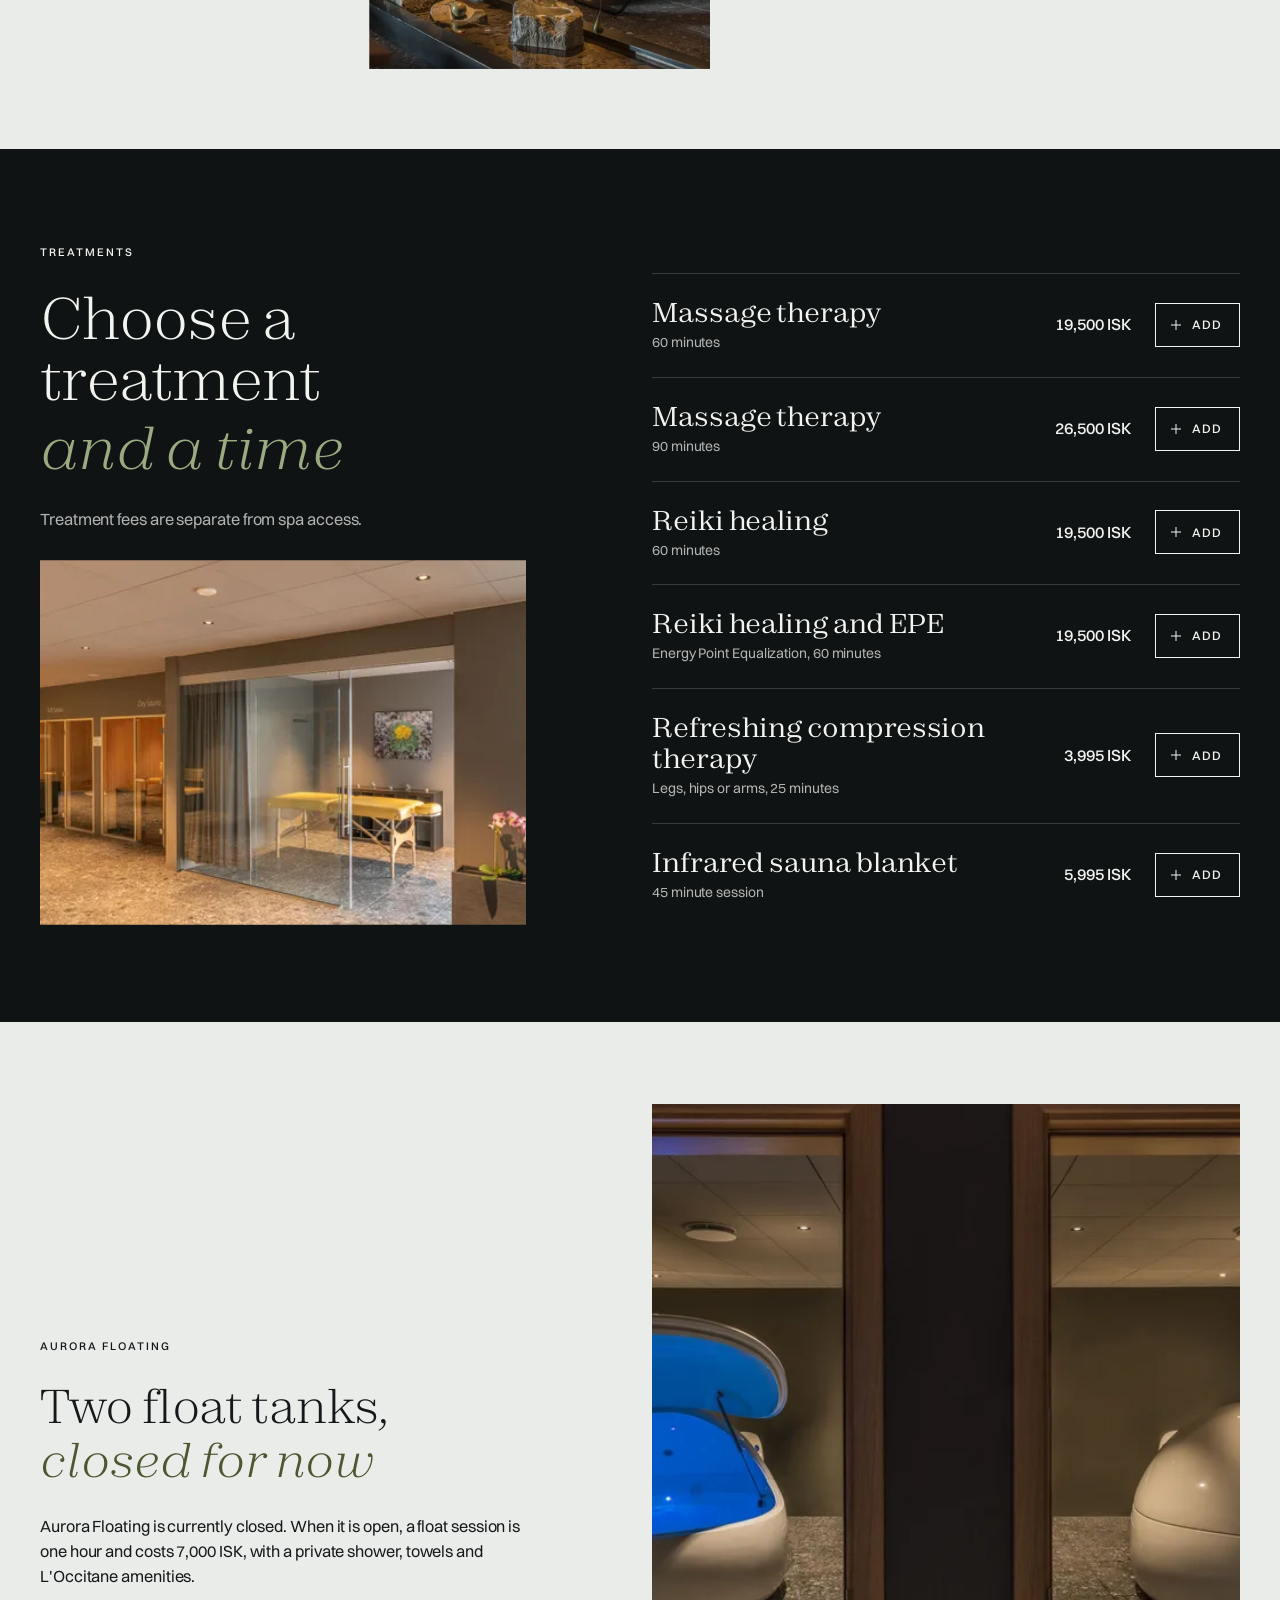
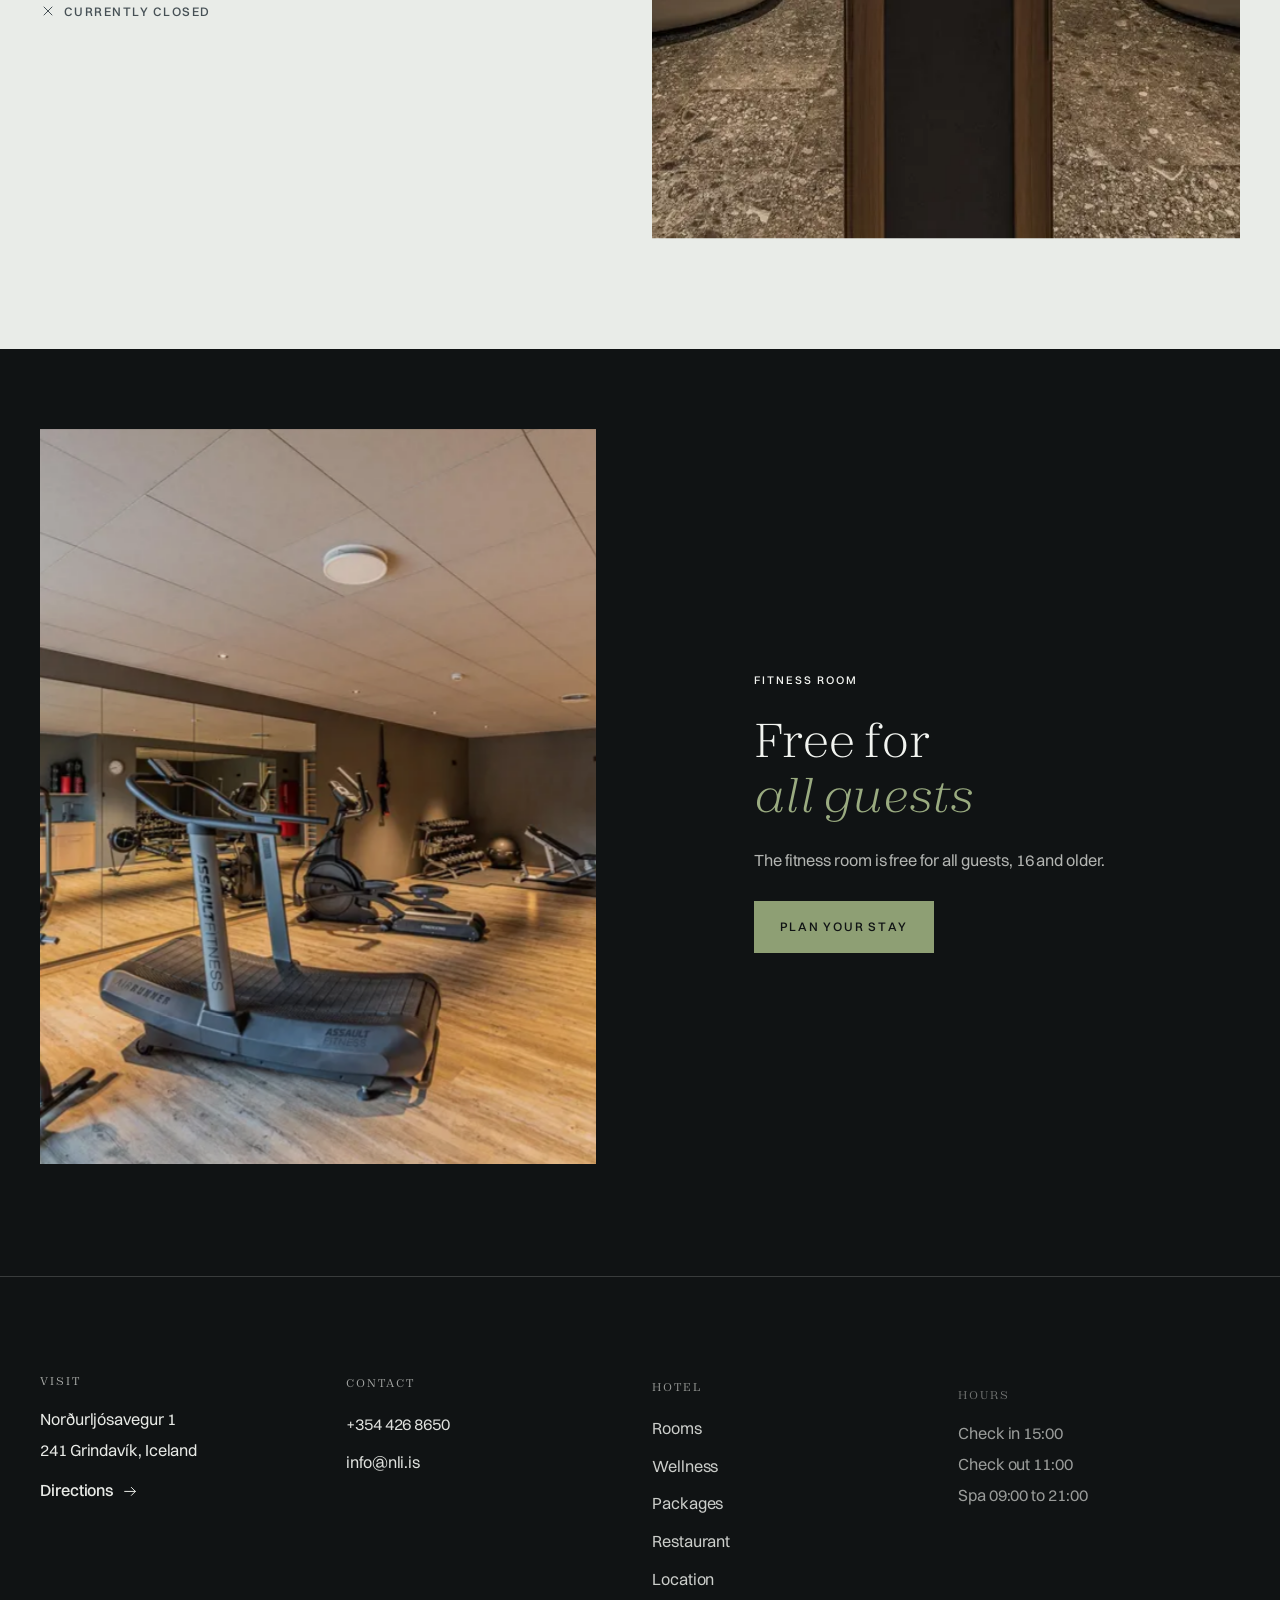
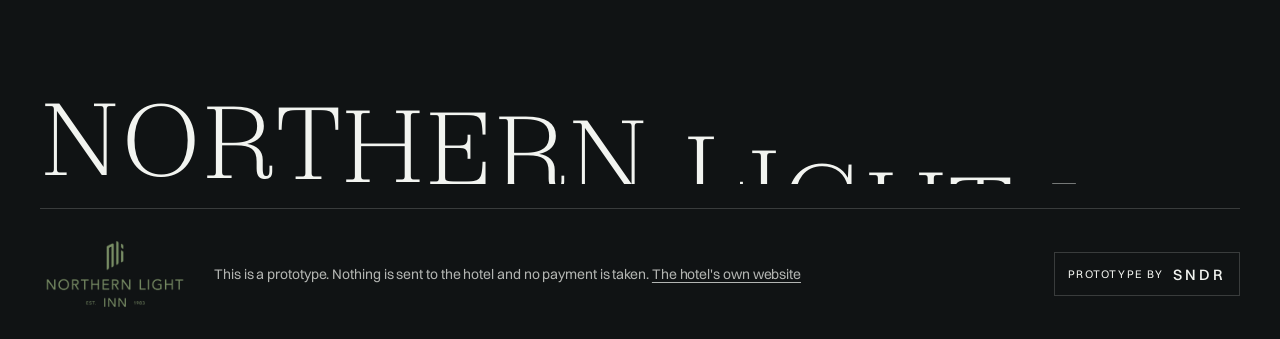
<file: wellness/index.html>
<!doctype html><html lang="en"><head><meta charset="utf-8"><meta name="viewport" content="width=device-width, initial-scale=1, viewport-fit=cover"><meta name="robots" content="noindex, nofollow"><meta name="theme-color" content="#101314"><title>Wellness spa and treatments | Northern Light Inn</title><meta name="description" content="Open every day from 9 to 21, for hotel guests."><script>/* focus-guard: a focus ring only for people using a keyboard.

   The bug it ends: a menu, drawer or dialog opens and its FIRST link (or the dialog's close button)
   is outlined, as if it were selected. Cause: opening code calls first.focus(), or <dialog>.showModal()
   focuses the first control by itself. When nothing was focused before, the browser decides the ring is
   wanted. Safari never focuses a button on click and a touch tap never does either, so on iPhone,
   iPad and Safari the very first tap paints the ring. Chrome with a mouse hides it, which is why it
   passes the desktop check and then reappears on Sindri's phone.

   How: remember the last input kind on <html data-input="pointer|key"> and let focus-guard.css drop the
   ring while the last input was a pointer. Keyboard users keep every ring. Load before everything else
   (inline in <head>, ~400 bytes), no dependencies. Doc: _tools/focus-guard/README.md */
(function () {
  var root = document.documentElement;
  function set(v) { if (root.getAttribute('data-input') !== v) root.setAttribute('data-input', v); }
  addEventListener('pointerdown', function () { set('pointer'); }, true);
  addEventListener('keydown', function (e) {
    if (e.key === 'Shift' || e.key === 'Control' || e.key === 'Alt' || e.key === 'Meta') return;
    set('key');
  }, true);
})();
</script><link rel="icon" type="image/png" href="../favicon.png"><link rel="apple-touch-icon" href="../apple-touch-icon.png"><link rel="alternate" hreflang="en" href="../wellness/"><link rel="alternate" hreflang="is" href="../is/heilsulind/"><link rel="preload" href="../assets/fonts/Zodiak-Light.woff2" as="font" type="font/woff2" crossorigin><link rel="preload" href="../assets/fonts/Switzer-Regular.woff2" as="font" type="font/woff2" crossorigin><link rel="preload" as="image" type="image/webp" imagesrcset="../assets/img/footbath-480.webp 480w, ../assets/img/footbath-960.webp 960w, ../assets/img/footbath-1440.webp 1440w, ../assets/img/footbath-2160.webp 2160w" imagesizes="100vw"><link rel="stylesheet" href="../assets/css/base.css"><link rel="stylesheet" href="../assets/css/site.css"><link rel="stylesheet" href="../assets/css/stay.css"><script>window.NLI={"lang":"en","locale":"en-GB","dates":{"wd":["Sun","Mon","Tue","Wed","Thu","Fri","Sat"],"wdLong":["Sunday","Monday","Tuesday","Wednesday","Thursday","Friday","Saturday"],"mo":["Jan","Feb","Mar","Apr","May","Jun","Jul","Aug","Sep","Oct","Nov","Dec"],"moLong":["January","February","March","April","May","June","July","August","September","October","November","December"],"narrow":["M","T","W","T","F","S","S"],"dot":""},"t":{"step1":"Nights","step2":"Days","step3":"Deposit","s1Title":"When are you coming?","s2Title":"Add to each day","s3Title":"Your stay","pickArrival":"Pick your arrival day","to":"to","nights":"Nights","night":"night","guests":"Guests","guestsShort":"guests","guestOne":"guest","room":"Room","roomAny":"Room chosen in the booking engine","roomRate":"Rate from the booking engine","engineNote":"Room rates and availability come from the hotel's booking engine. In this prototype the room is not reserved.","fewer":"Fewer","more":"More","prevMonth":"Previous month","nextMonth":"Next month","arrivalDay":"Arrival","departureDay":"Departure","day":"Day","addTo":"Add to","time":"Time","sample":"sample","taken":"taken","forGuests":"For how many?","cancel":"Cancel","add":"Add","remove":"Remove","closedShort":"Closed","includedShort":"Included","pendingNote":"{item} is added once you have picked your dates.","next1":"Add to your days","next2":"Review","pay":"Pay deposit","back":"Back","itemOne":"item","itemMany":"items","noItems":"Nothing added yet","extrasTotal":"Treatments and extras","depositToday":"Deposit today","atHotel":"Paid at the hotel","name":"Name","email":"Email","depositNote":"Prototype: no payment is taken and nothing is sent. The deposit share is an example.","nothingAdded":"No treatments or extras added.","doneTitle":"This is a prototype","doneBody":"Nothing was sent to the hotel, nothing was saved and no payment was taken. On the finished site this step takes the deposit and the hotel receives the plan below.","doneRoom":"Rooms stay in the hotel's booking engine.","openEngine":"Open the booking engine","startOver":"Start over","close":"Close","pickDate":"Pick a date","tableOnly":"Table","free":"Pay at the restaurant","title":"Your stay","soldOut":"Sold out"},"depositRate":0.2,"maxGuests":4,"bookUrl":"https://www.simplebooking.it/ibe2/hotel/5333?lang=EN&cur=ISK","rooms":[{"id":"deluxe","name":"Deluxe Room","max":2,"meta":"30 m² · King bed or two singles"},{"id":"superior","name":"Superior Room","max":2,"meta":"27 m² · Queen bed or two singles"},{"id":"double","name":"Double Room","max":2,"meta":"22 m² · One bed, 180 cm"},{"id":"twin","name":"Twin Room","max":2,"meta":"20 m² · Two single beds"},{"id":"triple","name":"Triple Room","max":3,"meta":"27 m² · Queen bed and a single"},{"id":"family","name":"Family Room","max":4,"meta":"30 m² · Queen bed and two singles"}],"extras":[{"id":"massage","icon":"massage","name":"Massage","short":"Massage","note":"","times":["10:00","11:30","14:00","15:30","17:00","18:30"],"options":[{"id":"60","label":"60 min","price":19500},{"id":"90","label":"90 min","price":26500}]},{"id":"reiki","icon":"spa","name":"Reiki","short":"Reiki","note":"60 min","times":["10:00","11:30","14:00","15:30","17:00"],"options":[{"id":"reiki","label":"Reiki healing","price":19500},{"id":"epe","label":"Reiki and EPE","price":19500}]},{"id":"recovery","icon":"clock","name":"Recovery","short":"Recovery","note":"","times":["09:30","11:00","13:00","15:00","17:00","19:00"],"options":[{"id":"compression","label":"Compression, 25 min","price":3995},{"id":"blanket","label":"Sauna blanket, 45 min","price":5995}]},{"id":"spa","icon":"moon","name":"Wellness spa","short":"Spa","note":"Open 09:00 to 21:00","times":[],"perPerson":true,"includedRooms":["deluxe","superior"],"options":[{"id":"day","label":"Day access","price":2500}]},{"id":"dinner","icon":"dinner","name":"Dinner at Max's","short":"Dinner","note":"Table only, you pay at the restaurant","times":["17:30","18:00","18:30","19:00","19:30","20:00","20:30","21:00"],"perPerson":true,"options":[{"id":"table","label":"Table","price":0}]},{"id":"floating","icon":"floating","name":"Aurora Floating","short":"Floating","closed":true,"closedNote":"Aurora Floating is currently closed.","times":[],"options":[{"id":"60","label":"60 min","price":7000}]}],"packages":[{"id":"dekur","name":"Dekurdvöl","nights":1,"maxGuests":2,"dates":[{"date":"2026-11-27","sold":true},{"date":"2026-11-28","sold":true},{"date":"2026-12-04","sold":true},{"date":"2026-12-05","sold":false}],"rules":[{"room":"deluxe","guests":1,"price":48700},{"room":"deluxe","price":32300,"pp":true},{"guests":1,"price":38700},{"price":27300,"pp":true}]},{"id":"prjono","name":"Prjónahelgi","nights":2,"minGuests":2,"dates":[{"date":"2027-04-16","sold":false}],"rules":[{"room":"deluxe","price":54490,"pp":true},{"guests":4,"price":39990,"pp":true},{"guests":3,"price":41990,"pp":true},{"price":46990,"pp":true}]}]}</script><script defer src="../assets/vendor/gsap.min.js"></script><script defer src="../assets/vendor/ScrollTrigger.min.js"></script><script defer src="../assets/vendor/CustomEase.min.js"></script><script type="module" src="../assets/js/main.js"></script></head><body class="page-wellness"><a class="skip-link" href="#main">Skip to content</a><header class="site-header has-page-hero">
 <button type="button" class="menu-toggle" aria-controls="menu-panel" aria-expanded="false" aria-haspopup="dialog" aria-label="Menu"><span class="burger" aria-hidden="true"><i></i><i></i></span></button>
 <a class="brand" href="../" aria-label="Northern Light Inn, home"><img src="../assets/logo/icon.png" width="40" height="40" alt=""><span class="brand-word" translate="no" aria-hidden="true"><i>N</i><i>o</i><i>r</i><i>t</i><i>h</i><i>e</i><i>r</i><i>n</i><i>&nbsp;</i><i>L</i><i>i</i><i>g</i><i>h</i><i>t</i><i>&nbsp;</i><i>I</i><i>n</i><i>n</i></span></a>
 <div class="header-right"><a class="lang" href="../is/heilsulind/" lang="is" hreflang="is" aria-label="Íslenska">IS</a><button type="button" class="btn-stay" data-stay-open aria-haspopup="dialog" aria-controls="stay-dialog"><svg class="icon" viewBox="0 0 24 24" width="20" height="20" fill="none" stroke="currentColor" stroke-width="1.5" stroke-linecap="round" stroke-linejoin="round" aria-hidden="true" ><rect x="4" y="5" width="16" height="15"/><path d="M4 10h16M8 3v4M16 3v4"/></svg><span>Your stay</span><b data-stay-count hidden></b></button></div>
</header>
<dialog class="menu-panel" id="menu-panel" aria-label="Menu" tabindex="-1">
 <div class="menu-curtain menu-curtain--lead" aria-hidden="true"></div><div class="menu-curtain" aria-hidden="true"></div>
 <div class="menu-top"><button type="button" class="menu-close" aria-label="Close"><span class="burger" aria-hidden="true"><i></i><i></i></span></button><a class="brand" href="../" aria-label="Northern Light Inn, home"><img src="../assets/logo/icon.png" width="40" height="40" alt=""><span class="brand-word" translate="no" aria-hidden="true"><i>N</i><i>o</i><i>r</i><i>t</i><i>h</i><i>e</i><i>r</i><i>n</i><i>&nbsp;</i><i>L</i><i>i</i><i>g</i><i>h</i><i>t</i><i>&nbsp;</i><i>I</i><i>n</i><i>n</i></span></a><span></span></div>
 <div class="menu-body">
  <nav aria-label="Main navigation"><a href="../rooms/" data-menu="rooms" ><span class="menu-num" aria-hidden="true">01</span><span class="menu-mask"><span class="menu-word">Rooms</span></span></a><a href="../wellness/" data-menu="wellness" aria-current="page"><span class="menu-num" aria-hidden="true">02</span><span class="menu-mask"><span class="menu-word">Wellness</span></span></a><a href="../packages/" data-menu="packages" ><span class="menu-num" aria-hidden="true">03</span><span class="menu-mask"><span class="menu-word">Packages</span></span></a><a href="../restaurant/" data-menu="restaurant" ><span class="menu-num" aria-hidden="true">04</span><span class="menu-mask"><span class="menu-word">Restaurant</span></span></a><a href="../location/" data-menu="location" ><span class="menu-num" aria-hidden="true">05</span><span class="menu-mask"><span class="menu-word">Location</span></span></a></nav>
  <div class="menu-photo" aria-hidden="true"><div class="menu-photo-frame"><div class="menu-shot" data-shot="home"><picture><source type="image/webp" srcset="../assets/img/exterior-480.webp 480w, ../assets/img/exterior-960.webp 960w, ../assets/img/exterior-1440.webp 1440w, ../assets/img/exterior-2160.webp 2160w" sizes="(max-width:1023px) 1px, 34vw"><img src="../assets/img/exterior-960.jpg" srcset="../assets/img/exterior-480.jpg 480w, ../assets/img/exterior-960.jpg 960w, ../assets/img/exterior-1440.jpg 1440w, ../assets/img/exterior-2160.jpg 2160w" sizes="(max-width:1023px) 1px, 34vw" width="2500" height="1667" alt="" loading="lazy"  decoding="async"></picture></div><div class="menu-shot" data-shot="rooms"><picture><source type="image/webp" srcset="../assets/img/deluxe-480.webp 480w, ../assets/img/deluxe-960.webp 960w, ../assets/img/deluxe-1440.webp 1440w, ../assets/img/deluxe-2160.webp 2160w" sizes="(max-width:1023px) 1px, 34vw"><img src="../assets/img/deluxe-960.jpg" srcset="../assets/img/deluxe-480.jpg 480w, ../assets/img/deluxe-960.jpg 960w, ../assets/img/deluxe-1440.jpg 1440w, ../assets/img/deluxe-2160.jpg 2160w" sizes="(max-width:1023px) 1px, 34vw" width="2500" height="1667" alt="" loading="lazy"  decoding="async"></picture></div><div class="menu-shot is-on" data-shot="wellness"><picture><source type="image/webp" srcset="../assets/img/sauna-480.webp 480w, ../assets/img/sauna-960.webp 960w, ../assets/img/sauna-1440.webp 1440w, ../assets/img/sauna-2160.webp 2160w" sizes="(max-width:1023px) 1px, 34vw"><img src="../assets/img/sauna-960.jpg" srcset="../assets/img/sauna-480.jpg 480w, ../assets/img/sauna-960.jpg 960w, ../assets/img/sauna-1440.jpg 1440w, ../assets/img/sauna-2160.jpg 2160w" sizes="(max-width:1023px) 1px, 34vw" width="2500" height="1667" alt="" loading="lazy"  decoding="async"></picture></div><div class="menu-shot" data-shot="packages"><picture><source type="image/webp" srcset="../assets/img/xmas-480.webp 480w, ../assets/img/xmas-960.webp 960w, ../assets/img/xmas-1440.webp 1440w, ../assets/img/xmas-2160.webp 2160w" sizes="(max-width:1023px) 1px, 34vw"><img src="../assets/img/xmas-960.jpg" srcset="../assets/img/xmas-480.jpg 480w, ../assets/img/xmas-960.jpg 960w, ../assets/img/xmas-1440.jpg 1440w, ../assets/img/xmas-2160.jpg 2160w" sizes="(max-width:1023px) 1px, 34vw" width="2500" height="1664" alt="" loading="lazy"  decoding="async"></picture></div><div class="menu-shot" data-shot="restaurant"><picture><source type="image/webp" srcset="../assets/img/restaurant-480.webp 480w, ../assets/img/restaurant-960.webp 960w, ../assets/img/restaurant-1440.webp 1440w, ../assets/img/restaurant-2160.webp 2160w" sizes="(max-width:1023px) 1px, 34vw"><img src="../assets/img/restaurant-960.jpg" srcset="../assets/img/restaurant-480.jpg 480w, ../assets/img/restaurant-960.jpg 960w, ../assets/img/restaurant-1440.jpg 1440w, ../assets/img/restaurant-2160.jpg 2160w" sizes="(max-width:1023px) 1px, 34vw" width="2500" height="1668" alt="" loading="lazy"  decoding="async"></picture></div><div class="menu-shot" data-shot="location"><picture><source type="image/webp" srcset="../assets/img/moss-480.webp 480w, ../assets/img/moss-960.webp 960w, ../assets/img/moss-1440.webp 1440w, ../assets/img/moss-2160.webp 2160w" sizes="(max-width:1023px) 1px, 34vw"><img src="../assets/img/moss-960.jpg" srcset="../assets/img/moss-480.jpg 480w, ../assets/img/moss-960.jpg 960w, ../assets/img/moss-1440.jpg 1440w, ../assets/img/moss-2160.jpg 2160w" sizes="(max-width:1023px) 1px, 34vw" width="2500" height="1667" alt="" loading="lazy"  decoding="async"></picture></div></div></div>
 </div>
 <div class="menu-foot"><p class="small">Norðurljósavegur 1 · 241 Grindavík</p><a href="tel:+3544268650">+354 426 8650</a><a href="mailto:info@nli.is">info@nli.is</a><a class="lang" href="../is/heilsulind/" lang="is" hreflang="is" aria-label="Íslenska">IS</a></div>
</dialog><main id="main"><section class="page-hero" aria-labelledby="page-title"><div class="page-hero-drift"><div class="page-hero-photo"><picture><source type="image/webp" srcset="../assets/img/footbath-480.webp 480w, ../assets/img/footbath-960.webp 960w, ../assets/img/footbath-1440.webp 1440w, ../assets/img/footbath-2160.webp 2160w" sizes="100vw"><img src="../assets/img/footbath-960.jpg" srcset="../assets/img/footbath-480.jpg 480w, ../assets/img/footbath-960.jpg 960w, ../assets/img/footbath-1440.jpg 1440w, ../assets/img/footbath-2160.jpg 2160w" sizes="100vw" width="2500" height="1667" alt="The foot bath with beach stones in the wellness spa" loading="eager" fetchpriority="high" decoding="async"></picture></div></div><div class="page-hero-shade"></div><div class="wrap page-hero-copy"><p class="eyebrow">Wellness spa</p><h1 id="page-title"><span class="line"><span>Three saunas</span></span><span class="line"><em>and time to yourself</em></span></h1><p class="lede">Open every day from 9 to 21, for hotel guests.</p></div></section>
<section class="on-steam pad"><div class="wrap split">
 <div class="collage" data-sweep><div class="collage-large" data-drift="-3,3"><div class="photo-frame "><picture><source type="image/webp" srcset="../assets/img/sauna-480.webp 480w, ../assets/img/sauna-960.webp 960w, ../assets/img/sauna-1440.webp 1440w, ../assets/img/sauna-2160.webp 2160w" sizes="(max-width:767px) 90vw, 47vw"><img src="../assets/img/sauna-960.jpg" srcset="../assets/img/sauna-480.jpg 480w, ../assets/img/sauna-960.jpg 960w, ../assets/img/sauna-1440.jpg 1440w, ../assets/img/sauna-2160.jpg 2160w" sizes="(max-width:767px) 90vw, 47vw" width="2500" height="1667" alt="The dry and infrared saunas" loading="lazy"  decoding="async"></picture></div></div><div class="collage-small" data-drift="8,-8"><div class="photo-frame "><picture><source type="image/webp" srcset="../assets/img/tranquil-480.webp 480w, ../assets/img/tranquil-960.webp 960w, ../assets/img/tranquil-1440.webp 1440w, ../assets/img/tranquil-2160.webp 2160w" sizes="(max-width:767px) 56vw, 26vw"><img src="../assets/img/tranquil-960.jpg" srcset="../assets/img/tranquil-480.jpg 480w, ../assets/img/tranquil-960.jpg 960w, ../assets/img/tranquil-1440.jpg 1440w, ../assets/img/tranquil-2160.jpg 2160w" sizes="(max-width:767px) 56vw, 26vw" width="2500" height="1667" alt="The Tranquility Space" loading="lazy"  decoding="async"></picture></div></div></div>
 <div class="split-copy"><div class="reveal "><div data-rise><p class="eyebrow">The spa</p></div></div><h2 data-heading ><span class="line"><span>Dry, infrared</span></span><span class="line"><em>and steam</em></span></h2><div class="reveal "><div data-rise><p>Three types of custom made saunas, mindful chill spaces, beach stones for massaging walks, and hot and cold showers. Towels and L'Occitane shampoos and soaps are included.</p></div></div><ul class="rows " data-rows><li class="row"><span class="row-rule" aria-hidden="true"></span><span class="row-name">Open</span><span class="row-text">Every day 09:00 to 21:00</span></li><li class="row"><span class="row-rule" aria-hidden="true"></span><span class="row-name">Access</span><span class="row-text">2,500 ISK per person per day, hotel guests only</span></li><li class="row"><span class="row-rule" aria-hidden="true"></span><span class="row-name">Included</span><span class="row-text">With Deluxe and Superior rooms</span></li><li class="row"><span class="row-rule" aria-hidden="true"></span><span class="row-name">Age</span><span class="row-text">Adult guests, 16 and older</span></li><li class="row"><span class="row-rule" aria-hidden="true"></span><span class="row-name">Bring</span><span class="row-text">A swimsuit. Shower before entering.</span></li></ul><div class="reveal "><div data-rise><div class="actions"><button type="button" class="btn-add " data-stay-open aria-haspopup="dialog" aria-controls="stay-dialog" data-stay-add="spa"><svg class="icon" viewBox="0 0 24 24" width="20" height="20" fill="none" stroke="currentColor" stroke-width="1.5" stroke-linecap="round" stroke-linejoin="round" aria-hidden="true" ><path d="M12 5v14M5 12h14"/></svg><span>Add spa access to my stay</span></button></div></div></div></div>
</div></section>
<section class="pad treatments" id="treatments"><div class="wrap included-grid">
 <div class="section-head"><div class="reveal "><div data-rise><p class="eyebrow">Treatments</p></div></div><h2 data-heading ><span class="line"><span>Choose a treatment</span></span><span class="line"><em>and a time</em></span></h2><div class="reveal "><div data-rise><p class="muted">Treatment fees are separate from spa access.</p></div></div><div class="head-photo" data-sweep><div class="photo-frame "><picture><source type="image/webp" srcset="../assets/img/massageroom-480.webp 480w, ../assets/img/massageroom-960.webp 960w, ../assets/img/massageroom-1440.webp 1440w, ../assets/img/massageroom-2160.webp 2160w" sizes="(max-width:767px) 90vw, 36vw"><img src="../assets/img/massageroom-960.jpg" srcset="../assets/img/massageroom-480.jpg 480w, ../assets/img/massageroom-960.jpg 960w, ../assets/img/massageroom-1440.jpg 1440w, ../assets/img/massageroom-2160.jpg 2160w" sizes="(max-width:767px) 90vw, 36vw" width="2500" height="1666" alt="The massage room beside the saunas" loading="lazy"  decoding="async"></picture></div></div></div>
 <ul class="rows rows--big rows--treat" data-rows><li class="row"><span class="row-rule" aria-hidden="true"></span><span class="row-title">Massage therapy<small class="muted">60 minutes</small></span><b class="row-price">19,500 ISK</b><button type="button" class="btn-add btn-add--row" data-stay-open aria-haspopup="dialog" aria-controls="stay-dialog" data-stay-add="massage:60"><svg class="icon" viewBox="0 0 24 24" width="20" height="20" fill="none" stroke="currentColor" stroke-width="1.5" stroke-linecap="round" stroke-linejoin="round" aria-hidden="true" ><path d="M12 5v14M5 12h14"/></svg><span>Add</span></button></li><li class="row"><span class="row-rule" aria-hidden="true"></span><span class="row-title">Massage therapy<small class="muted">90 minutes</small></span><b class="row-price">26,500 ISK</b><button type="button" class="btn-add btn-add--row" data-stay-open aria-haspopup="dialog" aria-controls="stay-dialog" data-stay-add="massage:90"><svg class="icon" viewBox="0 0 24 24" width="20" height="20" fill="none" stroke="currentColor" stroke-width="1.5" stroke-linecap="round" stroke-linejoin="round" aria-hidden="true" ><path d="M12 5v14M5 12h14"/></svg><span>Add</span></button></li><li class="row"><span class="row-rule" aria-hidden="true"></span><span class="row-title">Reiki healing<small class="muted">60 minutes</small></span><b class="row-price">19,500 ISK</b><button type="button" class="btn-add btn-add--row" data-stay-open aria-haspopup="dialog" aria-controls="stay-dialog" data-stay-add="reiki:reiki"><svg class="icon" viewBox="0 0 24 24" width="20" height="20" fill="none" stroke="currentColor" stroke-width="1.5" stroke-linecap="round" stroke-linejoin="round" aria-hidden="true" ><path d="M12 5v14M5 12h14"/></svg><span>Add</span></button></li><li class="row"><span class="row-rule" aria-hidden="true"></span><span class="row-title">Reiki healing and EPE<small class="muted">Energy Point Equalization, 60 minutes</small></span><b class="row-price">19,500 ISK</b><button type="button" class="btn-add btn-add--row" data-stay-open aria-haspopup="dialog" aria-controls="stay-dialog" data-stay-add="reiki:epe"><svg class="icon" viewBox="0 0 24 24" width="20" height="20" fill="none" stroke="currentColor" stroke-width="1.5" stroke-linecap="round" stroke-linejoin="round" aria-hidden="true" ><path d="M12 5v14M5 12h14"/></svg><span>Add</span></button></li><li class="row"><span class="row-rule" aria-hidden="true"></span><span class="row-title">Refreshing compression therapy<small class="muted">Legs, hips or arms, 25 minutes</small></span><b class="row-price">3,995 ISK</b><button type="button" class="btn-add btn-add--row" data-stay-open aria-haspopup="dialog" aria-controls="stay-dialog" data-stay-add="recovery:compression"><svg class="icon" viewBox="0 0 24 24" width="20" height="20" fill="none" stroke="currentColor" stroke-width="1.5" stroke-linecap="round" stroke-linejoin="round" aria-hidden="true" ><path d="M12 5v14M5 12h14"/></svg><span>Add</span></button></li><li class="row"><span class="row-rule" aria-hidden="true"></span><span class="row-title">Infrared sauna blanket<small class="muted">45 minute session</small></span><b class="row-price">5,995 ISK</b><button type="button" class="btn-add btn-add--row" data-stay-open aria-haspopup="dialog" aria-controls="stay-dialog" data-stay-add="recovery:blanket"><svg class="icon" viewBox="0 0 24 24" width="20" height="20" fill="none" stroke="currentColor" stroke-width="1.5" stroke-linecap="round" stroke-linejoin="round" aria-hidden="true" ><path d="M12 5v14M5 12h14"/></svg><span>Add</span></button></li></ul>
</div></section>
<section class="on-steam pad"><div class="wrap split split--flip">
 <div class="split-copy"><div class="reveal "><div data-rise><p class="eyebrow">Aurora Floating</p></div></div><h2 data-heading ><span class="line"><span>Two float tanks,</span></span><span class="line"><em>closed for now</em></span></h2><div class="reveal "><div data-rise><p>Aurora Floating is currently closed. When it is open, a float session is one hour and costs 7,000 ISK, with a private shower, towels and L'Occitane amenities.</p></div></div><div class="reveal "><div data-rise><p class="state-closed"><svg class="icon" viewBox="0 0 24 24" width="20" height="20" fill="none" stroke="currentColor" stroke-width="1.5" stroke-linecap="round" stroke-linejoin="round" aria-hidden="true" ><path d="M6 6l12 12M18 6L6 18"/></svg>Currently closed</p></div></div></div>
 <div class="split-media" data-sweep><div data-drift="-3,3"><div class="photo-frame "><picture><source type="image/webp" srcset="../assets/img/pods-480.webp 480w, ../assets/img/pods-960.webp 960w, ../assets/img/pods-1440.webp 1440w, ../assets/img/pods-2160.webp 2160w" sizes="(max-width:767px) 90vw, 47vw"><img src="../assets/img/pods-960.jpg" srcset="../assets/img/pods-480.jpg 480w, ../assets/img/pods-960.jpg 960w, ../assets/img/pods-1440.jpg 1440w, ../assets/img/pods-2160.jpg 2160w" sizes="(max-width:767px) 90vw, 47vw" width="2500" height="1667" alt="The two Aurora Floating tanks" loading="lazy"  decoding="async"></picture></div></div></div>
</div></section>
<section class="pad"><div class="wrap split">
 <div class="split-media" data-sweep><div data-drift="-3,3"><div class="photo-frame "><picture><source type="image/webp" srcset="../assets/img/fitness-480.webp 480w, ../assets/img/fitness-960.webp 960w, ../assets/img/fitness-1440.webp 1440w, ../assets/img/fitness-2160.webp 2160w" sizes="(max-width:767px) 90vw, 47vw"><img src="../assets/img/fitness-960.jpg" srcset="../assets/img/fitness-480.jpg 480w, ../assets/img/fitness-960.jpg 960w, ../assets/img/fitness-1440.jpg 1440w, ../assets/img/fitness-2160.jpg 2160w" sizes="(max-width:767px) 90vw, 47vw" width="2500" height="1667" alt="The fitness room" loading="lazy"  decoding="async"></picture></div></div></div>
 <div class="split-copy"><div class="reveal "><div data-rise><p class="eyebrow">Fitness room</p></div></div><h2 data-heading ><span class="line"><span>Free for</span></span><span class="line"><em>all guests</em></span></h2><div class="reveal "><div data-rise><p class="muted">The fitness room is free for all guests, 16 and older.</p></div></div><div class="reveal "><div data-rise><div class="actions"><button type="button" class="btn-primary btn-primary--accent" data-stay-open aria-haspopup="dialog" aria-controls="stay-dialog" aria-label="Plan your stay"><span class="btn-label" aria-hidden="true"><span class="btn-letter" style="--i:0" data-char="P">P</span><span class="btn-letter" style="--i:1" data-char="l">l</span><span class="btn-letter" style="--i:2" data-char="a">a</span><span class="btn-letter" style="--i:3" data-char="n">n</span><span class="btn-letter" style="--i:4" data-char=" "> </span><span class="btn-letter" style="--i:5" data-char="y">y</span><span class="btn-letter" style="--i:6" data-char="o">o</span><span class="btn-letter" style="--i:7" data-char="u">u</span><span class="btn-letter" style="--i:8" data-char="r">r</span><span class="btn-letter" style="--i:9" data-char=" "> </span><span class="btn-letter" style="--i:10" data-char="s">s</span><span class="btn-letter" style="--i:11" data-char="t">t</span><span class="btn-letter" style="--i:12" data-char="a">a</span><span class="btn-letter" style="--i:13" data-char="y">y</span></span></button></div></div></div></div>
</div></section></main><footer class="site-footer"><div class="wrap">
 <div class="footer-columns" data-cards>
  <div class="footer-column"><h2 class="eyebrow">Visit</h2><p>Norðurljósavegur 1</p><p>241 Grindavík, Iceland</p><a class="btn-text" href="https://www.google.com/maps/search/?api=1&amp;query=Northern+Light+Inn+Grindavik" target="_blank" rel="noopener">Directions<svg class="icon" viewBox="0 0 24 24" width="20" height="20" fill="none" stroke="currentColor" stroke-width="1.5" stroke-linecap="round" stroke-linejoin="round" aria-hidden="true" ><path d="M4 12h16M14 6l6 6-6 6"/></svg></a></div>
  <div class="footer-column"><h2 class="eyebrow">Contact</h2><a href="tel:+3544268650">+354 426 8650</a><a href="mailto:info@nli.is">info@nli.is</a></div>
  <nav class="footer-column" aria-label="Hotel"><h2 class="eyebrow">Hotel</h2><a href="../rooms/">Rooms</a><a href="../wellness/">Wellness</a><a href="../packages/">Packages</a><a href="../restaurant/">Restaurant</a><a href="../location/">Location</a></nav>
  <div class="footer-column"><h2 class="eyebrow">Hours</h2><p>Check in 15:00</p><p>Check out 11:00</p><p>Spa 09:00 to 21:00</p></div>
 </div>
 <div class="footer-wordmark" role="img" aria-label="Northern Light Inn"><span class="fit-line fit-wide" aria-hidden="true"><span>N</span><span>O</span><span>R</span><span>T</span><span>H</span><span>E</span><span>R</span><span>N</span><span class="sp">&nbsp;</span><span>L</span><span>I</span><span>G</span><span>H</span><span>T</span><span class="sp">&nbsp;</span><span>I</span><span>N</span><span>N</span></span><span class="fit-line fit-narrow" aria-hidden="true"><span>N</span><span>O</span><span>R</span><span>T</span><span>H</span><span>E</span><span>R</span><span>N</span></span><span class="fit-line fit-narrow" aria-hidden="true"><span>L</span><span>I</span><span>G</span><span>H</span><span>T</span><span class="sp">&nbsp;</span><span>I</span><span>N</span><span>N</span></span></div>
 <div class="footer-legal small"><img class="footer-logo" src="../assets/logo/full.png" width="720" height="393" alt="Northern Light Inn, est. 1983" loading="lazy"><p class="proto-note">This is a prototype. Nothing is sent to the hotel and no payment is taken. <a class="plain-link" href="https://www.nli.is" target="_blank" rel="noopener">The hotel's own website</a></p><a class="sndr-badge" href="https://sndrstudio.is" target="_blank" rel="noopener" aria-label="Prototype by SNDR Studio"><span>Prototype by</span><b>SNDR</b></a></div>
</div></footer><dialog class="stay-dialog" id="stay-dialog" aria-labelledby="stay-title" tabindex="-1">
 <div class="sheet-backdrop" aria-hidden="true"></div>
 <div class="stay-sheet on-steam" tabindex="-1" data-lenis-prevent>
  <div class="stay-top"><p class="eyebrow">Your stay</p><ol class="stay-steps"></ol><button type="button" class="stay-close icon-btn" aria-label="Close"><svg class="icon" viewBox="0 0 24 24" width="20" height="20" fill="none" stroke="currentColor" stroke-width="1.5" stroke-linecap="round" stroke-linejoin="round" aria-hidden="true" ><path d="M6 6l12 12M18 6L6 18"/></svg></button></div>
  <div class="stay-body"></div>
  <div class="stay-foot"></div>
 </div>
</dialog></body></html>
</file>
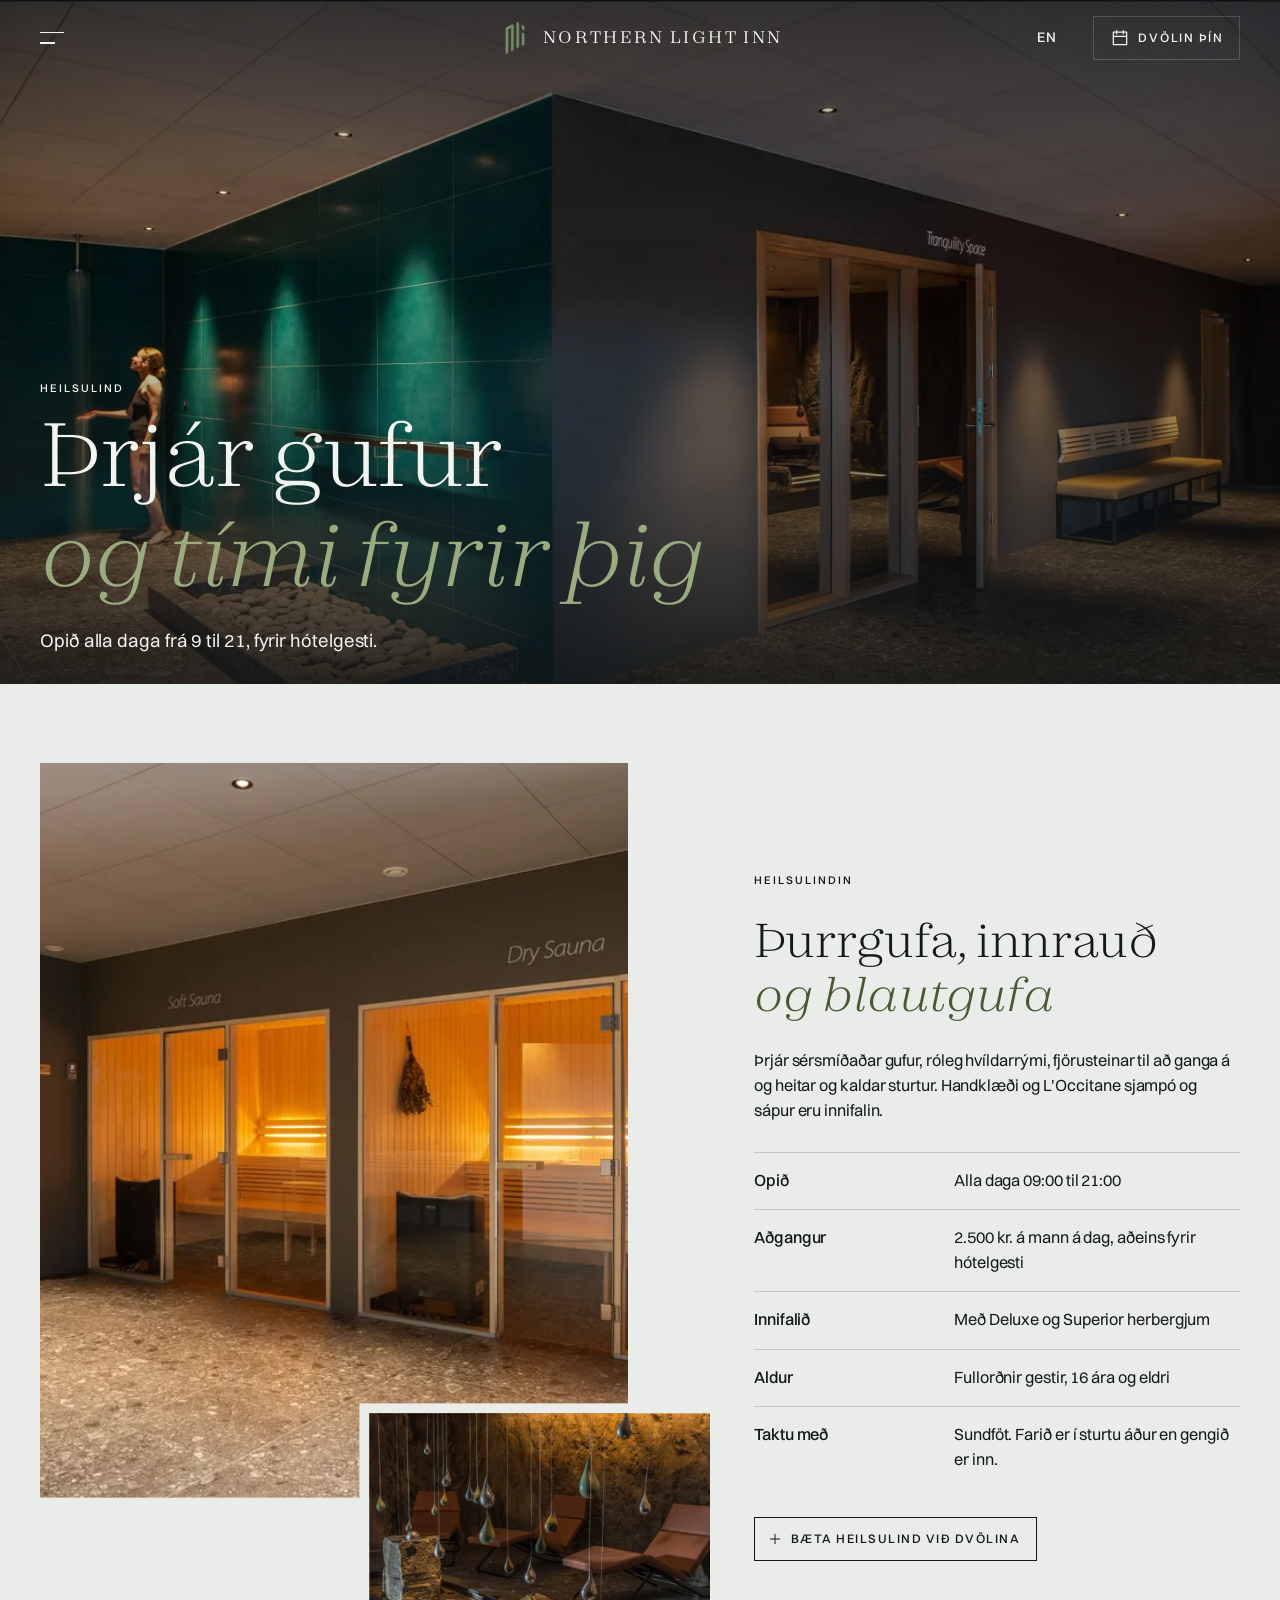
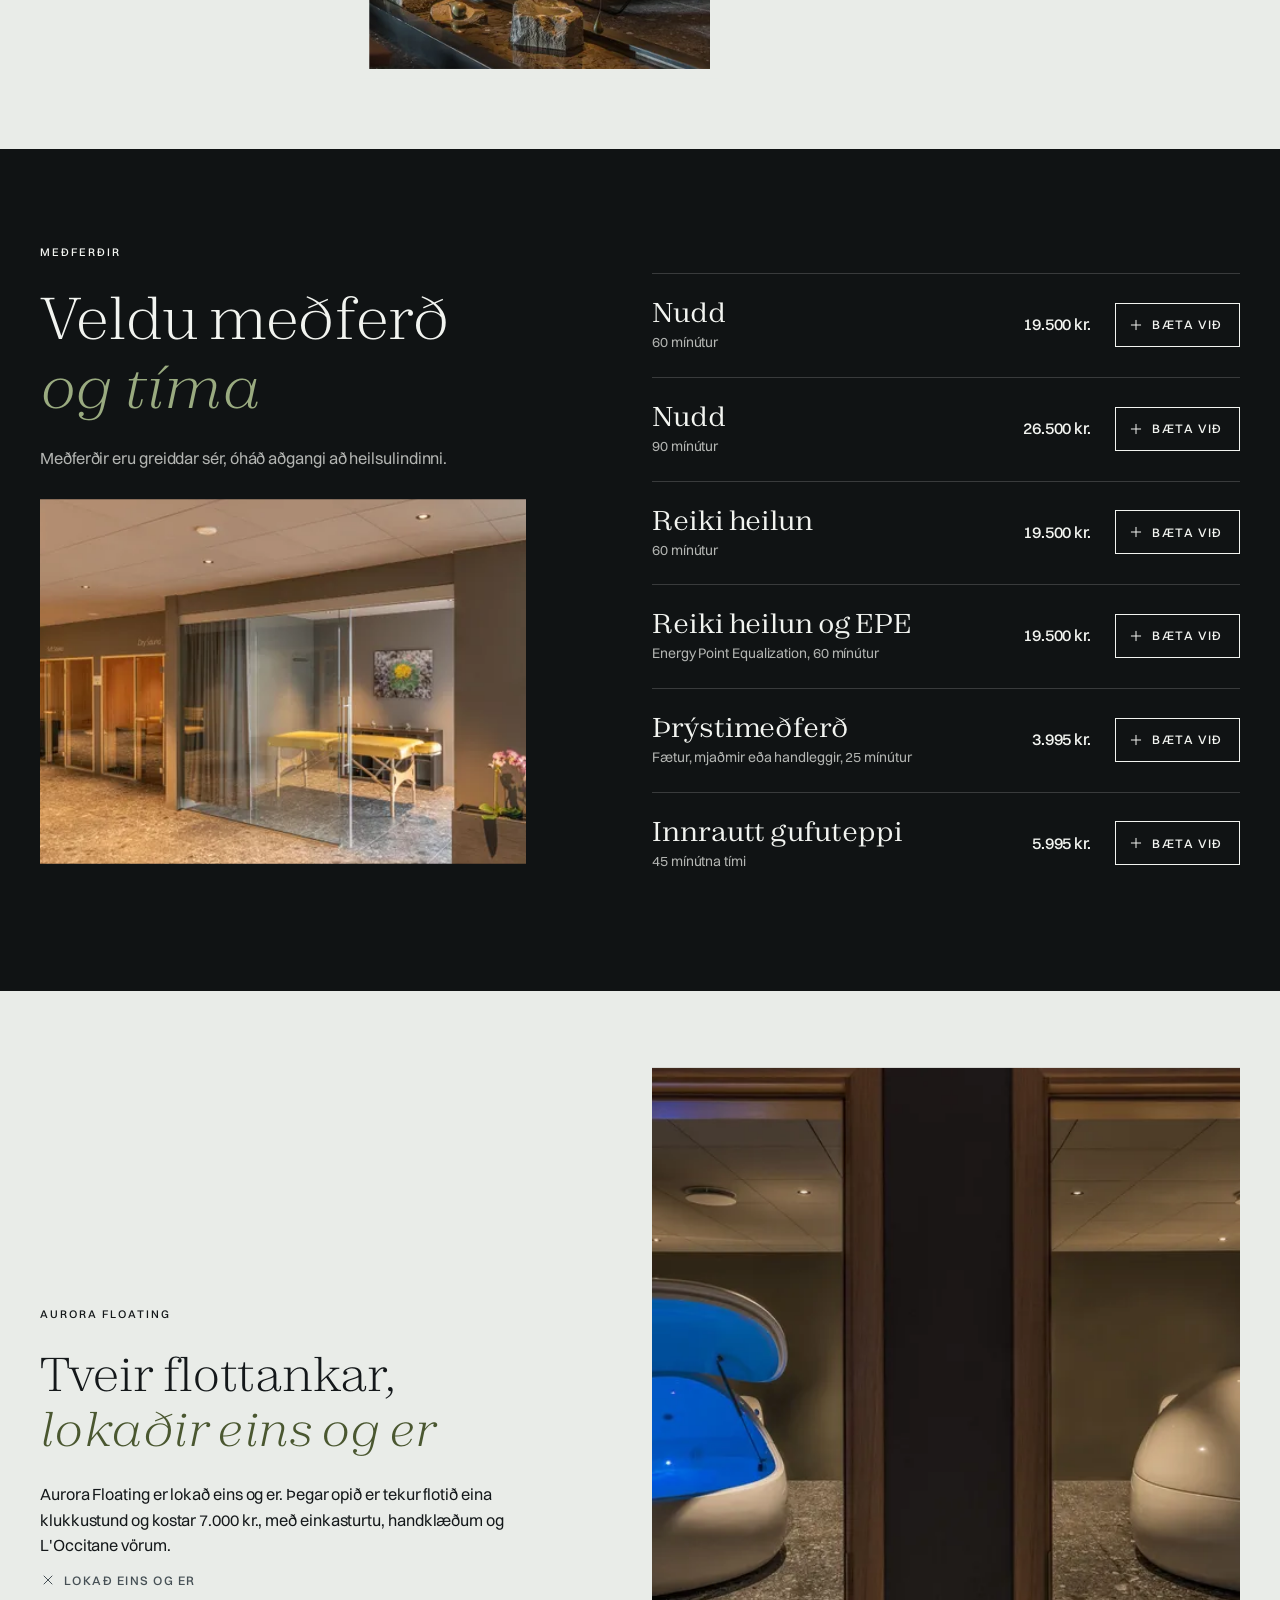
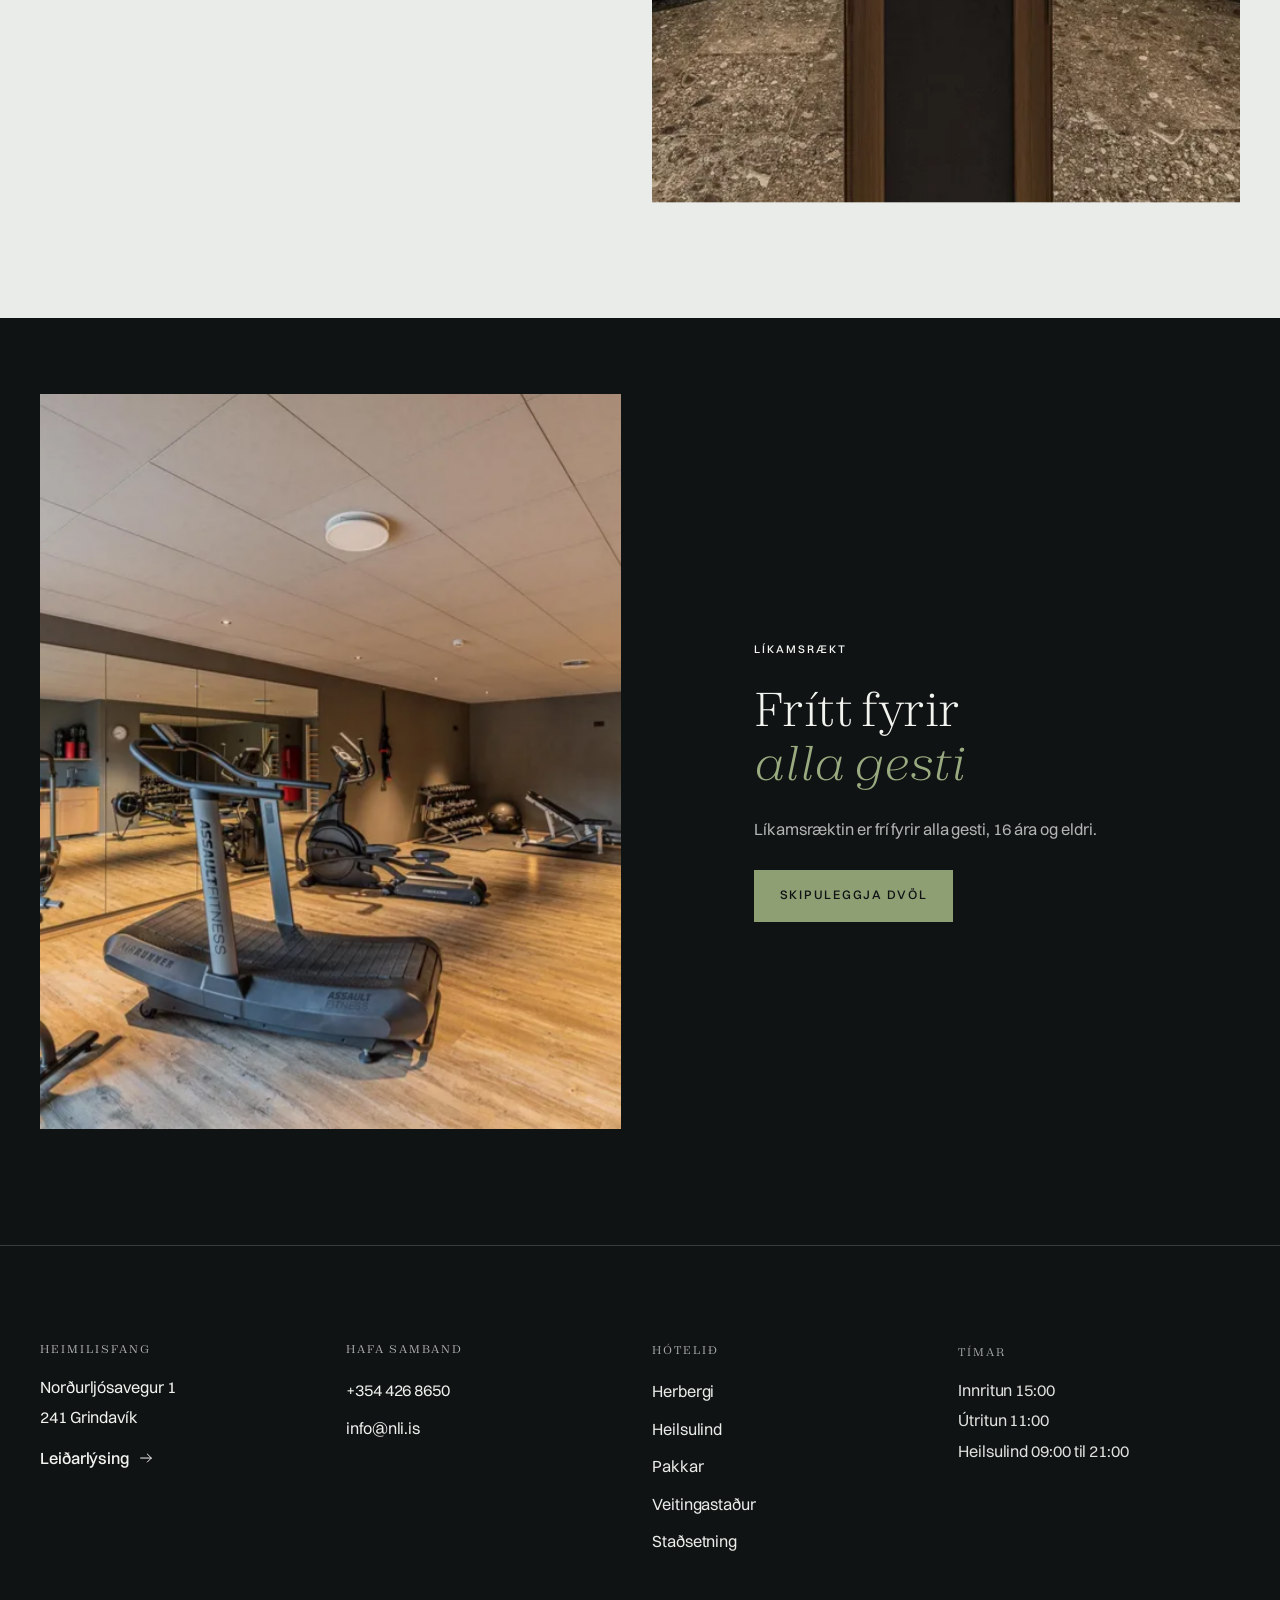
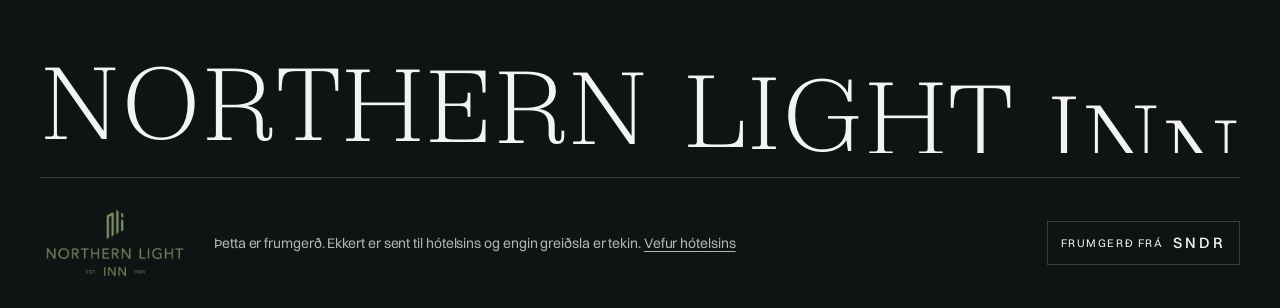
<file: is/heilsulind/index.html>
<!doctype html><html lang="is"><head><meta charset="utf-8"><meta name="viewport" content="width=device-width, initial-scale=1, viewport-fit=cover"><meta name="robots" content="noindex, nofollow"><meta name="theme-color" content="#101314"><title>Heilsulind og meðferðir | Northern Light Inn</title><meta name="description" content="Opið alla daga frá 9 til 21, fyrir hótelgesti."><script>/* focus-guard: a focus ring only for people using a keyboard.

   The bug it ends: a menu, drawer or dialog opens and its FIRST link (or the dialog's close button)
   is outlined, as if it were selected. Cause: opening code calls first.focus(), or <dialog>.showModal()
   focuses the first control by itself. When nothing was focused before, the browser decides the ring is
   wanted. Safari never focuses a button on click and a touch tap never does either, so on iPhone,
   iPad and Safari the very first tap paints the ring. Chrome with a mouse hides it, which is why it
   passes the desktop check and then reappears on Sindri's phone.

   How: remember the last input kind on <html data-input="pointer|key"> and let focus-guard.css drop the
   ring while the last input was a pointer. Keyboard users keep every ring. Load before everything else
   (inline in <head>, ~400 bytes), no dependencies. Doc: _tools/focus-guard/README.md */
(function () {
  var root = document.documentElement;
  function set(v) { if (root.getAttribute('data-input') !== v) root.setAttribute('data-input', v); }
  addEventListener('pointerdown', function () { set('pointer'); }, true);
  addEventListener('keydown', function (e) {
    if (e.key === 'Shift' || e.key === 'Control' || e.key === 'Alt' || e.key === 'Meta') return;
    set('key');
  }, true);
})();
</script><link rel="icon" type="image/png" href="../../favicon.png"><link rel="apple-touch-icon" href="../../apple-touch-icon.png"><link rel="alternate" hreflang="en" href="../../wellness/"><link rel="alternate" hreflang="is" href="../../is/heilsulind/"><link rel="preload" href="../../assets/fonts/Zodiak-Light.woff2" as="font" type="font/woff2" crossorigin><link rel="preload" href="../../assets/fonts/Switzer-Regular.woff2" as="font" type="font/woff2" crossorigin><link rel="preload" as="image" type="image/webp" imagesrcset="../../assets/img/footbath-480.webp 480w, ../../assets/img/footbath-960.webp 960w, ../../assets/img/footbath-1440.webp 1440w, ../../assets/img/footbath-2160.webp 2160w" imagesizes="100vw"><link rel="stylesheet" href="../../assets/css/base.css"><link rel="stylesheet" href="../../assets/css/site.css"><link rel="stylesheet" href="../../assets/css/stay.css"><script>window.NLI={"lang":"is","locale":"is-IS","dates":{"wd":["sun.","mán.","þri.","mið.","fim.","fös.","lau."],"wdLong":["sunnudagur","mánudagur","þriðjudagur","miðvikudagur","fimmtudagur","föstudagur","laugardagur"],"mo":["jan.","feb.","mars","apr.","maí","júní","júlí","ágúst","sept.","okt.","nóv.","des."],"moLong":["janúar","febrúar","mars","apríl","maí","júní","júlí","ágúst","september","október","nóvember","desember"],"narrow":["M","Þ","M","F","F","L","S"],"dot":"."},"t":{"step1":"Nætur","step2":"Dagar","step3":"Innborgun","s1Title":"Hvenær kemurðu?","s2Title":"Bættu við hvern dag","s3Title":"Dvölin þín","pickArrival":"Veldu komudag","to":"til","nights":"Nætur","night":"nótt","guests":"Gestir","guestsShort":"gestir","guestOne":"gestur","room":"Herbergi","roomAny":"Herbergi valið í bókunarvél","roomRate":"Verð úr bókunarvél","engineNote":"Verð og framboð herbergja koma úr bókunarvél hótelsins. Í þessari frumgerð er herbergið ekki tekið frá.","fewer":"Færri","more":"Fleiri","prevMonth":"Fyrri mánuður","nextMonth":"Næsti mánuður","arrivalDay":"Koma","departureDay":"Brottför","day":"Dagur","addTo":"Bæta við","time":"Tími","sample":"sýnishorn","taken":"upptekið","forGuests":"Fyrir hve marga?","cancel":"Hætta við","add":"Bæta við","remove":"Fjarlægja","closedShort":"Lokað","includedShort":"Innifalið","pendingNote":"{item} bætist við þegar þú hefur valið dagana.","next1":"Áfram í dagana","next2":"Yfirlit","pay":"Greiða innborgun","back":"Til baka","itemOne":"liður","itemMany":"liðir","noItems":"Engu bætt við enn","extrasTotal":"Meðferðir og aukahlutir","depositToday":"Innborgun í dag","atHotel":"Greitt á hótelinu","name":"Nafn","email":"Netfang","depositNote":"Frumgerð: engin greiðsla er tekin og ekkert er sent. Hlutfall innborgunar er dæmi.","nothingAdded":"Engum meðferðum eða aukahlutum bætt við.","doneTitle":"Þetta er frumgerð","doneBody":"Ekkert var sent til hótelsins, ekkert var vistað og engin greiðsla var tekin. Á fullbúnum vef er innborgunin tekin í þessu skrefi og hótelið fær dagskrána hér að neðan.","doneRoom":"Herbergin eru áfram í bókunarvél hótelsins.","openEngine":"Opna bókunarvélina","startOver":"Byrja upp á nýtt","close":"Loka","pickDate":"Veldu dag","tableOnly":"Borð","free":"Greitt á staðnum","title":"Dvölin þín","soldOut":"Uppselt"},"depositRate":0.2,"maxGuests":4,"bookUrl":"https://www.simplebooking.it/ibe2/hotel/5333?lang=EN&cur=ISK","rooms":[{"id":"deluxe","name":"Deluxe herbergi","max":2,"meta":"30 m² · King rúm eða tvö einbreið"},{"id":"superior","name":"Superior herbergi","max":2,"meta":"27 m² · Queen rúm eða tvö einbreið"},{"id":"double","name":"Hjónaherbergi","max":2,"meta":"22 m² · Eitt rúm, 180 cm"},{"id":"twin","name":"Tveggja rúma herbergi","max":2,"meta":"20 m² · Tvö einbreið rúm"},{"id":"triple","name":"Þriggja manna herbergi","max":3,"meta":"27 m² · Queen rúm og einbreitt rúm"},{"id":"family","name":"Fjölskylduherbergi","max":4,"meta":"30 m² · Queen rúm og tvö einbreið rúm"}],"extras":[{"id":"massage","icon":"massage","name":"Nudd","short":"Nudd","note":"","times":["10:00","11:30","14:00","15:30","17:00","18:30"],"options":[{"id":"60","label":"60 mín","price":19500},{"id":"90","label":"90 mín","price":26500}]},{"id":"reiki","icon":"spa","name":"Reiki","short":"Reiki","note":"60 mín","times":["10:00","11:30","14:00","15:30","17:00"],"options":[{"id":"reiki","label":"Reiki heilun","price":19500},{"id":"epe","label":"Reiki og EPE","price":19500}]},{"id":"recovery","icon":"clock","name":"Endurheimt","short":"Endurheimt","note":"","times":["09:30","11:00","13:00","15:00","17:00","19:00"],"options":[{"id":"compression","label":"Þrýstimeðferð, 25 mín","price":3995},{"id":"blanket","label":"Innrautt teppi, 45 mín","price":5995}]},{"id":"spa","icon":"moon","name":"Heilsulind","short":"Heilsulind","note":"Opið 09:00 til 21:00","times":[],"perPerson":true,"includedRooms":["deluxe","superior"],"options":[{"id":"day","label":"Dagsaðgangur","price":2500}]},{"id":"dinner","icon":"dinner","name":"Kvöldverður á Max's","short":"Kvöldverður","note":"Borðapöntun, greitt á staðnum","times":["17:30","18:00","18:30","19:00","19:30","20:00","20:30","21:00"],"perPerson":true,"options":[{"id":"table","label":"Borð","price":0}]},{"id":"floating","icon":"floating","name":"Aurora Floating","short":"Flot","closed":true,"closedNote":"Aurora Floating er lokað eins og er.","times":[],"options":[{"id":"60","label":"60 mín","price":7000}]}],"packages":[{"id":"dekur","name":"Dekurdvöl","nights":1,"maxGuests":2,"dates":[{"date":"2026-11-27","sold":true},{"date":"2026-11-28","sold":true},{"date":"2026-12-04","sold":true},{"date":"2026-12-05","sold":false}],"rules":[{"room":"deluxe","guests":1,"price":48700},{"room":"deluxe","price":32300,"pp":true},{"guests":1,"price":38700},{"price":27300,"pp":true}]},{"id":"prjono","name":"Prjónahelgi","nights":2,"minGuests":2,"dates":[{"date":"2027-04-16","sold":false}],"rules":[{"room":"deluxe","price":54490,"pp":true},{"guests":4,"price":39990,"pp":true},{"guests":3,"price":41990,"pp":true},{"price":46990,"pp":true}]}]}</script><script defer src="../../assets/vendor/gsap.min.js"></script><script defer src="../../assets/vendor/ScrollTrigger.min.js"></script><script defer src="../../assets/vendor/CustomEase.min.js"></script><script type="module" src="../../assets/js/main.js"></script></head><body class="page-wellness"><a class="skip-link" href="#main">Beint í efni</a><header class="site-header has-page-hero">
 <button type="button" class="menu-toggle" aria-controls="menu-panel" aria-expanded="false" aria-haspopup="dialog" aria-label="Valmynd"><span class="burger" aria-hidden="true"><i></i><i></i></span></button>
 <a class="brand" href="../../is/" aria-label="Northern Light Inn, forsíða"><img src="../../assets/logo/icon.png" width="40" height="40" alt=""><span class="brand-word" translate="no" aria-hidden="true"><i>N</i><i>o</i><i>r</i><i>t</i><i>h</i><i>e</i><i>r</i><i>n</i><i>&nbsp;</i><i>L</i><i>i</i><i>g</i><i>h</i><i>t</i><i>&nbsp;</i><i>I</i><i>n</i><i>n</i></span></a>
 <div class="header-right"><a class="lang" href="../../wellness/" lang="en" hreflang="en" aria-label="English">EN</a><button type="button" class="btn-stay" data-stay-open aria-haspopup="dialog" aria-controls="stay-dialog"><svg class="icon" viewBox="0 0 24 24" width="20" height="20" fill="none" stroke="currentColor" stroke-width="1.5" stroke-linecap="round" stroke-linejoin="round" aria-hidden="true" ><rect x="4" y="5" width="16" height="15"/><path d="M4 10h16M8 3v4M16 3v4"/></svg><span>Dvölin þín</span><b data-stay-count hidden></b></button></div>
</header>
<dialog class="menu-panel" id="menu-panel" aria-label="Valmynd" tabindex="-1">
 <div class="menu-curtain menu-curtain--lead" aria-hidden="true"></div><div class="menu-curtain" aria-hidden="true"></div>
 <div class="menu-top"><button type="button" class="menu-close" aria-label="Loka"><span class="burger" aria-hidden="true"><i></i><i></i></span></button><a class="brand" href="../../is/" aria-label="Northern Light Inn, forsíða"><img src="../../assets/logo/icon.png" width="40" height="40" alt=""><span class="brand-word" translate="no" aria-hidden="true"><i>N</i><i>o</i><i>r</i><i>t</i><i>h</i><i>e</i><i>r</i><i>n</i><i>&nbsp;</i><i>L</i><i>i</i><i>g</i><i>h</i><i>t</i><i>&nbsp;</i><i>I</i><i>n</i><i>n</i></span></a><span></span></div>
 <div class="menu-body">
  <nav aria-label="Aðalvalmynd"><a href="../../is/herbergi/" data-menu="rooms" ><span class="menu-num" aria-hidden="true">01</span><span class="menu-mask"><span class="menu-word">Herbergi</span></span></a><a href="../../is/heilsulind/" data-menu="wellness" aria-current="page"><span class="menu-num" aria-hidden="true">02</span><span class="menu-mask"><span class="menu-word">Heilsulind</span></span></a><a href="../../is/pakkar/" data-menu="packages" ><span class="menu-num" aria-hidden="true">03</span><span class="menu-mask"><span class="menu-word">Pakkar</span></span></a><a href="../../is/veitingastadur/" data-menu="restaurant" ><span class="menu-num" aria-hidden="true">04</span><span class="menu-mask"><span class="menu-word">Veitingastaður</span></span></a><a href="../../is/stadsetning/" data-menu="location" ><span class="menu-num" aria-hidden="true">05</span><span class="menu-mask"><span class="menu-word">Staðsetning</span></span></a></nav>
  <div class="menu-photo" aria-hidden="true"><div class="menu-photo-frame"><div class="menu-shot" data-shot="home"><picture><source type="image/webp" srcset="../../assets/img/exterior-480.webp 480w, ../../assets/img/exterior-960.webp 960w, ../../assets/img/exterior-1440.webp 1440w, ../../assets/img/exterior-2160.webp 2160w" sizes="(max-width:1023px) 1px, 34vw"><img src="../../assets/img/exterior-960.jpg" srcset="../../assets/img/exterior-480.jpg 480w, ../../assets/img/exterior-960.jpg 960w, ../../assets/img/exterior-1440.jpg 1440w, ../../assets/img/exterior-2160.jpg 2160w" sizes="(max-width:1023px) 1px, 34vw" width="2500" height="1667" alt="" loading="lazy"  decoding="async"></picture></div><div class="menu-shot" data-shot="rooms"><picture><source type="image/webp" srcset="../../assets/img/deluxe-480.webp 480w, ../../assets/img/deluxe-960.webp 960w, ../../assets/img/deluxe-1440.webp 1440w, ../../assets/img/deluxe-2160.webp 2160w" sizes="(max-width:1023px) 1px, 34vw"><img src="../../assets/img/deluxe-960.jpg" srcset="../../assets/img/deluxe-480.jpg 480w, ../../assets/img/deluxe-960.jpg 960w, ../../assets/img/deluxe-1440.jpg 1440w, ../../assets/img/deluxe-2160.jpg 2160w" sizes="(max-width:1023px) 1px, 34vw" width="2500" height="1667" alt="" loading="lazy"  decoding="async"></picture></div><div class="menu-shot is-on" data-shot="wellness"><picture><source type="image/webp" srcset="../../assets/img/sauna-480.webp 480w, ../../assets/img/sauna-960.webp 960w, ../../assets/img/sauna-1440.webp 1440w, ../../assets/img/sauna-2160.webp 2160w" sizes="(max-width:1023px) 1px, 34vw"><img src="../../assets/img/sauna-960.jpg" srcset="../../assets/img/sauna-480.jpg 480w, ../../assets/img/sauna-960.jpg 960w, ../../assets/img/sauna-1440.jpg 1440w, ../../assets/img/sauna-2160.jpg 2160w" sizes="(max-width:1023px) 1px, 34vw" width="2500" height="1667" alt="" loading="lazy"  decoding="async"></picture></div><div class="menu-shot" data-shot="packages"><picture><source type="image/webp" srcset="../../assets/img/xmas-480.webp 480w, ../../assets/img/xmas-960.webp 960w, ../../assets/img/xmas-1440.webp 1440w, ../../assets/img/xmas-2160.webp 2160w" sizes="(max-width:1023px) 1px, 34vw"><img src="../../assets/img/xmas-960.jpg" srcset="../../assets/img/xmas-480.jpg 480w, ../../assets/img/xmas-960.jpg 960w, ../../assets/img/xmas-1440.jpg 1440w, ../../assets/img/xmas-2160.jpg 2160w" sizes="(max-width:1023px) 1px, 34vw" width="2500" height="1664" alt="" loading="lazy"  decoding="async"></picture></div><div class="menu-shot" data-shot="restaurant"><picture><source type="image/webp" srcset="../../assets/img/restaurant-480.webp 480w, ../../assets/img/restaurant-960.webp 960w, ../../assets/img/restaurant-1440.webp 1440w, ../../assets/img/restaurant-2160.webp 2160w" sizes="(max-width:1023px) 1px, 34vw"><img src="../../assets/img/restaurant-960.jpg" srcset="../../assets/img/restaurant-480.jpg 480w, ../../assets/img/restaurant-960.jpg 960w, ../../assets/img/restaurant-1440.jpg 1440w, ../../assets/img/restaurant-2160.jpg 2160w" sizes="(max-width:1023px) 1px, 34vw" width="2500" height="1668" alt="" loading="lazy"  decoding="async"></picture></div><div class="menu-shot" data-shot="location"><picture><source type="image/webp" srcset="../../assets/img/moss-480.webp 480w, ../../assets/img/moss-960.webp 960w, ../../assets/img/moss-1440.webp 1440w, ../../assets/img/moss-2160.webp 2160w" sizes="(max-width:1023px) 1px, 34vw"><img src="../../assets/img/moss-960.jpg" srcset="../../assets/img/moss-480.jpg 480w, ../../assets/img/moss-960.jpg 960w, ../../assets/img/moss-1440.jpg 1440w, ../../assets/img/moss-2160.jpg 2160w" sizes="(max-width:1023px) 1px, 34vw" width="2500" height="1667" alt="" loading="lazy"  decoding="async"></picture></div></div></div>
 </div>
 <div class="menu-foot"><p class="small">Norðurljósavegur 1 · 241 Grindavík</p><a href="tel:+3544268650">+354 426 8650</a><a href="mailto:info@nli.is">info@nli.is</a><a class="lang" href="../../wellness/" lang="en" hreflang="en" aria-label="English">EN</a></div>
</dialog><main id="main"><section class="page-hero" aria-labelledby="page-title"><div class="page-hero-drift"><div class="page-hero-photo"><picture><source type="image/webp" srcset="../../assets/img/footbath-480.webp 480w, ../../assets/img/footbath-960.webp 960w, ../../assets/img/footbath-1440.webp 1440w, ../../assets/img/footbath-2160.webp 2160w" sizes="100vw"><img src="../../assets/img/footbath-960.jpg" srcset="../../assets/img/footbath-480.jpg 480w, ../../assets/img/footbath-960.jpg 960w, ../../assets/img/footbath-1440.jpg 1440w, ../../assets/img/footbath-2160.jpg 2160w" sizes="100vw" width="2500" height="1667" alt="Fótabaðið með fjörusteinum í heilsulindinni" loading="eager" fetchpriority="high" decoding="async"></picture></div></div><div class="page-hero-shade"></div><div class="wrap page-hero-copy"><p class="eyebrow">Heilsulind</p><h1 id="page-title"><span class="line"><span>Þrjár gufur</span></span><span class="line"><em>og tími fyrir þig</em></span></h1><p class="lede">Opið alla daga frá 9 til 21, fyrir hótelgesti.</p></div></section>
<section class="on-steam pad"><div class="wrap split">
 <div class="collage" data-sweep><div class="collage-large" data-drift="-3,3"><div class="photo-frame "><picture><source type="image/webp" srcset="../../assets/img/sauna-480.webp 480w, ../../assets/img/sauna-960.webp 960w, ../../assets/img/sauna-1440.webp 1440w, ../../assets/img/sauna-2160.webp 2160w" sizes="(max-width:767px) 90vw, 47vw"><img src="../../assets/img/sauna-960.jpg" srcset="../../assets/img/sauna-480.jpg 480w, ../../assets/img/sauna-960.jpg 960w, ../../assets/img/sauna-1440.jpg 1440w, ../../assets/img/sauna-2160.jpg 2160w" sizes="(max-width:767px) 90vw, 47vw" width="2500" height="1667" alt="Þurrgufan og innrauða gufan" loading="lazy"  decoding="async"></picture></div></div><div class="collage-small" data-drift="8,-8"><div class="photo-frame "><picture><source type="image/webp" srcset="../../assets/img/tranquil-480.webp 480w, ../../assets/img/tranquil-960.webp 960w, ../../assets/img/tranquil-1440.webp 1440w, ../../assets/img/tranquil-2160.webp 2160w" sizes="(max-width:767px) 56vw, 26vw"><img src="../../assets/img/tranquil-960.jpg" srcset="../../assets/img/tranquil-480.jpg 480w, ../../assets/img/tranquil-960.jpg 960w, ../../assets/img/tranquil-1440.jpg 1440w, ../../assets/img/tranquil-2160.jpg 2160w" sizes="(max-width:767px) 56vw, 26vw" width="2500" height="1667" alt="Hvíldarrýmið" loading="lazy"  decoding="async"></picture></div></div></div>
 <div class="split-copy"><div class="reveal "><div data-rise><p class="eyebrow">Heilsulindin</p></div></div><h2 data-heading ><span class="line"><span>Þurrgufa, innrauð</span></span><span class="line"><em>og blautgufa</em></span></h2><div class="reveal "><div data-rise><p>Þrjár sérsmíðaðar gufur, róleg hvíldarrými, fjörusteinar til að ganga á og heitar og kaldar sturtur. Handklæði og L'Occitane sjampó og sápur eru innifalin.</p></div></div><ul class="rows " data-rows><li class="row"><span class="row-rule" aria-hidden="true"></span><span class="row-name">Opið</span><span class="row-text">Alla daga 09:00 til 21:00</span></li><li class="row"><span class="row-rule" aria-hidden="true"></span><span class="row-name">Aðgangur</span><span class="row-text">2.500 kr. á mann á dag, aðeins fyrir hótelgesti</span></li><li class="row"><span class="row-rule" aria-hidden="true"></span><span class="row-name">Innifalið</span><span class="row-text">Með Deluxe og Superior herbergjum</span></li><li class="row"><span class="row-rule" aria-hidden="true"></span><span class="row-name">Aldur</span><span class="row-text">Fullorðnir gestir, 16 ára og eldri</span></li><li class="row"><span class="row-rule" aria-hidden="true"></span><span class="row-name">Taktu með</span><span class="row-text">Sundföt. Farið er í sturtu áður en gengið er inn.</span></li></ul><div class="reveal "><div data-rise><div class="actions"><button type="button" class="btn-add " data-stay-open aria-haspopup="dialog" aria-controls="stay-dialog" data-stay-add="spa"><svg class="icon" viewBox="0 0 24 24" width="20" height="20" fill="none" stroke="currentColor" stroke-width="1.5" stroke-linecap="round" stroke-linejoin="round" aria-hidden="true" ><path d="M12 5v14M5 12h14"/></svg><span>Bæta heilsulind við dvölina</span></button></div></div></div></div>
</div></section>
<section class="pad treatments" id="treatments"><div class="wrap included-grid">
 <div class="section-head"><div class="reveal "><div data-rise><p class="eyebrow">Meðferðir</p></div></div><h2 data-heading ><span class="line"><span>Veldu meðferð</span></span><span class="line"><em>og tíma</em></span></h2><div class="reveal "><div data-rise><p class="muted">Meðferðir eru greiddar sér, óháð aðgangi að heilsulindinni.</p></div></div><div class="head-photo" data-sweep><div class="photo-frame "><picture><source type="image/webp" srcset="../../assets/img/massageroom-480.webp 480w, ../../assets/img/massageroom-960.webp 960w, ../../assets/img/massageroom-1440.webp 1440w, ../../assets/img/massageroom-2160.webp 2160w" sizes="(max-width:767px) 90vw, 36vw"><img src="../../assets/img/massageroom-960.jpg" srcset="../../assets/img/massageroom-480.jpg 480w, ../../assets/img/massageroom-960.jpg 960w, ../../assets/img/massageroom-1440.jpg 1440w, ../../assets/img/massageroom-2160.jpg 2160w" sizes="(max-width:767px) 90vw, 36vw" width="2500" height="1666" alt="Nuddherbergið við hlið gufubaðanna" loading="lazy"  decoding="async"></picture></div></div></div>
 <ul class="rows rows--big rows--treat" data-rows><li class="row"><span class="row-rule" aria-hidden="true"></span><span class="row-title">Nudd<small class="muted">60 mínútur</small></span><b class="row-price">19.500 kr.</b><button type="button" class="btn-add btn-add--row" data-stay-open aria-haspopup="dialog" aria-controls="stay-dialog" data-stay-add="massage:60"><svg class="icon" viewBox="0 0 24 24" width="20" height="20" fill="none" stroke="currentColor" stroke-width="1.5" stroke-linecap="round" stroke-linejoin="round" aria-hidden="true" ><path d="M12 5v14M5 12h14"/></svg><span>Bæta við</span></button></li><li class="row"><span class="row-rule" aria-hidden="true"></span><span class="row-title">Nudd<small class="muted">90 mínútur</small></span><b class="row-price">26.500 kr.</b><button type="button" class="btn-add btn-add--row" data-stay-open aria-haspopup="dialog" aria-controls="stay-dialog" data-stay-add="massage:90"><svg class="icon" viewBox="0 0 24 24" width="20" height="20" fill="none" stroke="currentColor" stroke-width="1.5" stroke-linecap="round" stroke-linejoin="round" aria-hidden="true" ><path d="M12 5v14M5 12h14"/></svg><span>Bæta við</span></button></li><li class="row"><span class="row-rule" aria-hidden="true"></span><span class="row-title">Reiki heilun<small class="muted">60 mínútur</small></span><b class="row-price">19.500 kr.</b><button type="button" class="btn-add btn-add--row" data-stay-open aria-haspopup="dialog" aria-controls="stay-dialog" data-stay-add="reiki:reiki"><svg class="icon" viewBox="0 0 24 24" width="20" height="20" fill="none" stroke="currentColor" stroke-width="1.5" stroke-linecap="round" stroke-linejoin="round" aria-hidden="true" ><path d="M12 5v14M5 12h14"/></svg><span>Bæta við</span></button></li><li class="row"><span class="row-rule" aria-hidden="true"></span><span class="row-title">Reiki heilun og EPE<small class="muted">Energy Point Equalization, 60 mínútur</small></span><b class="row-price">19.500 kr.</b><button type="button" class="btn-add btn-add--row" data-stay-open aria-haspopup="dialog" aria-controls="stay-dialog" data-stay-add="reiki:epe"><svg class="icon" viewBox="0 0 24 24" width="20" height="20" fill="none" stroke="currentColor" stroke-width="1.5" stroke-linecap="round" stroke-linejoin="round" aria-hidden="true" ><path d="M12 5v14M5 12h14"/></svg><span>Bæta við</span></button></li><li class="row"><span class="row-rule" aria-hidden="true"></span><span class="row-title">Þrýstimeðferð<small class="muted">Fætur, mjaðmir eða handleggir, 25 mínútur</small></span><b class="row-price">3.995 kr.</b><button type="button" class="btn-add btn-add--row" data-stay-open aria-haspopup="dialog" aria-controls="stay-dialog" data-stay-add="recovery:compression"><svg class="icon" viewBox="0 0 24 24" width="20" height="20" fill="none" stroke="currentColor" stroke-width="1.5" stroke-linecap="round" stroke-linejoin="round" aria-hidden="true" ><path d="M12 5v14M5 12h14"/></svg><span>Bæta við</span></button></li><li class="row"><span class="row-rule" aria-hidden="true"></span><span class="row-title">Innrautt gufuteppi<small class="muted">45 mínútna tími</small></span><b class="row-price">5.995 kr.</b><button type="button" class="btn-add btn-add--row" data-stay-open aria-haspopup="dialog" aria-controls="stay-dialog" data-stay-add="recovery:blanket"><svg class="icon" viewBox="0 0 24 24" width="20" height="20" fill="none" stroke="currentColor" stroke-width="1.5" stroke-linecap="round" stroke-linejoin="round" aria-hidden="true" ><path d="M12 5v14M5 12h14"/></svg><span>Bæta við</span></button></li></ul>
</div></section>
<section class="on-steam pad"><div class="wrap split split--flip">
 <div class="split-copy"><div class="reveal "><div data-rise><p class="eyebrow">Aurora Floating</p></div></div><h2 data-heading ><span class="line"><span>Tveir flottankar,</span></span><span class="line"><em>lokaðir eins og er</em></span></h2><div class="reveal "><div data-rise><p>Aurora Floating er lokað eins og er. Þegar opið er tekur flotið eina klukkustund og kostar 7.000 kr., með einkasturtu, handklæðum og L'Occitane vörum.</p></div></div><div class="reveal "><div data-rise><p class="state-closed"><svg class="icon" viewBox="0 0 24 24" width="20" height="20" fill="none" stroke="currentColor" stroke-width="1.5" stroke-linecap="round" stroke-linejoin="round" aria-hidden="true" ><path d="M6 6l12 12M18 6L6 18"/></svg>Lokað eins og er</p></div></div></div>
 <div class="split-media" data-sweep><div data-drift="-3,3"><div class="photo-frame "><picture><source type="image/webp" srcset="../../assets/img/pods-480.webp 480w, ../../assets/img/pods-960.webp 960w, ../../assets/img/pods-1440.webp 1440w, ../../assets/img/pods-2160.webp 2160w" sizes="(max-width:767px) 90vw, 47vw"><img src="../../assets/img/pods-960.jpg" srcset="../../assets/img/pods-480.jpg 480w, ../../assets/img/pods-960.jpg 960w, ../../assets/img/pods-1440.jpg 1440w, ../../assets/img/pods-2160.jpg 2160w" sizes="(max-width:767px) 90vw, 47vw" width="2500" height="1667" alt="Flottankarnir tveir í Aurora Floating" loading="lazy"  decoding="async"></picture></div></div></div>
</div></section>
<section class="pad"><div class="wrap split">
 <div class="split-media" data-sweep><div data-drift="-3,3"><div class="photo-frame "><picture><source type="image/webp" srcset="../../assets/img/fitness-480.webp 480w, ../../assets/img/fitness-960.webp 960w, ../../assets/img/fitness-1440.webp 1440w, ../../assets/img/fitness-2160.webp 2160w" sizes="(max-width:767px) 90vw, 47vw"><img src="../../assets/img/fitness-960.jpg" srcset="../../assets/img/fitness-480.jpg 480w, ../../assets/img/fitness-960.jpg 960w, ../../assets/img/fitness-1440.jpg 1440w, ../../assets/img/fitness-2160.jpg 2160w" sizes="(max-width:767px) 90vw, 47vw" width="2500" height="1667" alt="Líkamsræktin" loading="lazy"  decoding="async"></picture></div></div></div>
 <div class="split-copy"><div class="reveal "><div data-rise><p class="eyebrow">Líkamsrækt</p></div></div><h2 data-heading ><span class="line"><span>Frítt fyrir</span></span><span class="line"><em>alla gesti</em></span></h2><div class="reveal "><div data-rise><p class="muted">Líkamsræktin er frí fyrir alla gesti, 16 ára og eldri.</p></div></div><div class="reveal "><div data-rise><div class="actions"><button type="button" class="btn-primary btn-primary--accent" data-stay-open aria-haspopup="dialog" aria-controls="stay-dialog" aria-label="Skipuleggja dvöl"><span class="btn-label" aria-hidden="true"><span class="btn-letter" style="--i:0" data-char="S">S</span><span class="btn-letter" style="--i:1" data-char="k">k</span><span class="btn-letter" style="--i:2" data-char="i">i</span><span class="btn-letter" style="--i:3" data-char="p">p</span><span class="btn-letter" style="--i:4" data-char="u">u</span><span class="btn-letter" style="--i:5" data-char="l">l</span><span class="btn-letter" style="--i:6" data-char="e">e</span><span class="btn-letter" style="--i:7" data-char="g">g</span><span class="btn-letter" style="--i:8" data-char="g">g</span><span class="btn-letter" style="--i:9" data-char="j">j</span><span class="btn-letter" style="--i:10" data-char="a">a</span><span class="btn-letter" style="--i:11" data-char=" "> </span><span class="btn-letter" style="--i:12" data-char="d">d</span><span class="btn-letter" style="--i:13" data-char="v">v</span><span class="btn-letter" style="--i:14" data-char="ö">ö</span><span class="btn-letter" style="--i:15" data-char="l">l</span></span></button></div></div></div></div>
</div></section></main><footer class="site-footer"><div class="wrap">
 <div class="footer-columns" data-cards>
  <div class="footer-column"><h2 class="eyebrow">Heimilisfang</h2><p>Norðurljósavegur 1</p><p>241 Grindavík</p><a class="btn-text" href="https://www.google.com/maps/search/?api=1&amp;query=Northern+Light+Inn+Grindavik" target="_blank" rel="noopener">Leiðarlýsing<svg class="icon" viewBox="0 0 24 24" width="20" height="20" fill="none" stroke="currentColor" stroke-width="1.5" stroke-linecap="round" stroke-linejoin="round" aria-hidden="true" ><path d="M4 12h16M14 6l6 6-6 6"/></svg></a></div>
  <div class="footer-column"><h2 class="eyebrow">Hafa samband</h2><a href="tel:+3544268650">+354 426 8650</a><a href="mailto:info@nli.is">info@nli.is</a></div>
  <nav class="footer-column" aria-label="Hótelið"><h2 class="eyebrow">Hótelið</h2><a href="../../is/herbergi/">Herbergi</a><a href="../../is/heilsulind/">Heilsulind</a><a href="../../is/pakkar/">Pakkar</a><a href="../../is/veitingastadur/">Veitingastaður</a><a href="../../is/stadsetning/">Staðsetning</a></nav>
  <div class="footer-column"><h2 class="eyebrow">Tímar</h2><p>Innritun 15:00</p><p>Útritun 11:00</p><p>Heilsulind 09:00 til 21:00</p></div>
 </div>
 <div class="footer-wordmark" role="img" aria-label="Northern Light Inn"><span class="fit-line fit-wide" aria-hidden="true"><span>N</span><span>O</span><span>R</span><span>T</span><span>H</span><span>E</span><span>R</span><span>N</span><span class="sp">&nbsp;</span><span>L</span><span>I</span><span>G</span><span>H</span><span>T</span><span class="sp">&nbsp;</span><span>I</span><span>N</span><span>N</span></span><span class="fit-line fit-narrow" aria-hidden="true"><span>N</span><span>O</span><span>R</span><span>T</span><span>H</span><span>E</span><span>R</span><span>N</span></span><span class="fit-line fit-narrow" aria-hidden="true"><span>L</span><span>I</span><span>G</span><span>H</span><span>T</span><span class="sp">&nbsp;</span><span>I</span><span>N</span><span>N</span></span></div>
 <div class="footer-legal small"><img class="footer-logo" src="../../assets/logo/full.png" width="720" height="393" alt="Northern Light Inn, est. 1983" loading="lazy"><p class="proto-note">Þetta er frumgerð. Ekkert er sent til hótelsins og engin greiðsla er tekin. <a class="plain-link" href="https://www.nli.is" target="_blank" rel="noopener">Vefur hótelsins</a></p><a class="sndr-badge" href="https://sndrstudio.is" target="_blank" rel="noopener" aria-label="Frumgerð frá SNDR Studio"><span>Frumgerð frá</span><b>SNDR</b></a></div>
</div></footer><dialog class="stay-dialog" id="stay-dialog" aria-labelledby="stay-title" tabindex="-1">
 <div class="sheet-backdrop" aria-hidden="true"></div>
 <div class="stay-sheet on-steam" tabindex="-1" data-lenis-prevent>
  <div class="stay-top"><p class="eyebrow">Dvölin þín</p><ol class="stay-steps"></ol><button type="button" class="stay-close icon-btn" aria-label="Loka"><svg class="icon" viewBox="0 0 24 24" width="20" height="20" fill="none" stroke="currentColor" stroke-width="1.5" stroke-linecap="round" stroke-linejoin="round" aria-hidden="true" ><path d="M6 6l12 12M18 6L6 18"/></svg></button></div>
  <div class="stay-body"></div>
  <div class="stay-foot"></div>
 </div>
</dialog></body></html>
</file>
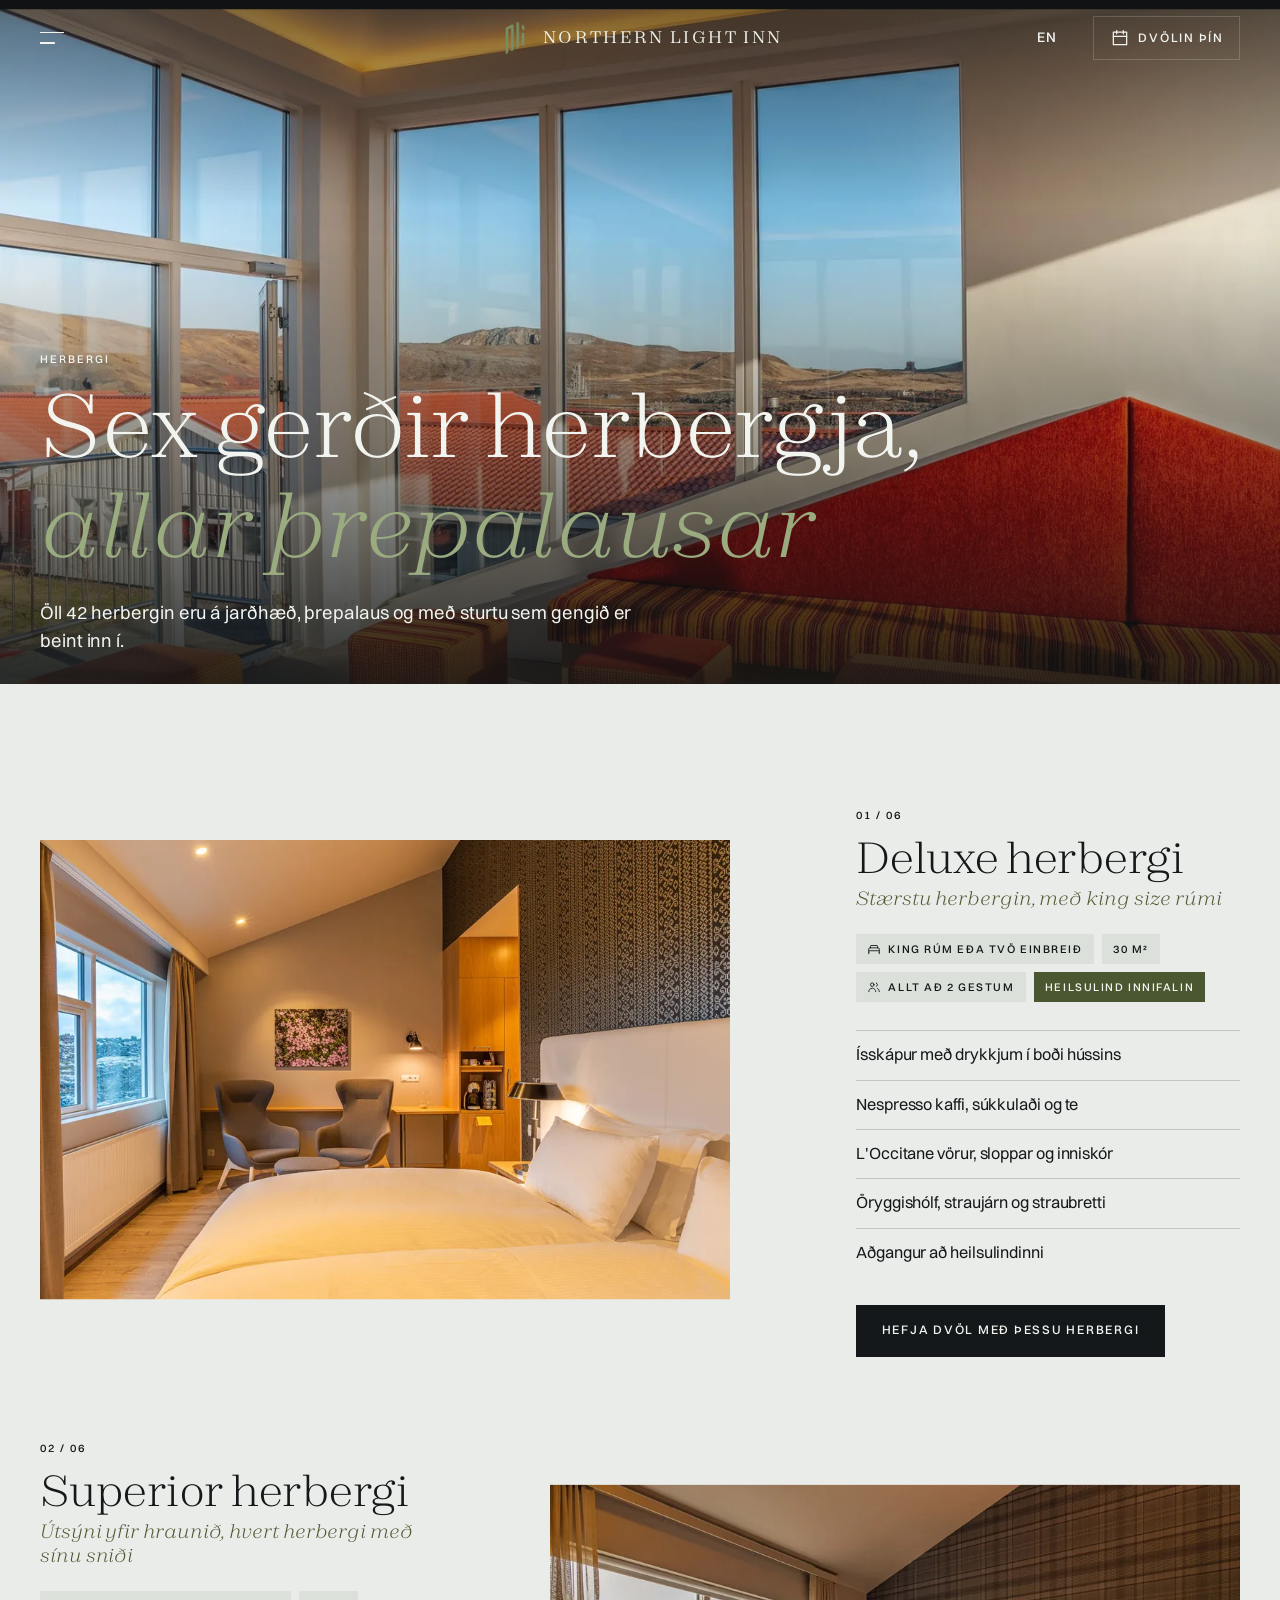
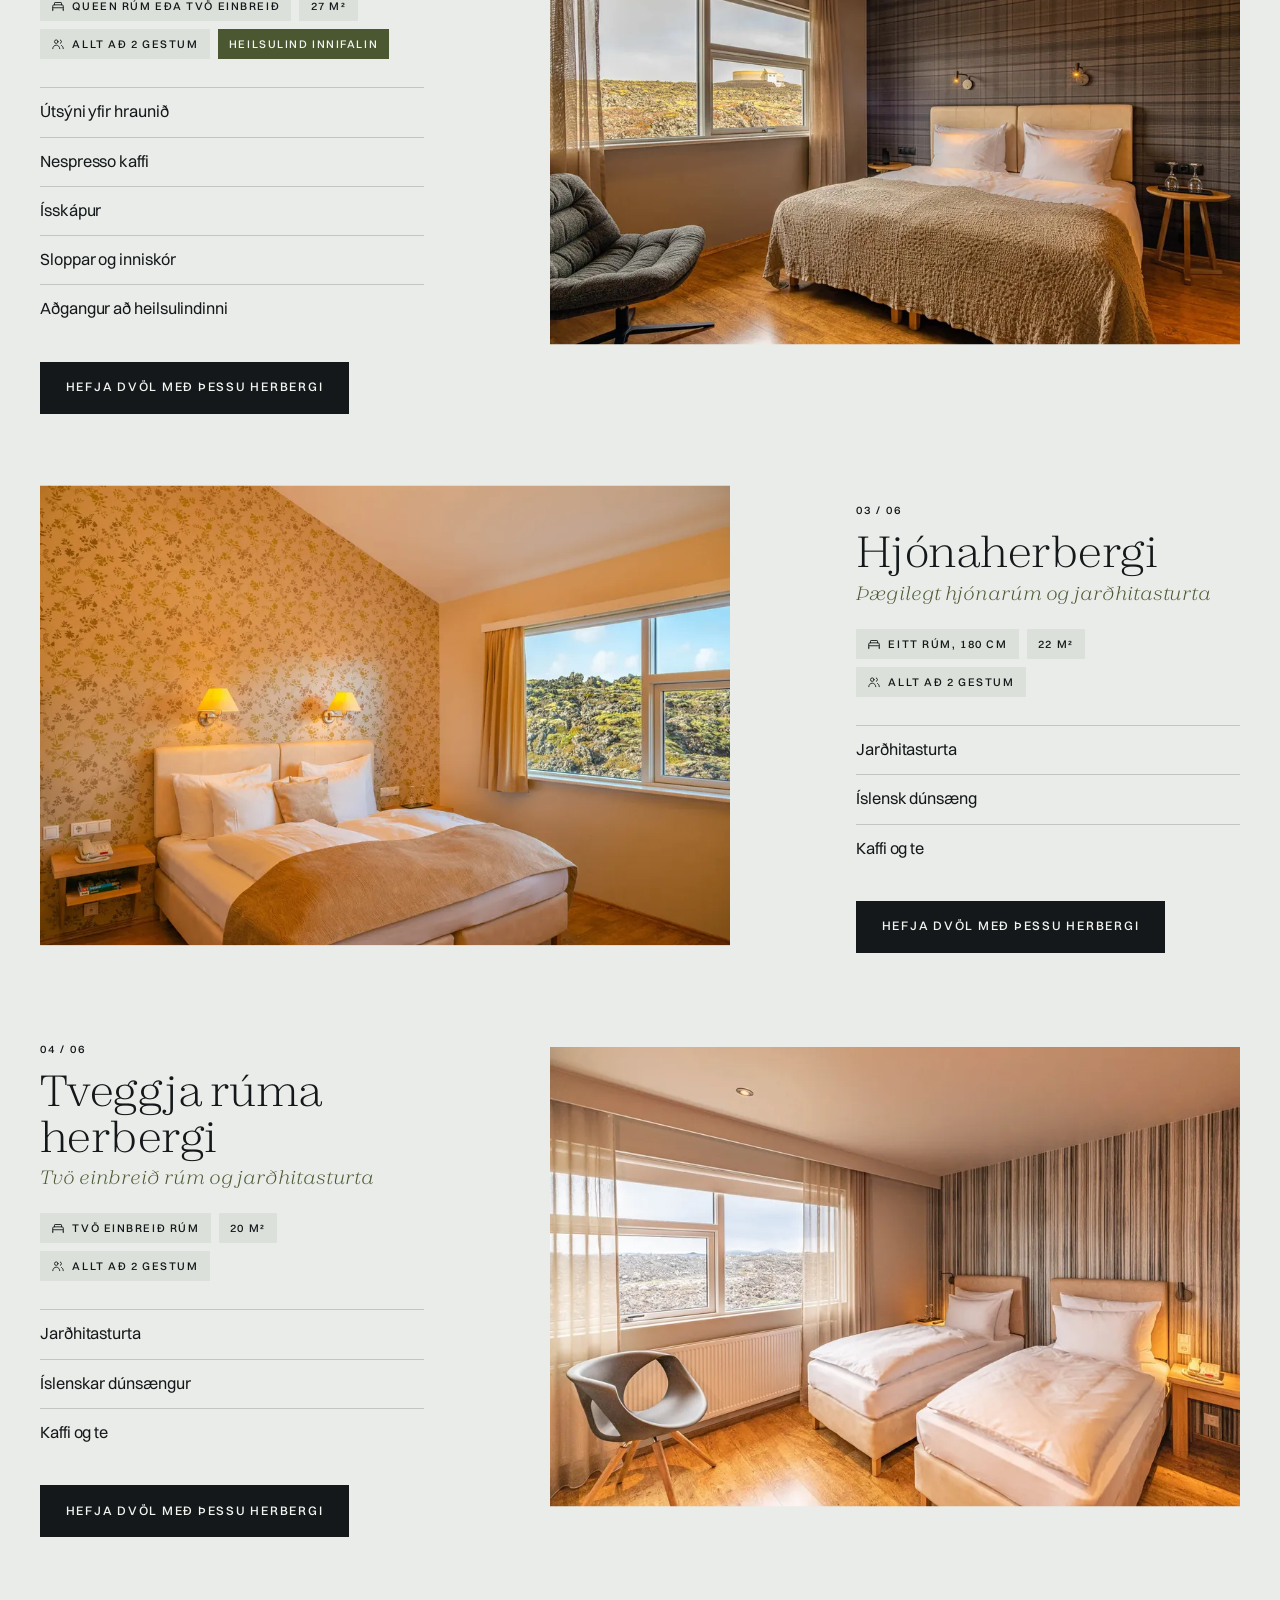
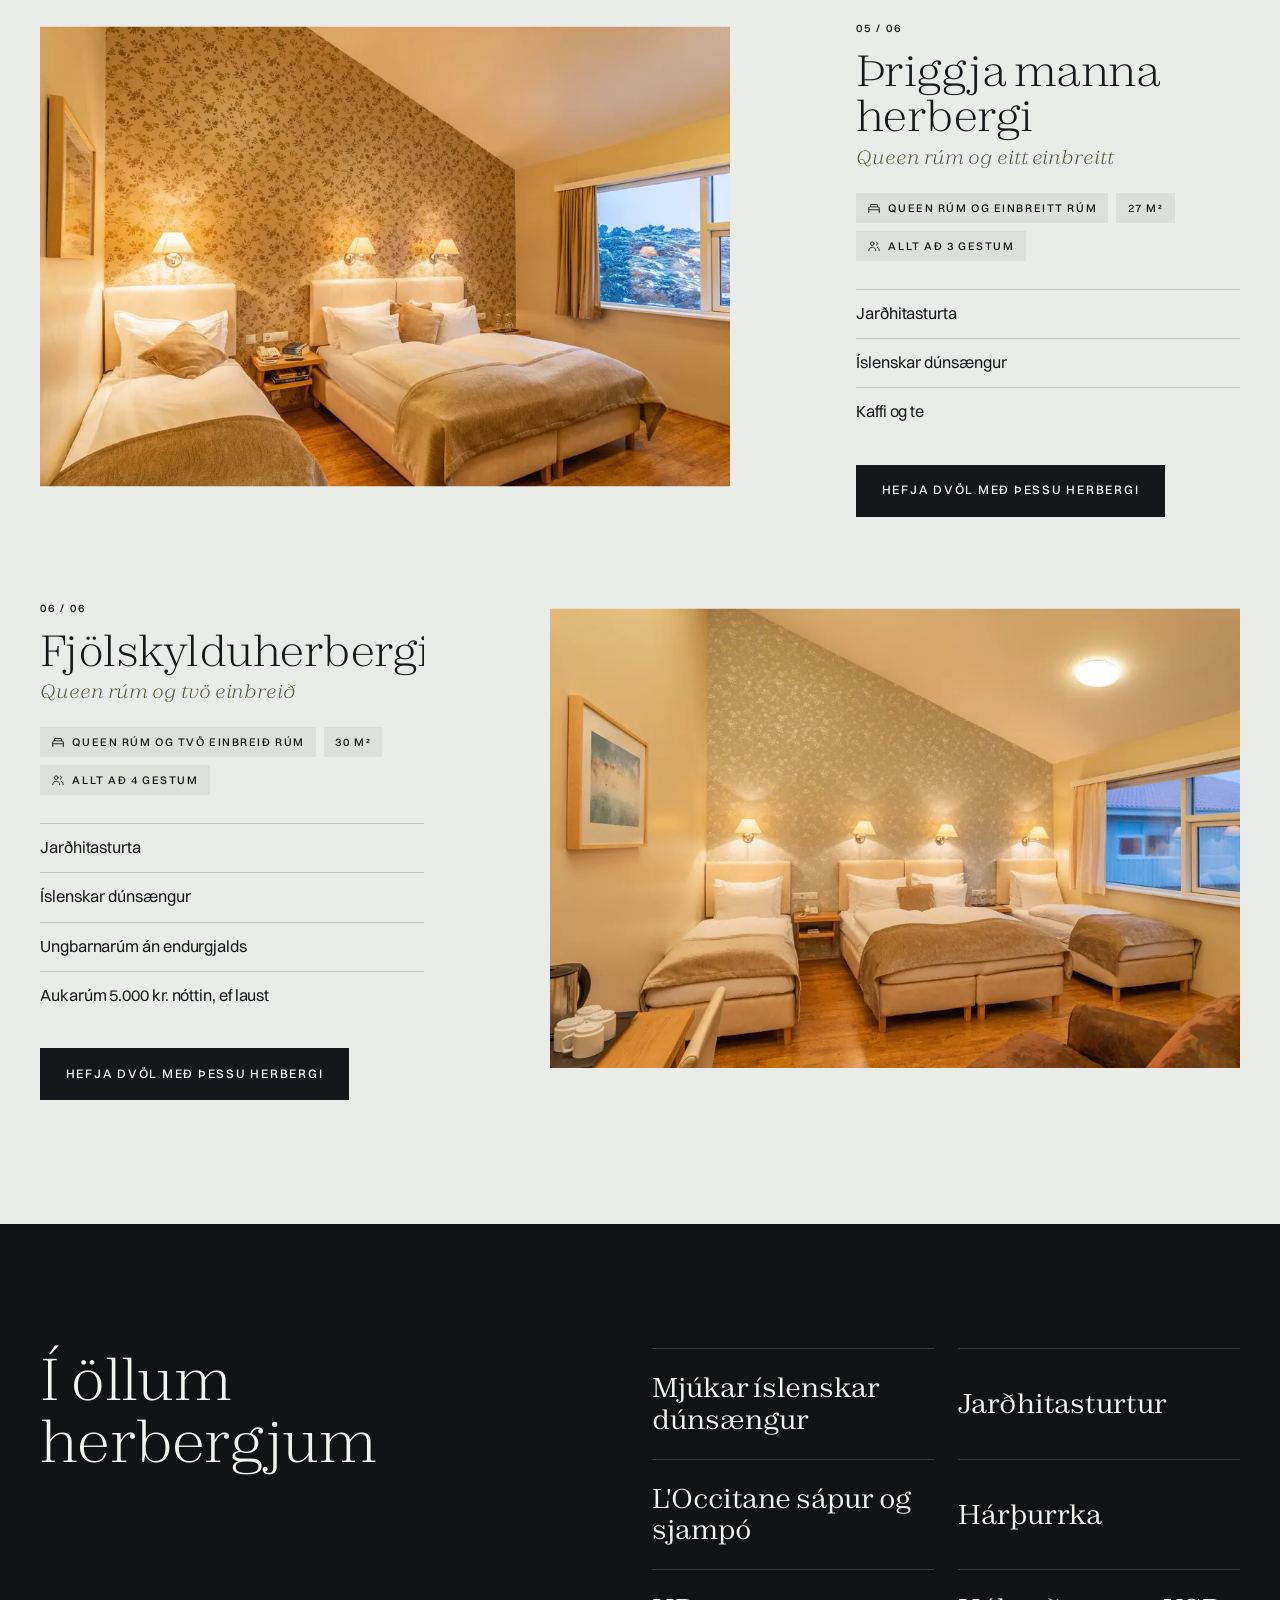
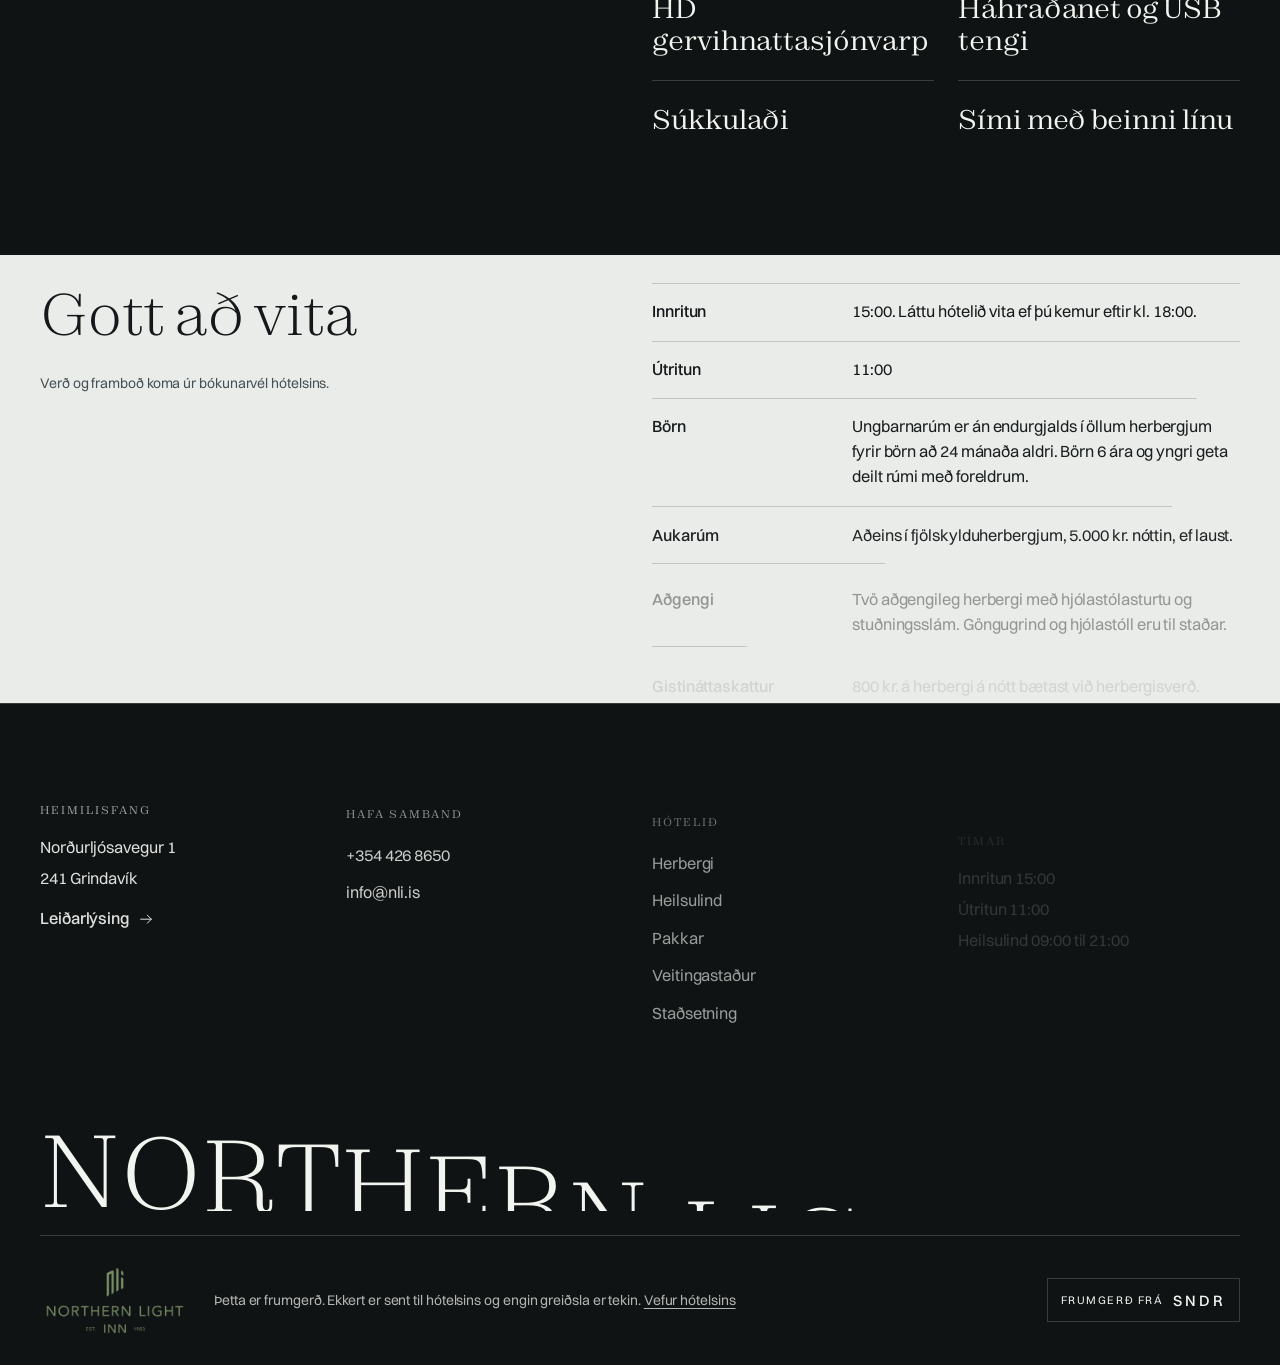
<file: is/herbergi/index.html>
<!doctype html><html lang="is"><head><meta charset="utf-8"><meta name="viewport" content="width=device-width, initial-scale=1, viewport-fit=cover"><meta name="robots" content="noindex, nofollow"><meta name="theme-color" content="#101314"><title>Herbergi | Northern Light Inn</title><meta name="description" content="Öll 42 herbergin eru á jarðhæð, þrepalaus og með sturtu sem gengið er beint inn í."><script>/* focus-guard: a focus ring only for people using a keyboard.

   The bug it ends: a menu, drawer or dialog opens and its FIRST link (or the dialog's close button)
   is outlined, as if it were selected. Cause: opening code calls first.focus(), or <dialog>.showModal()
   focuses the first control by itself. When nothing was focused before, the browser decides the ring is
   wanted. Safari never focuses a button on click and a touch tap never does either, so on iPhone,
   iPad and Safari the very first tap paints the ring. Chrome with a mouse hides it, which is why it
   passes the desktop check and then reappears on Sindri's phone.

   How: remember the last input kind on <html data-input="pointer|key"> and let focus-guard.css drop the
   ring while the last input was a pointer. Keyboard users keep every ring. Load before everything else
   (inline in <head>, ~400 bytes), no dependencies. Doc: _tools/focus-guard/README.md */
(function () {
  var root = document.documentElement;
  function set(v) { if (root.getAttribute('data-input') !== v) root.setAttribute('data-input', v); }
  addEventListener('pointerdown', function () { set('pointer'); }, true);
  addEventListener('keydown', function (e) {
    if (e.key === 'Shift' || e.key === 'Control' || e.key === 'Alt' || e.key === 'Meta') return;
    set('key');
  }, true);
})();
</script><link rel="icon" type="image/png" href="../../favicon.png"><link rel="apple-touch-icon" href="../../apple-touch-icon.png"><link rel="alternate" hreflang="en" href="../../rooms/"><link rel="alternate" hreflang="is" href="../../is/herbergi/"><link rel="preload" href="../../assets/fonts/Zodiak-Light.woff2" as="font" type="font/woff2" crossorigin><link rel="preload" href="../../assets/fonts/Switzer-Regular.woff2" as="font" type="font/woff2" crossorigin><link rel="preload" as="image" type="image/webp" imagesrcset="../../assets/img/window-480.webp 480w, ../../assets/img/window-960.webp 960w, ../../assets/img/window-1440.webp 1440w, ../../assets/img/window-2160.webp 2160w" imagesizes="100vw"><link rel="stylesheet" href="../../assets/css/base.css"><link rel="stylesheet" href="../../assets/css/site.css"><link rel="stylesheet" href="../../assets/css/stay.css"><script>window.NLI={"lang":"is","locale":"is-IS","dates":{"wd":["sun.","mán.","þri.","mið.","fim.","fös.","lau."],"wdLong":["sunnudagur","mánudagur","þriðjudagur","miðvikudagur","fimmtudagur","föstudagur","laugardagur"],"mo":["jan.","feb.","mars","apr.","maí","júní","júlí","ágúst","sept.","okt.","nóv.","des."],"moLong":["janúar","febrúar","mars","apríl","maí","júní","júlí","ágúst","september","október","nóvember","desember"],"narrow":["M","Þ","M","F","F","L","S"],"dot":"."},"t":{"step1":"Nætur","step2":"Dagar","step3":"Innborgun","s1Title":"Hvenær kemurðu?","s2Title":"Bættu við hvern dag","s3Title":"Dvölin þín","pickArrival":"Veldu komudag","to":"til","nights":"Nætur","night":"nótt","guests":"Gestir","guestsShort":"gestir","guestOne":"gestur","room":"Herbergi","roomAny":"Herbergi valið í bókunarvél","roomRate":"Verð úr bókunarvél","engineNote":"Verð og framboð herbergja koma úr bókunarvél hótelsins. Í þessari frumgerð er herbergið ekki tekið frá.","fewer":"Færri","more":"Fleiri","prevMonth":"Fyrri mánuður","nextMonth":"Næsti mánuður","arrivalDay":"Koma","departureDay":"Brottför","day":"Dagur","addTo":"Bæta við","time":"Tími","sample":"sýnishorn","taken":"upptekið","forGuests":"Fyrir hve marga?","cancel":"Hætta við","add":"Bæta við","remove":"Fjarlægja","closedShort":"Lokað","includedShort":"Innifalið","pendingNote":"{item} bætist við þegar þú hefur valið dagana.","next1":"Áfram í dagana","next2":"Yfirlit","pay":"Greiða innborgun","back":"Til baka","itemOne":"liður","itemMany":"liðir","noItems":"Engu bætt við enn","extrasTotal":"Meðferðir og aukahlutir","depositToday":"Innborgun í dag","atHotel":"Greitt á hótelinu","name":"Nafn","email":"Netfang","depositNote":"Frumgerð: engin greiðsla er tekin og ekkert er sent. Hlutfall innborgunar er dæmi.","nothingAdded":"Engum meðferðum eða aukahlutum bætt við.","doneTitle":"Þetta er frumgerð","doneBody":"Ekkert var sent til hótelsins, ekkert var vistað og engin greiðsla var tekin. Á fullbúnum vef er innborgunin tekin í þessu skrefi og hótelið fær dagskrána hér að neðan.","doneRoom":"Herbergin eru áfram í bókunarvél hótelsins.","openEngine":"Opna bókunarvélina","startOver":"Byrja upp á nýtt","close":"Loka","pickDate":"Veldu dag","tableOnly":"Borð","free":"Greitt á staðnum","title":"Dvölin þín","soldOut":"Uppselt"},"depositRate":0.2,"maxGuests":4,"bookUrl":"https://www.simplebooking.it/ibe2/hotel/5333?lang=EN&cur=ISK","rooms":[{"id":"deluxe","name":"Deluxe herbergi","max":2,"meta":"30 m² · King rúm eða tvö einbreið"},{"id":"superior","name":"Superior herbergi","max":2,"meta":"27 m² · Queen rúm eða tvö einbreið"},{"id":"double","name":"Hjónaherbergi","max":2,"meta":"22 m² · Eitt rúm, 180 cm"},{"id":"twin","name":"Tveggja rúma herbergi","max":2,"meta":"20 m² · Tvö einbreið rúm"},{"id":"triple","name":"Þriggja manna herbergi","max":3,"meta":"27 m² · Queen rúm og einbreitt rúm"},{"id":"family","name":"Fjölskylduherbergi","max":4,"meta":"30 m² · Queen rúm og tvö einbreið rúm"}],"extras":[{"id":"massage","icon":"massage","name":"Nudd","short":"Nudd","note":"","times":["10:00","11:30","14:00","15:30","17:00","18:30"],"options":[{"id":"60","label":"60 mín","price":19500},{"id":"90","label":"90 mín","price":26500}]},{"id":"reiki","icon":"spa","name":"Reiki","short":"Reiki","note":"60 mín","times":["10:00","11:30","14:00","15:30","17:00"],"options":[{"id":"reiki","label":"Reiki heilun","price":19500},{"id":"epe","label":"Reiki og EPE","price":19500}]},{"id":"recovery","icon":"clock","name":"Endurheimt","short":"Endurheimt","note":"","times":["09:30","11:00","13:00","15:00","17:00","19:00"],"options":[{"id":"compression","label":"Þrýstimeðferð, 25 mín","price":3995},{"id":"blanket","label":"Innrautt teppi, 45 mín","price":5995}]},{"id":"spa","icon":"moon","name":"Heilsulind","short":"Heilsulind","note":"Opið 09:00 til 21:00","times":[],"perPerson":true,"includedRooms":["deluxe","superior"],"options":[{"id":"day","label":"Dagsaðgangur","price":2500}]},{"id":"dinner","icon":"dinner","name":"Kvöldverður á Max's","short":"Kvöldverður","note":"Borðapöntun, greitt á staðnum","times":["17:30","18:00","18:30","19:00","19:30","20:00","20:30","21:00"],"perPerson":true,"options":[{"id":"table","label":"Borð","price":0}]},{"id":"floating","icon":"floating","name":"Aurora Floating","short":"Flot","closed":true,"closedNote":"Aurora Floating er lokað eins og er.","times":[],"options":[{"id":"60","label":"60 mín","price":7000}]}],"packages":[{"id":"dekur","name":"Dekurdvöl","nights":1,"maxGuests":2,"dates":[{"date":"2026-11-27","sold":true},{"date":"2026-11-28","sold":true},{"date":"2026-12-04","sold":true},{"date":"2026-12-05","sold":false}],"rules":[{"room":"deluxe","guests":1,"price":48700},{"room":"deluxe","price":32300,"pp":true},{"guests":1,"price":38700},{"price":27300,"pp":true}]},{"id":"prjono","name":"Prjónahelgi","nights":2,"minGuests":2,"dates":[{"date":"2027-04-16","sold":false}],"rules":[{"room":"deluxe","price":54490,"pp":true},{"guests":4,"price":39990,"pp":true},{"guests":3,"price":41990,"pp":true},{"price":46990,"pp":true}]}]}</script><script defer src="../../assets/vendor/gsap.min.js"></script><script defer src="../../assets/vendor/ScrollTrigger.min.js"></script><script defer src="../../assets/vendor/CustomEase.min.js"></script><script type="module" src="../../assets/js/main.js"></script></head><body class="page-rooms"><a class="skip-link" href="#main">Beint í efni</a><header class="site-header has-page-hero">
 <button type="button" class="menu-toggle" aria-controls="menu-panel" aria-expanded="false" aria-haspopup="dialog" aria-label="Valmynd"><span class="burger" aria-hidden="true"><i></i><i></i></span></button>
 <a class="brand" href="../../is/" aria-label="Northern Light Inn, forsíða"><img src="../../assets/logo/icon.png" width="40" height="40" alt=""><span class="brand-word" translate="no" aria-hidden="true"><i>N</i><i>o</i><i>r</i><i>t</i><i>h</i><i>e</i><i>r</i><i>n</i><i>&nbsp;</i><i>L</i><i>i</i><i>g</i><i>h</i><i>t</i><i>&nbsp;</i><i>I</i><i>n</i><i>n</i></span></a>
 <div class="header-right"><a class="lang" href="../../rooms/" lang="en" hreflang="en" aria-label="English">EN</a><button type="button" class="btn-stay" data-stay-open aria-haspopup="dialog" aria-controls="stay-dialog"><svg class="icon" viewBox="0 0 24 24" width="20" height="20" fill="none" stroke="currentColor" stroke-width="1.5" stroke-linecap="round" stroke-linejoin="round" aria-hidden="true" ><rect x="4" y="5" width="16" height="15"/><path d="M4 10h16M8 3v4M16 3v4"/></svg><span>Dvölin þín</span><b data-stay-count hidden></b></button></div>
</header>
<dialog class="menu-panel" id="menu-panel" aria-label="Valmynd" tabindex="-1">
 <div class="menu-curtain menu-curtain--lead" aria-hidden="true"></div><div class="menu-curtain" aria-hidden="true"></div>
 <div class="menu-top"><button type="button" class="menu-close" aria-label="Loka"><span class="burger" aria-hidden="true"><i></i><i></i></span></button><a class="brand" href="../../is/" aria-label="Northern Light Inn, forsíða"><img src="../../assets/logo/icon.png" width="40" height="40" alt=""><span class="brand-word" translate="no" aria-hidden="true"><i>N</i><i>o</i><i>r</i><i>t</i><i>h</i><i>e</i><i>r</i><i>n</i><i>&nbsp;</i><i>L</i><i>i</i><i>g</i><i>h</i><i>t</i><i>&nbsp;</i><i>I</i><i>n</i><i>n</i></span></a><span></span></div>
 <div class="menu-body">
  <nav aria-label="Aðalvalmynd"><a href="../../is/herbergi/" data-menu="rooms" aria-current="page"><span class="menu-num" aria-hidden="true">01</span><span class="menu-mask"><span class="menu-word">Herbergi</span></span></a><a href="../../is/heilsulind/" data-menu="wellness" ><span class="menu-num" aria-hidden="true">02</span><span class="menu-mask"><span class="menu-word">Heilsulind</span></span></a><a href="../../is/pakkar/" data-menu="packages" ><span class="menu-num" aria-hidden="true">03</span><span class="menu-mask"><span class="menu-word">Pakkar</span></span></a><a href="../../is/veitingastadur/" data-menu="restaurant" ><span class="menu-num" aria-hidden="true">04</span><span class="menu-mask"><span class="menu-word">Veitingastaður</span></span></a><a href="../../is/stadsetning/" data-menu="location" ><span class="menu-num" aria-hidden="true">05</span><span class="menu-mask"><span class="menu-word">Staðsetning</span></span></a></nav>
  <div class="menu-photo" aria-hidden="true"><div class="menu-photo-frame"><div class="menu-shot" data-shot="home"><picture><source type="image/webp" srcset="../../assets/img/exterior-480.webp 480w, ../../assets/img/exterior-960.webp 960w, ../../assets/img/exterior-1440.webp 1440w, ../../assets/img/exterior-2160.webp 2160w" sizes="(max-width:1023px) 1px, 34vw"><img src="../../assets/img/exterior-960.jpg" srcset="../../assets/img/exterior-480.jpg 480w, ../../assets/img/exterior-960.jpg 960w, ../../assets/img/exterior-1440.jpg 1440w, ../../assets/img/exterior-2160.jpg 2160w" sizes="(max-width:1023px) 1px, 34vw" width="2500" height="1667" alt="" loading="lazy"  decoding="async"></picture></div><div class="menu-shot is-on" data-shot="rooms"><picture><source type="image/webp" srcset="../../assets/img/deluxe-480.webp 480w, ../../assets/img/deluxe-960.webp 960w, ../../assets/img/deluxe-1440.webp 1440w, ../../assets/img/deluxe-2160.webp 2160w" sizes="(max-width:1023px) 1px, 34vw"><img src="../../assets/img/deluxe-960.jpg" srcset="../../assets/img/deluxe-480.jpg 480w, ../../assets/img/deluxe-960.jpg 960w, ../../assets/img/deluxe-1440.jpg 1440w, ../../assets/img/deluxe-2160.jpg 2160w" sizes="(max-width:1023px) 1px, 34vw" width="2500" height="1667" alt="" loading="lazy"  decoding="async"></picture></div><div class="menu-shot" data-shot="wellness"><picture><source type="image/webp" srcset="../../assets/img/sauna-480.webp 480w, ../../assets/img/sauna-960.webp 960w, ../../assets/img/sauna-1440.webp 1440w, ../../assets/img/sauna-2160.webp 2160w" sizes="(max-width:1023px) 1px, 34vw"><img src="../../assets/img/sauna-960.jpg" srcset="../../assets/img/sauna-480.jpg 480w, ../../assets/img/sauna-960.jpg 960w, ../../assets/img/sauna-1440.jpg 1440w, ../../assets/img/sauna-2160.jpg 2160w" sizes="(max-width:1023px) 1px, 34vw" width="2500" height="1667" alt="" loading="lazy"  decoding="async"></picture></div><div class="menu-shot" data-shot="packages"><picture><source type="image/webp" srcset="../../assets/img/xmas-480.webp 480w, ../../assets/img/xmas-960.webp 960w, ../../assets/img/xmas-1440.webp 1440w, ../../assets/img/xmas-2160.webp 2160w" sizes="(max-width:1023px) 1px, 34vw"><img src="../../assets/img/xmas-960.jpg" srcset="../../assets/img/xmas-480.jpg 480w, ../../assets/img/xmas-960.jpg 960w, ../../assets/img/xmas-1440.jpg 1440w, ../../assets/img/xmas-2160.jpg 2160w" sizes="(max-width:1023px) 1px, 34vw" width="2500" height="1664" alt="" loading="lazy"  decoding="async"></picture></div><div class="menu-shot" data-shot="restaurant"><picture><source type="image/webp" srcset="../../assets/img/restaurant-480.webp 480w, ../../assets/img/restaurant-960.webp 960w, ../../assets/img/restaurant-1440.webp 1440w, ../../assets/img/restaurant-2160.webp 2160w" sizes="(max-width:1023px) 1px, 34vw"><img src="../../assets/img/restaurant-960.jpg" srcset="../../assets/img/restaurant-480.jpg 480w, ../../assets/img/restaurant-960.jpg 960w, ../../assets/img/restaurant-1440.jpg 1440w, ../../assets/img/restaurant-2160.jpg 2160w" sizes="(max-width:1023px) 1px, 34vw" width="2500" height="1668" alt="" loading="lazy"  decoding="async"></picture></div><div class="menu-shot" data-shot="location"><picture><source type="image/webp" srcset="../../assets/img/moss-480.webp 480w, ../../assets/img/moss-960.webp 960w, ../../assets/img/moss-1440.webp 1440w, ../../assets/img/moss-2160.webp 2160w" sizes="(max-width:1023px) 1px, 34vw"><img src="../../assets/img/moss-960.jpg" srcset="../../assets/img/moss-480.jpg 480w, ../../assets/img/moss-960.jpg 960w, ../../assets/img/moss-1440.jpg 1440w, ../../assets/img/moss-2160.jpg 2160w" sizes="(max-width:1023px) 1px, 34vw" width="2500" height="1667" alt="" loading="lazy"  decoding="async"></picture></div></div></div>
 </div>
 <div class="menu-foot"><p class="small">Norðurljósavegur 1 · 241 Grindavík</p><a href="tel:+3544268650">+354 426 8650</a><a href="mailto:info@nli.is">info@nli.is</a><a class="lang" href="../../rooms/" lang="en" hreflang="en" aria-label="English">EN</a></div>
</dialog><main id="main"><section class="page-hero" aria-labelledby="page-title"><div class="page-hero-drift"><div class="page-hero-photo"><picture><source type="image/webp" srcset="../../assets/img/window-480.webp 480w, ../../assets/img/window-960.webp 960w, ../../assets/img/window-1440.webp 1440w, ../../assets/img/window-2160.webp 2160w" sizes="100vw"><img src="../../assets/img/window-960.jpg" srcset="../../assets/img/window-480.jpg 480w, ../../assets/img/window-960.jpg 960w, ../../assets/img/window-1440.jpg 1440w, ../../assets/img/window-2160.jpg 2160w" sizes="100vw" width="2500" height="1668" alt="Bjart setuhorn á Northern Light Inn" loading="eager" fetchpriority="high" decoding="async"></picture></div></div><div class="page-hero-shade"></div><div class="wrap page-hero-copy"><p class="eyebrow">Herbergi</p><h1 id="page-title"><span class="line"><span>Sex gerðir herbergja,</span></span><span class="line"><em>allar þrepalausar</em></span></h1><p class="lede">Öll 42 herbergin eru á jarðhæð, þrepalaus og með sturtu sem gengið er beint inn í.</p></div></section>
<section class="room-list on-steam"><div class="wrap"><article class="room-row" id="deluxe"><div class="room-row-media" data-sweep><div data-drift="-3,3"><div class="photo-frame "><picture><source type="image/webp" srcset="../../assets/img/deluxe-480.webp 480w, ../../assets/img/deluxe-960.webp 960w, ../../assets/img/deluxe-1440.webp 1440w, ../../assets/img/deluxe-2160.webp 2160w" sizes="(max-width:767px) 90vw, 55vw"><img src="../../assets/img/deluxe-960.jpg" srcset="../../assets/img/deluxe-480.jpg 480w, ../../assets/img/deluxe-960.jpg 960w, ../../assets/img/deluxe-1440.jpg 1440w, ../../assets/img/deluxe-2160.jpg 2160w" sizes="(max-width:767px) 90vw, 55vw" width="2500" height="1667" alt="Deluxe herbergi" loading="lazy"  decoding="async"></picture></div></div></div>
 <div class="room-row-copy"><div class="reveal "><div data-rise><p class="eyebrow">01 / 06</p></div></div><h2 data-heading ><span class="line"><span>Deluxe herbergi</span></span></h2><div class="reveal "><div data-rise><p class="card-tag">Stærstu herbergin, með king size rúmi</p></div></div>
  <div class="reveal "><div data-rise><ul class="chip-row"><li class="chip"><svg class="icon" viewBox="0 0 24 24" width="20" height="20" fill="none" stroke="currentColor" stroke-width="1.5" stroke-linecap="round" stroke-linejoin="round" aria-hidden="true" ><path d="M3 18v-6a2 2 0 0 1 2-2h14a2 2 0 0 1 2 2v6"/><path d="M3 15h18M3 18v2M21 18v2"/><path d="M6 10V7a1 1 0 0 1 1-1h10a1 1 0 0 1 1 1v3"/></svg>King rúm eða tvö einbreið</li><li class="chip">30 m²</li><li class="chip"><svg class="icon" viewBox="0 0 24 24" width="20" height="20" fill="none" stroke="currentColor" stroke-width="1.5" stroke-linecap="round" stroke-linejoin="round" aria-hidden="true" ><circle cx="9" cy="8" r="3"/><path d="M3 20c0-3.3 2.7-6 6-6s6 2.7 6 6"/><path d="M16 5.2a3 3 0 0 1 0 5.6M18 14.5c1.8.9 3 2.9 3 5.5"/></svg>Allt að 2 gestum</li><li class="chip chip--accent">Heilsulind innifalin</li></ul></div></div>
  <ul class="rows rows--tight" data-rows><li class="row"><span class="row-rule" aria-hidden="true"></span><span class="row-text">Ísskápur með drykkjum í boði hússins</span></li><li class="row"><span class="row-rule" aria-hidden="true"></span><span class="row-text">Nespresso kaffi, súkkulaði og te</span></li><li class="row"><span class="row-rule" aria-hidden="true"></span><span class="row-text">L'Occitane vörur, sloppar og inniskór</span></li><li class="row"><span class="row-rule" aria-hidden="true"></span><span class="row-text">Öryggishólf, straujárn og straubretti</span></li><li class="row"><span class="row-rule" aria-hidden="true"></span><span class="row-text">Aðgangur að heilsulindinni</span></li></ul>
  <div class="reveal "><div data-rise><div class="actions"><button type="button" class="btn-primary " data-stay-open aria-haspopup="dialog" aria-controls="stay-dialog" data-stay-room="deluxe" data-stay-step="1" aria-label="Hefja dvöl með þessu herbergi"><span class="btn-label" aria-hidden="true"><span class="btn-letter" style="--i:0" data-char="H">H</span><span class="btn-letter" style="--i:1" data-char="e">e</span><span class="btn-letter" style="--i:2" data-char="f">f</span><span class="btn-letter" style="--i:3" data-char="j">j</span><span class="btn-letter" style="--i:4" data-char="a">a</span><span class="btn-letter" style="--i:5" data-char=" "> </span><span class="btn-letter" style="--i:6" data-char="d">d</span><span class="btn-letter" style="--i:7" data-char="v">v</span><span class="btn-letter" style="--i:8" data-char="ö">ö</span><span class="btn-letter" style="--i:9" data-char="l">l</span><span class="btn-letter" style="--i:10" data-char=" "> </span><span class="btn-letter" style="--i:11" data-char="m">m</span><span class="btn-letter" style="--i:12" data-char="e">e</span><span class="btn-letter" style="--i:13" data-char="ð">ð</span><span class="btn-letter" style="--i:14" data-char=" "> </span><span class="btn-letter" style="--i:15" data-char="þ">þ</span><span class="btn-letter" style="--i:16" data-char="e">e</span><span class="btn-letter" style="--i:17" data-char="s">s</span><span class="btn-letter" style="--i:18" data-char="s">s</span><span class="btn-letter" style="--i:19" data-char="u">u</span><span class="btn-letter" style="--i:20" data-char=" "> </span><span class="btn-letter" style="--i:21" data-char="h">h</span><span class="btn-letter" style="--i:22" data-char="e">e</span><span class="btn-letter" style="--i:23" data-char="r">r</span><span class="btn-letter" style="--i:24" data-char="b">b</span><span class="btn-letter" style="--i:25" data-char="e">e</span><span class="btn-letter" style="--i:26" data-char="r">r</span><span class="btn-letter" style="--i:27" data-char="g">g</span><span class="btn-letter" style="--i:28" data-char="i">i</span></span></button></div></div></div></div></article><article class="room-row room-row--flip" id="superior"><div class="room-row-media" data-sweep><div data-drift="-3,3"><div class="photo-frame "><picture><source type="image/webp" srcset="../../assets/img/superior-480.webp 480w, ../../assets/img/superior-960.webp 960w, ../../assets/img/superior-1440.webp 1440w, ../../assets/img/superior-2160.webp 2160w" sizes="(max-width:767px) 90vw, 55vw"><img src="../../assets/img/superior-960.jpg" srcset="../../assets/img/superior-480.jpg 480w, ../../assets/img/superior-960.jpg 960w, ../../assets/img/superior-1440.jpg 1440w, ../../assets/img/superior-2160.jpg 2160w" sizes="(max-width:767px) 90vw, 55vw" width="2500" height="1667" alt="Superior herbergi" loading="lazy"  decoding="async"></picture></div></div></div>
 <div class="room-row-copy"><div class="reveal "><div data-rise><p class="eyebrow">02 / 06</p></div></div><h2 data-heading ><span class="line"><span>Superior herbergi</span></span></h2><div class="reveal "><div data-rise><p class="card-tag">Útsýni yfir hraunið, hvert herbergi með sínu sniði</p></div></div>
  <div class="reveal "><div data-rise><ul class="chip-row"><li class="chip"><svg class="icon" viewBox="0 0 24 24" width="20" height="20" fill="none" stroke="currentColor" stroke-width="1.5" stroke-linecap="round" stroke-linejoin="round" aria-hidden="true" ><path d="M3 18v-6a2 2 0 0 1 2-2h14a2 2 0 0 1 2 2v6"/><path d="M3 15h18M3 18v2M21 18v2"/><path d="M6 10V7a1 1 0 0 1 1-1h10a1 1 0 0 1 1 1v3"/></svg>Queen rúm eða tvö einbreið</li><li class="chip">27 m²</li><li class="chip"><svg class="icon" viewBox="0 0 24 24" width="20" height="20" fill="none" stroke="currentColor" stroke-width="1.5" stroke-linecap="round" stroke-linejoin="round" aria-hidden="true" ><circle cx="9" cy="8" r="3"/><path d="M3 20c0-3.3 2.7-6 6-6s6 2.7 6 6"/><path d="M16 5.2a3 3 0 0 1 0 5.6M18 14.5c1.8.9 3 2.9 3 5.5"/></svg>Allt að 2 gestum</li><li class="chip chip--accent">Heilsulind innifalin</li></ul></div></div>
  <ul class="rows rows--tight" data-rows><li class="row"><span class="row-rule" aria-hidden="true"></span><span class="row-text">Útsýni yfir hraunið</span></li><li class="row"><span class="row-rule" aria-hidden="true"></span><span class="row-text">Nespresso kaffi</span></li><li class="row"><span class="row-rule" aria-hidden="true"></span><span class="row-text">Ísskápur</span></li><li class="row"><span class="row-rule" aria-hidden="true"></span><span class="row-text">Sloppar og inniskór</span></li><li class="row"><span class="row-rule" aria-hidden="true"></span><span class="row-text">Aðgangur að heilsulindinni</span></li></ul>
  <div class="reveal "><div data-rise><div class="actions"><button type="button" class="btn-primary " data-stay-open aria-haspopup="dialog" aria-controls="stay-dialog" data-stay-room="superior" data-stay-step="1" aria-label="Hefja dvöl með þessu herbergi"><span class="btn-label" aria-hidden="true"><span class="btn-letter" style="--i:0" data-char="H">H</span><span class="btn-letter" style="--i:1" data-char="e">e</span><span class="btn-letter" style="--i:2" data-char="f">f</span><span class="btn-letter" style="--i:3" data-char="j">j</span><span class="btn-letter" style="--i:4" data-char="a">a</span><span class="btn-letter" style="--i:5" data-char=" "> </span><span class="btn-letter" style="--i:6" data-char="d">d</span><span class="btn-letter" style="--i:7" data-char="v">v</span><span class="btn-letter" style="--i:8" data-char="ö">ö</span><span class="btn-letter" style="--i:9" data-char="l">l</span><span class="btn-letter" style="--i:10" data-char=" "> </span><span class="btn-letter" style="--i:11" data-char="m">m</span><span class="btn-letter" style="--i:12" data-char="e">e</span><span class="btn-letter" style="--i:13" data-char="ð">ð</span><span class="btn-letter" style="--i:14" data-char=" "> </span><span class="btn-letter" style="--i:15" data-char="þ">þ</span><span class="btn-letter" style="--i:16" data-char="e">e</span><span class="btn-letter" style="--i:17" data-char="s">s</span><span class="btn-letter" style="--i:18" data-char="s">s</span><span class="btn-letter" style="--i:19" data-char="u">u</span><span class="btn-letter" style="--i:20" data-char=" "> </span><span class="btn-letter" style="--i:21" data-char="h">h</span><span class="btn-letter" style="--i:22" data-char="e">e</span><span class="btn-letter" style="--i:23" data-char="r">r</span><span class="btn-letter" style="--i:24" data-char="b">b</span><span class="btn-letter" style="--i:25" data-char="e">e</span><span class="btn-letter" style="--i:26" data-char="r">r</span><span class="btn-letter" style="--i:27" data-char="g">g</span><span class="btn-letter" style="--i:28" data-char="i">i</span></span></button></div></div></div></div></article><article class="room-row" id="double"><div class="room-row-media" data-sweep><div data-drift="-3,3"><div class="photo-frame "><picture><source type="image/webp" srcset="../../assets/img/double-480.webp 480w, ../../assets/img/double-960.webp 960w, ../../assets/img/double-1440.webp 1440w, ../../assets/img/double-2160.webp 2160w" sizes="(max-width:767px) 90vw, 55vw"><img src="../../assets/img/double-960.jpg" srcset="../../assets/img/double-480.jpg 480w, ../../assets/img/double-960.jpg 960w, ../../assets/img/double-1440.jpg 1440w, ../../assets/img/double-2160.jpg 2160w" sizes="(max-width:767px) 90vw, 55vw" width="2500" height="1667" alt="Hjónaherbergi" loading="lazy"  decoding="async"></picture></div></div></div>
 <div class="room-row-copy"><div class="reveal "><div data-rise><p class="eyebrow">03 / 06</p></div></div><h2 data-heading ><span class="line"><span>Hjónaherbergi</span></span></h2><div class="reveal "><div data-rise><p class="card-tag">Þægilegt hjónarúm og jarðhitasturta</p></div></div>
  <div class="reveal "><div data-rise><ul class="chip-row"><li class="chip"><svg class="icon" viewBox="0 0 24 24" width="20" height="20" fill="none" stroke="currentColor" stroke-width="1.5" stroke-linecap="round" stroke-linejoin="round" aria-hidden="true" ><path d="M3 18v-6a2 2 0 0 1 2-2h14a2 2 0 0 1 2 2v6"/><path d="M3 15h18M3 18v2M21 18v2"/><path d="M6 10V7a1 1 0 0 1 1-1h10a1 1 0 0 1 1 1v3"/></svg>Eitt rúm, 180 cm</li><li class="chip">22 m²</li><li class="chip"><svg class="icon" viewBox="0 0 24 24" width="20" height="20" fill="none" stroke="currentColor" stroke-width="1.5" stroke-linecap="round" stroke-linejoin="round" aria-hidden="true" ><circle cx="9" cy="8" r="3"/><path d="M3 20c0-3.3 2.7-6 6-6s6 2.7 6 6"/><path d="M16 5.2a3 3 0 0 1 0 5.6M18 14.5c1.8.9 3 2.9 3 5.5"/></svg>Allt að 2 gestum</li></ul></div></div>
  <ul class="rows rows--tight" data-rows><li class="row"><span class="row-rule" aria-hidden="true"></span><span class="row-text">Jarðhitasturta</span></li><li class="row"><span class="row-rule" aria-hidden="true"></span><span class="row-text">Íslensk dúnsæng</span></li><li class="row"><span class="row-rule" aria-hidden="true"></span><span class="row-text">Kaffi og te</span></li></ul>
  <div class="reveal "><div data-rise><div class="actions"><button type="button" class="btn-primary " data-stay-open aria-haspopup="dialog" aria-controls="stay-dialog" data-stay-room="double" data-stay-step="1" aria-label="Hefja dvöl með þessu herbergi"><span class="btn-label" aria-hidden="true"><span class="btn-letter" style="--i:0" data-char="H">H</span><span class="btn-letter" style="--i:1" data-char="e">e</span><span class="btn-letter" style="--i:2" data-char="f">f</span><span class="btn-letter" style="--i:3" data-char="j">j</span><span class="btn-letter" style="--i:4" data-char="a">a</span><span class="btn-letter" style="--i:5" data-char=" "> </span><span class="btn-letter" style="--i:6" data-char="d">d</span><span class="btn-letter" style="--i:7" data-char="v">v</span><span class="btn-letter" style="--i:8" data-char="ö">ö</span><span class="btn-letter" style="--i:9" data-char="l">l</span><span class="btn-letter" style="--i:10" data-char=" "> </span><span class="btn-letter" style="--i:11" data-char="m">m</span><span class="btn-letter" style="--i:12" data-char="e">e</span><span class="btn-letter" style="--i:13" data-char="ð">ð</span><span class="btn-letter" style="--i:14" data-char=" "> </span><span class="btn-letter" style="--i:15" data-char="þ">þ</span><span class="btn-letter" style="--i:16" data-char="e">e</span><span class="btn-letter" style="--i:17" data-char="s">s</span><span class="btn-letter" style="--i:18" data-char="s">s</span><span class="btn-letter" style="--i:19" data-char="u">u</span><span class="btn-letter" style="--i:20" data-char=" "> </span><span class="btn-letter" style="--i:21" data-char="h">h</span><span class="btn-letter" style="--i:22" data-char="e">e</span><span class="btn-letter" style="--i:23" data-char="r">r</span><span class="btn-letter" style="--i:24" data-char="b">b</span><span class="btn-letter" style="--i:25" data-char="e">e</span><span class="btn-letter" style="--i:26" data-char="r">r</span><span class="btn-letter" style="--i:27" data-char="g">g</span><span class="btn-letter" style="--i:28" data-char="i">i</span></span></button></div></div></div></div></article><article class="room-row room-row--flip" id="twin"><div class="room-row-media" data-sweep><div data-drift="-3,3"><div class="photo-frame "><picture><source type="image/webp" srcset="../../assets/img/twin-480.webp 480w, ../../assets/img/twin-960.webp 960w, ../../assets/img/twin-1440.webp 1440w, ../../assets/img/twin-2160.webp 2160w" sizes="(max-width:767px) 90vw, 55vw"><img src="../../assets/img/twin-960.jpg" srcset="../../assets/img/twin-480.jpg 480w, ../../assets/img/twin-960.jpg 960w, ../../assets/img/twin-1440.jpg 1440w, ../../assets/img/twin-2160.jpg 2160w" sizes="(max-width:767px) 90vw, 55vw" width="2500" height="1667" alt="Tveggja rúma herbergi" loading="lazy"  decoding="async"></picture></div></div></div>
 <div class="room-row-copy"><div class="reveal "><div data-rise><p class="eyebrow">04 / 06</p></div></div><h2 data-heading ><span class="line"><span>Tveggja rúma herbergi</span></span></h2><div class="reveal "><div data-rise><p class="card-tag">Tvö einbreið rúm og jarðhitasturta</p></div></div>
  <div class="reveal "><div data-rise><ul class="chip-row"><li class="chip"><svg class="icon" viewBox="0 0 24 24" width="20" height="20" fill="none" stroke="currentColor" stroke-width="1.5" stroke-linecap="round" stroke-linejoin="round" aria-hidden="true" ><path d="M3 18v-6a2 2 0 0 1 2-2h14a2 2 0 0 1 2 2v6"/><path d="M3 15h18M3 18v2M21 18v2"/><path d="M6 10V7a1 1 0 0 1 1-1h10a1 1 0 0 1 1 1v3"/></svg>Tvö einbreið rúm</li><li class="chip">20 m²</li><li class="chip"><svg class="icon" viewBox="0 0 24 24" width="20" height="20" fill="none" stroke="currentColor" stroke-width="1.5" stroke-linecap="round" stroke-linejoin="round" aria-hidden="true" ><circle cx="9" cy="8" r="3"/><path d="M3 20c0-3.3 2.7-6 6-6s6 2.7 6 6"/><path d="M16 5.2a3 3 0 0 1 0 5.6M18 14.5c1.8.9 3 2.9 3 5.5"/></svg>Allt að 2 gestum</li></ul></div></div>
  <ul class="rows rows--tight" data-rows><li class="row"><span class="row-rule" aria-hidden="true"></span><span class="row-text">Jarðhitasturta</span></li><li class="row"><span class="row-rule" aria-hidden="true"></span><span class="row-text">Íslenskar dúnsængur</span></li><li class="row"><span class="row-rule" aria-hidden="true"></span><span class="row-text">Kaffi og te</span></li></ul>
  <div class="reveal "><div data-rise><div class="actions"><button type="button" class="btn-primary " data-stay-open aria-haspopup="dialog" aria-controls="stay-dialog" data-stay-room="twin" data-stay-step="1" aria-label="Hefja dvöl með þessu herbergi"><span class="btn-label" aria-hidden="true"><span class="btn-letter" style="--i:0" data-char="H">H</span><span class="btn-letter" style="--i:1" data-char="e">e</span><span class="btn-letter" style="--i:2" data-char="f">f</span><span class="btn-letter" style="--i:3" data-char="j">j</span><span class="btn-letter" style="--i:4" data-char="a">a</span><span class="btn-letter" style="--i:5" data-char=" "> </span><span class="btn-letter" style="--i:6" data-char="d">d</span><span class="btn-letter" style="--i:7" data-char="v">v</span><span class="btn-letter" style="--i:8" data-char="ö">ö</span><span class="btn-letter" style="--i:9" data-char="l">l</span><span class="btn-letter" style="--i:10" data-char=" "> </span><span class="btn-letter" style="--i:11" data-char="m">m</span><span class="btn-letter" style="--i:12" data-char="e">e</span><span class="btn-letter" style="--i:13" data-char="ð">ð</span><span class="btn-letter" style="--i:14" data-char=" "> </span><span class="btn-letter" style="--i:15" data-char="þ">þ</span><span class="btn-letter" style="--i:16" data-char="e">e</span><span class="btn-letter" style="--i:17" data-char="s">s</span><span class="btn-letter" style="--i:18" data-char="s">s</span><span class="btn-letter" style="--i:19" data-char="u">u</span><span class="btn-letter" style="--i:20" data-char=" "> </span><span class="btn-letter" style="--i:21" data-char="h">h</span><span class="btn-letter" style="--i:22" data-char="e">e</span><span class="btn-letter" style="--i:23" data-char="r">r</span><span class="btn-letter" style="--i:24" data-char="b">b</span><span class="btn-letter" style="--i:25" data-char="e">e</span><span class="btn-letter" style="--i:26" data-char="r">r</span><span class="btn-letter" style="--i:27" data-char="g">g</span><span class="btn-letter" style="--i:28" data-char="i">i</span></span></button></div></div></div></div></article><article class="room-row" id="triple"><div class="room-row-media" data-sweep><div data-drift="-3,3"><div class="photo-frame "><picture><source type="image/webp" srcset="../../assets/img/triple-480.webp 480w, ../../assets/img/triple-960.webp 960w, ../../assets/img/triple-1440.webp 1440w, ../../assets/img/triple-2160.webp 2160w" sizes="(max-width:767px) 90vw, 55vw"><img src="../../assets/img/triple-960.jpg" srcset="../../assets/img/triple-480.jpg 480w, ../../assets/img/triple-960.jpg 960w, ../../assets/img/triple-1440.jpg 1440w, ../../assets/img/triple-2160.jpg 2160w" sizes="(max-width:767px) 90vw, 55vw" width="2500" height="1667" alt="Þriggja manna herbergi" loading="lazy"  decoding="async"></picture></div></div></div>
 <div class="room-row-copy"><div class="reveal "><div data-rise><p class="eyebrow">05 / 06</p></div></div><h2 data-heading ><span class="line"><span>Þriggja manna herbergi</span></span></h2><div class="reveal "><div data-rise><p class="card-tag">Queen rúm og eitt einbreitt</p></div></div>
  <div class="reveal "><div data-rise><ul class="chip-row"><li class="chip"><svg class="icon" viewBox="0 0 24 24" width="20" height="20" fill="none" stroke="currentColor" stroke-width="1.5" stroke-linecap="round" stroke-linejoin="round" aria-hidden="true" ><path d="M3 18v-6a2 2 0 0 1 2-2h14a2 2 0 0 1 2 2v6"/><path d="M3 15h18M3 18v2M21 18v2"/><path d="M6 10V7a1 1 0 0 1 1-1h10a1 1 0 0 1 1 1v3"/></svg>Queen rúm og einbreitt rúm</li><li class="chip">27 m²</li><li class="chip"><svg class="icon" viewBox="0 0 24 24" width="20" height="20" fill="none" stroke="currentColor" stroke-width="1.5" stroke-linecap="round" stroke-linejoin="round" aria-hidden="true" ><circle cx="9" cy="8" r="3"/><path d="M3 20c0-3.3 2.7-6 6-6s6 2.7 6 6"/><path d="M16 5.2a3 3 0 0 1 0 5.6M18 14.5c1.8.9 3 2.9 3 5.5"/></svg>Allt að 3 gestum</li></ul></div></div>
  <ul class="rows rows--tight" data-rows><li class="row"><span class="row-rule" aria-hidden="true"></span><span class="row-text">Jarðhitasturta</span></li><li class="row"><span class="row-rule" aria-hidden="true"></span><span class="row-text">Íslenskar dúnsængur</span></li><li class="row"><span class="row-rule" aria-hidden="true"></span><span class="row-text">Kaffi og te</span></li></ul>
  <div class="reveal "><div data-rise><div class="actions"><button type="button" class="btn-primary " data-stay-open aria-haspopup="dialog" aria-controls="stay-dialog" data-stay-room="triple" data-stay-step="1" aria-label="Hefja dvöl með þessu herbergi"><span class="btn-label" aria-hidden="true"><span class="btn-letter" style="--i:0" data-char="H">H</span><span class="btn-letter" style="--i:1" data-char="e">e</span><span class="btn-letter" style="--i:2" data-char="f">f</span><span class="btn-letter" style="--i:3" data-char="j">j</span><span class="btn-letter" style="--i:4" data-char="a">a</span><span class="btn-letter" style="--i:5" data-char=" "> </span><span class="btn-letter" style="--i:6" data-char="d">d</span><span class="btn-letter" style="--i:7" data-char="v">v</span><span class="btn-letter" style="--i:8" data-char="ö">ö</span><span class="btn-letter" style="--i:9" data-char="l">l</span><span class="btn-letter" style="--i:10" data-char=" "> </span><span class="btn-letter" style="--i:11" data-char="m">m</span><span class="btn-letter" style="--i:12" data-char="e">e</span><span class="btn-letter" style="--i:13" data-char="ð">ð</span><span class="btn-letter" style="--i:14" data-char=" "> </span><span class="btn-letter" style="--i:15" data-char="þ">þ</span><span class="btn-letter" style="--i:16" data-char="e">e</span><span class="btn-letter" style="--i:17" data-char="s">s</span><span class="btn-letter" style="--i:18" data-char="s">s</span><span class="btn-letter" style="--i:19" data-char="u">u</span><span class="btn-letter" style="--i:20" data-char=" "> </span><span class="btn-letter" style="--i:21" data-char="h">h</span><span class="btn-letter" style="--i:22" data-char="e">e</span><span class="btn-letter" style="--i:23" data-char="r">r</span><span class="btn-letter" style="--i:24" data-char="b">b</span><span class="btn-letter" style="--i:25" data-char="e">e</span><span class="btn-letter" style="--i:26" data-char="r">r</span><span class="btn-letter" style="--i:27" data-char="g">g</span><span class="btn-letter" style="--i:28" data-char="i">i</span></span></button></div></div></div></div></article><article class="room-row room-row--flip" id="family"><div class="room-row-media" data-sweep><div data-drift="-3,3"><div class="photo-frame "><picture><source type="image/webp" srcset="../../assets/img/family-480.webp 480w, ../../assets/img/family-960.webp 960w, ../../assets/img/family-1440.webp 1440w, ../../assets/img/family-2160.webp 2160w" sizes="(max-width:767px) 90vw, 55vw"><img src="../../assets/img/family-960.jpg" srcset="../../assets/img/family-480.jpg 480w, ../../assets/img/family-960.jpg 960w, ../../assets/img/family-1440.jpg 1440w, ../../assets/img/family-2160.jpg 2160w" sizes="(max-width:767px) 90vw, 55vw" width="2500" height="1667" alt="Fjölskylduherbergi" loading="lazy"  decoding="async"></picture></div></div></div>
 <div class="room-row-copy"><div class="reveal "><div data-rise><p class="eyebrow">06 / 06</p></div></div><h2 data-heading ><span class="line"><span>Fjölskylduherbergi</span></span></h2><div class="reveal "><div data-rise><p class="card-tag">Queen rúm og tvö einbreið</p></div></div>
  <div class="reveal "><div data-rise><ul class="chip-row"><li class="chip"><svg class="icon" viewBox="0 0 24 24" width="20" height="20" fill="none" stroke="currentColor" stroke-width="1.5" stroke-linecap="round" stroke-linejoin="round" aria-hidden="true" ><path d="M3 18v-6a2 2 0 0 1 2-2h14a2 2 0 0 1 2 2v6"/><path d="M3 15h18M3 18v2M21 18v2"/><path d="M6 10V7a1 1 0 0 1 1-1h10a1 1 0 0 1 1 1v3"/></svg>Queen rúm og tvö einbreið rúm</li><li class="chip">30 m²</li><li class="chip"><svg class="icon" viewBox="0 0 24 24" width="20" height="20" fill="none" stroke="currentColor" stroke-width="1.5" stroke-linecap="round" stroke-linejoin="round" aria-hidden="true" ><circle cx="9" cy="8" r="3"/><path d="M3 20c0-3.3 2.7-6 6-6s6 2.7 6 6"/><path d="M16 5.2a3 3 0 0 1 0 5.6M18 14.5c1.8.9 3 2.9 3 5.5"/></svg>Allt að 4 gestum</li></ul></div></div>
  <ul class="rows rows--tight" data-rows><li class="row"><span class="row-rule" aria-hidden="true"></span><span class="row-text">Jarðhitasturta</span></li><li class="row"><span class="row-rule" aria-hidden="true"></span><span class="row-text">Íslenskar dúnsængur</span></li><li class="row"><span class="row-rule" aria-hidden="true"></span><span class="row-text">Ungbarnarúm án endurgjalds</span></li><li class="row"><span class="row-rule" aria-hidden="true"></span><span class="row-text">Aukarúm 5.000 kr. nóttin, ef laust</span></li></ul>
  <div class="reveal "><div data-rise><div class="actions"><button type="button" class="btn-primary " data-stay-open aria-haspopup="dialog" aria-controls="stay-dialog" data-stay-room="family" data-stay-step="1" aria-label="Hefja dvöl með þessu herbergi"><span class="btn-label" aria-hidden="true"><span class="btn-letter" style="--i:0" data-char="H">H</span><span class="btn-letter" style="--i:1" data-char="e">e</span><span class="btn-letter" style="--i:2" data-char="f">f</span><span class="btn-letter" style="--i:3" data-char="j">j</span><span class="btn-letter" style="--i:4" data-char="a">a</span><span class="btn-letter" style="--i:5" data-char=" "> </span><span class="btn-letter" style="--i:6" data-char="d">d</span><span class="btn-letter" style="--i:7" data-char="v">v</span><span class="btn-letter" style="--i:8" data-char="ö">ö</span><span class="btn-letter" style="--i:9" data-char="l">l</span><span class="btn-letter" style="--i:10" data-char=" "> </span><span class="btn-letter" style="--i:11" data-char="m">m</span><span class="btn-letter" style="--i:12" data-char="e">e</span><span class="btn-letter" style="--i:13" data-char="ð">ð</span><span class="btn-letter" style="--i:14" data-char=" "> </span><span class="btn-letter" style="--i:15" data-char="þ">þ</span><span class="btn-letter" style="--i:16" data-char="e">e</span><span class="btn-letter" style="--i:17" data-char="s">s</span><span class="btn-letter" style="--i:18" data-char="s">s</span><span class="btn-letter" style="--i:19" data-char="u">u</span><span class="btn-letter" style="--i:20" data-char=" "> </span><span class="btn-letter" style="--i:21" data-char="h">h</span><span class="btn-letter" style="--i:22" data-char="e">e</span><span class="btn-letter" style="--i:23" data-char="r">r</span><span class="btn-letter" style="--i:24" data-char="b">b</span><span class="btn-letter" style="--i:25" data-char="e">e</span><span class="btn-letter" style="--i:26" data-char="r">r</span><span class="btn-letter" style="--i:27" data-char="g">g</span><span class="btn-letter" style="--i:28" data-char="i">i</span></span></button></div></div></div></div></article></div></section>
<section class="included"><div class="wrap included-grid"><div class="section-head"><h2 data-heading ><span class="line"><span>Í öllum herbergjum</span></span></h2></div><ul class="rows rows--big rows--two" data-rows><li class="row"><span class="row-rule" aria-hidden="true"></span><span class="row-title">Mjúkar íslenskar dúnsængur</span></li><li class="row"><span class="row-rule" aria-hidden="true"></span><span class="row-title">Jarðhitasturtur</span></li><li class="row"><span class="row-rule" aria-hidden="true"></span><span class="row-title">L'Occitane sápur og sjampó</span></li><li class="row"><span class="row-rule" aria-hidden="true"></span><span class="row-title">Hárþurrka</span></li><li class="row"><span class="row-rule" aria-hidden="true"></span><span class="row-title">HD gervihnattasjónvarp</span></li><li class="row"><span class="row-rule" aria-hidden="true"></span><span class="row-title">Háhraðanet og USB tengi</span></li><li class="row"><span class="row-rule" aria-hidden="true"></span><span class="row-title">Súkkulaði</span></li><li class="row"><span class="row-rule" aria-hidden="true"></span><span class="row-title">Sími með beinni línu</span></li></ul></div></section>
<section class="on-steam policy"><div class="wrap included-grid"><div class="section-head"><h2 data-heading ><span class="line"><span>Gott að vita</span></span></h2><div class="reveal "><div data-rise><p class="small muted">Verð og framboð koma úr bókunarvél hótelsins.</p></div></div></div><ul class="rows " data-rows><li class="row"><span class="row-rule" aria-hidden="true"></span><span class="row-name">Innritun</span><span class="row-text">15:00. Láttu hótelið vita ef þú kemur eftir kl. 18:00.</span></li><li class="row"><span class="row-rule" aria-hidden="true"></span><span class="row-name">Útritun</span><span class="row-text">11:00</span></li><li class="row"><span class="row-rule" aria-hidden="true"></span><span class="row-name">Börn</span><span class="row-text">Ungbarnarúm er án endurgjalds í öllum herbergjum fyrir börn að 24 mánaða aldri. Börn 6 ára og yngri geta deilt rúmi með foreldrum.</span></li><li class="row"><span class="row-rule" aria-hidden="true"></span><span class="row-name">Aukarúm</span><span class="row-text">Aðeins í fjölskylduherbergjum, 5.000 kr. nóttin, ef laust.</span></li><li class="row"><span class="row-rule" aria-hidden="true"></span><span class="row-name">Aðgengi</span><span class="row-text">Tvö aðgengileg herbergi með hjólastólasturtu og stuðningsslám. Göngugrind og hjólastóll eru til staðar.</span></li><li class="row"><span class="row-rule" aria-hidden="true"></span><span class="row-name">Gistináttaskattur</span><span class="row-text">800 kr. á herbergi á nótt bætast við herbergisverð.</span></li></ul></div></section></main><footer class="site-footer"><div class="wrap">
 <div class="footer-columns" data-cards>
  <div class="footer-column"><h2 class="eyebrow">Heimilisfang</h2><p>Norðurljósavegur 1</p><p>241 Grindavík</p><a class="btn-text" href="https://www.google.com/maps/search/?api=1&amp;query=Northern+Light+Inn+Grindavik" target="_blank" rel="noopener">Leiðarlýsing<svg class="icon" viewBox="0 0 24 24" width="20" height="20" fill="none" stroke="currentColor" stroke-width="1.5" stroke-linecap="round" stroke-linejoin="round" aria-hidden="true" ><path d="M4 12h16M14 6l6 6-6 6"/></svg></a></div>
  <div class="footer-column"><h2 class="eyebrow">Hafa samband</h2><a href="tel:+3544268650">+354 426 8650</a><a href="mailto:info@nli.is">info@nli.is</a></div>
  <nav class="footer-column" aria-label="Hótelið"><h2 class="eyebrow">Hótelið</h2><a href="../../is/herbergi/">Herbergi</a><a href="../../is/heilsulind/">Heilsulind</a><a href="../../is/pakkar/">Pakkar</a><a href="../../is/veitingastadur/">Veitingastaður</a><a href="../../is/stadsetning/">Staðsetning</a></nav>
  <div class="footer-column"><h2 class="eyebrow">Tímar</h2><p>Innritun 15:00</p><p>Útritun 11:00</p><p>Heilsulind 09:00 til 21:00</p></div>
 </div>
 <div class="footer-wordmark" role="img" aria-label="Northern Light Inn"><span class="fit-line fit-wide" aria-hidden="true"><span>N</span><span>O</span><span>R</span><span>T</span><span>H</span><span>E</span><span>R</span><span>N</span><span class="sp">&nbsp;</span><span>L</span><span>I</span><span>G</span><span>H</span><span>T</span><span class="sp">&nbsp;</span><span>I</span><span>N</span><span>N</span></span><span class="fit-line fit-narrow" aria-hidden="true"><span>N</span><span>O</span><span>R</span><span>T</span><span>H</span><span>E</span><span>R</span><span>N</span></span><span class="fit-line fit-narrow" aria-hidden="true"><span>L</span><span>I</span><span>G</span><span>H</span><span>T</span><span class="sp">&nbsp;</span><span>I</span><span>N</span><span>N</span></span></div>
 <div class="footer-legal small"><img class="footer-logo" src="../../assets/logo/full.png" width="720" height="393" alt="Northern Light Inn, est. 1983" loading="lazy"><p class="proto-note">Þetta er frumgerð. Ekkert er sent til hótelsins og engin greiðsla er tekin. <a class="plain-link" href="https://www.nli.is" target="_blank" rel="noopener">Vefur hótelsins</a></p><a class="sndr-badge" href="https://sndrstudio.is" target="_blank" rel="noopener" aria-label="Frumgerð frá SNDR Studio"><span>Frumgerð frá</span><b>SNDR</b></a></div>
</div></footer><dialog class="stay-dialog" id="stay-dialog" aria-labelledby="stay-title" tabindex="-1">
 <div class="sheet-backdrop" aria-hidden="true"></div>
 <div class="stay-sheet on-steam" tabindex="-1" data-lenis-prevent>
  <div class="stay-top"><p class="eyebrow">Dvölin þín</p><ol class="stay-steps"></ol><button type="button" class="stay-close icon-btn" aria-label="Loka"><svg class="icon" viewBox="0 0 24 24" width="20" height="20" fill="none" stroke="currentColor" stroke-width="1.5" stroke-linecap="round" stroke-linejoin="round" aria-hidden="true" ><path d="M6 6l12 12M18 6L6 18"/></svg></button></div>
  <div class="stay-body"></div>
  <div class="stay-foot"></div>
 </div>
</dialog></body></html>
</file>
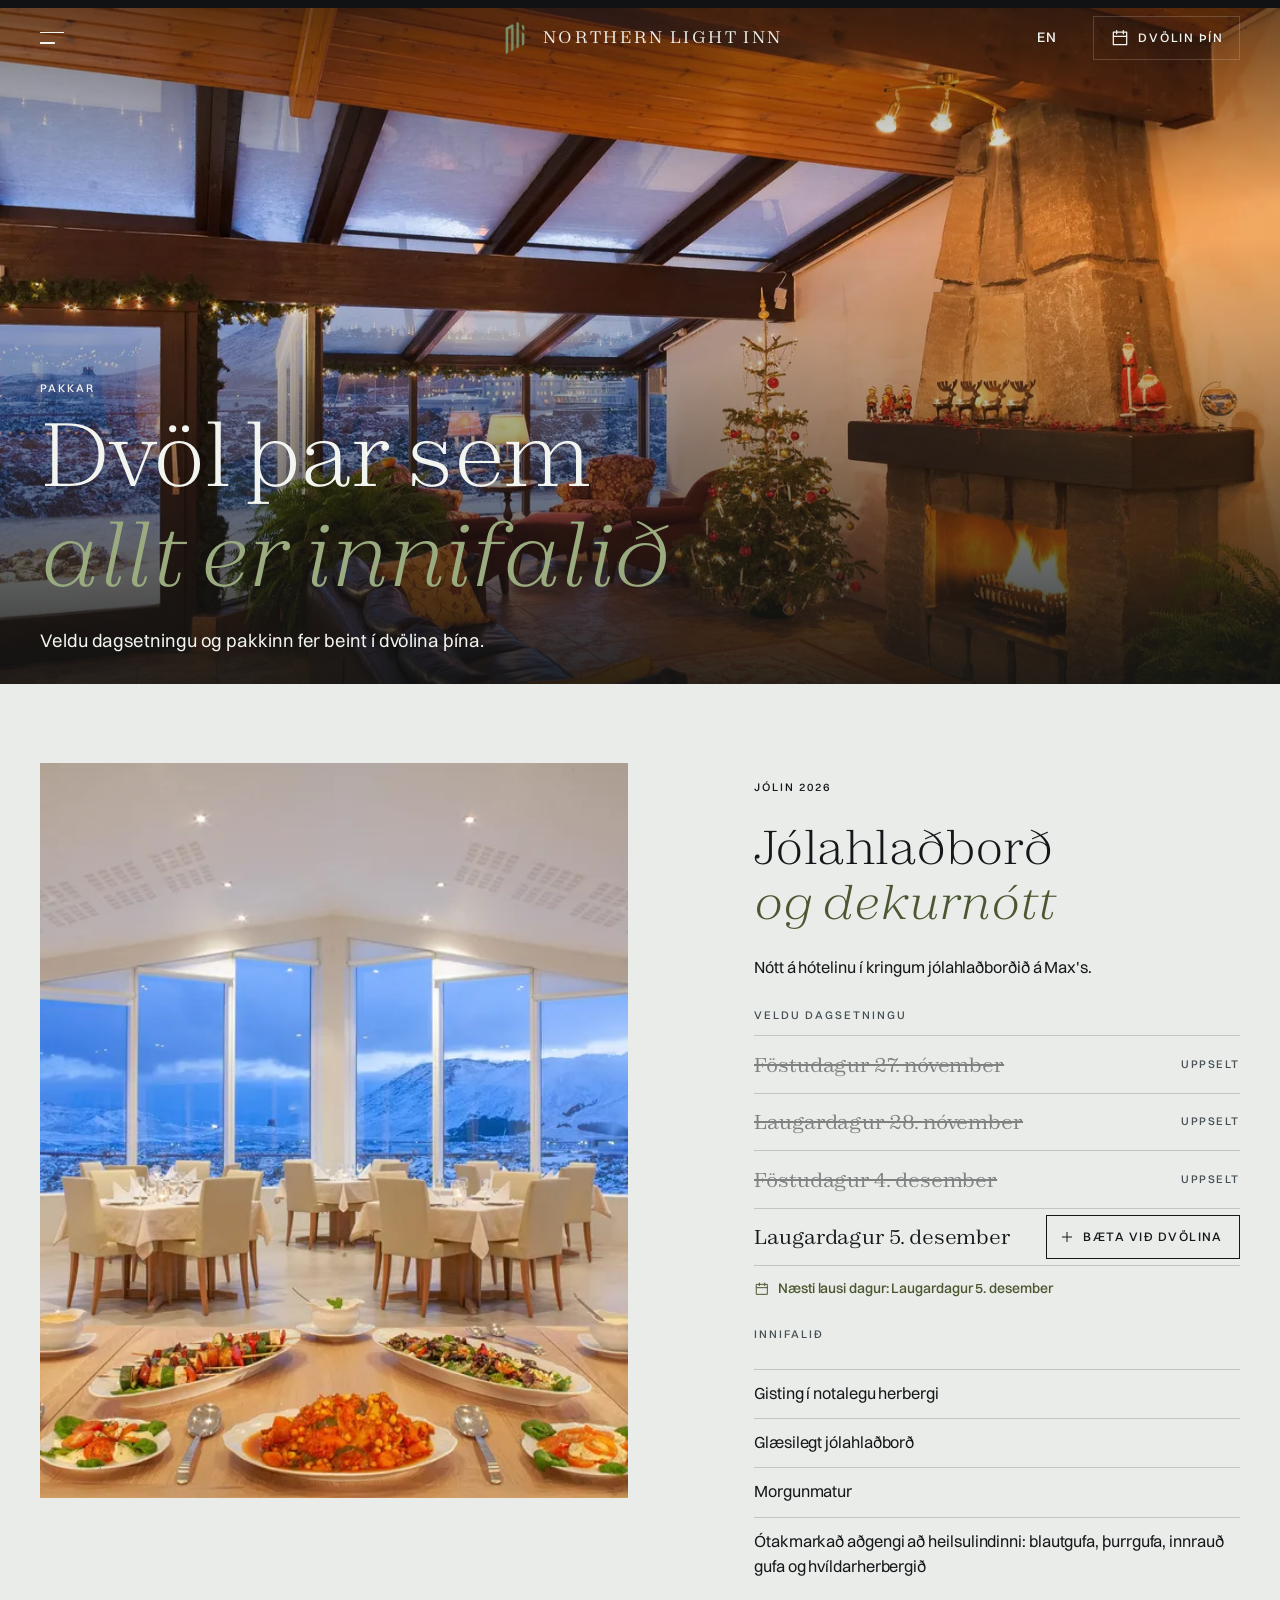
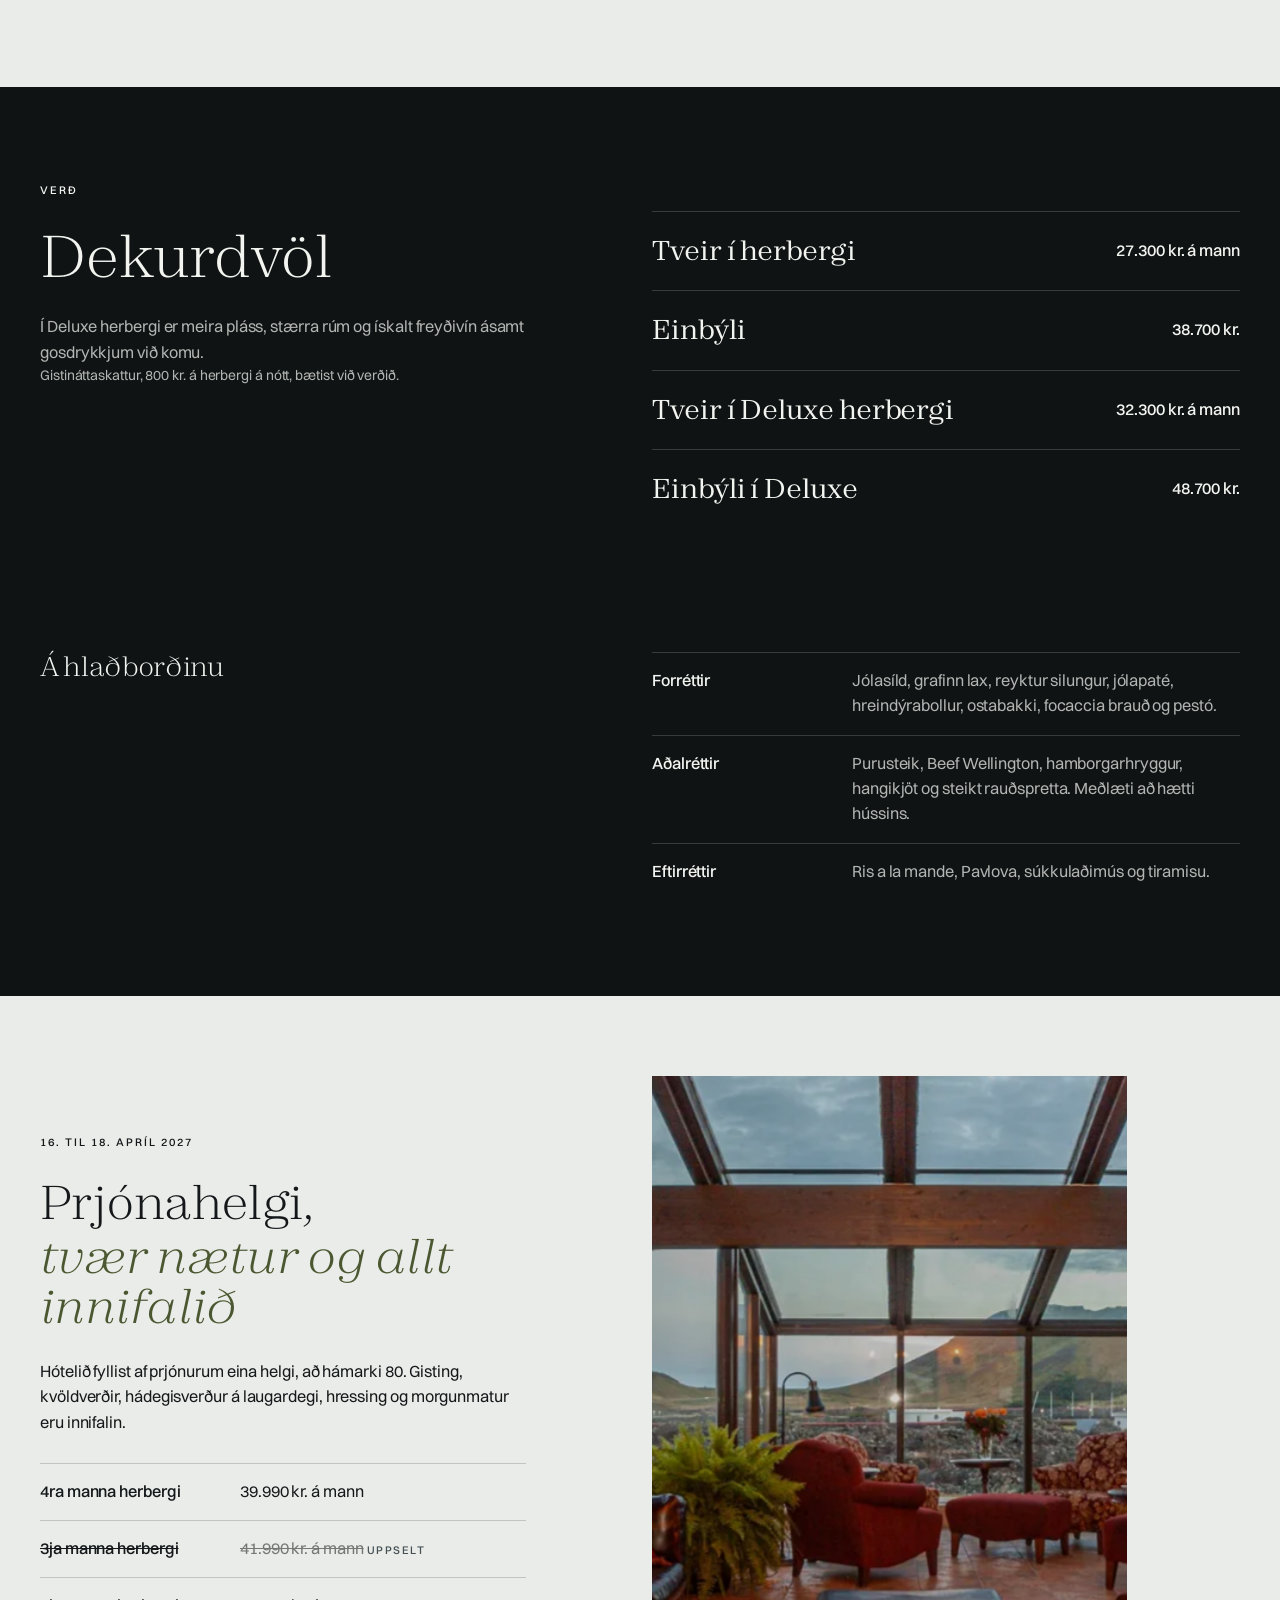
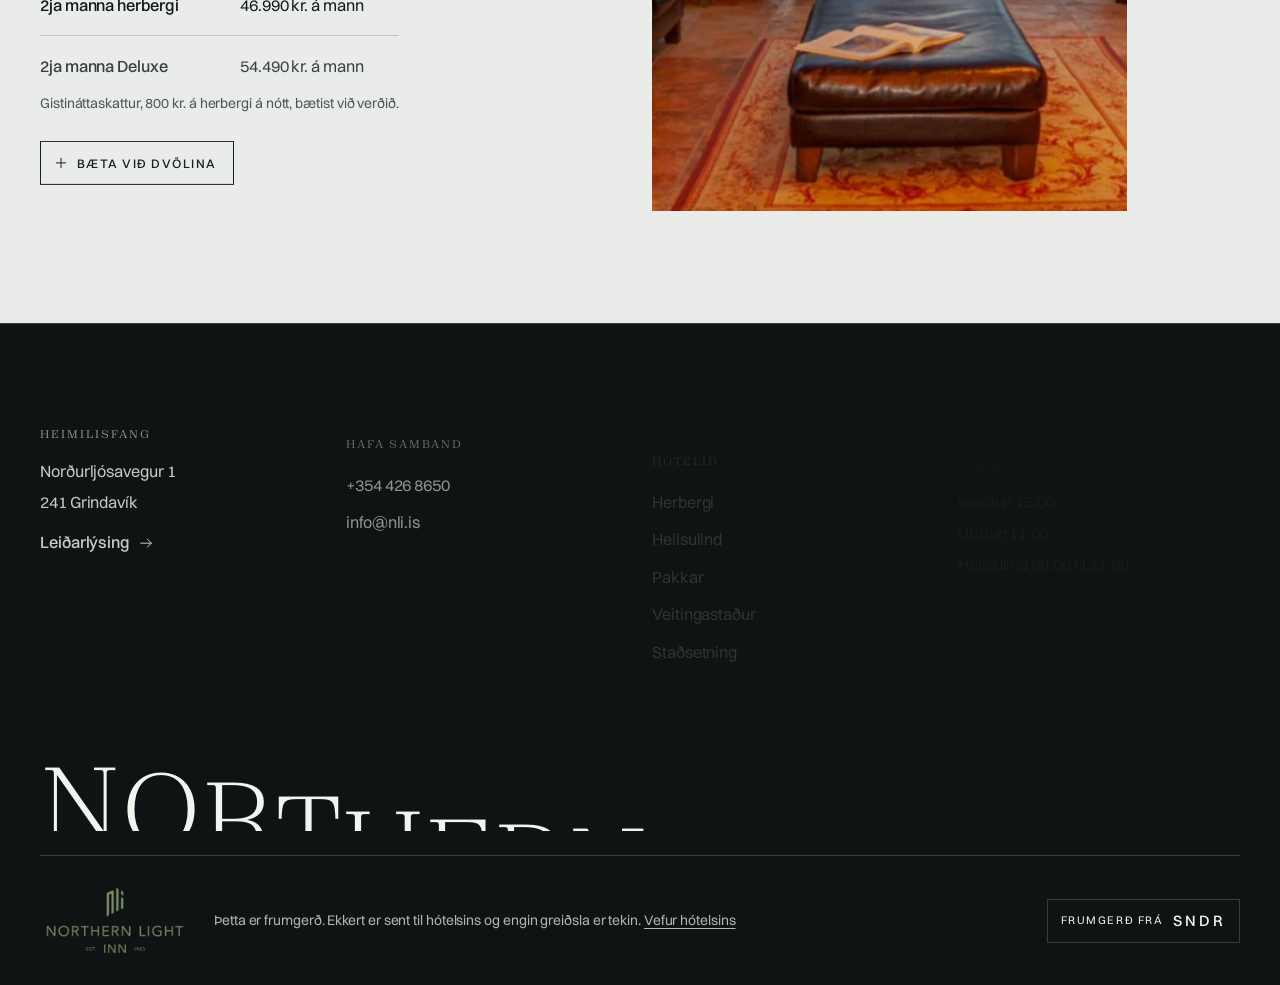
<file: is/pakkar/index.html>
<!doctype html><html lang="is"><head><meta charset="utf-8"><meta name="viewport" content="width=device-width, initial-scale=1, viewport-fit=cover"><meta name="robots" content="noindex, nofollow"><meta name="theme-color" content="#101314"><title>Pakkar | Northern Light Inn</title><meta name="description" content="Veldu dagsetningu og pakkinn fer beint í dvölina þína."><script>/* focus-guard: a focus ring only for people using a keyboard.

   The bug it ends: a menu, drawer or dialog opens and its FIRST link (or the dialog's close button)
   is outlined, as if it were selected. Cause: opening code calls first.focus(), or <dialog>.showModal()
   focuses the first control by itself. When nothing was focused before, the browser decides the ring is
   wanted. Safari never focuses a button on click and a touch tap never does either, so on iPhone,
   iPad and Safari the very first tap paints the ring. Chrome with a mouse hides it, which is why it
   passes the desktop check and then reappears on Sindri's phone.

   How: remember the last input kind on <html data-input="pointer|key"> and let focus-guard.css drop the
   ring while the last input was a pointer. Keyboard users keep every ring. Load before everything else
   (inline in <head>, ~400 bytes), no dependencies. Doc: _tools/focus-guard/README.md */
(function () {
  var root = document.documentElement;
  function set(v) { if (root.getAttribute('data-input') !== v) root.setAttribute('data-input', v); }
  addEventListener('pointerdown', function () { set('pointer'); }, true);
  addEventListener('keydown', function (e) {
    if (e.key === 'Shift' || e.key === 'Control' || e.key === 'Alt' || e.key === 'Meta') return;
    set('key');
  }, true);
})();
</script><link rel="icon" type="image/png" href="../../favicon.png"><link rel="apple-touch-icon" href="../../apple-touch-icon.png"><link rel="alternate" hreflang="en" href="../../packages/"><link rel="alternate" hreflang="is" href="../../is/pakkar/"><link rel="preload" href="../../assets/fonts/Zodiak-Light.woff2" as="font" type="font/woff2" crossorigin><link rel="preload" href="../../assets/fonts/Switzer-Regular.woff2" as="font" type="font/woff2" crossorigin><link rel="preload" as="image" type="image/webp" imagesrcset="../../assets/img/xmas-480.webp 480w, ../../assets/img/xmas-960.webp 960w, ../../assets/img/xmas-1440.webp 1440w, ../../assets/img/xmas-2160.webp 2160w" imagesizes="100vw"><link rel="stylesheet" href="../../assets/css/base.css"><link rel="stylesheet" href="../../assets/css/site.css"><link rel="stylesheet" href="../../assets/css/stay.css"><script>window.NLI={"lang":"is","locale":"is-IS","dates":{"wd":["sun.","mán.","þri.","mið.","fim.","fös.","lau."],"wdLong":["sunnudagur","mánudagur","þriðjudagur","miðvikudagur","fimmtudagur","föstudagur","laugardagur"],"mo":["jan.","feb.","mars","apr.","maí","júní","júlí","ágúst","sept.","okt.","nóv.","des."],"moLong":["janúar","febrúar","mars","apríl","maí","júní","júlí","ágúst","september","október","nóvember","desember"],"narrow":["M","Þ","M","F","F","L","S"],"dot":"."},"t":{"step1":"Nætur","step2":"Dagar","step3":"Innborgun","s1Title":"Hvenær kemurðu?","s2Title":"Bættu við hvern dag","s3Title":"Dvölin þín","pickArrival":"Veldu komudag","to":"til","nights":"Nætur","night":"nótt","guests":"Gestir","guestsShort":"gestir","guestOne":"gestur","room":"Herbergi","roomAny":"Herbergi valið í bókunarvél","roomRate":"Verð úr bókunarvél","engineNote":"Verð og framboð herbergja koma úr bókunarvél hótelsins. Í þessari frumgerð er herbergið ekki tekið frá.","fewer":"Færri","more":"Fleiri","prevMonth":"Fyrri mánuður","nextMonth":"Næsti mánuður","arrivalDay":"Koma","departureDay":"Brottför","day":"Dagur","addTo":"Bæta við","time":"Tími","sample":"sýnishorn","taken":"upptekið","forGuests":"Fyrir hve marga?","cancel":"Hætta við","add":"Bæta við","remove":"Fjarlægja","closedShort":"Lokað","includedShort":"Innifalið","pendingNote":"{item} bætist við þegar þú hefur valið dagana.","next1":"Áfram í dagana","next2":"Yfirlit","pay":"Greiða innborgun","back":"Til baka","itemOne":"liður","itemMany":"liðir","noItems":"Engu bætt við enn","extrasTotal":"Meðferðir og aukahlutir","depositToday":"Innborgun í dag","atHotel":"Greitt á hótelinu","name":"Nafn","email":"Netfang","depositNote":"Frumgerð: engin greiðsla er tekin og ekkert er sent. Hlutfall innborgunar er dæmi.","nothingAdded":"Engum meðferðum eða aukahlutum bætt við.","doneTitle":"Þetta er frumgerð","doneBody":"Ekkert var sent til hótelsins, ekkert var vistað og engin greiðsla var tekin. Á fullbúnum vef er innborgunin tekin í þessu skrefi og hótelið fær dagskrána hér að neðan.","doneRoom":"Herbergin eru áfram í bókunarvél hótelsins.","openEngine":"Opna bókunarvélina","startOver":"Byrja upp á nýtt","close":"Loka","pickDate":"Veldu dag","tableOnly":"Borð","free":"Greitt á staðnum","title":"Dvölin þín","soldOut":"Uppselt"},"depositRate":0.2,"maxGuests":4,"bookUrl":"https://www.simplebooking.it/ibe2/hotel/5333?lang=EN&cur=ISK","rooms":[{"id":"deluxe","name":"Deluxe herbergi","max":2,"meta":"30 m² · King rúm eða tvö einbreið"},{"id":"superior","name":"Superior herbergi","max":2,"meta":"27 m² · Queen rúm eða tvö einbreið"},{"id":"double","name":"Hjónaherbergi","max":2,"meta":"22 m² · Eitt rúm, 180 cm"},{"id":"twin","name":"Tveggja rúma herbergi","max":2,"meta":"20 m² · Tvö einbreið rúm"},{"id":"triple","name":"Þriggja manna herbergi","max":3,"meta":"27 m² · Queen rúm og einbreitt rúm"},{"id":"family","name":"Fjölskylduherbergi","max":4,"meta":"30 m² · Queen rúm og tvö einbreið rúm"}],"extras":[{"id":"massage","icon":"massage","name":"Nudd","short":"Nudd","note":"","times":["10:00","11:30","14:00","15:30","17:00","18:30"],"options":[{"id":"60","label":"60 mín","price":19500},{"id":"90","label":"90 mín","price":26500}]},{"id":"reiki","icon":"spa","name":"Reiki","short":"Reiki","note":"60 mín","times":["10:00","11:30","14:00","15:30","17:00"],"options":[{"id":"reiki","label":"Reiki heilun","price":19500},{"id":"epe","label":"Reiki og EPE","price":19500}]},{"id":"recovery","icon":"clock","name":"Endurheimt","short":"Endurheimt","note":"","times":["09:30","11:00","13:00","15:00","17:00","19:00"],"options":[{"id":"compression","label":"Þrýstimeðferð, 25 mín","price":3995},{"id":"blanket","label":"Innrautt teppi, 45 mín","price":5995}]},{"id":"spa","icon":"moon","name":"Heilsulind","short":"Heilsulind","note":"Opið 09:00 til 21:00","times":[],"perPerson":true,"includedRooms":["deluxe","superior"],"options":[{"id":"day","label":"Dagsaðgangur","price":2500}]},{"id":"dinner","icon":"dinner","name":"Kvöldverður á Max's","short":"Kvöldverður","note":"Borðapöntun, greitt á staðnum","times":["17:30","18:00","18:30","19:00","19:30","20:00","20:30","21:00"],"perPerson":true,"options":[{"id":"table","label":"Borð","price":0}]},{"id":"floating","icon":"floating","name":"Aurora Floating","short":"Flot","closed":true,"closedNote":"Aurora Floating er lokað eins og er.","times":[],"options":[{"id":"60","label":"60 mín","price":7000}]}],"packages":[{"id":"dekur","name":"Dekurdvöl","nights":1,"maxGuests":2,"dates":[{"date":"2026-11-27","sold":true},{"date":"2026-11-28","sold":true},{"date":"2026-12-04","sold":true},{"date":"2026-12-05","sold":false}],"rules":[{"room":"deluxe","guests":1,"price":48700},{"room":"deluxe","price":32300,"pp":true},{"guests":1,"price":38700},{"price":27300,"pp":true}]},{"id":"prjono","name":"Prjónahelgi","nights":2,"minGuests":2,"dates":[{"date":"2027-04-16","sold":false}],"rules":[{"room":"deluxe","price":54490,"pp":true},{"guests":4,"price":39990,"pp":true},{"guests":3,"price":41990,"pp":true},{"price":46990,"pp":true}]}]}</script><script defer src="../../assets/vendor/gsap.min.js"></script><script defer src="../../assets/vendor/ScrollTrigger.min.js"></script><script defer src="../../assets/vendor/CustomEase.min.js"></script><script type="module" src="../../assets/js/main.js"></script></head><body class="page-packages"><a class="skip-link" href="#main">Beint í efni</a><header class="site-header has-page-hero">
 <button type="button" class="menu-toggle" aria-controls="menu-panel" aria-expanded="false" aria-haspopup="dialog" aria-label="Valmynd"><span class="burger" aria-hidden="true"><i></i><i></i></span></button>
 <a class="brand" href="../../is/" aria-label="Northern Light Inn, forsíða"><img src="../../assets/logo/icon.png" width="40" height="40" alt=""><span class="brand-word" translate="no" aria-hidden="true"><i>N</i><i>o</i><i>r</i><i>t</i><i>h</i><i>e</i><i>r</i><i>n</i><i>&nbsp;</i><i>L</i><i>i</i><i>g</i><i>h</i><i>t</i><i>&nbsp;</i><i>I</i><i>n</i><i>n</i></span></a>
 <div class="header-right"><a class="lang" href="../../packages/" lang="en" hreflang="en" aria-label="English">EN</a><button type="button" class="btn-stay" data-stay-open aria-haspopup="dialog" aria-controls="stay-dialog"><svg class="icon" viewBox="0 0 24 24" width="20" height="20" fill="none" stroke="currentColor" stroke-width="1.5" stroke-linecap="round" stroke-linejoin="round" aria-hidden="true" ><rect x="4" y="5" width="16" height="15"/><path d="M4 10h16M8 3v4M16 3v4"/></svg><span>Dvölin þín</span><b data-stay-count hidden></b></button></div>
</header>
<dialog class="menu-panel" id="menu-panel" aria-label="Valmynd" tabindex="-1">
 <div class="menu-curtain menu-curtain--lead" aria-hidden="true"></div><div class="menu-curtain" aria-hidden="true"></div>
 <div class="menu-top"><button type="button" class="menu-close" aria-label="Loka"><span class="burger" aria-hidden="true"><i></i><i></i></span></button><a class="brand" href="../../is/" aria-label="Northern Light Inn, forsíða"><img src="../../assets/logo/icon.png" width="40" height="40" alt=""><span class="brand-word" translate="no" aria-hidden="true"><i>N</i><i>o</i><i>r</i><i>t</i><i>h</i><i>e</i><i>r</i><i>n</i><i>&nbsp;</i><i>L</i><i>i</i><i>g</i><i>h</i><i>t</i><i>&nbsp;</i><i>I</i><i>n</i><i>n</i></span></a><span></span></div>
 <div class="menu-body">
  <nav aria-label="Aðalvalmynd"><a href="../../is/herbergi/" data-menu="rooms" ><span class="menu-num" aria-hidden="true">01</span><span class="menu-mask"><span class="menu-word">Herbergi</span></span></a><a href="../../is/heilsulind/" data-menu="wellness" ><span class="menu-num" aria-hidden="true">02</span><span class="menu-mask"><span class="menu-word">Heilsulind</span></span></a><a href="../../is/pakkar/" data-menu="packages" aria-current="page"><span class="menu-num" aria-hidden="true">03</span><span class="menu-mask"><span class="menu-word">Pakkar</span></span></a><a href="../../is/veitingastadur/" data-menu="restaurant" ><span class="menu-num" aria-hidden="true">04</span><span class="menu-mask"><span class="menu-word">Veitingastaður</span></span></a><a href="../../is/stadsetning/" data-menu="location" ><span class="menu-num" aria-hidden="true">05</span><span class="menu-mask"><span class="menu-word">Staðsetning</span></span></a></nav>
  <div class="menu-photo" aria-hidden="true"><div class="menu-photo-frame"><div class="menu-shot" data-shot="home"><picture><source type="image/webp" srcset="../../assets/img/exterior-480.webp 480w, ../../assets/img/exterior-960.webp 960w, ../../assets/img/exterior-1440.webp 1440w, ../../assets/img/exterior-2160.webp 2160w" sizes="(max-width:1023px) 1px, 34vw"><img src="../../assets/img/exterior-960.jpg" srcset="../../assets/img/exterior-480.jpg 480w, ../../assets/img/exterior-960.jpg 960w, ../../assets/img/exterior-1440.jpg 1440w, ../../assets/img/exterior-2160.jpg 2160w" sizes="(max-width:1023px) 1px, 34vw" width="2500" height="1667" alt="" loading="lazy"  decoding="async"></picture></div><div class="menu-shot" data-shot="rooms"><picture><source type="image/webp" srcset="../../assets/img/deluxe-480.webp 480w, ../../assets/img/deluxe-960.webp 960w, ../../assets/img/deluxe-1440.webp 1440w, ../../assets/img/deluxe-2160.webp 2160w" sizes="(max-width:1023px) 1px, 34vw"><img src="../../assets/img/deluxe-960.jpg" srcset="../../assets/img/deluxe-480.jpg 480w, ../../assets/img/deluxe-960.jpg 960w, ../../assets/img/deluxe-1440.jpg 1440w, ../../assets/img/deluxe-2160.jpg 2160w" sizes="(max-width:1023px) 1px, 34vw" width="2500" height="1667" alt="" loading="lazy"  decoding="async"></picture></div><div class="menu-shot" data-shot="wellness"><picture><source type="image/webp" srcset="../../assets/img/sauna-480.webp 480w, ../../assets/img/sauna-960.webp 960w, ../../assets/img/sauna-1440.webp 1440w, ../../assets/img/sauna-2160.webp 2160w" sizes="(max-width:1023px) 1px, 34vw"><img src="../../assets/img/sauna-960.jpg" srcset="../../assets/img/sauna-480.jpg 480w, ../../assets/img/sauna-960.jpg 960w, ../../assets/img/sauna-1440.jpg 1440w, ../../assets/img/sauna-2160.jpg 2160w" sizes="(max-width:1023px) 1px, 34vw" width="2500" height="1667" alt="" loading="lazy"  decoding="async"></picture></div><div class="menu-shot is-on" data-shot="packages"><picture><source type="image/webp" srcset="../../assets/img/xmas-480.webp 480w, ../../assets/img/xmas-960.webp 960w, ../../assets/img/xmas-1440.webp 1440w, ../../assets/img/xmas-2160.webp 2160w" sizes="(max-width:1023px) 1px, 34vw"><img src="../../assets/img/xmas-960.jpg" srcset="../../assets/img/xmas-480.jpg 480w, ../../assets/img/xmas-960.jpg 960w, ../../assets/img/xmas-1440.jpg 1440w, ../../assets/img/xmas-2160.jpg 2160w" sizes="(max-width:1023px) 1px, 34vw" width="2500" height="1664" alt="" loading="lazy"  decoding="async"></picture></div><div class="menu-shot" data-shot="restaurant"><picture><source type="image/webp" srcset="../../assets/img/restaurant-480.webp 480w, ../../assets/img/restaurant-960.webp 960w, ../../assets/img/restaurant-1440.webp 1440w, ../../assets/img/restaurant-2160.webp 2160w" sizes="(max-width:1023px) 1px, 34vw"><img src="../../assets/img/restaurant-960.jpg" srcset="../../assets/img/restaurant-480.jpg 480w, ../../assets/img/restaurant-960.jpg 960w, ../../assets/img/restaurant-1440.jpg 1440w, ../../assets/img/restaurant-2160.jpg 2160w" sizes="(max-width:1023px) 1px, 34vw" width="2500" height="1668" alt="" loading="lazy"  decoding="async"></picture></div><div class="menu-shot" data-shot="location"><picture><source type="image/webp" srcset="../../assets/img/moss-480.webp 480w, ../../assets/img/moss-960.webp 960w, ../../assets/img/moss-1440.webp 1440w, ../../assets/img/moss-2160.webp 2160w" sizes="(max-width:1023px) 1px, 34vw"><img src="../../assets/img/moss-960.jpg" srcset="../../assets/img/moss-480.jpg 480w, ../../assets/img/moss-960.jpg 960w, ../../assets/img/moss-1440.jpg 1440w, ../../assets/img/moss-2160.jpg 2160w" sizes="(max-width:1023px) 1px, 34vw" width="2500" height="1667" alt="" loading="lazy"  decoding="async"></picture></div></div></div>
 </div>
 <div class="menu-foot"><p class="small">Norðurljósavegur 1 · 241 Grindavík</p><a href="tel:+3544268650">+354 426 8650</a><a href="mailto:info@nli.is">info@nli.is</a><a class="lang" href="../../packages/" lang="en" hreflang="en" aria-label="English">EN</a></div>
</dialog><main id="main"><section class="page-hero" aria-labelledby="page-title"><div class="page-hero-drift"><div class="page-hero-photo"><picture><source type="image/webp" srcset="../../assets/img/xmas-480.webp 480w, ../../assets/img/xmas-960.webp 960w, ../../assets/img/xmas-1440.webp 1440w, ../../assets/img/xmas-2160.webp 2160w" sizes="100vw"><img src="../../assets/img/xmas-960.jpg" srcset="../../assets/img/xmas-480.jpg 480w, ../../assets/img/xmas-960.jpg 960w, ../../assets/img/xmas-1440.jpg 1440w, ../../assets/img/xmas-2160.jpg 2160w" sizes="100vw" width="2500" height="1664" alt="Setustofan um jólin, með jólatré við arininn" loading="eager" fetchpriority="high" decoding="async"></picture></div></div><div class="page-hero-shade"></div><div class="wrap page-hero-copy"><p class="eyebrow">Pakkar</p><h1 id="page-title"><span class="line"><span>Dvöl þar sem</span></span><span class="line"><em>allt er innifalið</em></span></h1><p class="lede">Veldu dagsetningu og pakkinn fer beint í dvölina þína.</p></div></section>
<section class="on-steam pad" id="dekurdvol"><div class="wrap split">
 <div class="split-media" data-sweep><div data-drift="-3,3"><div class="photo-frame "><picture><source type="image/webp" srcset="../../assets/img/buffet-480.webp 480w, ../../assets/img/buffet-960.webp 960w, ../../assets/img/buffet-1440.webp 1440w, ../../assets/img/buffet-2160.webp 2160w" sizes="(max-width:767px) 90vw, 47vw"><img src="../../assets/img/buffet-960.jpg" srcset="../../assets/img/buffet-480.jpg 480w, ../../assets/img/buffet-960.jpg 960w, ../../assets/img/buffet-1440.jpg 1440w, ../../assets/img/buffet-2160.jpg 2160w" sizes="(max-width:767px) 90vw, 47vw" width="2500" height="1667" alt="Hlaðborðið á Max's" loading="lazy"  decoding="async"></picture></div></div></div>
 <div class="split-copy"><div class="reveal "><div data-rise><p class="eyebrow">Jólin 2026</p></div></div><h2 data-heading ><span class="line"><span>Jólahlaðborð</span></span><span class="line"><em>og dekurnótt</em></span></h2><div class="reveal "><div data-rise><p>Nótt á hótelinu í kringum jólahlaðborðið á Max's.</p></div></div>
  <div class="reveal "><div data-rise><p class="eyebrow list-label">Veldu dagsetningu</p></div></div><div class="reveal "><div data-rise><ul class="date-list"><li class="is-sold"><span>Föstudagur 27. nóvember</span><span class="date-state">Uppselt</span></li><li class="is-sold"><span>Laugardagur 28. nóvember</span><span class="date-state">Uppselt</span></li><li class="is-sold"><span>Föstudagur 4. desember</span><span class="date-state">Uppselt</span></li><li class=""><span>Laugardagur 5. desember</span><button type="button" class="btn-add" data-stay-open aria-haspopup="dialog" aria-controls="stay-dialog" data-stay-add="package:dekur@2026-12-05"><svg class="icon" viewBox="0 0 24 24" width="20" height="20" fill="none" stroke="currentColor" stroke-width="1.5" stroke-linecap="round" stroke-linejoin="round" aria-hidden="true" ><path d="M12 5v14M5 12h14"/></svg><span>Bæta við dvölina</span></button></li></ul><p class="next-free small"><svg class="icon" viewBox="0 0 24 24" width="20" height="20" fill="none" stroke="currentColor" stroke-width="1.5" stroke-linecap="round" stroke-linejoin="round" aria-hidden="true" ><rect x="4" y="5" width="16" height="15"/><path d="M4 10h16M8 3v4M16 3v4"/></svg><span>Næsti lausi dagur: Laugardagur 5. desember</span></p></div></div>
  <div class="reveal "><div data-rise><p class="eyebrow list-label">Innifalið</p></div></div><ul class="rows rows--tight" data-rows><li class="row"><span class="row-rule" aria-hidden="true"></span><span class="row-text">Gisting í notalegu herbergi</span></li><li class="row"><span class="row-rule" aria-hidden="true"></span><span class="row-text">Glæsilegt jólahlaðborð</span></li><li class="row"><span class="row-rule" aria-hidden="true"></span><span class="row-text">Morgunmatur</span></li><li class="row"><span class="row-rule" aria-hidden="true"></span><span class="row-text">Ótakmarkað aðgengi að heilsulindinni: blautgufa, þurrgufa, innrauð gufa og hvíldarherbergið</span></li></ul></div>
</div></section>
<section class="pad"><div class="wrap included-grid"><div class="section-head"><div class="reveal "><div data-rise><p class="eyebrow">Verð</p></div></div><h2 data-heading ><span class="line"><span>Dekurdvöl</span></span></h2><div class="reveal "><div data-rise><p class="muted">Í Deluxe herbergi er meira pláss, stærra rúm og ískalt freyðivín ásamt gosdrykkjum við komu.</p></div></div><div class="reveal "><div data-rise><p class="small muted">Gistináttaskattur, 800 kr. á herbergi á nótt, bætist við verðið.</p></div></div></div>
 <ul class="rows rows--big" data-rows><li class="row"><span class="row-rule" aria-hidden="true"></span><span class="row-title">Tveir í herbergi</span><b class="row-price">27.300 kr. á mann</b></li><li class="row"><span class="row-rule" aria-hidden="true"></span><span class="row-title">Einbýli</span><b class="row-price">38.700 kr.</b></li><li class="row"><span class="row-rule" aria-hidden="true"></span><span class="row-title">Tveir í Deluxe herbergi</span><b class="row-price">32.300 kr. á mann</b></li><li class="row"><span class="row-rule" aria-hidden="true"></span><span class="row-title">Einbýli í Deluxe</span><b class="row-price">48.700 kr.</b></li></ul></div>
 <div class="wrap included-grid menu-block"><div class="section-head"><h2 data-heading class="h3"><span class="line"><span>Á hlaðborðinu</span></span></h2></div><ul class="rows " data-rows><li class="row"><span class="row-rule" aria-hidden="true"></span><span class="row-name">Forréttir</span><span class="row-text muted">Jólasíld, grafinn lax, reyktur silungur, jólapaté, hreindýrabollur, ostabakki, focaccia brauð og pestó.</span></li><li class="row"><span class="row-rule" aria-hidden="true"></span><span class="row-name">Aðalréttir</span><span class="row-text muted">Purusteik, Beef Wellington, hamborgarhryggur, hangikjöt og steikt rauðspretta. Meðlæti að hætti hússins.</span></li><li class="row"><span class="row-rule" aria-hidden="true"></span><span class="row-name">Eftirréttir</span><span class="row-text muted">Ris a la mande, Pavlova, súkkulaðimús og tiramisu.</span></li></ul></div>
</section>
<section class="on-steam pad" id="prjonahelgi"><div class="wrap split split--flip">
 <div class="split-copy"><div class="reveal "><div data-rise><p class="eyebrow">16. til 18. apríl 2027</p></div></div><h2 data-heading ><span class="line"><span>Prjónahelgi,</span></span><span class="line"><em>tvær nætur og allt innifalið</em></span></h2><div class="reveal "><div data-rise><p>Hótelið fyllist af prjónurum eina helgi, að hámarki 80. Gisting, kvöldverðir, hádegisverður á laugardegi, hressing og morgunmatur eru innifalin.</p></div></div>
  <ul class="rows " data-rows><li class="row"><span class="row-rule" aria-hidden="true"></span><span class="row-name">4ra manna herbergi</span><span class="row-text"><span class="">39.990 kr. á mann</span></span></li><li class="row"><span class="row-rule" aria-hidden="true"></span><span class="row-name is-sold">3ja manna herbergi</span><span class="row-text"><span class="is-sold">41.990 kr. á mann</span> <span class="date-state">Uppselt</span></span></li><li class="row"><span class="row-rule" aria-hidden="true"></span><span class="row-name">2ja manna herbergi</span><span class="row-text"><span class="">46.990 kr. á mann</span></span></li><li class="row"><span class="row-rule" aria-hidden="true"></span><span class="row-name">2ja manna Deluxe</span><span class="row-text"><span class="">54.490 kr. á mann</span></span></li></ul>
  <div class="reveal "><div data-rise><p class="small muted">Gistináttaskattur, 800 kr. á herbergi á nótt, bætist við verðið.</p></div></div><div class="reveal "><div data-rise><div class="actions"><button type="button" class="btn-add " data-stay-open aria-haspopup="dialog" aria-controls="stay-dialog" data-stay-add="package:prjono@2027-04-16"><svg class="icon" viewBox="0 0 24 24" width="20" height="20" fill="none" stroke="currentColor" stroke-width="1.5" stroke-linecap="round" stroke-linejoin="round" aria-hidden="true" ><path d="M12 5v14M5 12h14"/></svg><span>Bæta við dvölina</span></button></div></div></div></div>
 <div class="split-media" data-sweep><div data-drift="-3,3"><div class="photo-frame "><picture><source type="image/webp" srcset="../../assets/img/lounge2-480.webp 480w, ../../assets/img/lounge2-960.webp 960w, ../../assets/img/lounge2-1440.webp 1440w, ../../assets/img/lounge2-2160.webp 2160w" sizes="(max-width:767px) 90vw, 47vw"><img src="../../assets/img/lounge2-960.jpg" srcset="../../assets/img/lounge2-480.jpg 480w, ../../assets/img/lounge2-960.jpg 960w, ../../assets/img/lounge2-1440.jpg 1440w, ../../assets/img/lounge2-2160.jpg 2160w" sizes="(max-width:767px) 90vw, 47vw" width="2483" height="1655" alt="Setustofan með arninum" loading="lazy"  decoding="async"></picture></div></div></div>
</div></section></main><footer class="site-footer"><div class="wrap">
 <div class="footer-columns" data-cards>
  <div class="footer-column"><h2 class="eyebrow">Heimilisfang</h2><p>Norðurljósavegur 1</p><p>241 Grindavík</p><a class="btn-text" href="https://www.google.com/maps/search/?api=1&amp;query=Northern+Light+Inn+Grindavik" target="_blank" rel="noopener">Leiðarlýsing<svg class="icon" viewBox="0 0 24 24" width="20" height="20" fill="none" stroke="currentColor" stroke-width="1.5" stroke-linecap="round" stroke-linejoin="round" aria-hidden="true" ><path d="M4 12h16M14 6l6 6-6 6"/></svg></a></div>
  <div class="footer-column"><h2 class="eyebrow">Hafa samband</h2><a href="tel:+3544268650">+354 426 8650</a><a href="mailto:info@nli.is">info@nli.is</a></div>
  <nav class="footer-column" aria-label="Hótelið"><h2 class="eyebrow">Hótelið</h2><a href="../../is/herbergi/">Herbergi</a><a href="../../is/heilsulind/">Heilsulind</a><a href="../../is/pakkar/">Pakkar</a><a href="../../is/veitingastadur/">Veitingastaður</a><a href="../../is/stadsetning/">Staðsetning</a></nav>
  <div class="footer-column"><h2 class="eyebrow">Tímar</h2><p>Innritun 15:00</p><p>Útritun 11:00</p><p>Heilsulind 09:00 til 21:00</p></div>
 </div>
 <div class="footer-wordmark" role="img" aria-label="Northern Light Inn"><span class="fit-line fit-wide" aria-hidden="true"><span>N</span><span>O</span><span>R</span><span>T</span><span>H</span><span>E</span><span>R</span><span>N</span><span class="sp">&nbsp;</span><span>L</span><span>I</span><span>G</span><span>H</span><span>T</span><span class="sp">&nbsp;</span><span>I</span><span>N</span><span>N</span></span><span class="fit-line fit-narrow" aria-hidden="true"><span>N</span><span>O</span><span>R</span><span>T</span><span>H</span><span>E</span><span>R</span><span>N</span></span><span class="fit-line fit-narrow" aria-hidden="true"><span>L</span><span>I</span><span>G</span><span>H</span><span>T</span><span class="sp">&nbsp;</span><span>I</span><span>N</span><span>N</span></span></div>
 <div class="footer-legal small"><img class="footer-logo" src="../../assets/logo/full.png" width="720" height="393" alt="Northern Light Inn, est. 1983" loading="lazy"><p class="proto-note">Þetta er frumgerð. Ekkert er sent til hótelsins og engin greiðsla er tekin. <a class="plain-link" href="https://www.nli.is" target="_blank" rel="noopener">Vefur hótelsins</a></p><a class="sndr-badge" href="https://sndrstudio.is" target="_blank" rel="noopener" aria-label="Frumgerð frá SNDR Studio"><span>Frumgerð frá</span><b>SNDR</b></a></div>
</div></footer><dialog class="stay-dialog" id="stay-dialog" aria-labelledby="stay-title" tabindex="-1">
 <div class="sheet-backdrop" aria-hidden="true"></div>
 <div class="stay-sheet on-steam" tabindex="-1" data-lenis-prevent>
  <div class="stay-top"><p class="eyebrow">Dvölin þín</p><ol class="stay-steps"></ol><button type="button" class="stay-close icon-btn" aria-label="Loka"><svg class="icon" viewBox="0 0 24 24" width="20" height="20" fill="none" stroke="currentColor" stroke-width="1.5" stroke-linecap="round" stroke-linejoin="round" aria-hidden="true" ><path d="M6 6l12 12M18 6L6 18"/></svg></button></div>
  <div class="stay-body"></div>
  <div class="stay-foot"></div>
 </div>
</dialog></body></html>
</file>
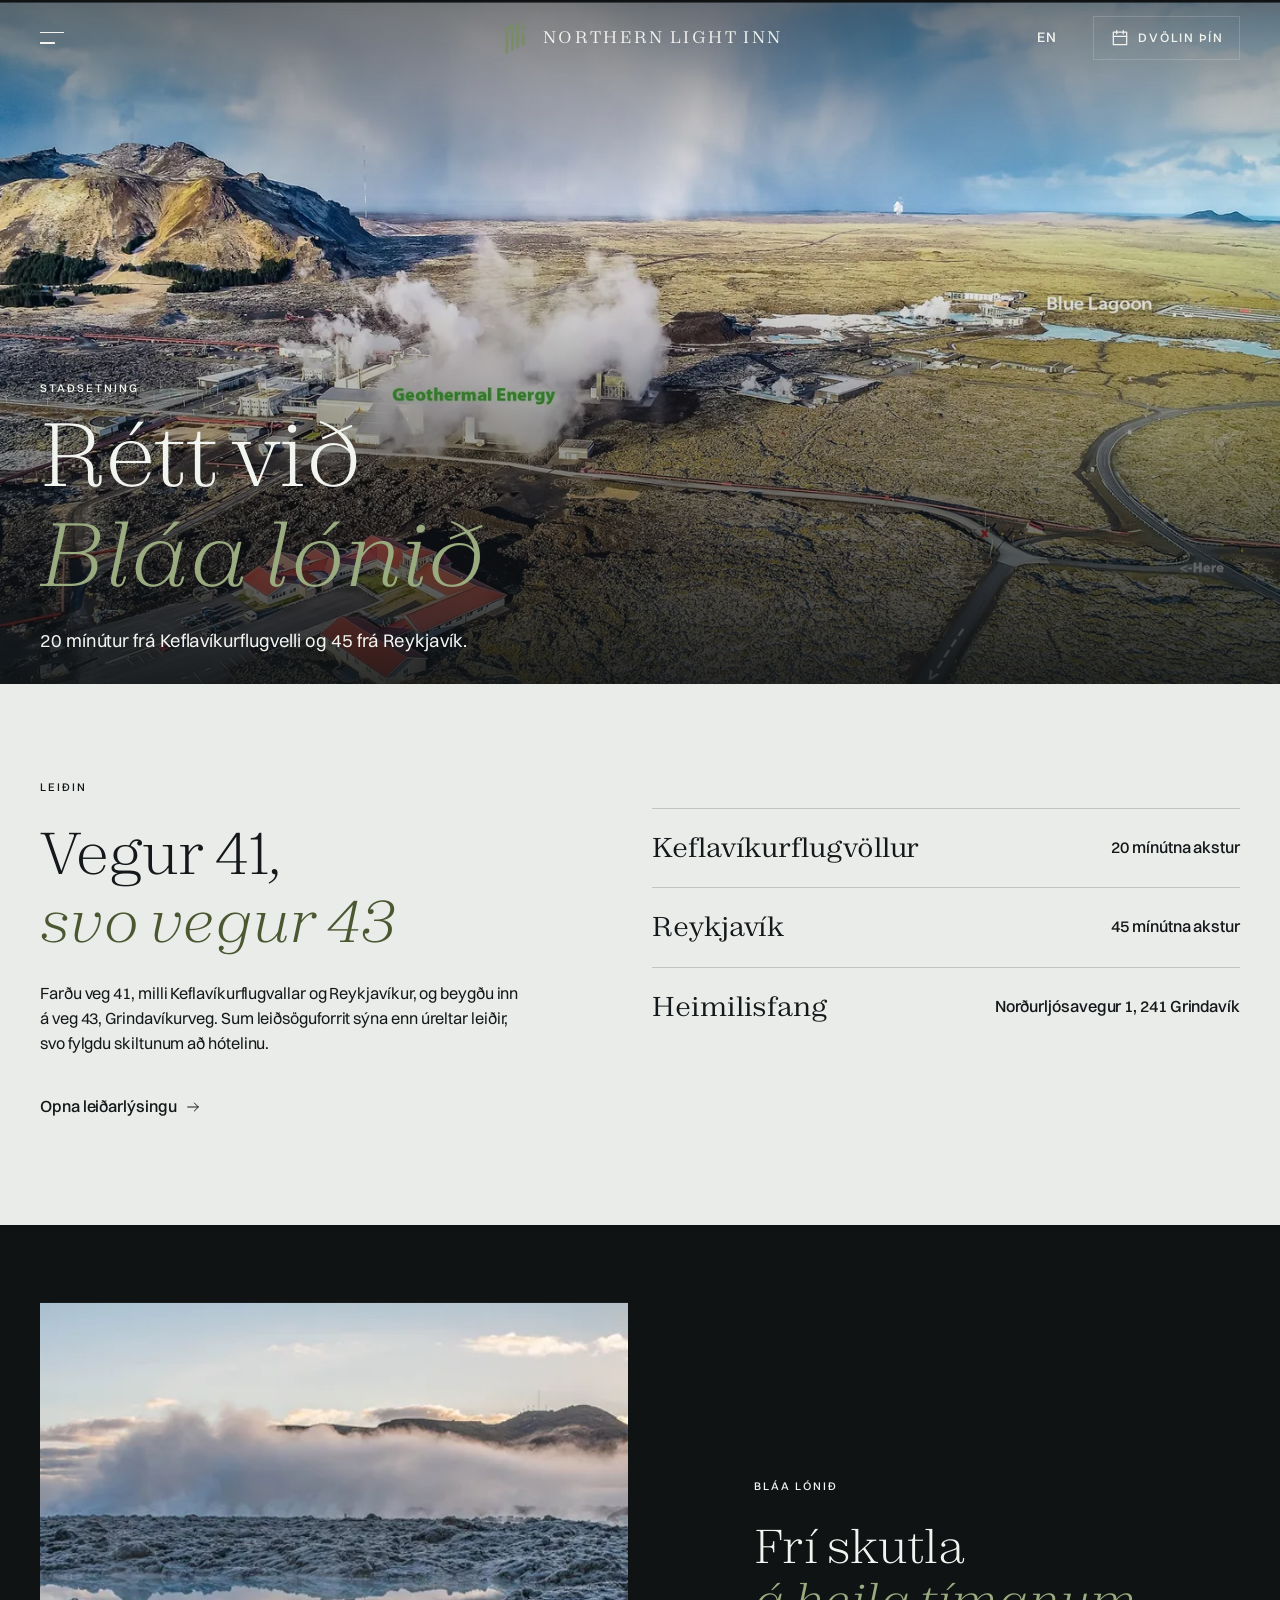
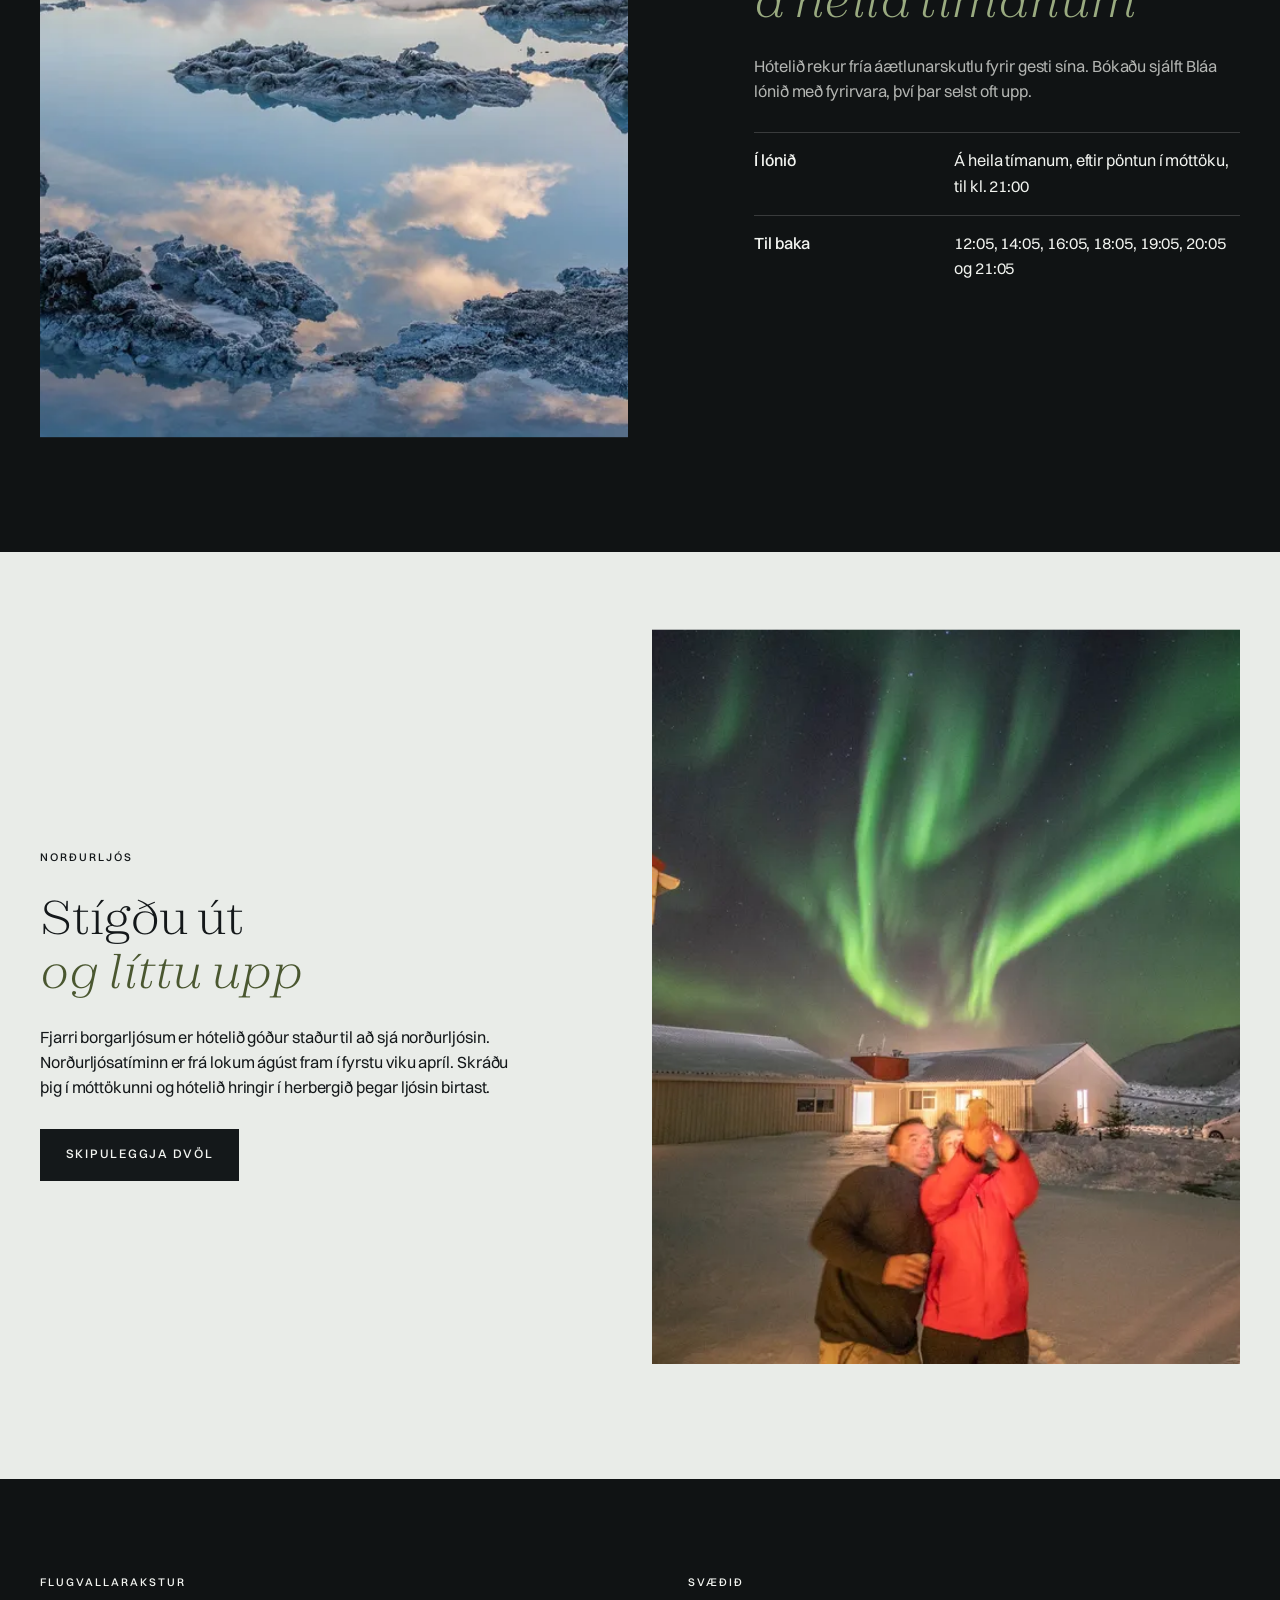
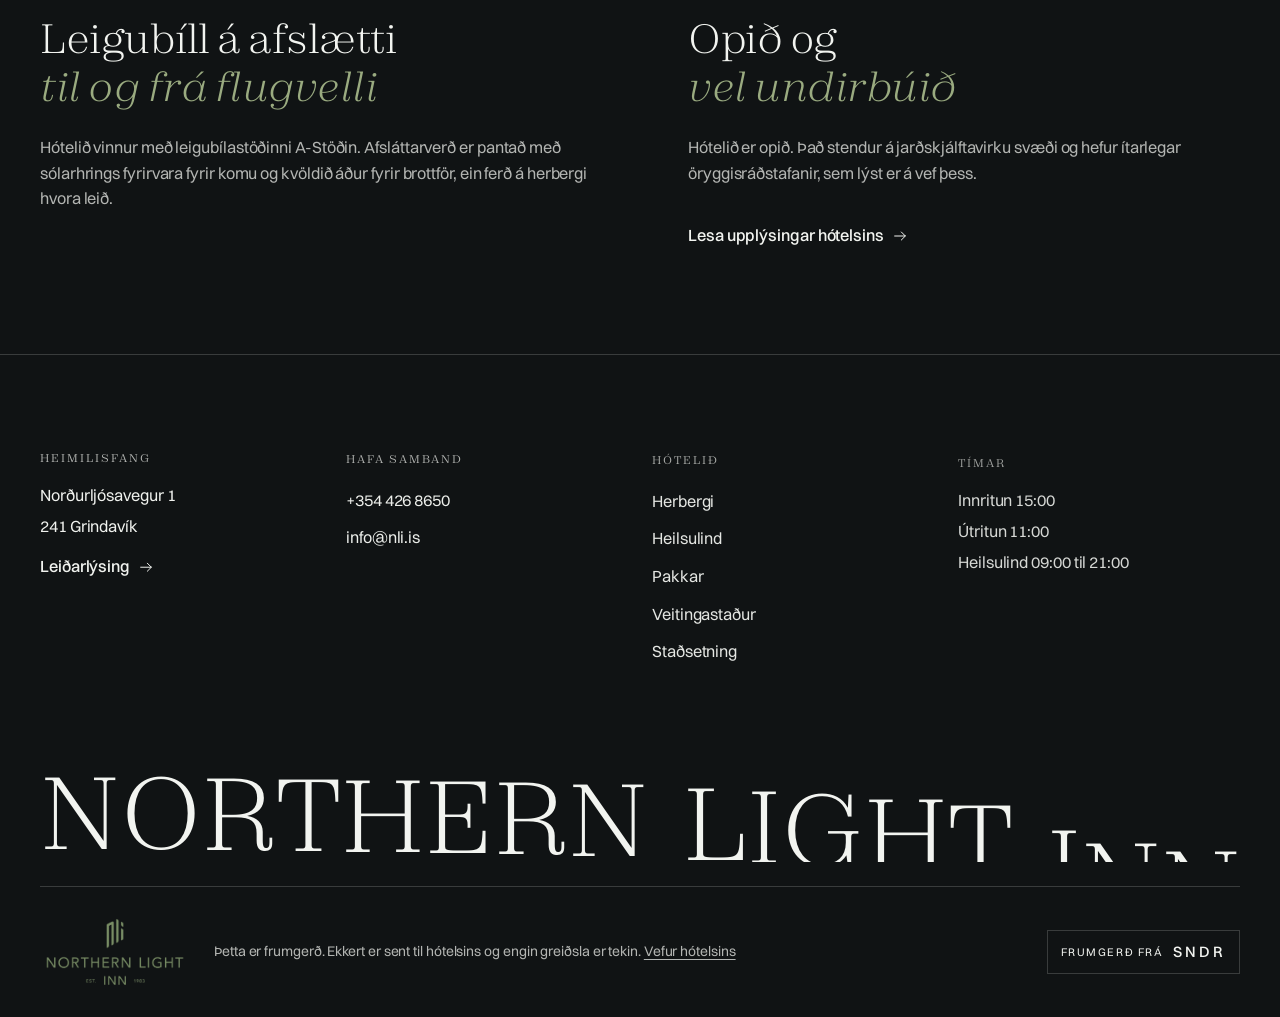
<file: is/stadsetning/index.html>
<!doctype html><html lang="is"><head><meta charset="utf-8"><meta name="viewport" content="width=device-width, initial-scale=1, viewport-fit=cover"><meta name="robots" content="noindex, nofollow"><meta name="theme-color" content="#101314"><title>Staðsetning | Northern Light Inn</title><meta name="description" content="20 mínútur frá Keflavíkurflugvelli og 45 frá Reykjavík."><script>/* focus-guard: a focus ring only for people using a keyboard.

   The bug it ends: a menu, drawer or dialog opens and its FIRST link (or the dialog's close button)
   is outlined, as if it were selected. Cause: opening code calls first.focus(), or <dialog>.showModal()
   focuses the first control by itself. When nothing was focused before, the browser decides the ring is
   wanted. Safari never focuses a button on click and a touch tap never does either, so on iPhone,
   iPad and Safari the very first tap paints the ring. Chrome with a mouse hides it, which is why it
   passes the desktop check and then reappears on Sindri's phone.

   How: remember the last input kind on <html data-input="pointer|key"> and let focus-guard.css drop the
   ring while the last input was a pointer. Keyboard users keep every ring. Load before everything else
   (inline in <head>, ~400 bytes), no dependencies. Doc: _tools/focus-guard/README.md */
(function () {
  var root = document.documentElement;
  function set(v) { if (root.getAttribute('data-input') !== v) root.setAttribute('data-input', v); }
  addEventListener('pointerdown', function () { set('pointer'); }, true);
  addEventListener('keydown', function (e) {
    if (e.key === 'Shift' || e.key === 'Control' || e.key === 'Alt' || e.key === 'Meta') return;
    set('key');
  }, true);
})();
</script><link rel="icon" type="image/png" href="../../favicon.png"><link rel="apple-touch-icon" href="../../apple-touch-icon.png"><link rel="alternate" hreflang="en" href="../../location/"><link rel="alternate" hreflang="is" href="../../is/stadsetning/"><link rel="preload" href="../../assets/fonts/Zodiak-Light.woff2" as="font" type="font/woff2" crossorigin><link rel="preload" href="../../assets/fonts/Switzer-Regular.woff2" as="font" type="font/woff2" crossorigin><link rel="preload" as="image" type="image/webp" imagesrcset="../../assets/img/aerial-480.webp 480w, ../../assets/img/aerial-960.webp 960w, ../../assets/img/aerial-1440.webp 1440w, ../../assets/img/aerial-2160.webp 2160w" imagesizes="100vw"><link rel="stylesheet" href="../../assets/css/base.css"><link rel="stylesheet" href="../../assets/css/site.css"><link rel="stylesheet" href="../../assets/css/stay.css"><script>window.NLI={"lang":"is","locale":"is-IS","dates":{"wd":["sun.","mán.","þri.","mið.","fim.","fös.","lau."],"wdLong":["sunnudagur","mánudagur","þriðjudagur","miðvikudagur","fimmtudagur","föstudagur","laugardagur"],"mo":["jan.","feb.","mars","apr.","maí","júní","júlí","ágúst","sept.","okt.","nóv.","des."],"moLong":["janúar","febrúar","mars","apríl","maí","júní","júlí","ágúst","september","október","nóvember","desember"],"narrow":["M","Þ","M","F","F","L","S"],"dot":"."},"t":{"step1":"Nætur","step2":"Dagar","step3":"Innborgun","s1Title":"Hvenær kemurðu?","s2Title":"Bættu við hvern dag","s3Title":"Dvölin þín","pickArrival":"Veldu komudag","to":"til","nights":"Nætur","night":"nótt","guests":"Gestir","guestsShort":"gestir","guestOne":"gestur","room":"Herbergi","roomAny":"Herbergi valið í bókunarvél","roomRate":"Verð úr bókunarvél","engineNote":"Verð og framboð herbergja koma úr bókunarvél hótelsins. Í þessari frumgerð er herbergið ekki tekið frá.","fewer":"Færri","more":"Fleiri","prevMonth":"Fyrri mánuður","nextMonth":"Næsti mánuður","arrivalDay":"Koma","departureDay":"Brottför","day":"Dagur","addTo":"Bæta við","time":"Tími","sample":"sýnishorn","taken":"upptekið","forGuests":"Fyrir hve marga?","cancel":"Hætta við","add":"Bæta við","remove":"Fjarlægja","closedShort":"Lokað","includedShort":"Innifalið","pendingNote":"{item} bætist við þegar þú hefur valið dagana.","next1":"Áfram í dagana","next2":"Yfirlit","pay":"Greiða innborgun","back":"Til baka","itemOne":"liður","itemMany":"liðir","noItems":"Engu bætt við enn","extrasTotal":"Meðferðir og aukahlutir","depositToday":"Innborgun í dag","atHotel":"Greitt á hótelinu","name":"Nafn","email":"Netfang","depositNote":"Frumgerð: engin greiðsla er tekin og ekkert er sent. Hlutfall innborgunar er dæmi.","nothingAdded":"Engum meðferðum eða aukahlutum bætt við.","doneTitle":"Þetta er frumgerð","doneBody":"Ekkert var sent til hótelsins, ekkert var vistað og engin greiðsla var tekin. Á fullbúnum vef er innborgunin tekin í þessu skrefi og hótelið fær dagskrána hér að neðan.","doneRoom":"Herbergin eru áfram í bókunarvél hótelsins.","openEngine":"Opna bókunarvélina","startOver":"Byrja upp á nýtt","close":"Loka","pickDate":"Veldu dag","tableOnly":"Borð","free":"Greitt á staðnum","title":"Dvölin þín","soldOut":"Uppselt"},"depositRate":0.2,"maxGuests":4,"bookUrl":"https://www.simplebooking.it/ibe2/hotel/5333?lang=EN&cur=ISK","rooms":[{"id":"deluxe","name":"Deluxe herbergi","max":2,"meta":"30 m² · King rúm eða tvö einbreið"},{"id":"superior","name":"Superior herbergi","max":2,"meta":"27 m² · Queen rúm eða tvö einbreið"},{"id":"double","name":"Hjónaherbergi","max":2,"meta":"22 m² · Eitt rúm, 180 cm"},{"id":"twin","name":"Tveggja rúma herbergi","max":2,"meta":"20 m² · Tvö einbreið rúm"},{"id":"triple","name":"Þriggja manna herbergi","max":3,"meta":"27 m² · Queen rúm og einbreitt rúm"},{"id":"family","name":"Fjölskylduherbergi","max":4,"meta":"30 m² · Queen rúm og tvö einbreið rúm"}],"extras":[{"id":"massage","icon":"massage","name":"Nudd","short":"Nudd","note":"","times":["10:00","11:30","14:00","15:30","17:00","18:30"],"options":[{"id":"60","label":"60 mín","price":19500},{"id":"90","label":"90 mín","price":26500}]},{"id":"reiki","icon":"spa","name":"Reiki","short":"Reiki","note":"60 mín","times":["10:00","11:30","14:00","15:30","17:00"],"options":[{"id":"reiki","label":"Reiki heilun","price":19500},{"id":"epe","label":"Reiki og EPE","price":19500}]},{"id":"recovery","icon":"clock","name":"Endurheimt","short":"Endurheimt","note":"","times":["09:30","11:00","13:00","15:00","17:00","19:00"],"options":[{"id":"compression","label":"Þrýstimeðferð, 25 mín","price":3995},{"id":"blanket","label":"Innrautt teppi, 45 mín","price":5995}]},{"id":"spa","icon":"moon","name":"Heilsulind","short":"Heilsulind","note":"Opið 09:00 til 21:00","times":[],"perPerson":true,"includedRooms":["deluxe","superior"],"options":[{"id":"day","label":"Dagsaðgangur","price":2500}]},{"id":"dinner","icon":"dinner","name":"Kvöldverður á Max's","short":"Kvöldverður","note":"Borðapöntun, greitt á staðnum","times":["17:30","18:00","18:30","19:00","19:30","20:00","20:30","21:00"],"perPerson":true,"options":[{"id":"table","label":"Borð","price":0}]},{"id":"floating","icon":"floating","name":"Aurora Floating","short":"Flot","closed":true,"closedNote":"Aurora Floating er lokað eins og er.","times":[],"options":[{"id":"60","label":"60 mín","price":7000}]}],"packages":[{"id":"dekur","name":"Dekurdvöl","nights":1,"maxGuests":2,"dates":[{"date":"2026-11-27","sold":true},{"date":"2026-11-28","sold":true},{"date":"2026-12-04","sold":true},{"date":"2026-12-05","sold":false}],"rules":[{"room":"deluxe","guests":1,"price":48700},{"room":"deluxe","price":32300,"pp":true},{"guests":1,"price":38700},{"price":27300,"pp":true}]},{"id":"prjono","name":"Prjónahelgi","nights":2,"minGuests":2,"dates":[{"date":"2027-04-16","sold":false}],"rules":[{"room":"deluxe","price":54490,"pp":true},{"guests":4,"price":39990,"pp":true},{"guests":3,"price":41990,"pp":true},{"price":46990,"pp":true}]}]}</script><script defer src="../../assets/vendor/gsap.min.js"></script><script defer src="../../assets/vendor/ScrollTrigger.min.js"></script><script defer src="../../assets/vendor/CustomEase.min.js"></script><script type="module" src="../../assets/js/main.js"></script></head><body class="page-location"><a class="skip-link" href="#main">Beint í efni</a><header class="site-header has-page-hero">
 <button type="button" class="menu-toggle" aria-controls="menu-panel" aria-expanded="false" aria-haspopup="dialog" aria-label="Valmynd"><span class="burger" aria-hidden="true"><i></i><i></i></span></button>
 <a class="brand" href="../../is/" aria-label="Northern Light Inn, forsíða"><img src="../../assets/logo/icon.png" width="40" height="40" alt=""><span class="brand-word" translate="no" aria-hidden="true"><i>N</i><i>o</i><i>r</i><i>t</i><i>h</i><i>e</i><i>r</i><i>n</i><i>&nbsp;</i><i>L</i><i>i</i><i>g</i><i>h</i><i>t</i><i>&nbsp;</i><i>I</i><i>n</i><i>n</i></span></a>
 <div class="header-right"><a class="lang" href="../../location/" lang="en" hreflang="en" aria-label="English">EN</a><button type="button" class="btn-stay" data-stay-open aria-haspopup="dialog" aria-controls="stay-dialog"><svg class="icon" viewBox="0 0 24 24" width="20" height="20" fill="none" stroke="currentColor" stroke-width="1.5" stroke-linecap="round" stroke-linejoin="round" aria-hidden="true" ><rect x="4" y="5" width="16" height="15"/><path d="M4 10h16M8 3v4M16 3v4"/></svg><span>Dvölin þín</span><b data-stay-count hidden></b></button></div>
</header>
<dialog class="menu-panel" id="menu-panel" aria-label="Valmynd" tabindex="-1">
 <div class="menu-curtain menu-curtain--lead" aria-hidden="true"></div><div class="menu-curtain" aria-hidden="true"></div>
 <div class="menu-top"><button type="button" class="menu-close" aria-label="Loka"><span class="burger" aria-hidden="true"><i></i><i></i></span></button><a class="brand" href="../../is/" aria-label="Northern Light Inn, forsíða"><img src="../../assets/logo/icon.png" width="40" height="40" alt=""><span class="brand-word" translate="no" aria-hidden="true"><i>N</i><i>o</i><i>r</i><i>t</i><i>h</i><i>e</i><i>r</i><i>n</i><i>&nbsp;</i><i>L</i><i>i</i><i>g</i><i>h</i><i>t</i><i>&nbsp;</i><i>I</i><i>n</i><i>n</i></span></a><span></span></div>
 <div class="menu-body">
  <nav aria-label="Aðalvalmynd"><a href="../../is/herbergi/" data-menu="rooms" ><span class="menu-num" aria-hidden="true">01</span><span class="menu-mask"><span class="menu-word">Herbergi</span></span></a><a href="../../is/heilsulind/" data-menu="wellness" ><span class="menu-num" aria-hidden="true">02</span><span class="menu-mask"><span class="menu-word">Heilsulind</span></span></a><a href="../../is/pakkar/" data-menu="packages" ><span class="menu-num" aria-hidden="true">03</span><span class="menu-mask"><span class="menu-word">Pakkar</span></span></a><a href="../../is/veitingastadur/" data-menu="restaurant" ><span class="menu-num" aria-hidden="true">04</span><span class="menu-mask"><span class="menu-word">Veitingastaður</span></span></a><a href="../../is/stadsetning/" data-menu="location" aria-current="page"><span class="menu-num" aria-hidden="true">05</span><span class="menu-mask"><span class="menu-word">Staðsetning</span></span></a></nav>
  <div class="menu-photo" aria-hidden="true"><div class="menu-photo-frame"><div class="menu-shot" data-shot="home"><picture><source type="image/webp" srcset="../../assets/img/exterior-480.webp 480w, ../../assets/img/exterior-960.webp 960w, ../../assets/img/exterior-1440.webp 1440w, ../../assets/img/exterior-2160.webp 2160w" sizes="(max-width:1023px) 1px, 34vw"><img src="../../assets/img/exterior-960.jpg" srcset="../../assets/img/exterior-480.jpg 480w, ../../assets/img/exterior-960.jpg 960w, ../../assets/img/exterior-1440.jpg 1440w, ../../assets/img/exterior-2160.jpg 2160w" sizes="(max-width:1023px) 1px, 34vw" width="2500" height="1667" alt="" loading="lazy"  decoding="async"></picture></div><div class="menu-shot" data-shot="rooms"><picture><source type="image/webp" srcset="../../assets/img/deluxe-480.webp 480w, ../../assets/img/deluxe-960.webp 960w, ../../assets/img/deluxe-1440.webp 1440w, ../../assets/img/deluxe-2160.webp 2160w" sizes="(max-width:1023px) 1px, 34vw"><img src="../../assets/img/deluxe-960.jpg" srcset="../../assets/img/deluxe-480.jpg 480w, ../../assets/img/deluxe-960.jpg 960w, ../../assets/img/deluxe-1440.jpg 1440w, ../../assets/img/deluxe-2160.jpg 2160w" sizes="(max-width:1023px) 1px, 34vw" width="2500" height="1667" alt="" loading="lazy"  decoding="async"></picture></div><div class="menu-shot" data-shot="wellness"><picture><source type="image/webp" srcset="../../assets/img/sauna-480.webp 480w, ../../assets/img/sauna-960.webp 960w, ../../assets/img/sauna-1440.webp 1440w, ../../assets/img/sauna-2160.webp 2160w" sizes="(max-width:1023px) 1px, 34vw"><img src="../../assets/img/sauna-960.jpg" srcset="../../assets/img/sauna-480.jpg 480w, ../../assets/img/sauna-960.jpg 960w, ../../assets/img/sauna-1440.jpg 1440w, ../../assets/img/sauna-2160.jpg 2160w" sizes="(max-width:1023px) 1px, 34vw" width="2500" height="1667" alt="" loading="lazy"  decoding="async"></picture></div><div class="menu-shot" data-shot="packages"><picture><source type="image/webp" srcset="../../assets/img/xmas-480.webp 480w, ../../assets/img/xmas-960.webp 960w, ../../assets/img/xmas-1440.webp 1440w, ../../assets/img/xmas-2160.webp 2160w" sizes="(max-width:1023px) 1px, 34vw"><img src="../../assets/img/xmas-960.jpg" srcset="../../assets/img/xmas-480.jpg 480w, ../../assets/img/xmas-960.jpg 960w, ../../assets/img/xmas-1440.jpg 1440w, ../../assets/img/xmas-2160.jpg 2160w" sizes="(max-width:1023px) 1px, 34vw" width="2500" height="1664" alt="" loading="lazy"  decoding="async"></picture></div><div class="menu-shot" data-shot="restaurant"><picture><source type="image/webp" srcset="../../assets/img/restaurant-480.webp 480w, ../../assets/img/restaurant-960.webp 960w, ../../assets/img/restaurant-1440.webp 1440w, ../../assets/img/restaurant-2160.webp 2160w" sizes="(max-width:1023px) 1px, 34vw"><img src="../../assets/img/restaurant-960.jpg" srcset="../../assets/img/restaurant-480.jpg 480w, ../../assets/img/restaurant-960.jpg 960w, ../../assets/img/restaurant-1440.jpg 1440w, ../../assets/img/restaurant-2160.jpg 2160w" sizes="(max-width:1023px) 1px, 34vw" width="2500" height="1668" alt="" loading="lazy"  decoding="async"></picture></div><div class="menu-shot is-on" data-shot="location"><picture><source type="image/webp" srcset="../../assets/img/moss-480.webp 480w, ../../assets/img/moss-960.webp 960w, ../../assets/img/moss-1440.webp 1440w, ../../assets/img/moss-2160.webp 2160w" sizes="(max-width:1023px) 1px, 34vw"><img src="../../assets/img/moss-960.jpg" srcset="../../assets/img/moss-480.jpg 480w, ../../assets/img/moss-960.jpg 960w, ../../assets/img/moss-1440.jpg 1440w, ../../assets/img/moss-2160.jpg 2160w" sizes="(max-width:1023px) 1px, 34vw" width="2500" height="1667" alt="" loading="lazy"  decoding="async"></picture></div></div></div>
 </div>
 <div class="menu-foot"><p class="small">Norðurljósavegur 1 · 241 Grindavík</p><a href="tel:+3544268650">+354 426 8650</a><a href="mailto:info@nli.is">info@nli.is</a><a class="lang" href="../../location/" lang="en" hreflang="en" aria-label="English">EN</a></div>
</dialog><main id="main"><section class="page-hero" aria-labelledby="page-title"><div class="page-hero-drift"><div class="page-hero-photo"><picture><source type="image/webp" srcset="../../assets/img/aerial-480.webp 480w, ../../assets/img/aerial-960.webp 960w, ../../assets/img/aerial-1440.webp 1440w, ../../assets/img/aerial-2160.webp 2160w" sizes="100vw"><img src="../../assets/img/aerial-960.jpg" srcset="../../assets/img/aerial-480.jpg 480w, ../../assets/img/aerial-960.jpg 960w, ../../assets/img/aerial-1440.jpg 1440w, ../../assets/img/aerial-2160.jpg 2160w" sizes="100vw" width="2500" height="1667" alt="Northern Light Inn og Bláa lónið úr lofti" loading="eager" fetchpriority="high" decoding="async"></picture></div></div><div class="page-hero-shade"></div><div class="wrap page-hero-copy"><p class="eyebrow">Staðsetning</p><h1 id="page-title"><span class="line"><span>Rétt við</span></span><span class="line"><em>Bláa lónið</em></span></h1><p class="lede">20 mínútur frá Keflavíkurflugvelli og 45 frá Reykjavík.</p></div></section>
<section class="on-steam pad"><div class="wrap included-grid"><div class="section-head"><div class="reveal "><div data-rise><p class="eyebrow">Leiðin</p></div></div><h2 data-heading ><span class="line"><span>Vegur 41,</span></span><span class="line"><em>svo vegur 43</em></span></h2><div class="reveal "><div data-rise><p>Farðu veg 41, milli Keflavíkurflugvallar og Reykjavíkur, og beygðu inn á veg 43, Grindavíkurveg. Sum leiðsöguforrit sýna enn úreltar leiðir, svo fylgdu skiltunum að hótelinu.</p></div></div><div class="reveal "><div data-rise><div class="actions"><a class="btn-text " href="https://www.google.com/maps/dir/?api=1&amp;destination=Northern+Light+Inn+Grindavik" target="_blank" rel="noopener">Opna leiðarlýsingu<svg class="icon" viewBox="0 0 24 24" width="20" height="20" fill="none" stroke="currentColor" stroke-width="1.5" stroke-linecap="round" stroke-linejoin="round" aria-hidden="true" ><path d="M4 12h16M14 6l6 6-6 6"/></svg></a></div></div></div></div>
 <ul class="rows rows--big" data-rows><li class="row"><span class="row-rule" aria-hidden="true"></span><span class="row-title">Keflavíkurflugvöllur</span><b class="row-price">20 mínútna akstur</b></li><li class="row"><span class="row-rule" aria-hidden="true"></span><span class="row-title">Reykjavík</span><b class="row-price">45 mínútna akstur</b></li><li class="row"><span class="row-rule" aria-hidden="true"></span><span class="row-title">Heimilisfang</span><b class="row-price">Norðurljósavegur 1, 241 Grindavík</b></li></ul></div></section>
<section class="pad"><div class="wrap split">
 <div class="split-media" data-sweep><div data-drift="-3,3"><div class="photo-frame "><picture><source type="image/webp" srcset="../../assets/img/lagoon-480.webp 480w, ../../assets/img/lagoon-960.webp 960w, ../../assets/img/lagoon-1440.webp 1440w, ../../assets/img/lagoon-2160.webp 2160w" sizes="(max-width:767px) 90vw, 47vw"><img src="../../assets/img/lagoon-960.jpg" srcset="../../assets/img/lagoon-480.jpg 480w, ../../assets/img/lagoon-960.jpg 960w, ../../assets/img/lagoon-1440.jpg 1440w, ../../assets/img/lagoon-2160.jpg 2160w" sizes="(max-width:767px) 90vw, 47vw" width="2500" height="1667" alt="Lygnt vatn og hraun við Bláa lónið" loading="lazy"  decoding="async"></picture></div></div></div>
 <div class="split-copy"><div class="reveal "><div data-rise><p class="eyebrow">Bláa lónið</p></div></div><h2 data-heading ><span class="line"><span>Frí skutla</span></span><span class="line"><em>á heila tímanum</em></span></h2><div class="reveal "><div data-rise><p class="muted">Hótelið rekur fría áætlunarskutlu fyrir gesti sína. Bókaðu sjálft Bláa lónið með fyrirvara, því þar selst oft upp.</p></div></div><ul class="rows " data-rows><li class="row"><span class="row-rule" aria-hidden="true"></span><span class="row-name">Í lónið</span><span class="row-text">Á heila tímanum, eftir pöntun í móttöku, til kl. 21:00</span></li><li class="row"><span class="row-rule" aria-hidden="true"></span><span class="row-name">Til baka</span><span class="row-text">12:05, 14:05, 16:05, 18:05, 19:05, 20:05 og 21:05</span></li></ul></div>
</div></section>
<section class="on-steam pad"><div class="wrap split split--flip">
 <div class="split-copy"><div class="reveal "><div data-rise><p class="eyebrow">Norðurljós</p></div></div><h2 data-heading ><span class="line"><span>Stígðu út</span></span><span class="line"><em>og líttu upp</em></span></h2><div class="reveal "><div data-rise><p>Fjarri borgarljósum er hótelið góður staður til að sjá norðurljósin. Norðurljósatíminn er frá lokum ágúst fram í fyrstu viku apríl. Skráðu þig í móttökunni og hótelið hringir í herbergið þegar ljósin birtast.</p></div></div><div class="reveal "><div data-rise><div class="actions"><button type="button" class="btn-primary " data-stay-open aria-haspopup="dialog" aria-controls="stay-dialog" aria-label="Skipuleggja dvöl"><span class="btn-label" aria-hidden="true"><span class="btn-letter" style="--i:0" data-char="S">S</span><span class="btn-letter" style="--i:1" data-char="k">k</span><span class="btn-letter" style="--i:2" data-char="i">i</span><span class="btn-letter" style="--i:3" data-char="p">p</span><span class="btn-letter" style="--i:4" data-char="u">u</span><span class="btn-letter" style="--i:5" data-char="l">l</span><span class="btn-letter" style="--i:6" data-char="e">e</span><span class="btn-letter" style="--i:7" data-char="g">g</span><span class="btn-letter" style="--i:8" data-char="g">g</span><span class="btn-letter" style="--i:9" data-char="j">j</span><span class="btn-letter" style="--i:10" data-char="a">a</span><span class="btn-letter" style="--i:11" data-char=" "> </span><span class="btn-letter" style="--i:12" data-char="d">d</span><span class="btn-letter" style="--i:13" data-char="v">v</span><span class="btn-letter" style="--i:14" data-char="ö">ö</span><span class="btn-letter" style="--i:15" data-char="l">l</span></span></button></div></div></div></div>
 <div class="split-media" data-sweep><div data-drift="-3,3"><div class="photo-frame "><picture><source type="image/webp" srcset="../../assets/img/couple-480.webp 480w, ../../assets/img/couple-960.webp 960w, ../../assets/img/couple-1440.webp 1440w, ../../assets/img/couple-2160.webp 2160w" sizes="(max-width:767px) 90vw, 47vw"><img src="../../assets/img/couple-960.jpg" srcset="../../assets/img/couple-480.jpg 480w, ../../assets/img/couple-960.jpg 960w, ../../assets/img/couple-1440.jpg 1440w, ../../assets/img/couple-2160.jpg 2160w" sizes="(max-width:767px) 90vw, 47vw" width="2500" height="1667" alt="Gestir undir norðurljósum fyrir utan hótelið" loading="lazy"  decoding="async"></picture></div></div></div>
</div></section>
<section class="pad"><div class="wrap two-col">
 <div><div class="reveal "><div data-rise><p class="eyebrow">Flugvallarakstur</p></div></div><h2 data-heading class="h3big"><span class="line"><span>Leigubíll á afslætti</span></span><span class="line"><em>til og frá flugvelli</em></span></h2><div class="reveal "><div data-rise><p class="muted">Hótelið vinnur með leigubílastöðinni A-Stöðin. Afsláttarverð er pantað með sólarhrings fyrirvara fyrir komu og kvöldið áður fyrir brottför, ein ferð á herbergi hvora leið.</p></div></div></div>
 <div><div class="reveal "><div data-rise><p class="eyebrow">Svæðið</p></div></div><h2 data-heading class="h3big"><span class="line"><span>Opið og</span></span><span class="line"><em>vel undirbúið</em></span></h2><div class="reveal "><div data-rise><p class="muted">Hótelið er opið. Það stendur á jarðskjálftavirku svæði og hefur ítarlegar öryggisráðstafanir, sem lýst er á vef þess.</p></div></div><div class="reveal "><div data-rise><div class="actions"><a class="btn-text " href="https://www.nli.is/seismic-activity" target="_blank" rel="noopener">Lesa upplýsingar hótelsins<svg class="icon" viewBox="0 0 24 24" width="20" height="20" fill="none" stroke="currentColor" stroke-width="1.5" stroke-linecap="round" stroke-linejoin="round" aria-hidden="true" ><path d="M4 12h16M14 6l6 6-6 6"/></svg></a></div></div></div></div>
</div></section></main><footer class="site-footer"><div class="wrap">
 <div class="footer-columns" data-cards>
  <div class="footer-column"><h2 class="eyebrow">Heimilisfang</h2><p>Norðurljósavegur 1</p><p>241 Grindavík</p><a class="btn-text" href="https://www.google.com/maps/search/?api=1&amp;query=Northern+Light+Inn+Grindavik" target="_blank" rel="noopener">Leiðarlýsing<svg class="icon" viewBox="0 0 24 24" width="20" height="20" fill="none" stroke="currentColor" stroke-width="1.5" stroke-linecap="round" stroke-linejoin="round" aria-hidden="true" ><path d="M4 12h16M14 6l6 6-6 6"/></svg></a></div>
  <div class="footer-column"><h2 class="eyebrow">Hafa samband</h2><a href="tel:+3544268650">+354 426 8650</a><a href="mailto:info@nli.is">info@nli.is</a></div>
  <nav class="footer-column" aria-label="Hótelið"><h2 class="eyebrow">Hótelið</h2><a href="../../is/herbergi/">Herbergi</a><a href="../../is/heilsulind/">Heilsulind</a><a href="../../is/pakkar/">Pakkar</a><a href="../../is/veitingastadur/">Veitingastaður</a><a href="../../is/stadsetning/">Staðsetning</a></nav>
  <div class="footer-column"><h2 class="eyebrow">Tímar</h2><p>Innritun 15:00</p><p>Útritun 11:00</p><p>Heilsulind 09:00 til 21:00</p></div>
 </div>
 <div class="footer-wordmark" role="img" aria-label="Northern Light Inn"><span class="fit-line fit-wide" aria-hidden="true"><span>N</span><span>O</span><span>R</span><span>T</span><span>H</span><span>E</span><span>R</span><span>N</span><span class="sp">&nbsp;</span><span>L</span><span>I</span><span>G</span><span>H</span><span>T</span><span class="sp">&nbsp;</span><span>I</span><span>N</span><span>N</span></span><span class="fit-line fit-narrow" aria-hidden="true"><span>N</span><span>O</span><span>R</span><span>T</span><span>H</span><span>E</span><span>R</span><span>N</span></span><span class="fit-line fit-narrow" aria-hidden="true"><span>L</span><span>I</span><span>G</span><span>H</span><span>T</span><span class="sp">&nbsp;</span><span>I</span><span>N</span><span>N</span></span></div>
 <div class="footer-legal small"><img class="footer-logo" src="../../assets/logo/full.png" width="720" height="393" alt="Northern Light Inn, est. 1983" loading="lazy"><p class="proto-note">Þetta er frumgerð. Ekkert er sent til hótelsins og engin greiðsla er tekin. <a class="plain-link" href="https://www.nli.is" target="_blank" rel="noopener">Vefur hótelsins</a></p><a class="sndr-badge" href="https://sndrstudio.is" target="_blank" rel="noopener" aria-label="Frumgerð frá SNDR Studio"><span>Frumgerð frá</span><b>SNDR</b></a></div>
</div></footer><dialog class="stay-dialog" id="stay-dialog" aria-labelledby="stay-title" tabindex="-1">
 <div class="sheet-backdrop" aria-hidden="true"></div>
 <div class="stay-sheet on-steam" tabindex="-1" data-lenis-prevent>
  <div class="stay-top"><p class="eyebrow">Dvölin þín</p><ol class="stay-steps"></ol><button type="button" class="stay-close icon-btn" aria-label="Loka"><svg class="icon" viewBox="0 0 24 24" width="20" height="20" fill="none" stroke="currentColor" stroke-width="1.5" stroke-linecap="round" stroke-linejoin="round" aria-hidden="true" ><path d="M6 6l12 12M18 6L6 18"/></svg></button></div>
  <div class="stay-body"></div>
  <div class="stay-foot"></div>
 </div>
</dialog></body></html>
</file>
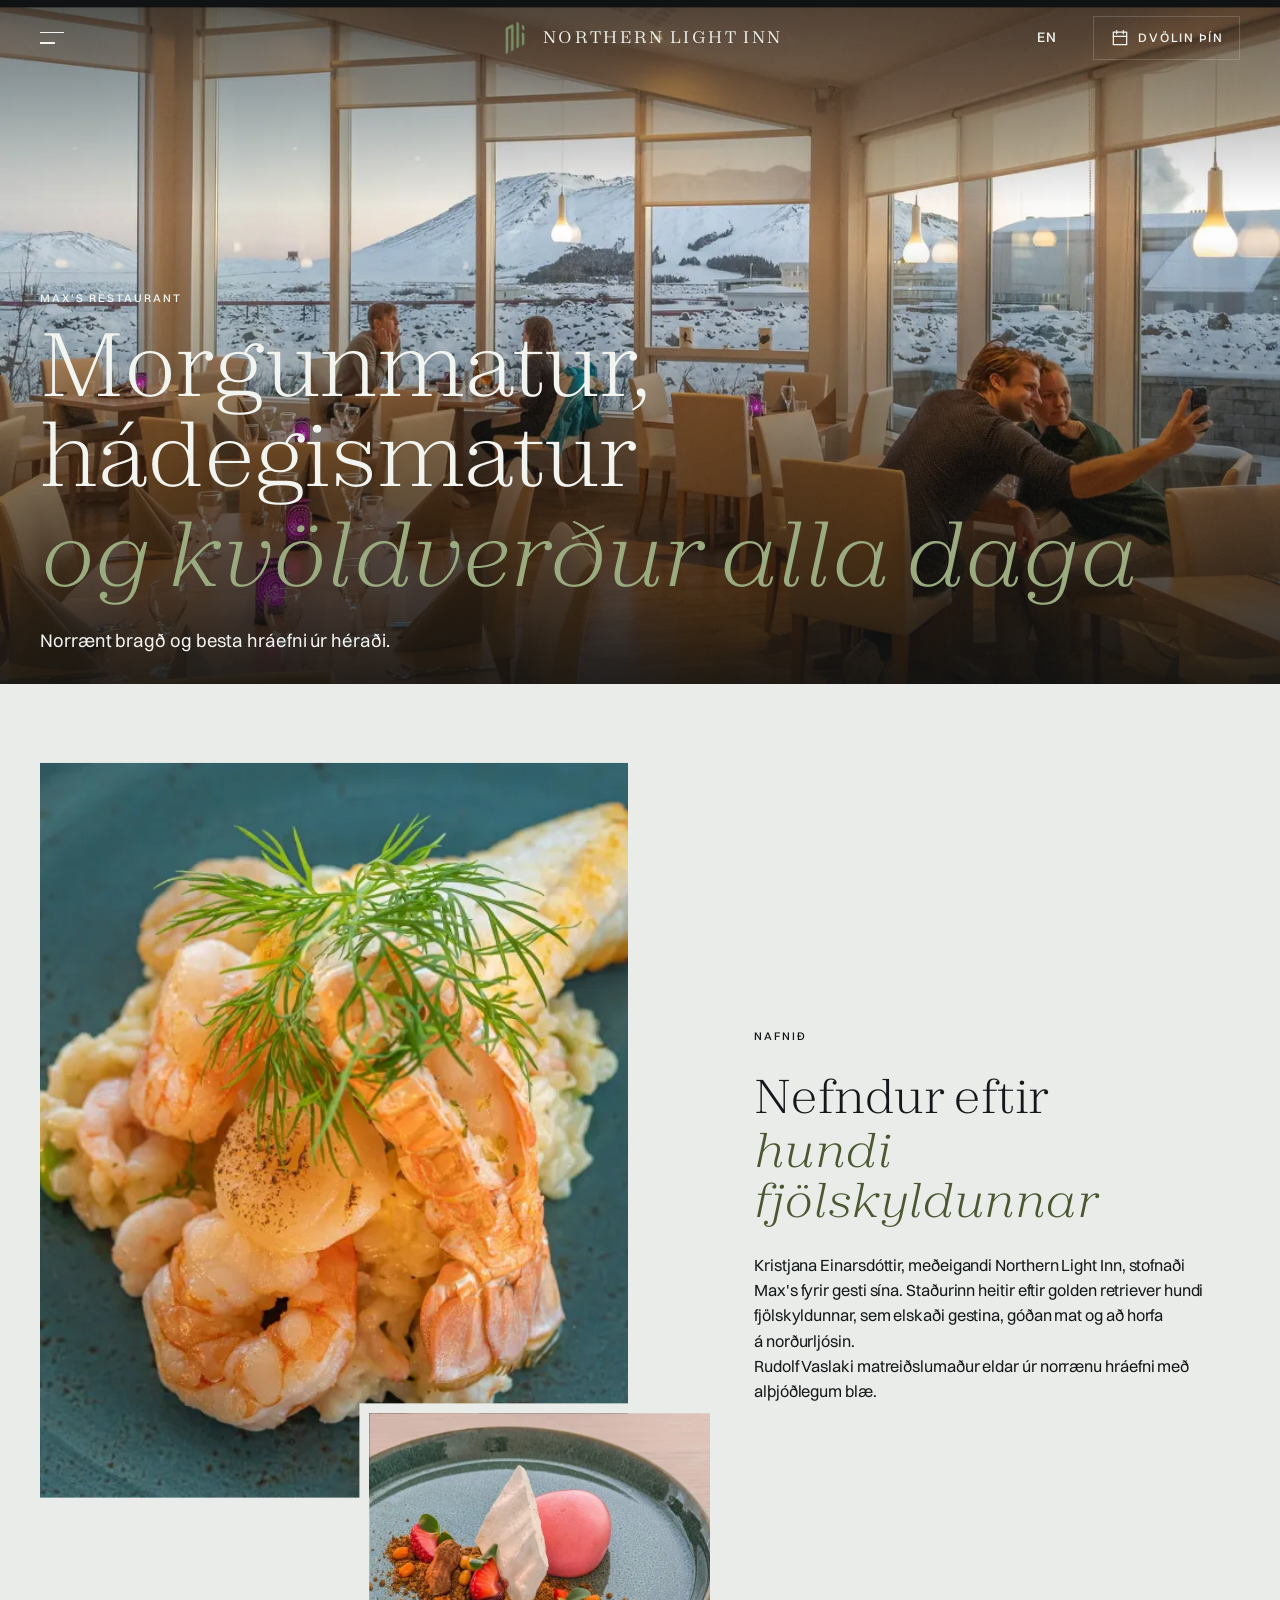
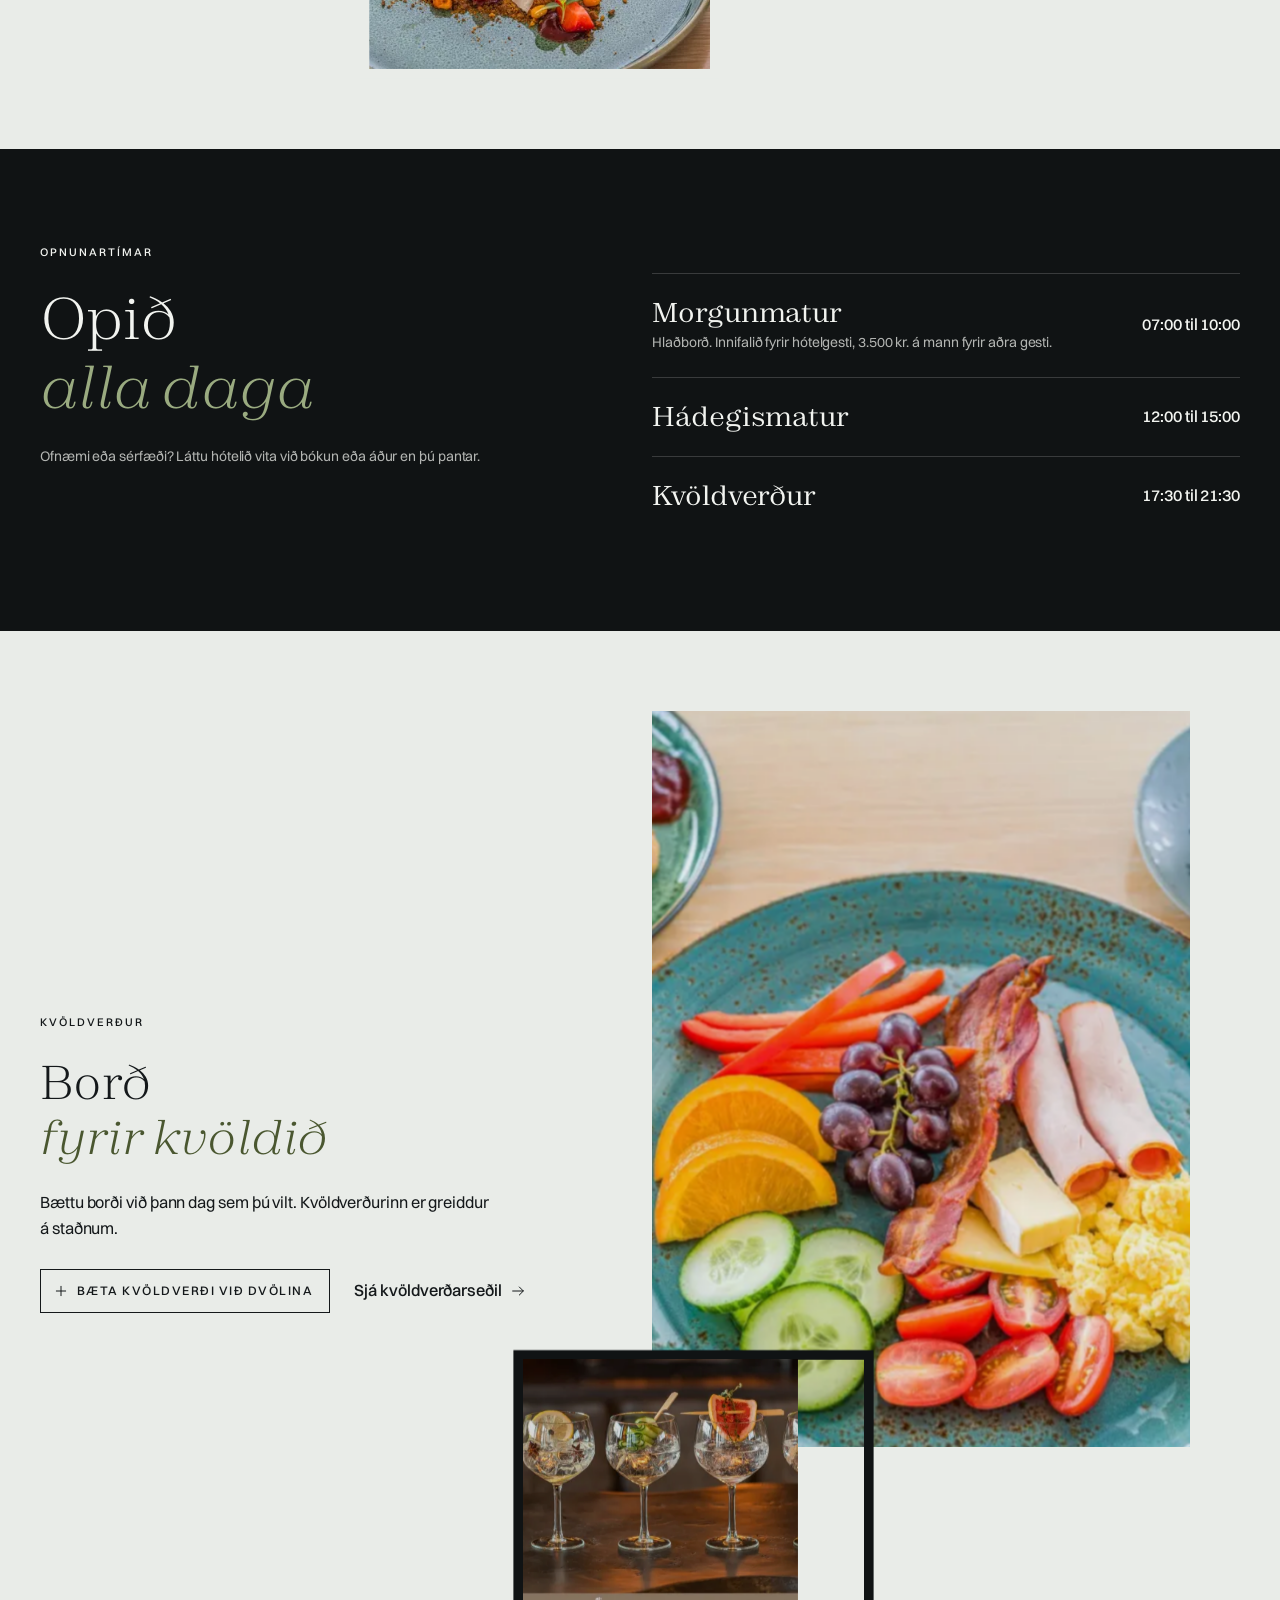
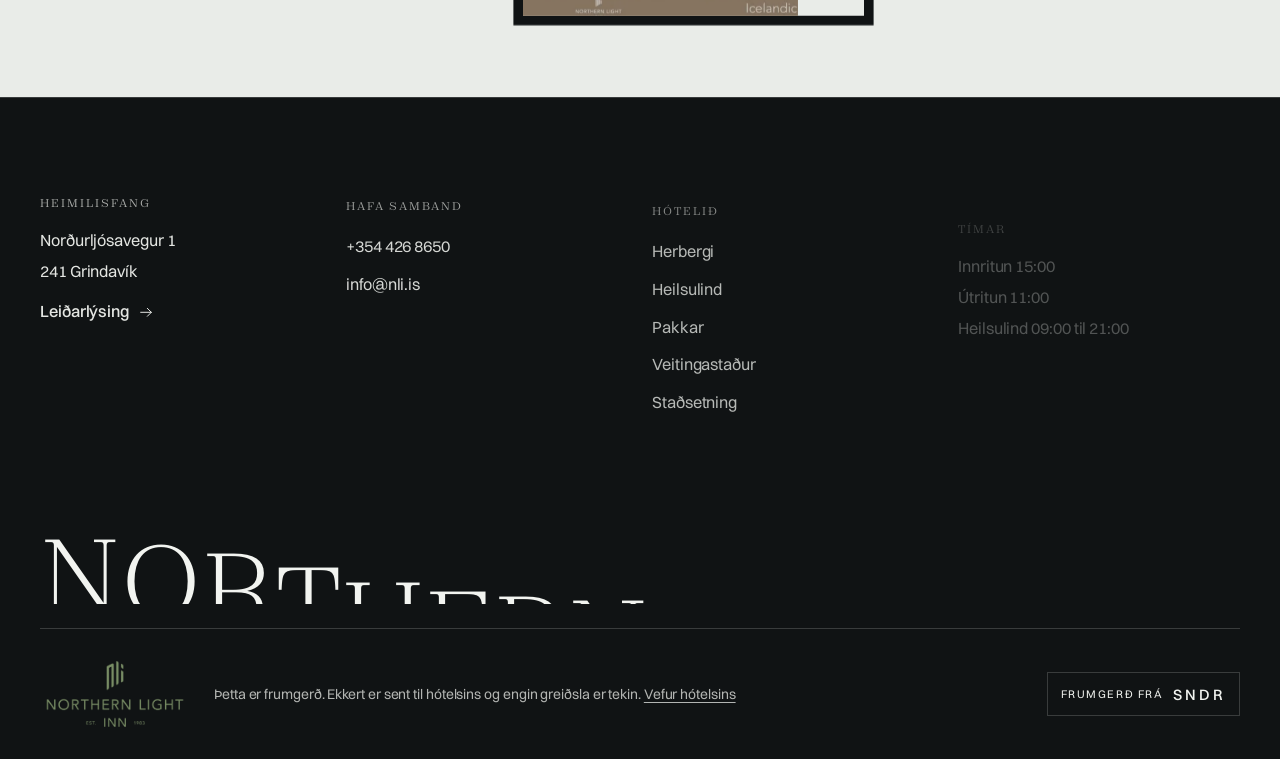
<file: is/veitingastadur/index.html>
<!doctype html><html lang="is"><head><meta charset="utf-8"><meta name="viewport" content="width=device-width, initial-scale=1, viewport-fit=cover"><meta name="robots" content="noindex, nofollow"><meta name="theme-color" content="#101314"><title>Max's Restaurant | Northern Light Inn</title><meta name="description" content="Norrænt bragð og besta hráefni úr héraði."><script>/* focus-guard: a focus ring only for people using a keyboard.

   The bug it ends: a menu, drawer or dialog opens and its FIRST link (or the dialog's close button)
   is outlined, as if it were selected. Cause: opening code calls first.focus(), or <dialog>.showModal()
   focuses the first control by itself. When nothing was focused before, the browser decides the ring is
   wanted. Safari never focuses a button on click and a touch tap never does either, so on iPhone,
   iPad and Safari the very first tap paints the ring. Chrome with a mouse hides it, which is why it
   passes the desktop check and then reappears on Sindri's phone.

   How: remember the last input kind on <html data-input="pointer|key"> and let focus-guard.css drop the
   ring while the last input was a pointer. Keyboard users keep every ring. Load before everything else
   (inline in <head>, ~400 bytes), no dependencies. Doc: _tools/focus-guard/README.md */
(function () {
  var root = document.documentElement;
  function set(v) { if (root.getAttribute('data-input') !== v) root.setAttribute('data-input', v); }
  addEventListener('pointerdown', function () { set('pointer'); }, true);
  addEventListener('keydown', function (e) {
    if (e.key === 'Shift' || e.key === 'Control' || e.key === 'Alt' || e.key === 'Meta') return;
    set('key');
  }, true);
})();
</script><link rel="icon" type="image/png" href="../../favicon.png"><link rel="apple-touch-icon" href="../../apple-touch-icon.png"><link rel="alternate" hreflang="en" href="../../restaurant/"><link rel="alternate" hreflang="is" href="../../is/veitingastadur/"><link rel="preload" href="../../assets/fonts/Zodiak-Light.woff2" as="font" type="font/woff2" crossorigin><link rel="preload" href="../../assets/fonts/Switzer-Regular.woff2" as="font" type="font/woff2" crossorigin><link rel="preload" as="image" type="image/webp" imagesrcset="../../assets/img/dining2-480.webp 480w, ../../assets/img/dining2-960.webp 960w, ../../assets/img/dining2-1440.webp 1440w, ../../assets/img/dining2-2160.webp 2160w" imagesizes="100vw"><link rel="stylesheet" href="../../assets/css/base.css"><link rel="stylesheet" href="../../assets/css/site.css"><link rel="stylesheet" href="../../assets/css/stay.css"><script>window.NLI={"lang":"is","locale":"is-IS","dates":{"wd":["sun.","mán.","þri.","mið.","fim.","fös.","lau."],"wdLong":["sunnudagur","mánudagur","þriðjudagur","miðvikudagur","fimmtudagur","föstudagur","laugardagur"],"mo":["jan.","feb.","mars","apr.","maí","júní","júlí","ágúst","sept.","okt.","nóv.","des."],"moLong":["janúar","febrúar","mars","apríl","maí","júní","júlí","ágúst","september","október","nóvember","desember"],"narrow":["M","Þ","M","F","F","L","S"],"dot":"."},"t":{"step1":"Nætur","step2":"Dagar","step3":"Innborgun","s1Title":"Hvenær kemurðu?","s2Title":"Bættu við hvern dag","s3Title":"Dvölin þín","pickArrival":"Veldu komudag","to":"til","nights":"Nætur","night":"nótt","guests":"Gestir","guestsShort":"gestir","guestOne":"gestur","room":"Herbergi","roomAny":"Herbergi valið í bókunarvél","roomRate":"Verð úr bókunarvél","engineNote":"Verð og framboð herbergja koma úr bókunarvél hótelsins. Í þessari frumgerð er herbergið ekki tekið frá.","fewer":"Færri","more":"Fleiri","prevMonth":"Fyrri mánuður","nextMonth":"Næsti mánuður","arrivalDay":"Koma","departureDay":"Brottför","day":"Dagur","addTo":"Bæta við","time":"Tími","sample":"sýnishorn","taken":"upptekið","forGuests":"Fyrir hve marga?","cancel":"Hætta við","add":"Bæta við","remove":"Fjarlægja","closedShort":"Lokað","includedShort":"Innifalið","pendingNote":"{item} bætist við þegar þú hefur valið dagana.","next1":"Áfram í dagana","next2":"Yfirlit","pay":"Greiða innborgun","back":"Til baka","itemOne":"liður","itemMany":"liðir","noItems":"Engu bætt við enn","extrasTotal":"Meðferðir og aukahlutir","depositToday":"Innborgun í dag","atHotel":"Greitt á hótelinu","name":"Nafn","email":"Netfang","depositNote":"Frumgerð: engin greiðsla er tekin og ekkert er sent. Hlutfall innborgunar er dæmi.","nothingAdded":"Engum meðferðum eða aukahlutum bætt við.","doneTitle":"Þetta er frumgerð","doneBody":"Ekkert var sent til hótelsins, ekkert var vistað og engin greiðsla var tekin. Á fullbúnum vef er innborgunin tekin í þessu skrefi og hótelið fær dagskrána hér að neðan.","doneRoom":"Herbergin eru áfram í bókunarvél hótelsins.","openEngine":"Opna bókunarvélina","startOver":"Byrja upp á nýtt","close":"Loka","pickDate":"Veldu dag","tableOnly":"Borð","free":"Greitt á staðnum","title":"Dvölin þín","soldOut":"Uppselt"},"depositRate":0.2,"maxGuests":4,"bookUrl":"https://www.simplebooking.it/ibe2/hotel/5333?lang=EN&cur=ISK","rooms":[{"id":"deluxe","name":"Deluxe herbergi","max":2,"meta":"30 m² · King rúm eða tvö einbreið"},{"id":"superior","name":"Superior herbergi","max":2,"meta":"27 m² · Queen rúm eða tvö einbreið"},{"id":"double","name":"Hjónaherbergi","max":2,"meta":"22 m² · Eitt rúm, 180 cm"},{"id":"twin","name":"Tveggja rúma herbergi","max":2,"meta":"20 m² · Tvö einbreið rúm"},{"id":"triple","name":"Þriggja manna herbergi","max":3,"meta":"27 m² · Queen rúm og einbreitt rúm"},{"id":"family","name":"Fjölskylduherbergi","max":4,"meta":"30 m² · Queen rúm og tvö einbreið rúm"}],"extras":[{"id":"massage","icon":"massage","name":"Nudd","short":"Nudd","note":"","times":["10:00","11:30","14:00","15:30","17:00","18:30"],"options":[{"id":"60","label":"60 mín","price":19500},{"id":"90","label":"90 mín","price":26500}]},{"id":"reiki","icon":"spa","name":"Reiki","short":"Reiki","note":"60 mín","times":["10:00","11:30","14:00","15:30","17:00"],"options":[{"id":"reiki","label":"Reiki heilun","price":19500},{"id":"epe","label":"Reiki og EPE","price":19500}]},{"id":"recovery","icon":"clock","name":"Endurheimt","short":"Endurheimt","note":"","times":["09:30","11:00","13:00","15:00","17:00","19:00"],"options":[{"id":"compression","label":"Þrýstimeðferð, 25 mín","price":3995},{"id":"blanket","label":"Innrautt teppi, 45 mín","price":5995}]},{"id":"spa","icon":"moon","name":"Heilsulind","short":"Heilsulind","note":"Opið 09:00 til 21:00","times":[],"perPerson":true,"includedRooms":["deluxe","superior"],"options":[{"id":"day","label":"Dagsaðgangur","price":2500}]},{"id":"dinner","icon":"dinner","name":"Kvöldverður á Max's","short":"Kvöldverður","note":"Borðapöntun, greitt á staðnum","times":["17:30","18:00","18:30","19:00","19:30","20:00","20:30","21:00"],"perPerson":true,"options":[{"id":"table","label":"Borð","price":0}]},{"id":"floating","icon":"floating","name":"Aurora Floating","short":"Flot","closed":true,"closedNote":"Aurora Floating er lokað eins og er.","times":[],"options":[{"id":"60","label":"60 mín","price":7000}]}],"packages":[{"id":"dekur","name":"Dekurdvöl","nights":1,"maxGuests":2,"dates":[{"date":"2026-11-27","sold":true},{"date":"2026-11-28","sold":true},{"date":"2026-12-04","sold":true},{"date":"2026-12-05","sold":false}],"rules":[{"room":"deluxe","guests":1,"price":48700},{"room":"deluxe","price":32300,"pp":true},{"guests":1,"price":38700},{"price":27300,"pp":true}]},{"id":"prjono","name":"Prjónahelgi","nights":2,"minGuests":2,"dates":[{"date":"2027-04-16","sold":false}],"rules":[{"room":"deluxe","price":54490,"pp":true},{"guests":4,"price":39990,"pp":true},{"guests":3,"price":41990,"pp":true},{"price":46990,"pp":true}]}]}</script><script defer src="../../assets/vendor/gsap.min.js"></script><script defer src="../../assets/vendor/ScrollTrigger.min.js"></script><script defer src="../../assets/vendor/CustomEase.min.js"></script><script type="module" src="../../assets/js/main.js"></script></head><body class="page-restaurant"><a class="skip-link" href="#main">Beint í efni</a><header class="site-header has-page-hero">
 <button type="button" class="menu-toggle" aria-controls="menu-panel" aria-expanded="false" aria-haspopup="dialog" aria-label="Valmynd"><span class="burger" aria-hidden="true"><i></i><i></i></span></button>
 <a class="brand" href="../../is/" aria-label="Northern Light Inn, forsíða"><img src="../../assets/logo/icon.png" width="40" height="40" alt=""><span class="brand-word" translate="no" aria-hidden="true"><i>N</i><i>o</i><i>r</i><i>t</i><i>h</i><i>e</i><i>r</i><i>n</i><i>&nbsp;</i><i>L</i><i>i</i><i>g</i><i>h</i><i>t</i><i>&nbsp;</i><i>I</i><i>n</i><i>n</i></span></a>
 <div class="header-right"><a class="lang" href="../../restaurant/" lang="en" hreflang="en" aria-label="English">EN</a><button type="button" class="btn-stay" data-stay-open aria-haspopup="dialog" aria-controls="stay-dialog"><svg class="icon" viewBox="0 0 24 24" width="20" height="20" fill="none" stroke="currentColor" stroke-width="1.5" stroke-linecap="round" stroke-linejoin="round" aria-hidden="true" ><rect x="4" y="5" width="16" height="15"/><path d="M4 10h16M8 3v4M16 3v4"/></svg><span>Dvölin þín</span><b data-stay-count hidden></b></button></div>
</header>
<dialog class="menu-panel" id="menu-panel" aria-label="Valmynd" tabindex="-1">
 <div class="menu-curtain menu-curtain--lead" aria-hidden="true"></div><div class="menu-curtain" aria-hidden="true"></div>
 <div class="menu-top"><button type="button" class="menu-close" aria-label="Loka"><span class="burger" aria-hidden="true"><i></i><i></i></span></button><a class="brand" href="../../is/" aria-label="Northern Light Inn, forsíða"><img src="../../assets/logo/icon.png" width="40" height="40" alt=""><span class="brand-word" translate="no" aria-hidden="true"><i>N</i><i>o</i><i>r</i><i>t</i><i>h</i><i>e</i><i>r</i><i>n</i><i>&nbsp;</i><i>L</i><i>i</i><i>g</i><i>h</i><i>t</i><i>&nbsp;</i><i>I</i><i>n</i><i>n</i></span></a><span></span></div>
 <div class="menu-body">
  <nav aria-label="Aðalvalmynd"><a href="../../is/herbergi/" data-menu="rooms" ><span class="menu-num" aria-hidden="true">01</span><span class="menu-mask"><span class="menu-word">Herbergi</span></span></a><a href="../../is/heilsulind/" data-menu="wellness" ><span class="menu-num" aria-hidden="true">02</span><span class="menu-mask"><span class="menu-word">Heilsulind</span></span></a><a href="../../is/pakkar/" data-menu="packages" ><span class="menu-num" aria-hidden="true">03</span><span class="menu-mask"><span class="menu-word">Pakkar</span></span></a><a href="../../is/veitingastadur/" data-menu="restaurant" aria-current="page"><span class="menu-num" aria-hidden="true">04</span><span class="menu-mask"><span class="menu-word">Veitingastaður</span></span></a><a href="../../is/stadsetning/" data-menu="location" ><span class="menu-num" aria-hidden="true">05</span><span class="menu-mask"><span class="menu-word">Staðsetning</span></span></a></nav>
  <div class="menu-photo" aria-hidden="true"><div class="menu-photo-frame"><div class="menu-shot" data-shot="home"><picture><source type="image/webp" srcset="../../assets/img/exterior-480.webp 480w, ../../assets/img/exterior-960.webp 960w, ../../assets/img/exterior-1440.webp 1440w, ../../assets/img/exterior-2160.webp 2160w" sizes="(max-width:1023px) 1px, 34vw"><img src="../../assets/img/exterior-960.jpg" srcset="../../assets/img/exterior-480.jpg 480w, ../../assets/img/exterior-960.jpg 960w, ../../assets/img/exterior-1440.jpg 1440w, ../../assets/img/exterior-2160.jpg 2160w" sizes="(max-width:1023px) 1px, 34vw" width="2500" height="1667" alt="" loading="lazy"  decoding="async"></picture></div><div class="menu-shot" data-shot="rooms"><picture><source type="image/webp" srcset="../../assets/img/deluxe-480.webp 480w, ../../assets/img/deluxe-960.webp 960w, ../../assets/img/deluxe-1440.webp 1440w, ../../assets/img/deluxe-2160.webp 2160w" sizes="(max-width:1023px) 1px, 34vw"><img src="../../assets/img/deluxe-960.jpg" srcset="../../assets/img/deluxe-480.jpg 480w, ../../assets/img/deluxe-960.jpg 960w, ../../assets/img/deluxe-1440.jpg 1440w, ../../assets/img/deluxe-2160.jpg 2160w" sizes="(max-width:1023px) 1px, 34vw" width="2500" height="1667" alt="" loading="lazy"  decoding="async"></picture></div><div class="menu-shot" data-shot="wellness"><picture><source type="image/webp" srcset="../../assets/img/sauna-480.webp 480w, ../../assets/img/sauna-960.webp 960w, ../../assets/img/sauna-1440.webp 1440w, ../../assets/img/sauna-2160.webp 2160w" sizes="(max-width:1023px) 1px, 34vw"><img src="../../assets/img/sauna-960.jpg" srcset="../../assets/img/sauna-480.jpg 480w, ../../assets/img/sauna-960.jpg 960w, ../../assets/img/sauna-1440.jpg 1440w, ../../assets/img/sauna-2160.jpg 2160w" sizes="(max-width:1023px) 1px, 34vw" width="2500" height="1667" alt="" loading="lazy"  decoding="async"></picture></div><div class="menu-shot" data-shot="packages"><picture><source type="image/webp" srcset="../../assets/img/xmas-480.webp 480w, ../../assets/img/xmas-960.webp 960w, ../../assets/img/xmas-1440.webp 1440w, ../../assets/img/xmas-2160.webp 2160w" sizes="(max-width:1023px) 1px, 34vw"><img src="../../assets/img/xmas-960.jpg" srcset="../../assets/img/xmas-480.jpg 480w, ../../assets/img/xmas-960.jpg 960w, ../../assets/img/xmas-1440.jpg 1440w, ../../assets/img/xmas-2160.jpg 2160w" sizes="(max-width:1023px) 1px, 34vw" width="2500" height="1664" alt="" loading="lazy"  decoding="async"></picture></div><div class="menu-shot is-on" data-shot="restaurant"><picture><source type="image/webp" srcset="../../assets/img/restaurant-480.webp 480w, ../../assets/img/restaurant-960.webp 960w, ../../assets/img/restaurant-1440.webp 1440w, ../../assets/img/restaurant-2160.webp 2160w" sizes="(max-width:1023px) 1px, 34vw"><img src="../../assets/img/restaurant-960.jpg" srcset="../../assets/img/restaurant-480.jpg 480w, ../../assets/img/restaurant-960.jpg 960w, ../../assets/img/restaurant-1440.jpg 1440w, ../../assets/img/restaurant-2160.jpg 2160w" sizes="(max-width:1023px) 1px, 34vw" width="2500" height="1668" alt="" loading="lazy"  decoding="async"></picture></div><div class="menu-shot" data-shot="location"><picture><source type="image/webp" srcset="../../assets/img/moss-480.webp 480w, ../../assets/img/moss-960.webp 960w, ../../assets/img/moss-1440.webp 1440w, ../../assets/img/moss-2160.webp 2160w" sizes="(max-width:1023px) 1px, 34vw"><img src="../../assets/img/moss-960.jpg" srcset="../../assets/img/moss-480.jpg 480w, ../../assets/img/moss-960.jpg 960w, ../../assets/img/moss-1440.jpg 1440w, ../../assets/img/moss-2160.jpg 2160w" sizes="(max-width:1023px) 1px, 34vw" width="2500" height="1667" alt="" loading="lazy"  decoding="async"></picture></div></div></div>
 </div>
 <div class="menu-foot"><p class="small">Norðurljósavegur 1 · 241 Grindavík</p><a href="tel:+3544268650">+354 426 8650</a><a href="mailto:info@nli.is">info@nli.is</a><a class="lang" href="../../restaurant/" lang="en" hreflang="en" aria-label="English">EN</a></div>
</dialog><main id="main"><section class="page-hero" aria-labelledby="page-title"><div class="page-hero-drift"><div class="page-hero-photo"><picture><source type="image/webp" srcset="../../assets/img/dining2-480.webp 480w, ../../assets/img/dining2-960.webp 960w, ../../assets/img/dining2-1440.webp 1440w, ../../assets/img/dining2-2160.webp 2160w" sizes="100vw"><img src="../../assets/img/dining2-960.jpg" srcset="../../assets/img/dining2-480.jpg 480w, ../../assets/img/dining2-960.jpg 960w, ../../assets/img/dining2-1440.jpg 1440w, ../../assets/img/dining2-2160.jpg 2160w" sizes="100vw" width="2500" height="1667" alt="Gestir á Max's við gluggana" loading="eager" fetchpriority="high" decoding="async"></picture></div></div><div class="page-hero-shade"></div><div class="wrap page-hero-copy"><p class="eyebrow">Max's Restaurant</p><h1 id="page-title"><span class="line"><span>Morgunmatur, hádegismatur</span></span><span class="line"><em>og kvöldverður alla daga</em></span></h1><p class="lede">Norrænt bragð og besta hráefni úr héraði.</p></div></section>
<section class="on-steam pad"><div class="wrap split">
 <div class="collage" data-sweep><div class="collage-large" data-drift="-3,3"><div class="photo-frame "><picture><source type="image/webp" srcset="../../assets/img/shrimp-480.webp 480w, ../../assets/img/shrimp-960.webp 960w, ../../assets/img/shrimp-1440.webp 1440w, ../../assets/img/shrimp-2160.webp 2160w" sizes="(max-width:767px) 90vw, 47vw"><img src="../../assets/img/shrimp-960.jpg" srcset="../../assets/img/shrimp-480.jpg 480w, ../../assets/img/shrimp-960.jpg 960w, ../../assets/img/shrimp-1440.jpg 1440w, ../../assets/img/shrimp-2160.jpg 2160w" sizes="(max-width:767px) 90vw, 47vw" width="2500" height="1667" alt="Rækjuréttur á Max's" loading="lazy"  decoding="async"></picture></div></div><div class="collage-small" data-drift="8,-8"><div class="photo-frame "><picture><source type="image/webp" srcset="../../assets/img/dessert-480.webp 480w, ../../assets/img/dessert-960.webp 960w, ../../assets/img/dessert-1440.webp 1440w" sizes="(max-width:767px) 56vw, 26vw"><img src="../../assets/img/dessert-960.jpg" srcset="../../assets/img/dessert-480.jpg 480w, ../../assets/img/dessert-960.jpg 960w, ../../assets/img/dessert-1440.jpg 1440w" sizes="(max-width:767px) 56vw, 26vw" width="2048" height="1366" alt="Eftirréttur á Max's" loading="lazy"  decoding="async"></picture></div></div></div>
 <div class="split-copy"><div class="reveal "><div data-rise><p class="eyebrow">Nafnið</p></div></div><h2 data-heading ><span class="line"><span>Nefndur eftir</span></span><span class="line"><em>hundi fjölskyldunnar</em></span></h2><div class="reveal "><div data-rise><p>Kristjana Einarsdóttir, meðeigandi Northern Light Inn, stofnaði Max's fyrir gesti sína. Staðurinn heitir eftir golden retriever hundi fjölskyldunnar, sem elskaði gestina, góðan mat og að horfa á norðurljósin.</p></div></div><div class="reveal "><div data-rise><p>Rudolf Vaslaki matreiðslumaður eldar úr norrænu hráefni með alþjóðlegum blæ.</p></div></div></div>
</div></section>
<section class="pad"><div class="wrap included-grid"><div class="section-head"><div class="reveal "><div data-rise><p class="eyebrow">Opnunartímar</p></div></div><h2 data-heading ><span class="line"><span>Opið</span></span><span class="line"><em>alla daga</em></span></h2><div class="reveal "><div data-rise><p class="small muted">Ofnæmi eða sérfæði? Láttu hótelið vita við bókun eða áður en þú pantar.</p></div></div></div>
 <ul class="rows rows--big" data-rows><li class="row"><span class="row-rule" aria-hidden="true"></span><span class="row-title">Morgunmatur<small class="muted">Hlaðborð. Innifalið fyrir hótelgesti, 3.500 kr. á mann fyrir aðra gesti.</small></span><b class="row-price">07:00 til 10:00</b></li><li class="row"><span class="row-rule" aria-hidden="true"></span><span class="row-title">Hádegismatur</span><b class="row-price">12:00 til 15:00</b></li><li class="row"><span class="row-rule" aria-hidden="true"></span><span class="row-title">Kvöldverður</span><b class="row-price">17:30 til 21:30</b></li></ul></div></section>
<section class="on-steam pad"><div class="wrap split split--flip">
 <div class="split-copy"><div class="reveal "><div data-rise><p class="eyebrow">Kvöldverður</p></div></div><h2 data-heading ><span class="line"><span>Borð</span></span><span class="line"><em>fyrir kvöldið</em></span></h2><div class="reveal "><div data-rise><p>Bættu borði við þann dag sem þú vilt. Kvöldverðurinn er greiddur á staðnum.</p></div></div><div class="reveal "><div data-rise><div class="actions"><button type="button" class="btn-add " data-stay-open aria-haspopup="dialog" aria-controls="stay-dialog" data-stay-add="dinner"><svg class="icon" viewBox="0 0 24 24" width="20" height="20" fill="none" stroke="currentColor" stroke-width="1.5" stroke-linecap="round" stroke-linejoin="round" aria-hidden="true" ><path d="M12 5v14M5 12h14"/></svg><span>Bæta kvöldverði við dvölina</span></button><a class="btn-text " href="https://www.nli.is/dinner" target="_blank" rel="noopener">Sjá kvöldverðarseðil<svg class="icon" viewBox="0 0 24 24" width="20" height="20" fill="none" stroke="currentColor" stroke-width="1.5" stroke-linecap="round" stroke-linejoin="round" aria-hidden="true" ><path d="M4 12h16M14 6l6 6-6 6"/></svg></a></div></div></div></div>
 <div class="collage collage--right" data-sweep><div class="collage-large" data-drift="-3,3"><div class="photo-frame "><picture><source type="image/webp" srcset="../../assets/img/breakfast-480.webp 480w, ../../assets/img/breakfast-960.webp 960w, ../../assets/img/breakfast-1440.webp 1440w, ../../assets/img/breakfast-2160.webp 2160w" sizes="(max-width:767px) 90vw, 47vw"><img src="../../assets/img/breakfast-960.jpg" srcset="../../assets/img/breakfast-480.jpg 480w, ../../assets/img/breakfast-960.jpg 960w, ../../assets/img/breakfast-1440.jpg 1440w, ../../assets/img/breakfast-2160.jpg 2160w" sizes="(max-width:767px) 90vw, 47vw" width="2500" height="1667" alt="Morgunmatur á Max's" loading="lazy"  decoding="async"></picture></div></div><div class="collage-small" data-drift="8,-8"><div class="photo-frame "><picture><source type="image/webp" srcset="../../assets/img/gin-480.webp 480w, ../../assets/img/gin-960.webp 960w, ../../assets/img/gin-1440.webp 1440w, ../../assets/img/gin-2160.webp 2160w" sizes="(max-width:767px) 56vw, 26vw"><img src="../../assets/img/gin-960.jpg" srcset="../../assets/img/gin-480.jpg 480w, ../../assets/img/gin-960.jpg 960w, ../../assets/img/gin-1440.jpg 1440w, ../../assets/img/gin-2160.jpg 2160w" sizes="(max-width:767px) 56vw, 26vw" width="2480" height="1890" alt="Íslenskt gin og tónik á barnum" loading="lazy"  decoding="async"></picture></div></div></div>
</div></section></main><footer class="site-footer"><div class="wrap">
 <div class="footer-columns" data-cards>
  <div class="footer-column"><h2 class="eyebrow">Heimilisfang</h2><p>Norðurljósavegur 1</p><p>241 Grindavík</p><a class="btn-text" href="https://www.google.com/maps/search/?api=1&amp;query=Northern+Light+Inn+Grindavik" target="_blank" rel="noopener">Leiðarlýsing<svg class="icon" viewBox="0 0 24 24" width="20" height="20" fill="none" stroke="currentColor" stroke-width="1.5" stroke-linecap="round" stroke-linejoin="round" aria-hidden="true" ><path d="M4 12h16M14 6l6 6-6 6"/></svg></a></div>
  <div class="footer-column"><h2 class="eyebrow">Hafa samband</h2><a href="tel:+3544268650">+354 426 8650</a><a href="mailto:info@nli.is">info@nli.is</a></div>
  <nav class="footer-column" aria-label="Hótelið"><h2 class="eyebrow">Hótelið</h2><a href="../../is/herbergi/">Herbergi</a><a href="../../is/heilsulind/">Heilsulind</a><a href="../../is/pakkar/">Pakkar</a><a href="../../is/veitingastadur/">Veitingastaður</a><a href="../../is/stadsetning/">Staðsetning</a></nav>
  <div class="footer-column"><h2 class="eyebrow">Tímar</h2><p>Innritun 15:00</p><p>Útritun 11:00</p><p>Heilsulind 09:00 til 21:00</p></div>
 </div>
 <div class="footer-wordmark" role="img" aria-label="Northern Light Inn"><span class="fit-line fit-wide" aria-hidden="true"><span>N</span><span>O</span><span>R</span><span>T</span><span>H</span><span>E</span><span>R</span><span>N</span><span class="sp">&nbsp;</span><span>L</span><span>I</span><span>G</span><span>H</span><span>T</span><span class="sp">&nbsp;</span><span>I</span><span>N</span><span>N</span></span><span class="fit-line fit-narrow" aria-hidden="true"><span>N</span><span>O</span><span>R</span><span>T</span><span>H</span><span>E</span><span>R</span><span>N</span></span><span class="fit-line fit-narrow" aria-hidden="true"><span>L</span><span>I</span><span>G</span><span>H</span><span>T</span><span class="sp">&nbsp;</span><span>I</span><span>N</span><span>N</span></span></div>
 <div class="footer-legal small"><img class="footer-logo" src="../../assets/logo/full.png" width="720" height="393" alt="Northern Light Inn, est. 1983" loading="lazy"><p class="proto-note">Þetta er frumgerð. Ekkert er sent til hótelsins og engin greiðsla er tekin. <a class="plain-link" href="https://www.nli.is" target="_blank" rel="noopener">Vefur hótelsins</a></p><a class="sndr-badge" href="https://sndrstudio.is" target="_blank" rel="noopener" aria-label="Frumgerð frá SNDR Studio"><span>Frumgerð frá</span><b>SNDR</b></a></div>
</div></footer><dialog class="stay-dialog" id="stay-dialog" aria-labelledby="stay-title" tabindex="-1">
 <div class="sheet-backdrop" aria-hidden="true"></div>
 <div class="stay-sheet on-steam" tabindex="-1" data-lenis-prevent>
  <div class="stay-top"><p class="eyebrow">Dvölin þín</p><ol class="stay-steps"></ol><button type="button" class="stay-close icon-btn" aria-label="Loka"><svg class="icon" viewBox="0 0 24 24" width="20" height="20" fill="none" stroke="currentColor" stroke-width="1.5" stroke-linecap="round" stroke-linejoin="round" aria-hidden="true" ><path d="M6 6l12 12M18 6L6 18"/></svg></button></div>
  <div class="stay-body"></div>
  <div class="stay-foot"></div>
 </div>
</dialog></body></html>
</file>
<file: assets/css/base.css>
@font-face{font-family:Zodiak;src:url('../fonts/Zodiak-Light.woff2') format('woff2');font-weight:300;font-style:normal;font-display:swap}
@font-face{font-family:Zodiak;src:url('../fonts/Zodiak-LightItalic.woff2') format('woff2');font-weight:300;font-style:italic;font-display:swap}
@font-face{font-family:Zodiak;src:url('../fonts/Zodiak-Regular.woff2') format('woff2');font-weight:400;font-style:normal;font-display:swap}
@font-face{font-family:Switzer;src:url('../fonts/Switzer-Regular.woff2') format('woff2');font-weight:400;font-display:swap}
@font-face{font-family:Switzer;src:url('../fonts/Switzer-Medium.woff2') format('woff2');font-weight:500;font-display:swap}
:root{
 --basalt:#101314;--basalt-2:#1A1F21;--basalt-3:#262D30;--steam:#E9ECE8;--steam-2:#DBE0DA;--ink:#14181A;--ink-2:#465055;--snow:#F2F4F0;--snow-2:rgba(242,244,240,.72);
 --moss:#4A5730;--aurora:#8FE3B4;--aurora-deep:#1F6B4A;--lagoon:#A9CBD3;--line:rgba(20,24,26,.18);--line-dark:rgba(242,244,240,.18);
 --serif:Zodiak,Georgia,serif;--sans:Switzer,Arial,sans-serif;
 --display:10vw;--h1:clamp(2.6rem,5.8vw,5.25rem);--h2:clamp(2.2rem,4.6vw,4.1rem);--h3:1.7rem;--h4:1.25rem;--body:1.02rem;--small:.875rem;--eyebrow:.7rem;--button:.78rem;
 --s-xs:.8rem;--s-sm:1.75rem;--s-md:6rem;--s-lg:10rem;--pad:1.5rem;--gutter:1.5rem;--outer:2.5rem;--max:1600px;--measure:34em;--header:76px;--touch:44px;--sheet-w:620px;
 --ease-house:cubic-bezier(.625,.05,0,1);--dur-ui:.7s;--dur-fast:.3s;--dur-press:.15s;--letter-delay:.012s;
}
@media(max-width:1023px){:root{--outer:1.25rem}}
@media(max-width:767px){:root{--s-md:3.75rem;--s-lg:5.5rem;--header:60px;--display:15vw;--h3:1.45rem;--body:1rem}}
*{box-sizing:border-box}
html{color-scheme:dark;background:var(--basalt);scroll-padding-top:var(--header);-webkit-text-size-adjust:100%}
body{margin:0;background:var(--basalt);color:var(--snow);font-family:var(--sans);font-size:var(--body);line-height:1.55;letter-spacing:-.005em;overflow-x:clip;overscroll-behavior-x:none}
h1,h2,h3,h4,p,figure,dl,dd,ul,ol{margin:0}ul,ol{padding:0;list-style:none}
h1,h2,h3{font-family:var(--serif);font-weight:300}
h1{font-size:var(--h1);line-height:1;letter-spacing:-.015em}
h2{font-size:var(--h2);line-height:1.04;letter-spacing:-.012em}
h3{font-size:var(--h3);font-weight:400;line-height:1.15}
h4{font:500 var(--h4)/1.25 var(--sans)}
em{font-family:var(--serif);font-weight:300;font-style:italic;color:var(--aurora)}
.on-steam em{color:var(--moss)}
p{max-width:var(--measure);text-wrap:pretty}
a{color:inherit;text-decoration:none}
button{font:inherit;color:inherit;cursor:pointer;background:none;padding:0}
:where(button,input,select){appearance:none;border:0;border-radius:0}
button,a{-webkit-tap-highlight-color:transparent}
img{display:block;width:100%;height:100%;object-fit:cover}picture{display:block;width:100%;height:100%}
svg{display:block}
[hidden]{display:none!important}
:focus-visible{outline:2px solid var(--snow);outline-offset:3px}
.on-steam :focus-visible{outline-color:var(--ink)}
dialog:focus{outline:none}
::selection{background:var(--aurora);color:var(--basalt)}
.wrap{width:calc(100% - var(--outer)*2);max-width:var(--max);margin-inline:auto}
.on-steam{background:var(--steam);color:var(--ink)}
.on-steam-2{background:var(--steam-2)}
.eyebrow{font-size:var(--eyebrow);font-weight:500;letter-spacing:.18em;line-height:1.25;text-transform:uppercase}
.small{font-size:var(--small);line-height:1.45}
.muted{color:var(--snow-2)}.on-steam .muted{color:var(--ink-2)}
.line{display:block;overflow:hidden;padding-block:.14em;margin-block:-.14em}.line>span,.line>em{display:block}
.skip-link{position:fixed;top:0;left:var(--outer);z-index:100;background:var(--snow);color:var(--ink);padding:var(--s-xs);transform:translateY(-110%)}.skip-link:focus{transform:none}
.sr-only{position:absolute;width:1px;height:1px;padding:0;margin:-1px;overflow:hidden;clip:rect(0,0,0,0);white-space:nowrap;border:0}
/* focus-guard.css: pairs with focus-guard.js. No ring after a tap or a click; every ring for the keyboard. */
html[data-input="pointer"] :focus-visible:not(input):not(textarea):not(select):not([contenteditable="true"]){outline:none}
[tabindex="-1"]:focus{outline:none}
button,.btn-primary{touch-action:manipulation;user-select:none;-webkit-user-select:none}
</file>
<file: assets/css/site.css>
/* Northern Light Inn: layout and components. Dark basalt ground, light "steam" bands for reading, sage from the hotel's logo. */
:root{--sage:#9AAB80;--sage-fill:#8E9F74;--sage-deep:#4A5730}
em{color:var(--sage)}.on-steam em{color:var(--sage-deep)}
.h1{font-size:var(--h1);line-height:1;letter-spacing:-.015em}
.icon{flex:none}
/* ---------- header ---------- */
.site-header{position:fixed;inset:0 0 auto;z-index:30;height:var(--header);display:grid;grid-template-columns:1fr auto 1fr;align-items:center;gap:var(--pad);padding-inline:var(--outer);color:var(--snow);border-bottom:1px solid transparent;transition:background-color .4s var(--ease-house),border-color .4s var(--ease-house)}
.site-header.is-solid{background:rgba(16,19,20,.92);-webkit-backdrop-filter:blur(14px);backdrop-filter:blur(14px);border-color:var(--line-dark)}
.brand{display:inline-flex;align-items:center;gap:.7rem;font:400 1.05rem/1 var(--serif);letter-spacing:.14em;text-transform:uppercase;white-space:nowrap;min-height:var(--touch)}
.brand img{width:auto;height:34px}
.header-right{display:flex;align-items:center;justify-content:flex-end;gap:var(--pad)}
.lang{font-size:var(--small);font-weight:500;letter-spacing:.12em;min-width:var(--touch);min-height:var(--touch);display:inline-flex;align-items:center;justify-content:center}
.btn-stay{position:relative;display:inline-flex;align-items:center;gap:.55rem;min-height:var(--touch);padding:.55rem .95rem;border:1px solid var(--line-dark);font-size:var(--button);font-weight:500;letter-spacing:.14em;text-transform:uppercase;white-space:nowrap;transition:background-color var(--dur-fast) var(--ease-house),color var(--dur-fast) var(--ease-house),border-color var(--dur-fast) var(--ease-house),transform var(--dur-press) var(--ease-house)}
.btn-stay b{display:inline-grid;place-items:center;min-width:1.35rem;height:1.35rem;padding-inline:.3rem;border-radius:1rem;background:var(--sage-fill);color:var(--basalt);font-size:.72rem;letter-spacing:0}
.btn-stay:active{transform:scale(.97)}
.burger{position:relative;display:block;width:24px;height:12px}
.burger i:first-child{top:0}.burger i:last-child{top:10.5px}
/* ---------- menu panel ---------- */
.menu-panel,.stay-dialog{border:0;padding:0;margin:0;max-width:none;max-height:none;width:100%;height:100dvh;position:fixed;inset:0;background:transparent;color:var(--snow);overflow:hidden}
.menu-panel::backdrop,.stay-dialog::backdrop{background:transparent}
.menu-panel:not([open]),.stay-dialog:not([open]){display:none}
.icon-btn{display:inline-grid;place-items:center;width:var(--touch);height:var(--touch);flex:none;transition:background-color var(--dur-fast) var(--ease-house),transform var(--dur-press) var(--ease-house)}
.icon-btn:active{transform:scale(.92)}.icon-btn[disabled]{opacity:.3;cursor:default}
/* ---------- buttons ---------- */
.btn-primary{position:relative;display:inline-flex;align-items:center;justify-content:center;min-height:3.25rem;padding:1.05rem 1.6rem;background:var(--snow);color:var(--basalt);font-size:var(--button);font-weight:500;letter-spacing:.14em;line-height:1.2;text-transform:uppercase;white-space:nowrap;isolation:isolate;transition:color var(--dur-ui) var(--ease-house),transform var(--dur-press) var(--ease-house)}
.btn-primary::before{content:'';position:absolute;inset:100% 0 0;background:var(--basalt-3);z-index:-1;transition:inset var(--dur-ui) var(--ease-house)}
.btn-primary--accent{background:var(--sage-fill)}.btn-primary--accent::before{background:var(--snow)}
.on-steam .btn-primary{background:var(--ink);color:var(--snow)}.on-steam .btn-primary::before{background:var(--sage-deep)}
.btn-label{display:flex;overflow:hidden}.btn-letter{position:relative;display:block;white-space:pre;transition:transform var(--dur-ui) var(--ease-house);transition-delay:calc(var(--i)*var(--letter-delay))}.btn-letter::after{content:attr(data-char);position:absolute;top:100%;left:0}
.btn-primary:active{transform:scale(.98)}
.btn-text{display:inline-flex;align-items:center;gap:.5rem;position:relative;min-height:var(--touch);font-weight:500}
.btn-text::after{content:'';position:absolute;left:0;right:0;bottom:.55rem;height:1px;background:currentColor;transform:scaleX(0);transform-origin:right;transition:transform var(--dur-ui) var(--ease-house)}
.btn-text .icon{width:16px;height:16px;transition:transform var(--dur-ui) var(--ease-house)}
.btn-add{display:inline-flex;align-items:center;gap:.5rem;min-height:var(--touch);padding:.6rem 1rem .6rem .75rem;border:1px solid currentColor;font-size:var(--button);font-weight:500;letter-spacing:.12em;text-transform:uppercase;white-space:nowrap;transition:background-color var(--dur-fast) var(--ease-house),color var(--dur-fast) var(--ease-house),border-color var(--dur-fast) var(--ease-house),transform var(--dur-press) var(--ease-house)}
.btn-add .icon{width:16px;height:16px;transition:transform var(--dur-ui) var(--ease-house)}
.btn-add:active{transform:scale(.97)}
@media(hover:hover) and (pointer:fine){
 .btn-primary:hover{color:var(--snow)}.btn-primary--accent:hover{color:var(--basalt)}.btn-primary:hover::before{inset:0}.btn-primary:hover .btn-letter{transform:translateY(-100%)}
 .btn-text:hover::after{transform:scaleX(1);transform-origin:left}.btn-text:hover .icon{transform:translateX(4px)}
 .btn-add:hover{background:var(--snow);color:var(--basalt);border-color:var(--snow)}.on-steam .btn-add:hover{background:var(--ink);color:var(--snow);border-color:var(--ink)}.btn-add:hover .icon{transform:rotate(90deg)}
 .btn-stay:hover{background:var(--snow);color:var(--basalt);border-color:var(--snow)}
 .icon-btn:hover:not([disabled]){background:rgba(242,244,240,.1)}
 .card-media:hover img,.card:hover .card-media img{transform:scale(1.04)}
 .lang:hover{color:var(--sage)}
}
.btn-primary:focus-visible{color:var(--snow)}.btn-primary--accent:focus-visible{color:var(--basalt)}.btn-primary:focus-visible::before{inset:0}.btn-text:focus-visible::after{transform:scaleX(1);transform-origin:left}
@media(hover:none),(pointer:coarse){.btn-text::after{transform:none;opacity:.5}}
/* ---------- hero ---------- */
.hero{position:relative;height:100svh;min-height:640px;overflow:hidden;background:var(--basalt)}
.hero-drift{position:absolute;inset:0 0 -10%}.hero-photo{width:100%;height:100%}.hero-photo img{object-position:50% 70%}
.hero-shade{position:absolute;inset:0;pointer-events:none;background:linear-gradient(rgba(16,19,20,.5),transparent 32%),linear-gradient(transparent 52%,rgba(16,19,20,.82))}
.hero-intro{position:absolute;top:calc(var(--header) + var(--pad));left:var(--outer);max-width:24rem}
.hero-intro .eyebrow{margin-bottom:var(--s-xs)}.hero-line{font-size:1.1rem;line-height:1.45}
.hero-thumb{position:absolute;top:calc(var(--header) + var(--pad));right:var(--outer);width:220px}
.hero-thumb picture{height:140px;overflow:hidden}.hero-thumb img{transition:transform var(--dur-ui) var(--ease-house)}
.hero-thumb .eyebrow{display:flex;align-items:center;justify-content:space-between;margin-top:var(--s-xs)}.hero-thumb .icon{width:14px;height:14px}
.wordmark-drift{position:absolute;left:var(--outer);right:var(--outer);bottom:calc(var(--outer) - .6vw)}
.wordmark,.footer-wordmark{font-family:var(--serif);font-weight:300;line-height:.86;letter-spacing:0;white-space:nowrap}
.fit-line{display:flex;justify-content:space-between;overflow:hidden;padding-block:.08em;margin-block:-.04em;font-size:8.6vw}
.fit-line>span{display:inline-block}.fit-line .sp{width:.34em;flex:none}
.fit-narrow{display:none;font-size:17vw}
.hero-cta{position:absolute;right:var(--outer);bottom:calc(var(--outer) + 9vw + var(--pad))}
/* ---------- starter band ---------- */
.starter-band{background:var(--basalt);padding-block:var(--pad) var(--s-sm)}
.starter{display:grid;grid-template-columns:1.3fr 1fr 1fr auto;border:1px solid var(--line-dark);background:var(--basalt-2)}
.starter-cell{display:flex;flex-direction:column;justify-content:center;gap:.5rem;padding:1.1rem var(--pad);min-height:5.5rem;text-align:left;border-right:1px solid var(--line-dark)}
.starter-cell .eyebrow{display:flex;align-items:center;gap:.5rem;color:var(--snow-2)}.starter-cell .eyebrow .icon{width:16px;height:16px}
.starter-date b{font:300 1.6rem/1.1 var(--serif)}
.starter-date{transition:background-color var(--dur-fast) var(--ease-house)}
.starter-go{border-right:0;padding:0;align-items:stretch}.starter-go .btn-primary{height:100%;min-width:15rem}
.starter-note{margin-top:var(--s-xs)}
.stepper{display:inline-flex;align-items:center;gap:.4rem}
.stepper output{min-width:2.2rem;text-align:center;font:300 1.6rem/1 var(--serif);font-variant-numeric:tabular-nums}
.step-btn{display:inline-grid;place-items:center;width:var(--touch);height:var(--touch);border:1px solid var(--line-dark);border-radius:50%;transition:background-color var(--dur-fast) var(--ease-house),color var(--dur-fast) var(--ease-house),transform var(--dur-press) var(--ease-house)}
.step-btn .icon{width:16px;height:16px}.step-btn:active{transform:scale(.9)}.step-btn[disabled]{opacity:.3;cursor:default}
@media(hover:hover) and (pointer:fine){.step-btn:hover:not([disabled]){background:var(--snow);color:var(--basalt)}.starter-date:hover{background:var(--basalt-3)}.hero-thumb:hover img{transform:scale(1.05)}}
/* ---------- shared section pieces ---------- */
section{position:relative}
.pad,.extras,.rooms,.dining,.included,.packages-home,.room-list{padding-block:var(--s-md)}
.intro{padding-block:var(--s-lg) var(--s-md)}
.section-head{max-width:64rem;margin-bottom:var(--s-md)}.section-head h2{margin-block:var(--s-sm)}.section-head .head-photo{margin-top:var(--s-sm);aspect-ratio:4/3}
.section-foot{display:flex;justify-content:space-between;align-items:center;gap:var(--pad);margin-top:var(--s-md);padding-top:var(--s-sm);border-top:1px solid var(--line)}
.actions{display:flex;flex-wrap:wrap;align-items:center;gap:var(--s-xs) var(--pad);margin-top:var(--s-sm)}
.photo-frame{width:100%;height:100%;overflow:hidden}
.reveal{position:relative}
.intro-grid,.split,.included-grid{display:grid;grid-template-columns:repeat(12,minmax(0,1fr));gap:var(--gutter);align-items:start}
.intro-copy{grid-column:1/7;padding-right:var(--pad)}.intro-copy h2{margin-block:var(--s-sm)}
.facts{display:grid;grid-template-columns:repeat(2,minmax(0,1fr));gap:var(--s-sm) var(--pad);margin-top:var(--s-md)}
.facts dt{font:300 3.4rem/1 var(--serif);white-space:nowrap;margin-bottom:var(--s-xs)}.facts dd{font-size:var(--small);color:var(--ink-2);max-width:14em}
.collage{grid-column:7/13;position:relative}
.collage-large{aspect-ratio:4/5}.collage-small{position:relative;width:58%;aspect-ratio:4/3;margin-top:-20%;margin-left:-22%;z-index:2;box-shadow:0 0 0 .6rem var(--steam)}
.collage--right .collage-small{box-shadow:0 0 0 .6rem var(--basalt)}
.split-media{grid-column:1/7;aspect-ratio:4/5}.split-media>div{height:100%}.split-copy{grid-column:8/13;align-self:center}.split-copy h2{margin-block:var(--s-sm)}
.split .collage{grid-column:1/7;margin-left:0}.split .collage .collage-small{margin-left:auto;margin-right:-14%}
.split--flip .split-copy{grid-column:1/6;grid-row:1}.split--flip .split-media,.split--flip .collage{grid-column:7/13;grid-row:1}.split--flip .collage .collage-small{margin-left:-22%;margin-right:0}
.included-grid .section-head{grid-column:1/6;margin-bottom:0;position:sticky;top:calc(var(--header) + var(--pad))}.included-grid .rows{grid-column:7/13}
.two-col{display:grid;grid-template-columns:1fr 1fr;gap:var(--s-md)}.two-col h2{margin-block:var(--s-sm)}
.h3big{font-size:clamp(1.9rem,3.2vw,2.8rem)}h2.h3{font-size:var(--h3)}
.price-line{margin-top:var(--s-sm)}.price-line b{font:300 2.2rem/1 var(--serif)}
.list-label{margin-top:var(--s-sm);color:var(--ink-2)}
/* ---------- cards ---------- */
.card-grid{display:grid;gap:var(--s-sm) var(--gutter)}.card-grid--4{grid-template-columns:repeat(4,minmax(0,1fr))}.card-grid--3{grid-template-columns:repeat(3,minmax(0,1fr))}
.card{display:flex;flex-direction:column}
.card-media{display:block;overflow:hidden;aspect-ratio:4/5;margin-bottom:var(--pad)}.room-card .card-media{aspect-ratio:4/3}
.card-media img{transition:transform var(--dur-ui) var(--ease-house)}
.card h3{margin-bottom:.35rem}
.card-tag{font:300 italic 1.2rem/1.25 var(--serif);color:var(--sage)}.on-steam .card-tag{color:var(--sage-deep)}
.chip-row{display:flex;flex-wrap:wrap;gap:.5rem;margin-block:var(--pad)}
.chip{display:inline-flex;align-items:center;gap:.45rem;font-size:var(--eyebrow);font-weight:500;letter-spacing:.14em;line-height:1.25;text-transform:uppercase;padding:.5rem .7rem;background:var(--basalt-3)}
.chip .icon{width:14px;height:14px}
.on-steam .chip{background:var(--steam);color:var(--ink)}.on-steam:not(.on-steam-2) .chip{background:var(--steam-2)}
.chip.chip--accent,.on-steam .chip.chip--accent,.on-steam:not(.on-steam-2) .chip.chip--accent{background:var(--sage-deep);color:var(--snow)}
.card-actions{display:flex;align-items:center;gap:var(--pad);margin-top:auto}
.state-closed{display:inline-flex;align-items:center;gap:.5rem;min-height:var(--touch);font-size:var(--button);font-weight:500;letter-spacing:.12em;text-transform:uppercase;color:var(--snow-2)}.on-steam .state-closed{color:var(--ink-2)}.state-closed .icon{width:16px;height:16px}
.extra-card.is-closed .card-media img{filter:grayscale(.6) brightness(.7)}
/* ---------- rows ---------- */
.rows{margin-top:var(--s-sm)}
.row{position:relative;display:grid;grid-template-columns:minmax(7rem,11rem) 1fr;gap:var(--pad);align-items:baseline;padding-block:1rem}
.row-rule{position:absolute;top:0;left:0;right:0;height:1px;background:var(--line-dark);transform-origin:left}.on-steam .row-rule{background:var(--line)}
.row-name{font-weight:500}.row-num{font:300 2rem/1 var(--serif);white-space:nowrap}
.rows--tight .row{grid-template-columns:1fr;padding-block:.75rem}
.rows--big .row{grid-template-columns:1fr auto;padding-block:1.5rem;align-items:center}
.rows--big .row-title{font:400 var(--h3)/1.15 var(--serif);display:flex;flex-direction:column;gap:.3rem}.rows--big .row-title small{font:400 var(--small)/1.4 var(--sans)}
.included .rows--big .row{grid-template-columns:minmax(0,1fr) minmax(0,1.2fr)}
.rows--two{display:grid;grid-template-columns:1fr 1fr;column-gap:var(--gutter)}.included .rows--two .row{grid-template-columns:1fr}
.rows--treat .row{grid-template-columns:1fr auto auto}
.row-price{font-weight:500;white-space:nowrap}
.is-sold{text-decoration:line-through;opacity:.55}
.date-list{margin-top:var(--s-xs)}
.date-list li{display:flex;align-items:center;justify-content:space-between;gap:var(--pad);min-height:3.6rem;border-top:1px solid var(--line)}.date-list li:last-child{border-bottom:1px solid var(--line)}
.date-list li>span:first-child{font:400 1.25rem/1.2 var(--serif)}.date-list .is-sold>span:first-child{text-decoration:line-through;opacity:.5}.date-list li.is-sold{text-decoration:none;opacity:1}
.date-state{font-size:var(--eyebrow);font-weight:500;letter-spacing:.14em;text-transform:uppercase;color:var(--ink-2);text-decoration:none}
.next-free{display:flex;align-items:center;gap:.5rem;margin-top:var(--s-xs);font-weight:500;color:var(--sage-deep)}.next-free .icon{width:16px;height:16px}
.menu-block{margin-top:var(--s-md)}
/* ---------- place (signature) ---------- */
.place{min-height:115svh;display:flex;align-items:flex-end;overflow:hidden;isolation:isolate;padding-block:var(--s-md) var(--outer);background:var(--basalt)}
.place-photo{position:absolute;inset:-6% 0;z-index:-2}.place-shade{position:absolute;inset:0;z-index:-1;background:linear-gradient(rgba(16,19,20,.55),rgba(16,19,20,.25) 40%,rgba(16,19,20,.86))}
.spread-word{position:absolute;top:30%;left:0;right:0;display:flex;justify-content:space-between;font:300 var(--display)/.9 var(--serif);white-space:nowrap}
.place-bottom{display:grid;grid-template-columns:repeat(12,minmax(0,1fr));gap:var(--gutter);align-items:end}
.place-copy{grid-column:1/7}.place-copy .reveal{margin-top:var(--s-sm)}.place-rows{grid-column:8/13;margin:0}
.place-rows .row{grid-template-columns:10.5rem 1fr;align-items:center}.place-rows .row-num{font-size:1.7rem}
/* ---------- band ---------- */
.band{min-height:86svh;display:flex;align-items:flex-end;overflow:hidden;isolation:isolate;padding-block:var(--s-md)}
.band-photo{position:absolute;inset:-6% 0;z-index:-2}.band-photo img{object-position:50% 35%}.band-shade{position:absolute;inset:0;z-index:-1;background:linear-gradient(90deg,rgba(16,19,20,.82),rgba(16,19,20,.2) 70%),linear-gradient(transparent 50%,rgba(16,19,20,.7))}
.band-copy h2{margin-block:var(--s-sm)}
/* ---------- page hero ---------- */
.page-hero{height:76svh;min-height:520px;overflow:hidden;display:flex;align-items:flex-end;isolation:isolate;padding-bottom:var(--s-sm);background:var(--basalt)}
.page-hero-drift{position:absolute;inset:0 0 -10%;z-index:-2}.page-hero-photo{width:100%;height:100%}
.page-hero-shade{position:absolute;inset:0;z-index:-1;background:linear-gradient(rgba(16,19,20,.55),transparent 30%),linear-gradient(transparent 35%,rgba(16,19,20,.88))}
.page-hero-copy h1{margin-block:var(--s-xs) var(--s-sm);font-size:clamp(2.8rem,7vw,6.4rem)}.page-hero-copy .lede{font-size:1.15rem}
/* ---------- room rows ---------- */
.room-row{display:grid;grid-template-columns:repeat(12,minmax(0,1fr));gap:var(--gutter);align-items:center;padding-block:var(--s-sm);scroll-margin-top:var(--header)}
.room-row+.room-row{margin-top:var(--s-sm)}
.room-row-media{grid-column:1/8;aspect-ratio:3/2}.room-row-media>div{height:100%}.room-row-copy{grid-column:9/13}
.room-row--flip .room-row-media{grid-column:6/13;grid-row:1}.room-row--flip .room-row-copy{grid-column:1/5;grid-row:1}
.room-row-copy h2{font-size:clamp(2rem,3.4vw,3rem);margin-block:var(--s-xs) .4rem}
/* ---------- footer ---------- */
.site-footer{background:var(--basalt);padding-block:var(--s-md) var(--pad);border-top:1px solid var(--line-dark)}
.footer-columns{display:grid;grid-template-columns:repeat(4,minmax(0,1fr));gap:var(--s-sm) var(--gutter);margin-bottom:var(--s-md)}
.footer-column{display:flex;flex-direction:column;align-items:flex-start;gap:.35rem}.footer-column .eyebrow{color:var(--snow-2);margin-bottom:var(--s-xs)}
.footer-column a:not(.btn-text){min-height:2rem;display:inline-flex;align-items:center;transition:color var(--dur-fast) var(--ease-house)}
@media(hover:hover) and (pointer:fine){.footer-column a:not(.btn-text):hover,.plain-link:hover{color:var(--sage)}}
.footer-legal{display:grid;grid-template-columns:auto 1fr auto;align-items:center;gap:var(--pad);margin-top:var(--s-sm);padding-top:var(--pad);border-top:1px solid var(--line-dark);color:var(--snow-2)}
.footer-logo{width:150px;height:auto}
.proto-note{max-width:none}.plain-link{text-decoration:underline;text-underline-offset:3px;transition:color var(--dur-fast) var(--ease-house)}
.sndr-badge{display:inline-flex;align-items:center;gap:.6rem;min-height:var(--touch);padding:.4rem .8rem;border:1px solid var(--line-dark);font-size:var(--eyebrow);letter-spacing:.14em;text-transform:uppercase;color:var(--snow);transition:background-color var(--dur-fast) var(--ease-house),color var(--dur-fast) var(--ease-house)}
.sndr-badge b{font:500 .95rem/1 var(--sans);letter-spacing:.2em}
@media(hover:hover) and (pointer:fine){.sndr-badge:hover{background:var(--snow);color:var(--basalt)}}
/* ---------- tablet ---------- */
@media(max-width:1023px){
 .brand span{display:none}.brand img{height:38px}
 .card-grid--4,.card-grid--3{grid-template-columns:repeat(2,minmax(0,1fr))}
 .starter{grid-template-columns:1fr 1fr}.starter-date{grid-column:1/3;border-right:0;border-bottom:1px solid var(--line-dark)}.starter-cell[data-starter="guests"]{border-right:0}.starter-go{grid-column:1/3;border-top:1px solid var(--line-dark)}.starter-go .btn-primary{min-height:3.5rem}
 .footer-columns{grid-template-columns:repeat(2,minmax(0,1fr))}
 .included-grid .section-head{position:static}
}
/* ---------- phone ---------- */
@media(max-width:767px){
 .site-header{background:rgba(16,19,20,.78);-webkit-backdrop-filter:blur(14px);backdrop-filter:blur(14px);border-color:var(--line-dark)}
 .header-right{gap:0}.header-right .lang{display:none}.btn-stay{padding:.5rem .7rem;letter-spacing:.1em}
 .fit-wide{display:none}.fit-narrow{display:flex}
 .hero-thumb{display:none}.hero-intro{right:var(--outer);max-width:none}
 .hero-cta{left:var(--outer);right:auto;bottom:calc(var(--outer) + 31vw + var(--pad))}
 .wordmark-drift{bottom:var(--outer)}
 .intro-grid,.split,.included-grid,.place-bottom,.room-row{display:block}
 .intro-copy{padding:0}.facts{margin-bottom:var(--s-md)}.facts dt{font-size:2.6rem}
 .collage,.split .collage{margin-top:var(--s-sm)}.collage-small,.split .collage .collage-small,.split--flip .collage .collage-small{width:56%;margin-left:auto;margin-right:0;margin-top:-18%}
 .split-media{aspect-ratio:4/3;margin-bottom:var(--s-sm)}.split--flip .split-media,.split--flip .collage{margin-top:var(--s-sm);margin-bottom:0}
 .included-grid .section-head{margin-bottom:var(--s-sm)}
 .rail{display:flex;overflow-x:auto;scroll-snap-type:x mandatory;scroll-padding-inline:var(--outer);margin-inline:calc(-1*var(--outer));padding-inline:var(--outer);gap:var(--s-xs);scrollbar-width:none}.rail::-webkit-scrollbar{display:none}
 .rail>.card{flex:0 0 78vw;scroll-snap-align:start}
 .section-foot{flex-direction:column;align-items:flex-start}
 .place{min-height:100svh}.spread-word{top:22%}.place-copy{margin-bottom:var(--s-sm)}.place-rows .row{grid-template-columns:6.5rem 1fr}
 .rows--big .row,.included .rows--big .row{grid-template-columns:1fr;gap:.4rem}.rows--treat .row{grid-template-columns:1fr auto;row-gap:.6rem}.rows--treat .row-title{grid-column:1/3}.rows--two{grid-template-columns:1fr}
 .row{grid-template-columns:6.5rem 1fr}
 .two-col{grid-template-columns:1fr;gap:var(--s-md)}
 .room-row-media{aspect-ratio:4/3;margin-bottom:var(--s-sm)}.room-row+.room-row{margin-top:var(--s-md)}
 .band{min-height:92svh}.band-shade{background:linear-gradient(transparent 20%,rgba(16,19,20,.9) 70%)}
 .page-hero{height:70svh}
 .footer-legal{grid-template-columns:1fr;justify-items:start}
 .site-footer{padding-bottom:calc(var(--pad) + env(safe-area-inset-bottom))}
 .date-list li>span:first-child{font-size:1.1rem}
}
@media(prefers-reduced-motion:reduce){
 *,*::before,*::after{transition-duration:.01ms!important;transition-delay:0s!important}
 .btn-primary::before{display:none}.btn-primary:hover .btn-letter{transform:none}
}
/* fixes after the first look */
@media(max-width:1023px){.starter{grid-template-columns:minmax(0,1fr) minmax(0,1fr)}.starter-go .btn-primary{min-width:0;width:100%}}
@media(max-width:767px){.place-rows .row{grid-template-columns:1fr;gap:.25rem;align-items:start}}
.split-copy h2{font-size:clamp(2.1rem,3.7vw,3.5rem)}
.step-btn{flex:none}.brand{min-width:var(--touch);justify-content:center}
@media(max-width:1023px){.footer-column a:not(.btn-text){min-height:var(--touch)}.footer-column{gap:0}.footer-column p{padding-block:.3rem}}


/* ---------- menu: hamburger at every width, full-screen panel ---------- */
.menu-toggle,.menu-close{width:var(--touch);height:var(--touch);display:inline-flex;align-items:center;justify-content:center;justify-self:start;margin-left:-.6rem;transition:transform var(--dur-press) var(--ease-house)}
.menu-toggle:active,.menu-close:active{transform:scale(.9)}
.burger i{position:absolute;left:0;right:0;height:1.5px;background:currentColor;transform-origin:50% 50%}
.menu-toggle .burger i:last-child{transform:scaleX(.62);transform-origin:0 50%;transition:transform .5s cubic-bezier(.22,1,.36,1)}
.menu-toggle.is-open .burger{opacity:0}
@media(hover:hover) and (pointer:fine){.menu-toggle:hover .burger i:last-child{transform:scaleX(1)}}
.menu-panel{display:grid;grid-template-rows:var(--header) minmax(0,1fr) auto;padding:0 var(--outer) var(--pad);background:transparent;isolation:isolate}
.menu-curtain{position:absolute;inset:0;z-index:-1;background:var(--basalt);transform-origin:50% 0;will-change:transform}
.menu-curtain--lead{background:var(--sage-deep);z-index:-2}
.menu-top{display:grid;grid-template-columns:1fr auto 1fr;align-items:center;gap:var(--pad)}
.menu-body{display:grid;grid-template-columns:repeat(12,minmax(0,1fr));gap:var(--gutter);align-items:center;min-height:0}
.menu-panel nav{grid-column:1/8;display:flex;flex-direction:column}
.menu-panel nav a{display:grid;grid-template-columns:3.2rem auto;align-items:baseline;width:fit-content;font:300 clamp(2.4rem,min(6.4vw,10.5vh),6.2rem)/1.08 var(--serif);letter-spacing:-.015em;transition:opacity .55s cubic-bezier(.22,1,.36,1),color .55s cubic-bezier(.22,1,.36,1)}
.menu-num{font:500 var(--eyebrow)/1 var(--sans);letter-spacing:.18em;color:var(--snow-2)}
.menu-mask{display:block;overflow:hidden;padding-block:.09em;margin-block:-.03em}
.menu-word{display:block;transform-origin:0 100%;will-change:transform}
.menu-mask{transition:transform .7s cubic-bezier(.22,1,.36,1)}
.menu-panel nav a[aria-current="page"] .menu-word{font-style:italic;color:var(--sage)}
.menu-panel nav[data-active] a:not(.is-active){opacity:.32}
.menu-panel nav a.is-active .menu-mask{transform:translateX(.9rem)}
.menu-photo{grid-column:9/13;align-self:center}
.menu-photo-frame{position:relative;aspect-ratio:4/5;max-height:62vh;margin-left:auto;overflow:hidden;background:var(--basalt-2)}
.menu-shot{position:absolute;inset:0;opacity:0;transition:opacity .7s cubic-bezier(.22,1,.36,1);will-change:transform,opacity}
.menu-shot.is-on{opacity:1}
.menu-shot img{transform:scale(1.06);transition:transform 1.4s cubic-bezier(.22,1,.36,1)}.menu-shot.is-on img{transform:scale(1)}
.menu-foot{display:flex;flex-wrap:wrap;align-items:center;gap:.2rem var(--s-sm);padding-top:var(--pad);border-top:1px solid var(--line-dark);padding-bottom:env(safe-area-inset-bottom)}
.menu-foot p{margin-right:auto;color:var(--snow-2)}
.menu-foot a{min-height:var(--touch);display:inline-flex;align-items:center;transition:color var(--dur-fast) var(--ease-house)}
@media(hover:hover) and (pointer:fine){.menu-foot a:hover{color:var(--sage)}}
@media(max-width:1023px){.menu-photo{display:none}.menu-panel nav{grid-column:1/13}.menu-panel nav a{font-size:clamp(2.3rem,min(10vw,8.5vh),3.6rem);grid-template-columns:2.6rem auto}.menu-foot p{flex-basis:100%}.menu-foot .lang{margin-left:auto}}
@media(prefers-reduced-motion:reduce){.menu-mask,.menu-shot,.menu-shot img{transition:none}.menu-panel nav a.is-active .menu-mask{transform:none}}

/* header brand: letters are separate so they can slide into the logo on scroll (M22) */
.brand-word{display:inline-flex;white-space:pre}.brand-word i{display:inline-block;font-style:normal;will-change:transform,opacity}.brand img{will-change:transform}
@media(max-width:1023px){.brand .brand-word{display:none}}
</file>
<file: assets/css/stay.css>
/* "Your stay" sheet. Panel from the right on desktop, from the bottom on phones. */
.sheet-backdrop{position:absolute;inset:0;background:#000;opacity:.6}
.stay-sheet{position:absolute;inset:0 0 0 auto;width:var(--sheet-w);max-width:100%;height:100%;display:flex;flex-direction:column;background:var(--steam);color:var(--ink);overflow-y:auto;overscroll-behavior:contain}
.stay-sheet :focus-visible{outline-color:var(--ink)}
.stay-top{position:sticky;top:0;z-index:3;display:grid;grid-template-columns:auto 1fr auto;align-items:center;gap:var(--pad);padding:.6rem .6rem .6rem var(--pad);background:var(--steam);border-bottom:1px solid var(--line)}
.stay-steps{display:flex;justify-content:flex-end;gap:1.1rem;font-size:var(--eyebrow);font-weight:500;letter-spacing:.14em;text-transform:uppercase;color:var(--ink-2)}
.stay-steps li{display:flex;align-items:center;gap:.45rem;opacity:.55;transition:opacity var(--dur-fast) var(--ease-house)}
.stay-steps li span{display:inline-grid;place-items:center;width:1.5rem;height:1.5rem;border:1px solid currentColor;border-radius:50%;letter-spacing:0;transition:background-color var(--dur-fast) var(--ease-house),color var(--dur-fast) var(--ease-house)}
.stay-steps .is-now{opacity:1;color:var(--ink)}.stay-steps .is-now span{background:var(--ink);color:var(--steam);border-color:var(--ink)}
.stay-steps .is-done{opacity:1;color:var(--sage-deep)}.stay-steps .is-done span{background:var(--sage-deep);color:var(--snow);border-color:var(--sage-deep)}
.stay-body{flex:1;padding:var(--s-sm) var(--pad) var(--s-sm)}
.stay-h{font-size:clamp(2rem,4vw,2.6rem);margin-bottom:var(--pad)}
.stay-sub,.stay-range,.stay-note{display:flex;align-items:center;gap:.5rem}.stay-sub{margin-top:-.8rem;margin-bottom:var(--pad)}
.stay-note{padding:.7rem .9rem;margin-bottom:var(--pad);background:var(--steam-2);font-size:var(--small)}
.stay-range{margin-block:var(--pad);font-weight:500}
.stay-sheet .icon{width:18px;height:18px}
.stay-sheet .icon-btn:hover:not([disabled]){background:rgba(20,24,26,.08)}
/* calendar */
.cal{border:1px solid var(--line);padding:.8rem;background:rgba(255,255,255,.35)}
.cal-head{display:flex;align-items:center;justify-content:space-between;margin-bottom:.4rem}
.cal-title{font:400 1.25rem/1 var(--serif)}
.cal-grid{display:grid;grid-template-columns:repeat(7,1fr);gap:2px}
.cal-names span{display:grid;place-items:center;height:1.8rem;font-size:var(--eyebrow);font-weight:500;color:var(--ink-2);text-transform:uppercase}
.cal-day{height:var(--touch);display:grid;place-items:center;font-variant-numeric:tabular-nums;border-radius:0;transition:background-color var(--dur-fast) var(--ease-house),color var(--dur-fast) var(--ease-house)}
.cal-day[disabled]{opacity:.28;cursor:default}
.cal-day.is-between{background:rgba(74,87,48,.16)}
.cal-day.is-start,.cal-day.is-end{background:var(--sage-deep);color:var(--snow)}
.cal-day.is-end{background:rgba(74,87,48,.55)}
@media(hover:hover) and (pointer:fine){.cal-day:hover:not([disabled]):not(.is-start){background:var(--steam-2)}}
/* fields */
.stay-pair{display:grid;grid-template-columns:1fr 1fr;gap:var(--pad);margin-bottom:var(--pad)}
.stay-field{display:flex;flex-direction:column;gap:.6rem;padding:.9rem;border:1px solid var(--line)}
.stay-field .eyebrow,.stay-rooms legend{display:flex;align-items:center;gap:.5rem;color:var(--ink-2)}
.stay-field--row{flex-direction:row;align-items:center;justify-content:space-between;margin-top:var(--s-xs)}
.stay-sheet .step-btn{border-color:var(--line)}
@media(hover:hover) and (pointer:fine){.stay-sheet .step-btn:hover:not([disabled]){background:var(--ink);color:var(--snow)}}
.stay-rooms{border:0;padding:0;margin:0 0 var(--pad);min-width:0}.stay-rooms legend{padding:0;margin-bottom:.6rem}
.room-opt{position:relative;display:grid;grid-template-columns:1fr auto;column-gap:var(--pad);align-items:center;min-height:3.6rem;padding:.6rem .9rem;border:1px solid var(--line);margin-top:-1px;cursor:pointer;transition:background-color var(--dur-fast) var(--ease-house)}
.room-opt input{position:absolute;inset:0;opacity:0;cursor:pointer;margin:0;width:100%;height:100%}
.room-opt-name{font-weight:500}.room-opt-meta{grid-column:1;color:var(--ink-2)}
.room-opt-mark{grid-column:2;grid-row:1/3;display:grid;place-items:center;width:1.7rem;height:1.7rem;border:1px solid var(--line);border-radius:50%;color:transparent;transition:background-color var(--dur-fast) var(--ease-house),color var(--dur-fast) var(--ease-house),border-color var(--dur-fast) var(--ease-house)}
.room-opt-mark .icon{width:14px;height:14px}
.room-opt:has(input:checked){background:rgba(74,87,48,.12);z-index:1;border-color:var(--sage-deep)}.room-opt:has(input:checked) .room-opt-mark{background:var(--sage-deep);border-color:var(--sage-deep);color:var(--snow)}
.room-opt:has(input:disabled){opacity:.4;cursor:default}.room-opt:has(input:focus-visible){outline:2px solid var(--ink);outline-offset:2px;z-index:2}
html[data-input="pointer"] .room-opt:has(input:focus-visible){outline:none}
@media(hover:hover) and (pointer:fine){.room-opt:hover:not(:has(input:disabled)):not(:has(input:checked)){background:var(--steam-2)}}
/* days */
.day-list{display:flex;flex-direction:column}
.day-row{padding-block:var(--pad);border-top:1px solid var(--line)}.day-row:last-child{border-bottom:1px solid var(--line)}
.day-head{display:flex;align-items:baseline;justify-content:space-between;gap:var(--pad);margin-bottom:.8rem}
.day-date{font:400 1.45rem/1.1 var(--serif)}
.day-items{display:flex;flex-direction:column;gap:.4rem;margin-bottom:.8rem}
.item-chip{display:grid;grid-template-columns:auto 1fr auto;align-items:center;gap:.8rem;padding:.35rem .2rem .35rem .8rem;background:var(--ink);color:var(--snow);overflow:hidden}
.item-chip-text{display:flex;flex-direction:column;line-height:1.3}.item-chip-text b{font-weight:500}.item-chip-text .small{color:var(--snow-2)}
.item-chip .icon-btn:hover{background:rgba(242,244,240,.14)!important}
.day-adds{display:grid;grid-template-columns:repeat(3,1fr);gap:.4rem}
.add-btn{position:relative;display:flex;flex-direction:column;align-items:center;justify-content:center;gap:.3rem;min-height:4.1rem;padding:.5rem .3rem;border:1px solid var(--line);font-size:.8rem;font-weight:500;transition:background-color var(--dur-fast) var(--ease-house),color var(--dur-fast) var(--ease-house),border-color var(--dur-fast) var(--ease-house),transform var(--dur-press) var(--ease-house)}
.add-btn small{font-size:.62rem;font-weight:500;letter-spacing:.1em;text-transform:uppercase;color:var(--ink-2)}
.add-btn[aria-expanded="true"]{background:var(--ink);color:var(--snow);border-color:var(--ink)}
.add-btn[disabled]{opacity:.5;cursor:default}.add-btn.is-included{opacity:1;color:var(--sage-deep)}.add-btn.is-included small{color:var(--sage-deep)}
.add-btn:active:not([disabled]){transform:scale(.96)}
@media(hover:hover) and (pointer:fine){.add-btn:hover:not([disabled]):not([aria-expanded="true"]){background:var(--steam-2)}}
/* chooser */
.chooser{overflow:hidden}
.chooser-in{margin-top:.6rem;padding:var(--pad) .9rem;background:var(--steam-2)}
.chooser-title{display:flex;align-items:center;justify-content:space-between;gap:var(--pad);max-width:none;margin-bottom:.8rem}.chooser-title>span:first-child{display:flex;align-items:center;gap:.5rem;font-weight:500}
.chooser-label{margin:1rem 0 .5rem;color:var(--ink-2)}
.sample-tag{font-size:.6rem;letter-spacing:.12em;text-transform:uppercase;padding:.15rem .4rem;border:1px solid var(--line);color:var(--ink-2);font-weight:500;vertical-align:middle;white-space:nowrap}
.seg{display:grid;grid-auto-flow:column;grid-auto-columns:1fr;gap:.4rem}
.seg-btn{display:flex;flex-direction:column;align-items:flex-start;gap:.15rem;padding:.6rem .8rem;min-height:var(--touch);border:1px solid var(--line);background:var(--steam);font-weight:500;text-align:left;transition:background-color var(--dur-fast) var(--ease-house),color var(--dur-fast) var(--ease-house),border-color var(--dur-fast) var(--ease-house)}
.seg-btn span{font-size:var(--small);font-weight:400;color:var(--ink-2)}
.seg-btn[aria-checked="true"]{background:var(--ink);color:var(--snow);border-color:var(--ink)}.seg-btn[aria-checked="true"] span{color:var(--snow-2)}
.times{display:grid;grid-template-columns:repeat(4,1fr);gap:.4rem}
.time-btn{min-height:var(--touch);border:1px solid var(--line);background:var(--steam);font-variant-numeric:tabular-nums;transition:background-color var(--dur-fast) var(--ease-house),color var(--dur-fast) var(--ease-house),border-color var(--dur-fast) var(--ease-house)}
.time-btn[aria-pressed="true"]{background:var(--sage-deep);color:var(--snow);border-color:var(--sage-deep)}
.time-btn[disabled]{opacity:.35;text-decoration:line-through;cursor:default}
@media(hover:hover) and (pointer:fine){.time-btn:hover:not([disabled]):not([aria-pressed="true"]),.seg-btn:hover:not([aria-checked="true"]){border-color:var(--ink)}}
.chooser-actions{display:flex;justify-content:space-between;align-items:center;gap:var(--pad);margin-top:var(--pad)}
.btn-quiet{display:inline-flex;align-items:center;gap:.5rem;min-height:var(--touch);padding:.5rem .2rem;font-weight:500;text-decoration:underline;text-underline-offset:4px;text-decoration-color:var(--line)}
.btn-quiet--line{margin-top:var(--pad)}
.btn-solid{display:inline-flex;align-items:center;justify-content:center;gap:.7rem;min-height:3rem;padding:.8rem 1.2rem;background:var(--ink);color:var(--snow);font-size:var(--button);font-weight:500;letter-spacing:.14em;text-transform:uppercase;white-space:nowrap;transition:background-color var(--dur-fast) var(--ease-house),transform var(--dur-press) var(--ease-house),opacity var(--dur-fast) var(--ease-house)}
.btn-solid span{letter-spacing:.04em;opacity:.8}
.btn-solid[disabled]{opacity:.35;cursor:default}.btn-solid:active:not([disabled]){transform:scale(.97)}
@media(hover:hover) and (pointer:fine){.btn-solid:hover:not([disabled]){background:var(--sage-deep)}.btn-solid:hover .icon{transform:translateX(3px)}}
.btn-solid .icon{transition:transform var(--dur-fast) var(--ease-house)}
/* summary */
.sum{display:flex;flex-direction:column}
.sum-day{padding-block:.9rem;border-top:1px solid var(--line)}.sum-day ul{margin-top:.4rem}
.sum-day li{display:flex;justify-content:space-between;gap:var(--pad);padding-block:.2rem}.sum-day li span:last-child{white-space:nowrap;font-variant-numeric:tabular-nums}
.sum-total{margin-top:.4rem;border-top:1px solid var(--ink)}
.sum-total div{display:flex;justify-content:space-between;align-items:baseline;gap:var(--pad);padding-block:.7rem;border-bottom:1px solid var(--line)}
.sum-total dd{font-variant-numeric:tabular-nums;white-space:nowrap}
.sum-deposit{font-weight:500}.sum-deposit dd{font:300 1.9rem/1 var(--serif)}
.stay-form{display:grid;grid-template-columns:1fr 1fr;gap:var(--s-xs);margin-block:var(--pad) var(--s-xs)}
.stay-form label{display:flex;flex-direction:column;gap:.4rem}.stay-form .eyebrow{color:var(--ink-2)}
.stay-form input{width:100%;min-height:3rem;padding:.6rem .8rem;border:1px solid var(--line);background:rgba(255,255,255,.5);font:inherit;font-size:1rem;color:var(--ink)}
.stay-form input:focus-visible{outline:2px solid var(--ink);outline-offset:0}
.stay-engine{margin-top:var(--s-xs)}
.stay-done .done-mark{display:grid;place-items:center;width:3.2rem;height:3.2rem;border-radius:50%;background:var(--sage-deep);color:var(--snow);margin-bottom:var(--pad)}
.stay-done>p{margin-bottom:var(--pad)}
/* footer bar */
.stay-foot{position:sticky;bottom:0;z-index:3;display:flex;align-items:center;gap:.6rem;padding:.8rem var(--pad) calc(.8rem + env(safe-area-inset-bottom));background:var(--steam);border-top:1px solid var(--line)}
.foot-total{display:flex;flex-direction:column;margin-right:auto;line-height:1.25}.foot-total b{font:300 1.6rem/1.1 var(--serif);font-variant-numeric:tabular-nums}
.foot-back{border:1px solid var(--line)}
.stay-foot [data-reset]{margin-right:auto}
@media(max-width:767px){
 .stay-sheet{width:100%;inset:auto 0 0;height:calc(100% - 2.5rem);border-top:1px solid var(--line)}
 .stay-steps li{gap:0}.stay-steps li:not(.is-now){font-size:0}.stay-steps li:not(.is-now) span{font-size:var(--eyebrow)}.stay-steps li.is-now{gap:.45rem}
 .stay-steps{gap:.5rem}
 .stay-form{grid-template-columns:1fr}
 .times{grid-template-columns:repeat(4,1fr)}
 .seg{grid-auto-flow:row}
}

.foot-total b{white-space:nowrap}@media(max-width:767px){.foot-total b{font-size:1.35rem}}
.stay-pair{grid-template-columns:minmax(0,1fr) minmax(0,1fr)}
@media(max-width:767px){.stay-pair{gap:.6rem}.stay-field{padding:.7rem}.stay-sheet .stepper{gap:.2rem;justify-content:space-between;width:100%}.stay-sheet .stepper output{min-width:1.6rem}.stay-field--row .stepper{width:auto}}
.stay-top .eyebrow{white-space:nowrap}.foot-total{min-width:0}
@media(max-width:767px){.stay-foot{padding-inline:1rem;gap:.5rem}.stay-foot .btn-solid{padding-inline:.85rem;letter-spacing:.07em;font-size:.72rem;gap:.45rem}.stay-top{gap:.6rem;padding-left:1rem}.stay-body{padding-inline:1rem}}
@media(max-width:359px){.stay-top .eyebrow{display:none}.stay-top{grid-template-columns:1fr auto}.stay-steps{justify-content:flex-start}}
.stay-dialog.has-keyboard .stay-foot{padding-block:.45rem}.stay-dialog.has-keyboard .foot-total .small{display:none}
</file>
